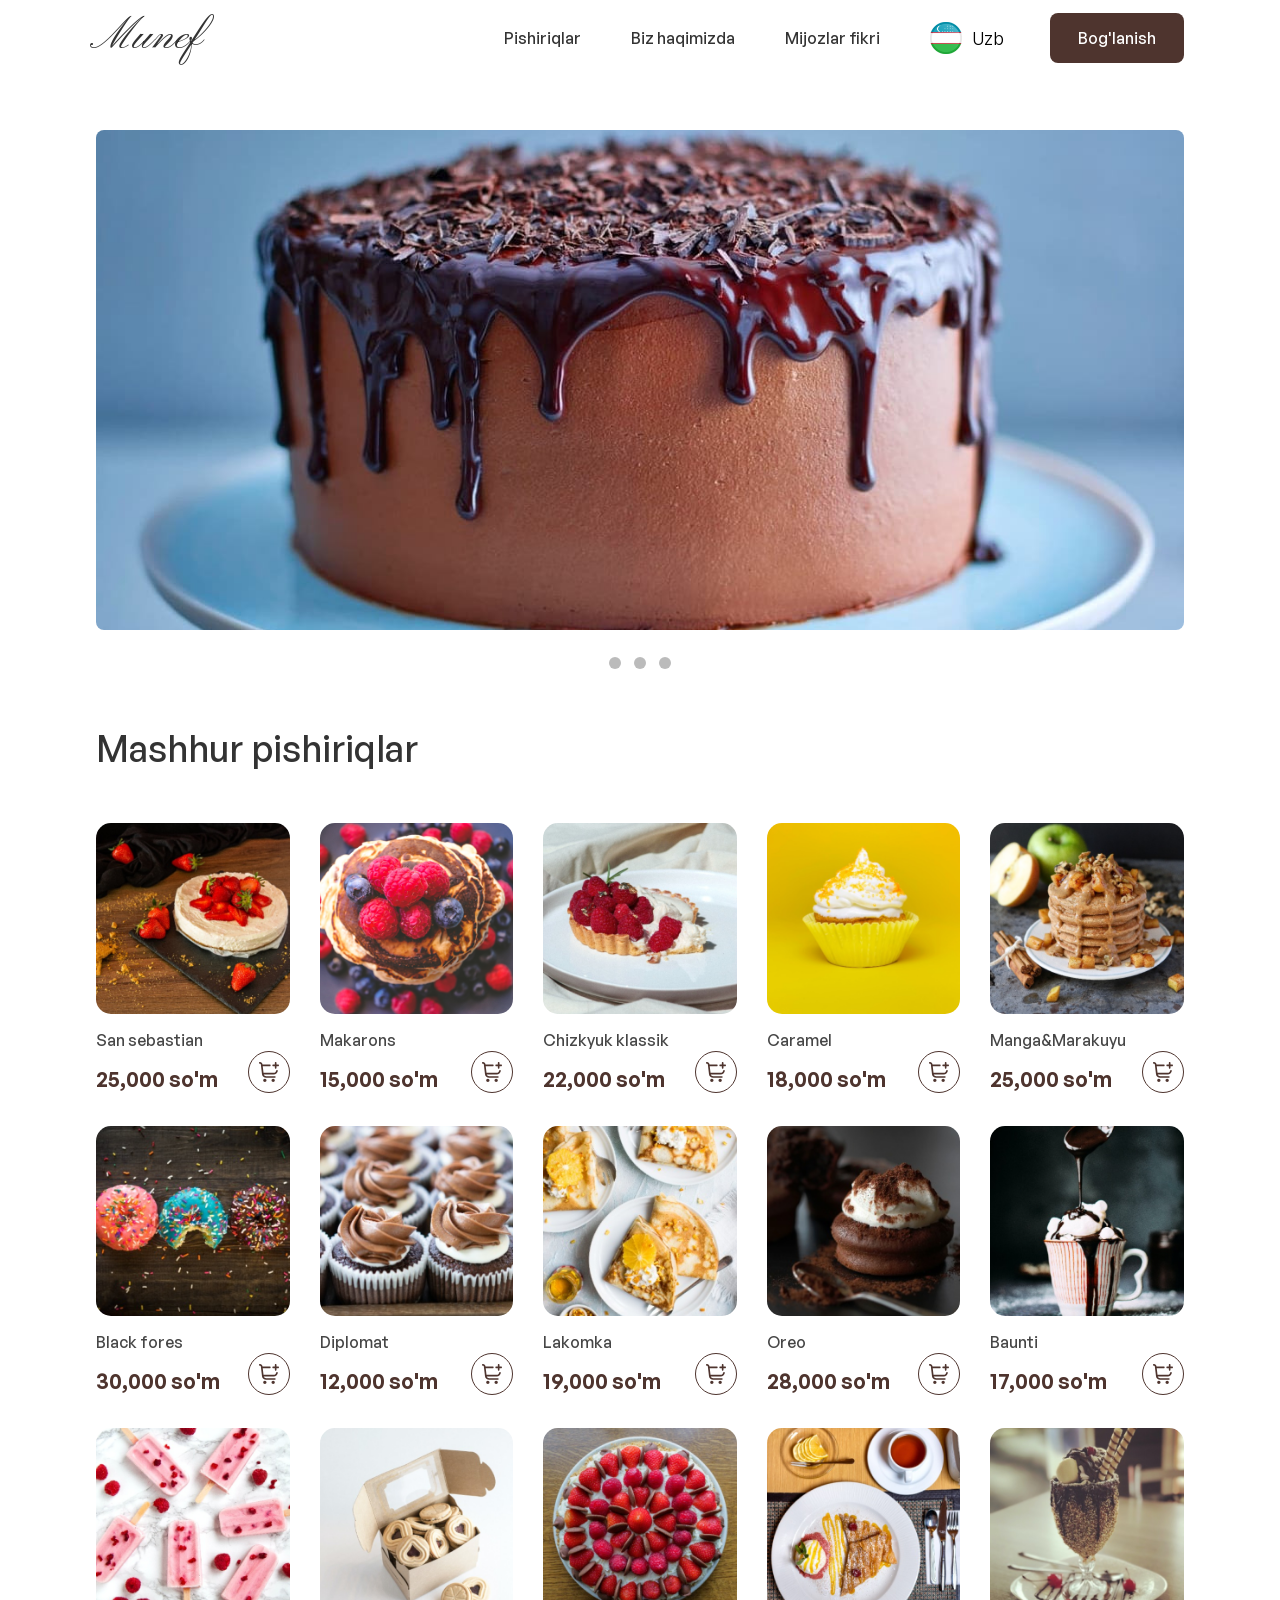
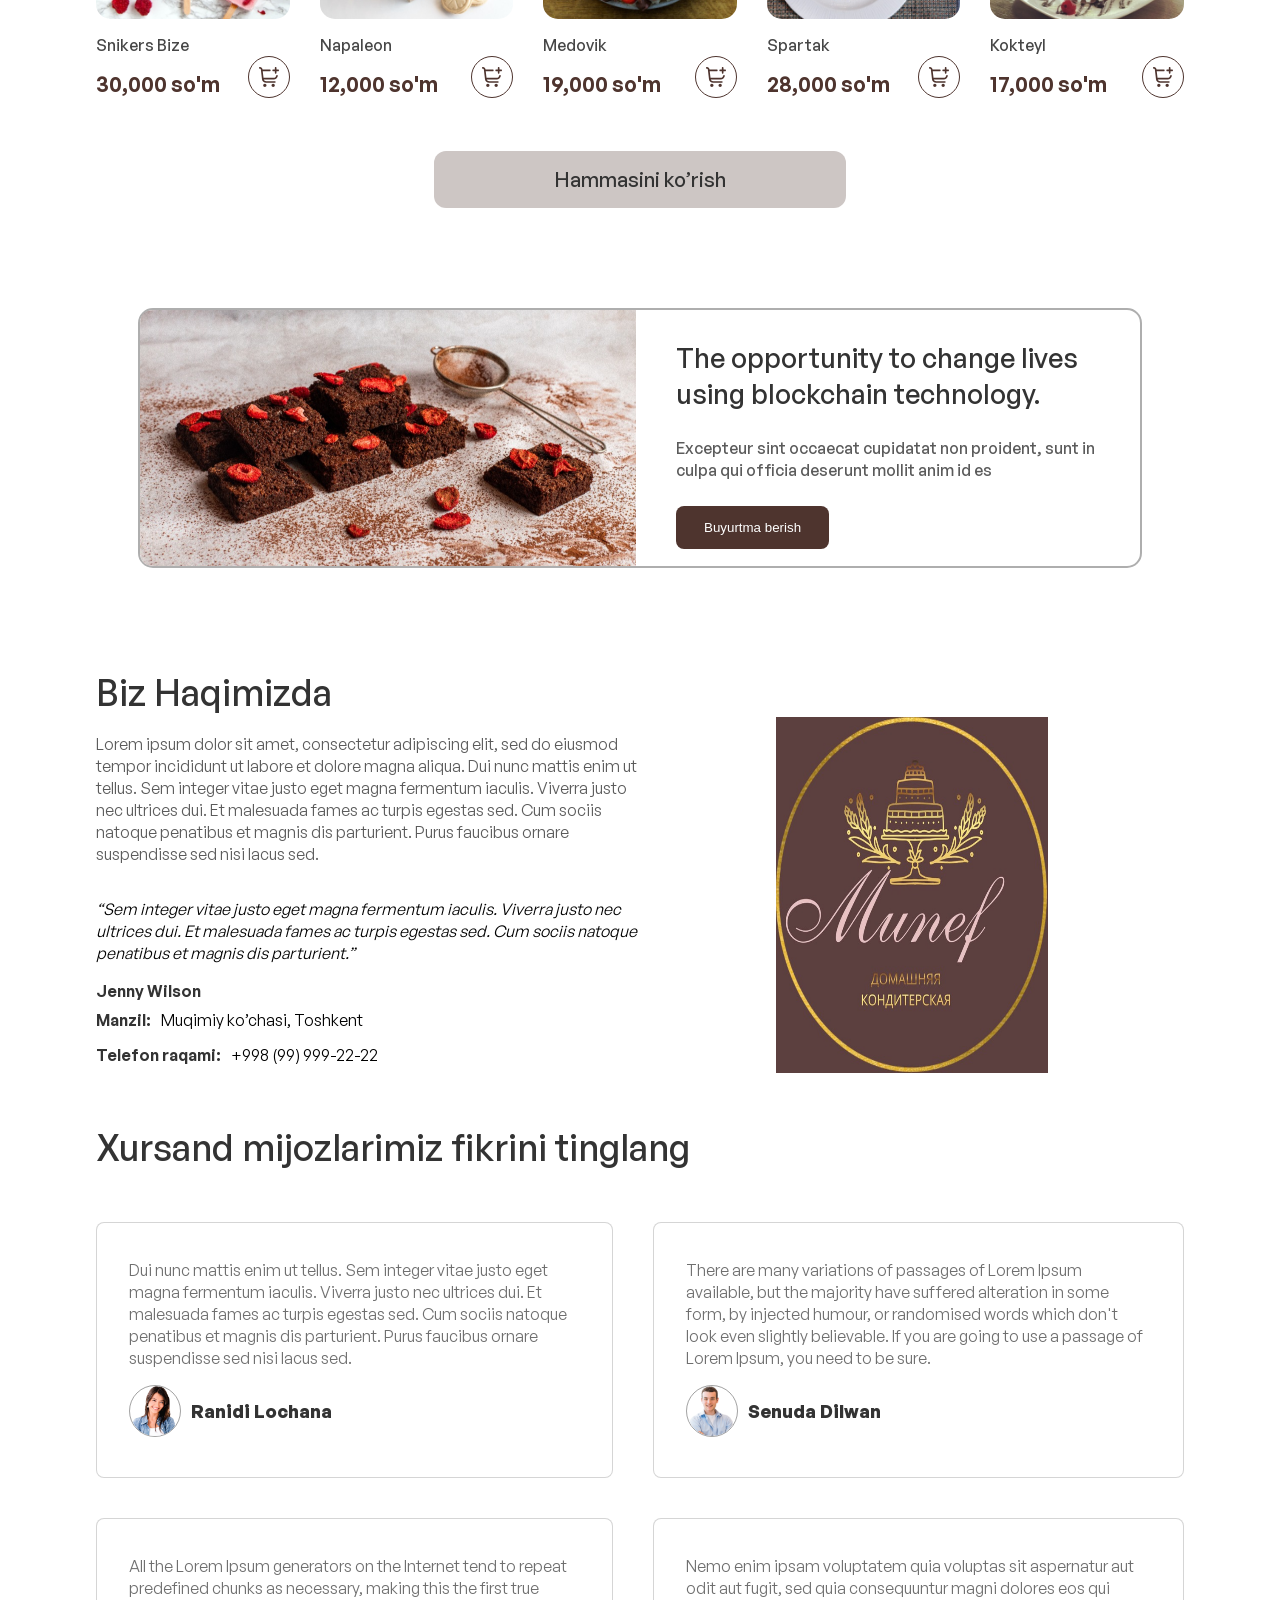
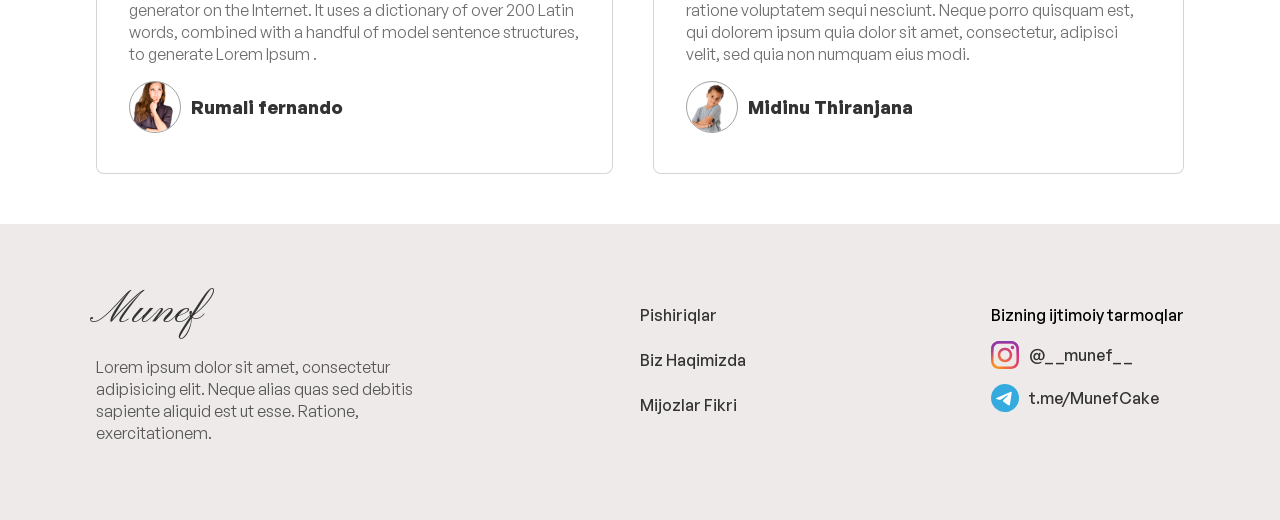
<file: index.html>
<!DOCTYPE html>
<html lang="en">

<head>
    <meta charset="UTF-8" />
    <meta name="viewport" content="width=device-width, initial-scale=1.0" />
    <title>Munef</title>
    <link rel="stylesheet" href="style.css">
    <link rel="stylesheet" href="https://cdnjs.cloudflare.com/ajax/libs/font-awesome/6.5.1/css/all.min.css"
        integrity="sha512-DTOQO9RWCH3ppGqcWaEA1BIZOC6xxalwEsw9c2QQeAIftl+Vegovlnee1c9QX4TctnWMn13TZye+giMm8e2LwA=="
        crossorigin="anonymous" referrerpolicy="no-referrer" />


</head>

<body>
    <div id="preloader"></div>

    <div class="header">
        <div class="nav">
            <input type="checkbox" id="nav-check" />
            <a href="index.html" class="nav-header">
                <div class="nav-title">
                    Munef
                </div>
            </a>
            <div class="nav-btn">
                <div class="switch_lang_mob">
                    <div class="switch_lang">
                        <div class="selected_lang" id="selectedLang2">
                            <img src="./img/uzbflag.png" alt="">Uzb
                        </div>
                        <div class="selection_lang" id="languageOptions2" style="display: none;">
                            <a href="index.html" class="sl1" id="uzbLang2"><img src="./img/uzbflag.png" alt="">Uzb</a>
                            <a href="./rus/index.html" class="sl2" id="rusLang2"><img src="./img/rusflag.png" alt="">Rus</a>
                        </div>
                    </div>
                </div>
                <label for="nav-check">
                    <span></span>
                    <span></span>
                    <span></span>
                </label>
            </div>
            <nav class="nav-links">
                <a href="index.html">
                    Pishiriqlar
                </a>
                <a href="#about">Biz haqimizda</a>
                <a href="#fikrlar">Mijozlar fikri</a>
                <div class="switch_lang_des">
                    <div class="switch_lang">
                        <div class="selected_lang" id="selectedLang">
                            <img src="./img/uzbflag.png" alt="">Uzb
                        </div>
                        <div class="selection_lang" id="languageOptions" style="display: none;">
                            <a href="index.html" class="sl1" id="uzbLang"><img src="./img/uzbflag.png" alt="">Uzb</a>
                            <a href="./rus/index.html" class="sl2" id="rusLang"><img src="./img/rusflag.png" alt="">Rus</a>
                        </div>
                    </div>
                </div>
                <a href="contact.html" class="contact-btn">Bog'lanish</a>
            </nav>
        </div>
    </div>
    <div class="body">

        <div class="slideshow-container">
            <div class="mySlides fade">
                <img src="./img/carousel2.jpg" style="width:100%">
            </div>
            <div class="mySlides fade">
                <img src="./img/carousel1.jpg" style="width:100%">
            </div>
            <div class="mySlides fade">
                <img src="./img/carousel3.jpg" style="width:100%">
            </div>
        </div>
        <br>

        <div style="text-align:center">
            <span class="dot" onclick="currentSlide(1)"></span>
            <span class="dot" onclick="currentSlide(2)"></span>
            <span class="dot" onclick="currentSlide(3)"></span>
        </div>

        <div class="products" id="products">
            <div class="products_heading">
                Mashhur pishiriqlar
            </div>
            <div class="cards">
                <div class="pcard">
                    <a href="product_detail.html" id="productLink">
                        <img src="./img/Rectangle 2.png" class="pcard-img" alt="">
                    </a>
                    <div class="pcard-title">
                        San sebastian
                    </div>
                    <div class="for-el">
                        <div class="pcard-price">25,000 so'm</div>
                        <a href="product_detail.html" class="pcard-cart">
                            <svg xmlns="http://www.w3.org/2000/svg" width="20" height="20" viewBox="0 0 20 20"
                                fill="none">
                                <g clip-path="url(#clip0_132_1609)">
                                    <path
                                        d="M5.83366 20C6.75413 20 7.50033 19.2538 7.50033 18.3333C7.50033 17.4128 6.75413 16.6666 5.83366 16.6666C4.91318 16.6666 4.16699 17.4128 4.16699 18.3333C4.16699 19.2538 4.91318 20 5.83366 20Z"
                                        fill="#4E342E" />
                                    <path
                                        d="M14.1667 20C15.0871 20 15.8333 19.2538 15.8333 18.3333C15.8333 17.4128 15.0871 16.6666 14.1667 16.6666C13.2462 16.6666 12.5 17.4128 12.5 18.3333C12.5 19.2538 13.2462 20 14.1667 20Z"
                                        fill="#4E342E" />
                                    <path
                                        d="M19.1663 2.5H17.4997V0.833333C17.4997 0.61232 17.4119 0.400358 17.2556 0.244078C17.0993 0.0877974 16.8874 0 16.6663 0C16.4453 0 16.2334 0.0877974 16.0771 0.244078C15.9208 0.400358 15.833 0.61232 15.833 0.833333V2.5H14.1663C13.9453 2.5 13.7334 2.5878 13.5771 2.74408C13.4208 2.90036 13.333 3.11232 13.333 3.33333C13.333 3.55435 13.4208 3.76631 13.5771 3.92259C13.7334 4.07887 13.9453 4.16667 14.1663 4.16667H15.833V5.83333C15.833 6.05435 15.9208 6.26631 16.0771 6.42259C16.2334 6.57887 16.4453 6.66667 16.6663 6.66667C16.8874 6.66667 17.0993 6.57887 17.2556 6.42259C17.4119 6.26631 17.4997 6.05435 17.4997 5.83333V4.16667H19.1663C19.3874 4.16667 19.5993 4.07887 19.7556 3.92259C19.9119 3.76631 19.9997 3.55435 19.9997 3.33333C19.9997 3.11232 19.9119 2.90036 19.7556 2.74408C19.5993 2.5878 19.3874 2.5 19.1663 2.5Z"
                                        fill="#4E342E" />
                                    <path
                                        d="M18.1425 8.105C18.0348 8.08484 17.9241 8.08626 17.8169 8.10919C17.7097 8.13212 17.6081 8.1761 17.518 8.23857C17.428 8.30105 17.3512 8.38078 17.2922 8.47315C17.2331 8.56552 17.193 8.66868 17.1742 8.77667C17.0702 9.35346 16.767 9.87541 16.3173 10.2513C15.8677 10.6272 15.3003 10.8332 14.7142 10.8333H4.515L3.73167 4.16667H10.8333C11.0543 4.16667 11.2663 4.07887 11.4226 3.92259C11.5789 3.76631 11.6667 3.55435 11.6667 3.33333C11.6667 3.11232 11.5789 2.90036 11.4226 2.74408C11.2663 2.5878 11.0543 2.5 10.8333 2.5H3.535L3.5 2.20667C3.42818 1.59883 3.13588 1.03846 2.67849 0.631753C2.2211 0.225045 1.6304 0.000260697 1.01833 0L0.833333 0C0.61232 0 0.400358 0.0877974 0.244078 0.244078C0.0877974 0.400358 0 0.61232 0 0.833333C0 1.05435 0.0877974 1.26631 0.244078 1.42259C0.400358 1.57887 0.61232 1.66667 0.833333 1.66667H1.01833C1.22244 1.66669 1.41945 1.74163 1.57198 1.87726C1.72451 2.0129 1.82195 2.19979 1.84583 2.4025L2.9925 12.1525C3.11154 13.1665 3.59873 14.1015 4.36159 14.78C5.12445 15.4585 6.10988 15.8334 7.13083 15.8333H15.8333C16.0543 15.8333 16.2663 15.7455 16.4226 15.5893C16.5789 15.433 16.6667 15.221 16.6667 15C16.6667 14.779 16.5789 14.567 16.4226 14.4107C16.2663 14.2545 16.0543 14.1667 15.8333 14.1667H7.13083C6.61377 14.1668 6.10939 14.0065 5.68718 13.708C5.26496 13.4096 4.94569 12.9875 4.77333 12.5H14.7142C15.691 12.5001 16.6367 12.157 17.3863 11.5307C18.1358 10.9044 18.6415 10.0346 18.815 9.07333C18.8345 8.96559 18.8325 8.85507 18.8092 8.74808C18.786 8.6411 18.7419 8.53974 18.6794 8.44981C18.6169 8.35989 18.5374 8.28315 18.4453 8.22398C18.3531 8.16482 18.2503 8.12439 18.1425 8.105Z"
                                        fill="#4E342E" />
                                </g>
                                <defs>
                                    <clipPath id="clip0_132_1609">
                                        <rect width="20" height="20" fill="white" />
                                    </clipPath>
                                </defs>
                            </svg>
                        </a>
                    </div>
                </div>

                <div class="pcard">
                    <a href="product_detail.html">
                        <img src="./img/Rectangle 3.png" class="pcard-img" alt="">
                    </a>
                    <div class="pcard-title">
                        Makarons
                    </div>
                    <div class="for-el">
                        <div class="pcard-price">15,000 so'm</div>
                        <a href="product_detail.html" class="pcard-cart">
                            <svg xmlns="http://www.w3.org/2000/svg" width="20" height="20" viewBox="0 0 20 20"
                                fill="none">
                                <g clip-path="url(#clip0_132_1609)">
                                    <path
                                        d="M5.83366 20C6.75413 20 7.50033 19.2538 7.50033 18.3333C7.50033 17.4128 6.75413 16.6666 5.83366 16.6666C4.91318 16.6666 4.16699 17.4128 4.16699 18.3333C4.16699 19.2538 4.91318 20 5.83366 20Z"
                                        fill="#4E342E" />
                                    <path
                                        d="M14.1667 20C15.0871 20 15.8333 19.2538 15.8333 18.3333C15.8333 17.4128 15.0871 16.6666 14.1667 16.6666C13.2462 16.6666 12.5 17.4128 12.5 18.3333C12.5 19.2538 13.2462 20 14.1667 20Z"
                                        fill="#4E342E" />
                                    <path
                                        d="M19.1663 2.5H17.4997V0.833333C17.4997 0.61232 17.4119 0.400358 17.2556 0.244078C17.0993 0.0877974 16.8874 0 16.6663 0C16.4453 0 16.2334 0.0877974 16.0771 0.244078C15.9208 0.400358 15.833 0.61232 15.833 0.833333V2.5H14.1663C13.9453 2.5 13.7334 2.5878 13.5771 2.74408C13.4208 2.90036 13.333 3.11232 13.333 3.33333C13.333 3.55435 13.4208 3.76631 13.5771 3.92259C13.7334 4.07887 13.9453 4.16667 14.1663 4.16667H15.833V5.83333C15.833 6.05435 15.9208 6.26631 16.0771 6.42259C16.2334 6.57887 16.4453 6.66667 16.6663 6.66667C16.8874 6.66667 17.0993 6.57887 17.2556 6.42259C17.4119 6.26631 17.4997 6.05435 17.4997 5.83333V4.16667H19.1663C19.3874 4.16667 19.5993 4.07887 19.7556 3.92259C19.9119 3.76631 19.9997 3.55435 19.9997 3.33333C19.9997 3.11232 19.9119 2.90036 19.7556 2.74408C19.5993 2.5878 19.3874 2.5 19.1663 2.5Z"
                                        fill="#4E342E" />
                                    <path
                                        d="M18.1425 8.105C18.0348 8.08484 17.9241 8.08626 17.8169 8.10919C17.7097 8.13212 17.6081 8.1761 17.518 8.23857C17.428 8.30105 17.3512 8.38078 17.2922 8.47315C17.2331 8.56552 17.193 8.66868 17.1742 8.77667C17.0702 9.35346 16.767 9.87541 16.3173 10.2513C15.8677 10.6272 15.3003 10.8332 14.7142 10.8333H4.515L3.73167 4.16667H10.8333C11.0543 4.16667 11.2663 4.07887 11.4226 3.92259C11.5789 3.76631 11.6667 3.55435 11.6667 3.33333C11.6667 3.11232 11.5789 2.90036 11.4226 2.74408C11.2663 2.5878 11.0543 2.5 10.8333 2.5H3.535L3.5 2.20667C3.42818 1.59883 3.13588 1.03846 2.67849 0.631753C2.2211 0.225045 1.6304 0.000260697 1.01833 0L0.833333 0C0.61232 0 0.400358 0.0877974 0.244078 0.244078C0.0877974 0.400358 0 0.61232 0 0.833333C0 1.05435 0.0877974 1.26631 0.244078 1.42259C0.400358 1.57887 0.61232 1.66667 0.833333 1.66667H1.01833C1.22244 1.66669 1.41945 1.74163 1.57198 1.87726C1.72451 2.0129 1.82195 2.19979 1.84583 2.4025L2.9925 12.1525C3.11154 13.1665 3.59873 14.1015 4.36159 14.78C5.12445 15.4585 6.10988 15.8334 7.13083 15.8333H15.8333C16.0543 15.8333 16.2663 15.7455 16.4226 15.5893C16.5789 15.433 16.6667 15.221 16.6667 15C16.6667 14.779 16.5789 14.567 16.4226 14.4107C16.2663 14.2545 16.0543 14.1667 15.8333 14.1667H7.13083C6.61377 14.1668 6.10939 14.0065 5.68718 13.708C5.26496 13.4096 4.94569 12.9875 4.77333 12.5H14.7142C15.691 12.5001 16.6367 12.157 17.3863 11.5307C18.1358 10.9044 18.6415 10.0346 18.815 9.07333C18.8345 8.96559 18.8325 8.85507 18.8092 8.74808C18.786 8.6411 18.7419 8.53974 18.6794 8.44981C18.6169 8.35989 18.5374 8.28315 18.4453 8.22398C18.3531 8.16482 18.2503 8.12439 18.1425 8.105Z"
                                        fill="#4E342E" />
                                </g>
                                <defs>
                                    <clipPath id="clip0_132_1609">
                                        <rect width="20" height="20" fill="white" />
                                    </clipPath>
                                </defs>
                            </svg>
                        </a>
                    </div>
                </div>

                <div class="pcard">
                    <a href="product_detail.html">
                        <img src="./img/Rectangle 4.png" class="pcard-img" alt="">
                    </a>
                    <div class="pcard-title">
                        Chizkyuk klassik
                    </div>
                    <div class="for-el">
                        <div class="pcard-price">22,000 so'm</div>
                        <a href="product_detail.html" class="pcard-cart">
                            <svg xmlns="http://www.w3.org/2000/svg" width="20" height="20" viewBox="0 0 20 20"
                                fill="none">
                                <g clip-path="url(#clip0_132_1609)">
                                    <path
                                        d="M5.83366 20C6.75413 20 7.50033 19.2538 7.50033 18.3333C7.50033 17.4128 6.75413 16.6666 5.83366 16.6666C4.91318 16.6666 4.16699 17.4128 4.16699 18.3333C4.16699 19.2538 4.91318 20 5.83366 20Z"
                                        fill="#4E342E" />
                                    <path
                                        d="M14.1667 20C15.0871 20 15.8333 19.2538 15.8333 18.3333C15.8333 17.4128 15.0871 16.6666 14.1667 16.6666C13.2462 16.6666 12.5 17.4128 12.5 18.3333C12.5 19.2538 13.2462 20 14.1667 20Z"
                                        fill="#4E342E" />
                                    <path
                                        d="M19.1663 2.5H17.4997V0.833333C17.4997 0.61232 17.4119 0.400358 17.2556 0.244078C17.0993 0.0877974 16.8874 0 16.6663 0C16.4453 0 16.2334 0.0877974 16.0771 0.244078C15.9208 0.400358 15.833 0.61232 15.833 0.833333V2.5H14.1663C13.9453 2.5 13.7334 2.5878 13.5771 2.74408C13.4208 2.90036 13.333 3.11232 13.333 3.33333C13.333 3.55435 13.4208 3.76631 13.5771 3.92259C13.7334 4.07887 13.9453 4.16667 14.1663 4.16667H15.833V5.83333C15.833 6.05435 15.9208 6.26631 16.0771 6.42259C16.2334 6.57887 16.4453 6.66667 16.6663 6.66667C16.8874 6.66667 17.0993 6.57887 17.2556 6.42259C17.4119 6.26631 17.4997 6.05435 17.4997 5.83333V4.16667H19.1663C19.3874 4.16667 19.5993 4.07887 19.7556 3.92259C19.9119 3.76631 19.9997 3.55435 19.9997 3.33333C19.9997 3.11232 19.9119 2.90036 19.7556 2.74408C19.5993 2.5878 19.3874 2.5 19.1663 2.5Z"
                                        fill="#4E342E" />
                                    <path
                                        d="M18.1425 8.105C18.0348 8.08484 17.9241 8.08626 17.8169 8.10919C17.7097 8.13212 17.6081 8.1761 17.518 8.23857C17.428 8.30105 17.3512 8.38078 17.2922 8.47315C17.2331 8.56552 17.193 8.66868 17.1742 8.77667C17.0702 9.35346 16.767 9.87541 16.3173 10.2513C15.8677 10.6272 15.3003 10.8332 14.7142 10.8333H4.515L3.73167 4.16667H10.8333C11.0543 4.16667 11.2663 4.07887 11.4226 3.92259C11.5789 3.76631 11.6667 3.55435 11.6667 3.33333C11.6667 3.11232 11.5789 2.90036 11.4226 2.74408C11.2663 2.5878 11.0543 2.5 10.8333 2.5H3.535L3.5 2.20667C3.42818 1.59883 3.13588 1.03846 2.67849 0.631753C2.2211 0.225045 1.6304 0.000260697 1.01833 0L0.833333 0C0.61232 0 0.400358 0.0877974 0.244078 0.244078C0.0877974 0.400358 0 0.61232 0 0.833333C0 1.05435 0.0877974 1.26631 0.244078 1.42259C0.400358 1.57887 0.61232 1.66667 0.833333 1.66667H1.01833C1.22244 1.66669 1.41945 1.74163 1.57198 1.87726C1.72451 2.0129 1.82195 2.19979 1.84583 2.4025L2.9925 12.1525C3.11154 13.1665 3.59873 14.1015 4.36159 14.78C5.12445 15.4585 6.10988 15.8334 7.13083 15.8333H15.8333C16.0543 15.8333 16.2663 15.7455 16.4226 15.5893C16.5789 15.433 16.6667 15.221 16.6667 15C16.6667 14.779 16.5789 14.567 16.4226 14.4107C16.2663 14.2545 16.0543 14.1667 15.8333 14.1667H7.13083C6.61377 14.1668 6.10939 14.0065 5.68718 13.708C5.26496 13.4096 4.94569 12.9875 4.77333 12.5H14.7142C15.691 12.5001 16.6367 12.157 17.3863 11.5307C18.1358 10.9044 18.6415 10.0346 18.815 9.07333C18.8345 8.96559 18.8325 8.85507 18.8092 8.74808C18.786 8.6411 18.7419 8.53974 18.6794 8.44981C18.6169 8.35989 18.5374 8.28315 18.4453 8.22398C18.3531 8.16482 18.2503 8.12439 18.1425 8.105Z"
                                        fill="#4E342E" />
                                </g>
                                <defs>
                                    <clipPath id="clip0_132_1609">
                                        <rect width="20" height="20" fill="white" />
                                    </clipPath>
                                </defs>
                            </svg>
                        </a>
                    </div>
                </div>

                <div class="pcard">
                    <a href="product_detail.html">
                        <img src="./img/Rectangle 5.png" class="pcard-img" alt="">
                    </a>
                    <div class="pcard-title">
                        Caramel
                    </div>
                    <div class="for-el">
                        <div class="pcard-price">18,000 so'm</div>
                        <a href="product_detail.html" class="pcard-cart">
                            <svg xmlns="http://www.w3.org/2000/svg" width="20" height="20" viewBox="0 0 20 20"
                                fill="none">
                                <g clip-path="url(#clip0_132_1609)">
                                    <path
                                        d="M5.83366 20C6.75413 20 7.50033 19.2538 7.50033 18.3333C7.50033 17.4128 6.75413 16.6666 5.83366 16.6666C4.91318 16.6666 4.16699 17.4128 4.16699 18.3333C4.16699 19.2538 4.91318 20 5.83366 20Z"
                                        fill="#4E342E" />
                                    <path
                                        d="M14.1667 20C15.0871 20 15.8333 19.2538 15.8333 18.3333C15.8333 17.4128 15.0871 16.6666 14.1667 16.6666C13.2462 16.6666 12.5 17.4128 12.5 18.3333C12.5 19.2538 13.2462 20 14.1667 20Z"
                                        fill="#4E342E" />
                                    <path
                                        d="M19.1663 2.5H17.4997V0.833333C17.4997 0.61232 17.4119 0.400358 17.2556 0.244078C17.0993 0.0877974 16.8874 0 16.6663 0C16.4453 0 16.2334 0.0877974 16.0771 0.244078C15.9208 0.400358 15.833 0.61232 15.833 0.833333V2.5H14.1663C13.9453 2.5 13.7334 2.5878 13.5771 2.74408C13.4208 2.90036 13.333 3.11232 13.333 3.33333C13.333 3.55435 13.4208 3.76631 13.5771 3.92259C13.7334 4.07887 13.9453 4.16667 14.1663 4.16667H15.833V5.83333C15.833 6.05435 15.9208 6.26631 16.0771 6.42259C16.2334 6.57887 16.4453 6.66667 16.6663 6.66667C16.8874 6.66667 17.0993 6.57887 17.2556 6.42259C17.4119 6.26631 17.4997 6.05435 17.4997 5.83333V4.16667H19.1663C19.3874 4.16667 19.5993 4.07887 19.7556 3.92259C19.9119 3.76631 19.9997 3.55435 19.9997 3.33333C19.9997 3.11232 19.9119 2.90036 19.7556 2.74408C19.5993 2.5878 19.3874 2.5 19.1663 2.5Z"
                                        fill="#4E342E" />
                                    <path
                                        d="M18.1425 8.105C18.0348 8.08484 17.9241 8.08626 17.8169 8.10919C17.7097 8.13212 17.6081 8.1761 17.518 8.23857C17.428 8.30105 17.3512 8.38078 17.2922 8.47315C17.2331 8.56552 17.193 8.66868 17.1742 8.77667C17.0702 9.35346 16.767 9.87541 16.3173 10.2513C15.8677 10.6272 15.3003 10.8332 14.7142 10.8333H4.515L3.73167 4.16667H10.8333C11.0543 4.16667 11.2663 4.07887 11.4226 3.92259C11.5789 3.76631 11.6667 3.55435 11.6667 3.33333C11.6667 3.11232 11.5789 2.90036 11.4226 2.74408C11.2663 2.5878 11.0543 2.5 10.8333 2.5H3.535L3.5 2.20667C3.42818 1.59883 3.13588 1.03846 2.67849 0.631753C2.2211 0.225045 1.6304 0.000260697 1.01833 0L0.833333 0C0.61232 0 0.400358 0.0877974 0.244078 0.244078C0.0877974 0.400358 0 0.61232 0 0.833333C0 1.05435 0.0877974 1.26631 0.244078 1.42259C0.400358 1.57887 0.61232 1.66667 0.833333 1.66667H1.01833C1.22244 1.66669 1.41945 1.74163 1.57198 1.87726C1.72451 2.0129 1.82195 2.19979 1.84583 2.4025L2.9925 12.1525C3.11154 13.1665 3.59873 14.1015 4.36159 14.78C5.12445 15.4585 6.10988 15.8334 7.13083 15.8333H15.8333C16.0543 15.8333 16.2663 15.7455 16.4226 15.5893C16.5789 15.433 16.6667 15.221 16.6667 15C16.6667 14.779 16.5789 14.567 16.4226 14.4107C16.2663 14.2545 16.0543 14.1667 15.8333 14.1667H7.13083C6.61377 14.1668 6.10939 14.0065 5.68718 13.708C5.26496 13.4096 4.94569 12.9875 4.77333 12.5H14.7142C15.691 12.5001 16.6367 12.157 17.3863 11.5307C18.1358 10.9044 18.6415 10.0346 18.815 9.07333C18.8345 8.96559 18.8325 8.85507 18.8092 8.74808C18.786 8.6411 18.7419 8.53974 18.6794 8.44981C18.6169 8.35989 18.5374 8.28315 18.4453 8.22398C18.3531 8.16482 18.2503 8.12439 18.1425 8.105Z"
                                        fill="#4E342E" />
                                </g>
                                <defs>
                                    <clipPath id="clip0_132_1609">
                                        <rect width="20" height="20" fill="white" />
                                    </clipPath>
                                </defs>
                            </svg>
                        </a>
                    </div>
                </div>

                <div class="pcard">
                    <a href="product_detail.html">
                        <img src="./img/Rectangle 6.png" class="pcard-img" alt="">
                    </a>
                    <div class="pcard-title">
                        Manga&Marakuyu
                    </div>
                    <div class="for-el">
                        <div class="pcard-price">25,000 so'm</div>
                        <a href="product_detail.html" class="pcard-cart">
                            <svg xmlns="http://www.w3.org/2000/svg" width="20" height="20" viewBox="0 0 20 20"
                                fill="none">
                                <g clip-path="url(#clip0_132_1609)">
                                    <path
                                        d="M5.83366 20C6.75413 20 7.50033 19.2538 7.50033 18.3333C7.50033 17.4128 6.75413 16.6666 5.83366 16.6666C4.91318 16.6666 4.16699 17.4128 4.16699 18.3333C4.16699 19.2538 4.91318 20 5.83366 20Z"
                                        fill="#4E342E" />
                                    <path
                                        d="M14.1667 20C15.0871 20 15.8333 19.2538 15.8333 18.3333C15.8333 17.4128 15.0871 16.6666 14.1667 16.6666C13.2462 16.6666 12.5 17.4128 12.5 18.3333C12.5 19.2538 13.2462 20 14.1667 20Z"
                                        fill="#4E342E" />
                                    <path
                                        d="M19.1663 2.5H17.4997V0.833333C17.4997 0.61232 17.4119 0.400358 17.2556 0.244078C17.0993 0.0877974 16.8874 0 16.6663 0C16.4453 0 16.2334 0.0877974 16.0771 0.244078C15.9208 0.400358 15.833 0.61232 15.833 0.833333V2.5H14.1663C13.9453 2.5 13.7334 2.5878 13.5771 2.74408C13.4208 2.90036 13.333 3.11232 13.333 3.33333C13.333 3.55435 13.4208 3.76631 13.5771 3.92259C13.7334 4.07887 13.9453 4.16667 14.1663 4.16667H15.833V5.83333C15.833 6.05435 15.9208 6.26631 16.0771 6.42259C16.2334 6.57887 16.4453 6.66667 16.6663 6.66667C16.8874 6.66667 17.0993 6.57887 17.2556 6.42259C17.4119 6.26631 17.4997 6.05435 17.4997 5.83333V4.16667H19.1663C19.3874 4.16667 19.5993 4.07887 19.7556 3.92259C19.9119 3.76631 19.9997 3.55435 19.9997 3.33333C19.9997 3.11232 19.9119 2.90036 19.7556 2.74408C19.5993 2.5878 19.3874 2.5 19.1663 2.5Z"
                                        fill="#4E342E" />
                                    <path
                                        d="M18.1425 8.105C18.0348 8.08484 17.9241 8.08626 17.8169 8.10919C17.7097 8.13212 17.6081 8.1761 17.518 8.23857C17.428 8.30105 17.3512 8.38078 17.2922 8.47315C17.2331 8.56552 17.193 8.66868 17.1742 8.77667C17.0702 9.35346 16.767 9.87541 16.3173 10.2513C15.8677 10.6272 15.3003 10.8332 14.7142 10.8333H4.515L3.73167 4.16667H10.8333C11.0543 4.16667 11.2663 4.07887 11.4226 3.92259C11.5789 3.76631 11.6667 3.55435 11.6667 3.33333C11.6667 3.11232 11.5789 2.90036 11.4226 2.74408C11.2663 2.5878 11.0543 2.5 10.8333 2.5H3.535L3.5 2.20667C3.42818 1.59883 3.13588 1.03846 2.67849 0.631753C2.2211 0.225045 1.6304 0.000260697 1.01833 0L0.833333 0C0.61232 0 0.400358 0.0877974 0.244078 0.244078C0.0877974 0.400358 0 0.61232 0 0.833333C0 1.05435 0.0877974 1.26631 0.244078 1.42259C0.400358 1.57887 0.61232 1.66667 0.833333 1.66667H1.01833C1.22244 1.66669 1.41945 1.74163 1.57198 1.87726C1.72451 2.0129 1.82195 2.19979 1.84583 2.4025L2.9925 12.1525C3.11154 13.1665 3.59873 14.1015 4.36159 14.78C5.12445 15.4585 6.10988 15.8334 7.13083 15.8333H15.8333C16.0543 15.8333 16.2663 15.7455 16.4226 15.5893C16.5789 15.433 16.6667 15.221 16.6667 15C16.6667 14.779 16.5789 14.567 16.4226 14.4107C16.2663 14.2545 16.0543 14.1667 15.8333 14.1667H7.13083C6.61377 14.1668 6.10939 14.0065 5.68718 13.708C5.26496 13.4096 4.94569 12.9875 4.77333 12.5H14.7142C15.691 12.5001 16.6367 12.157 17.3863 11.5307C18.1358 10.9044 18.6415 10.0346 18.815 9.07333C18.8345 8.96559 18.8325 8.85507 18.8092 8.74808C18.786 8.6411 18.7419 8.53974 18.6794 8.44981C18.6169 8.35989 18.5374 8.28315 18.4453 8.22398C18.3531 8.16482 18.2503 8.12439 18.1425 8.105Z"
                                        fill="#4E342E" />
                                </g>
                                <defs>
                                    <clipPath id="clip0_132_1609">
                                        <rect width="20" height="20" fill="white" />
                                    </clipPath>
                                </defs>
                            </svg>
                        </a>
                    </div>
                </div>


                <div class="pcard">
                    <a href="product_detail.html">
                        <img src="./img/Rectangle 7.png" class="pcard-img" alt="">
                    </a>
                    <div class="pcard-title">
                        Black fores
                    </div>
                    <div class="for-el">
                        <div class="pcard-price">30,000 so'm</div>
                        <a href="product_detail.html" class="pcard-cart">
                            <svg xmlns="http://www.w3.org/2000/svg" width="20" height="20" viewBox="0 0 20 20"
                                fill="none">
                                <g clip-path="url(#clip0_132_1609)">
                                    <path
                                        d="M5.83366 20C6.75413 20 7.50033 19.2538 7.50033 18.3333C7.50033 17.4128 6.75413 16.6666 5.83366 16.6666C4.91318 16.6666 4.16699 17.4128 4.16699 18.3333C4.16699 19.2538 4.91318 20 5.83366 20Z"
                                        fill="#4E342E" />
                                    <path
                                        d="M14.1667 20C15.0871 20 15.8333 19.2538 15.8333 18.3333C15.8333 17.4128 15.0871 16.6666 14.1667 16.6666C13.2462 16.6666 12.5 17.4128 12.5 18.3333C12.5 19.2538 13.2462 20 14.1667 20Z"
                                        fill="#4E342E" />
                                    <path
                                        d="M19.1663 2.5H17.4997V0.833333C17.4997 0.61232 17.4119 0.400358 17.2556 0.244078C17.0993 0.0877974 16.8874 0 16.6663 0C16.4453 0 16.2334 0.0877974 16.0771 0.244078C15.9208 0.400358 15.833 0.61232 15.833 0.833333V2.5H14.1663C13.9453 2.5 13.7334 2.5878 13.5771 2.74408C13.4208 2.90036 13.333 3.11232 13.333 3.33333C13.333 3.55435 13.4208 3.76631 13.5771 3.92259C13.7334 4.07887 13.9453 4.16667 14.1663 4.16667H15.833V5.83333C15.833 6.05435 15.9208 6.26631 16.0771 6.42259C16.2334 6.57887 16.4453 6.66667 16.6663 6.66667C16.8874 6.66667 17.0993 6.57887 17.2556 6.42259C17.4119 6.26631 17.4997 6.05435 17.4997 5.83333V4.16667H19.1663C19.3874 4.16667 19.5993 4.07887 19.7556 3.92259C19.9119 3.76631 19.9997 3.55435 19.9997 3.33333C19.9997 3.11232 19.9119 2.90036 19.7556 2.74408C19.5993 2.5878 19.3874 2.5 19.1663 2.5Z"
                                        fill="#4E342E" />
                                    <path
                                        d="M18.1425 8.105C18.0348 8.08484 17.9241 8.08626 17.8169 8.10919C17.7097 8.13212 17.6081 8.1761 17.518 8.23857C17.428 8.30105 17.3512 8.38078 17.2922 8.47315C17.2331 8.56552 17.193 8.66868 17.1742 8.77667C17.0702 9.35346 16.767 9.87541 16.3173 10.2513C15.8677 10.6272 15.3003 10.8332 14.7142 10.8333H4.515L3.73167 4.16667H10.8333C11.0543 4.16667 11.2663 4.07887 11.4226 3.92259C11.5789 3.76631 11.6667 3.55435 11.6667 3.33333C11.6667 3.11232 11.5789 2.90036 11.4226 2.74408C11.2663 2.5878 11.0543 2.5 10.8333 2.5H3.535L3.5 2.20667C3.42818 1.59883 3.13588 1.03846 2.67849 0.631753C2.2211 0.225045 1.6304 0.000260697 1.01833 0L0.833333 0C0.61232 0 0.400358 0.0877974 0.244078 0.244078C0.0877974 0.400358 0 0.61232 0 0.833333C0 1.05435 0.0877974 1.26631 0.244078 1.42259C0.400358 1.57887 0.61232 1.66667 0.833333 1.66667H1.01833C1.22244 1.66669 1.41945 1.74163 1.57198 1.87726C1.72451 2.0129 1.82195 2.19979 1.84583 2.4025L2.9925 12.1525C3.11154 13.1665 3.59873 14.1015 4.36159 14.78C5.12445 15.4585 6.10988 15.8334 7.13083 15.8333H15.8333C16.0543 15.8333 16.2663 15.7455 16.4226 15.5893C16.5789 15.433 16.6667 15.221 16.6667 15C16.6667 14.779 16.5789 14.567 16.4226 14.4107C16.2663 14.2545 16.0543 14.1667 15.8333 14.1667H7.13083C6.61377 14.1668 6.10939 14.0065 5.68718 13.708C5.26496 13.4096 4.94569 12.9875 4.77333 12.5H14.7142C15.691 12.5001 16.6367 12.157 17.3863 11.5307C18.1358 10.9044 18.6415 10.0346 18.815 9.07333C18.8345 8.96559 18.8325 8.85507 18.8092 8.74808C18.786 8.6411 18.7419 8.53974 18.6794 8.44981C18.6169 8.35989 18.5374 8.28315 18.4453 8.22398C18.3531 8.16482 18.2503 8.12439 18.1425 8.105Z"
                                        fill="#4E342E" />
                                </g>
                                <defs>
                                    <clipPath id="clip0_132_1609">
                                        <rect width="20" height="20" fill="white" />
                                    </clipPath>
                                </defs>
                            </svg>
                        </a>
                    </div>
                </div>

                <div class="pcard">
                    <a href="product_detail.html">
                        <img src="./img/Rectangle 8.png" class="pcard-img" alt="">
                    </a>
                    <div class="pcard-title">
                        Diplomat
                    </div>
                    <div class="for-el">
                        <div class="pcard-price">12,000 so'm</div>
                        <a href="product_detail.html" class="pcard-cart">
                            <svg xmlns="http://www.w3.org/2000/svg" width="20" height="20" viewBox="0 0 20 20"
                                fill="none">
                                <g clip-path="url(#clip0_132_1609)">
                                    <path
                                        d="M5.83366 20C6.75413 20 7.50033 19.2538 7.50033 18.3333C7.50033 17.4128 6.75413 16.6666 5.83366 16.6666C4.91318 16.6666 4.16699 17.4128 4.16699 18.3333C4.16699 19.2538 4.91318 20 5.83366 20Z"
                                        fill="#4E342E" />
                                    <path
                                        d="M14.1667 20C15.0871 20 15.8333 19.2538 15.8333 18.3333C15.8333 17.4128 15.0871 16.6666 14.1667 16.6666C13.2462 16.6666 12.5 17.4128 12.5 18.3333C12.5 19.2538 13.2462 20 14.1667 20Z"
                                        fill="#4E342E" />
                                    <path
                                        d="M19.1663 2.5H17.4997V0.833333C17.4997 0.61232 17.4119 0.400358 17.2556 0.244078C17.0993 0.0877974 16.8874 0 16.6663 0C16.4453 0 16.2334 0.0877974 16.0771 0.244078C15.9208 0.400358 15.833 0.61232 15.833 0.833333V2.5H14.1663C13.9453 2.5 13.7334 2.5878 13.5771 2.74408C13.4208 2.90036 13.333 3.11232 13.333 3.33333C13.333 3.55435 13.4208 3.76631 13.5771 3.92259C13.7334 4.07887 13.9453 4.16667 14.1663 4.16667H15.833V5.83333C15.833 6.05435 15.9208 6.26631 16.0771 6.42259C16.2334 6.57887 16.4453 6.66667 16.6663 6.66667C16.8874 6.66667 17.0993 6.57887 17.2556 6.42259C17.4119 6.26631 17.4997 6.05435 17.4997 5.83333V4.16667H19.1663C19.3874 4.16667 19.5993 4.07887 19.7556 3.92259C19.9119 3.76631 19.9997 3.55435 19.9997 3.33333C19.9997 3.11232 19.9119 2.90036 19.7556 2.74408C19.5993 2.5878 19.3874 2.5 19.1663 2.5Z"
                                        fill="#4E342E" />
                                    <path
                                        d="M18.1425 8.105C18.0348 8.08484 17.9241 8.08626 17.8169 8.10919C17.7097 8.13212 17.6081 8.1761 17.518 8.23857C17.428 8.30105 17.3512 8.38078 17.2922 8.47315C17.2331 8.56552 17.193 8.66868 17.1742 8.77667C17.0702 9.35346 16.767 9.87541 16.3173 10.2513C15.8677 10.6272 15.3003 10.8332 14.7142 10.8333H4.515L3.73167 4.16667H10.8333C11.0543 4.16667 11.2663 4.07887 11.4226 3.92259C11.5789 3.76631 11.6667 3.55435 11.6667 3.33333C11.6667 3.11232 11.5789 2.90036 11.4226 2.74408C11.2663 2.5878 11.0543 2.5 10.8333 2.5H3.535L3.5 2.20667C3.42818 1.59883 3.13588 1.03846 2.67849 0.631753C2.2211 0.225045 1.6304 0.000260697 1.01833 0L0.833333 0C0.61232 0 0.400358 0.0877974 0.244078 0.244078C0.0877974 0.400358 0 0.61232 0 0.833333C0 1.05435 0.0877974 1.26631 0.244078 1.42259C0.400358 1.57887 0.61232 1.66667 0.833333 1.66667H1.01833C1.22244 1.66669 1.41945 1.74163 1.57198 1.87726C1.72451 2.0129 1.82195 2.19979 1.84583 2.4025L2.9925 12.1525C3.11154 13.1665 3.59873 14.1015 4.36159 14.78C5.12445 15.4585 6.10988 15.8334 7.13083 15.8333H15.8333C16.0543 15.8333 16.2663 15.7455 16.4226 15.5893C16.5789 15.433 16.6667 15.221 16.6667 15C16.6667 14.779 16.5789 14.567 16.4226 14.4107C16.2663 14.2545 16.0543 14.1667 15.8333 14.1667H7.13083C6.61377 14.1668 6.10939 14.0065 5.68718 13.708C5.26496 13.4096 4.94569 12.9875 4.77333 12.5H14.7142C15.691 12.5001 16.6367 12.157 17.3863 11.5307C18.1358 10.9044 18.6415 10.0346 18.815 9.07333C18.8345 8.96559 18.8325 8.85507 18.8092 8.74808C18.786 8.6411 18.7419 8.53974 18.6794 8.44981C18.6169 8.35989 18.5374 8.28315 18.4453 8.22398C18.3531 8.16482 18.2503 8.12439 18.1425 8.105Z"
                                        fill="#4E342E" />
                                </g>
                                <defs>
                                    <clipPath id="clip0_132_1609">
                                        <rect width="20" height="20" fill="white" />
                                    </clipPath>
                                </defs>
                            </svg>
                        </a>
                    </div>
                </div>

                <div class="pcard">
                    <a href="product_detail.html">
                        <img src="./img/Rectangle 9.png" class="pcard-img" alt="">
                    </a>
                    <div class="pcard-title">
                        Lakomka
                    </div>
                    <div class="for-el">
                        <div class="pcard-price">19,000 so'm</div>
                        <a href="product_detail.html" class="pcard-cart">
                            <svg xmlns="http://www.w3.org/2000/svg" width="20" height="20" viewBox="0 0 20 20"
                                fill="none">
                                <g clip-path="url(#clip0_132_1609)">
                                    <path
                                        d="M5.83366 20C6.75413 20 7.50033 19.2538 7.50033 18.3333C7.50033 17.4128 6.75413 16.6666 5.83366 16.6666C4.91318 16.6666 4.16699 17.4128 4.16699 18.3333C4.16699 19.2538 4.91318 20 5.83366 20Z"
                                        fill="#4E342E" />
                                    <path
                                        d="M14.1667 20C15.0871 20 15.8333 19.2538 15.8333 18.3333C15.8333 17.4128 15.0871 16.6666 14.1667 16.6666C13.2462 16.6666 12.5 17.4128 12.5 18.3333C12.5 19.2538 13.2462 20 14.1667 20Z"
                                        fill="#4E342E" />
                                    <path
                                        d="M19.1663 2.5H17.4997V0.833333C17.4997 0.61232 17.4119 0.400358 17.2556 0.244078C17.0993 0.0877974 16.8874 0 16.6663 0C16.4453 0 16.2334 0.0877974 16.0771 0.244078C15.9208 0.400358 15.833 0.61232 15.833 0.833333V2.5H14.1663C13.9453 2.5 13.7334 2.5878 13.5771 2.74408C13.4208 2.90036 13.333 3.11232 13.333 3.33333C13.333 3.55435 13.4208 3.76631 13.5771 3.92259C13.7334 4.07887 13.9453 4.16667 14.1663 4.16667H15.833V5.83333C15.833 6.05435 15.9208 6.26631 16.0771 6.42259C16.2334 6.57887 16.4453 6.66667 16.6663 6.66667C16.8874 6.66667 17.0993 6.57887 17.2556 6.42259C17.4119 6.26631 17.4997 6.05435 17.4997 5.83333V4.16667H19.1663C19.3874 4.16667 19.5993 4.07887 19.7556 3.92259C19.9119 3.76631 19.9997 3.55435 19.9997 3.33333C19.9997 3.11232 19.9119 2.90036 19.7556 2.74408C19.5993 2.5878 19.3874 2.5 19.1663 2.5Z"
                                        fill="#4E342E" />
                                    <path
                                        d="M18.1425 8.105C18.0348 8.08484 17.9241 8.08626 17.8169 8.10919C17.7097 8.13212 17.6081 8.1761 17.518 8.23857C17.428 8.30105 17.3512 8.38078 17.2922 8.47315C17.2331 8.56552 17.193 8.66868 17.1742 8.77667C17.0702 9.35346 16.767 9.87541 16.3173 10.2513C15.8677 10.6272 15.3003 10.8332 14.7142 10.8333H4.515L3.73167 4.16667H10.8333C11.0543 4.16667 11.2663 4.07887 11.4226 3.92259C11.5789 3.76631 11.6667 3.55435 11.6667 3.33333C11.6667 3.11232 11.5789 2.90036 11.4226 2.74408C11.2663 2.5878 11.0543 2.5 10.8333 2.5H3.535L3.5 2.20667C3.42818 1.59883 3.13588 1.03846 2.67849 0.631753C2.2211 0.225045 1.6304 0.000260697 1.01833 0L0.833333 0C0.61232 0 0.400358 0.0877974 0.244078 0.244078C0.0877974 0.400358 0 0.61232 0 0.833333C0 1.05435 0.0877974 1.26631 0.244078 1.42259C0.400358 1.57887 0.61232 1.66667 0.833333 1.66667H1.01833C1.22244 1.66669 1.41945 1.74163 1.57198 1.87726C1.72451 2.0129 1.82195 2.19979 1.84583 2.4025L2.9925 12.1525C3.11154 13.1665 3.59873 14.1015 4.36159 14.78C5.12445 15.4585 6.10988 15.8334 7.13083 15.8333H15.8333C16.0543 15.8333 16.2663 15.7455 16.4226 15.5893C16.5789 15.433 16.6667 15.221 16.6667 15C16.6667 14.779 16.5789 14.567 16.4226 14.4107C16.2663 14.2545 16.0543 14.1667 15.8333 14.1667H7.13083C6.61377 14.1668 6.10939 14.0065 5.68718 13.708C5.26496 13.4096 4.94569 12.9875 4.77333 12.5H14.7142C15.691 12.5001 16.6367 12.157 17.3863 11.5307C18.1358 10.9044 18.6415 10.0346 18.815 9.07333C18.8345 8.96559 18.8325 8.85507 18.8092 8.74808C18.786 8.6411 18.7419 8.53974 18.6794 8.44981C18.6169 8.35989 18.5374 8.28315 18.4453 8.22398C18.3531 8.16482 18.2503 8.12439 18.1425 8.105Z"
                                        fill="#4E342E" />
                                </g>
                                <defs>
                                    <clipPath id="clip0_132_1609">
                                        <rect width="20" height="20" fill="white" />
                                    </clipPath>
                                </defs>
                            </svg>
                        </a>
                    </div>
                </div>

                <div class="pcard">
                    <a href="product_detail.html">
                        <img src="./img/Rectangle 10.png" class="pcard-img" alt="">
                    </a>
                    <div class="pcard-title">
                        Oreo
                    </div>
                    <div class="for-el">
                        <div class="pcard-price">28,000 so'm</div>
                        <a href="product_detail.html" class="pcard-cart">
                            <svg xmlns="http://www.w3.org/2000/svg" width="20" height="20" viewBox="0 0 20 20"
                                fill="none">
                                <g clip-path="url(#clip0_132_1609)">
                                    <path
                                        d="M5.83366 20C6.75413 20 7.50033 19.2538 7.50033 18.3333C7.50033 17.4128 6.75413 16.6666 5.83366 16.6666C4.91318 16.6666 4.16699 17.4128 4.16699 18.3333C4.16699 19.2538 4.91318 20 5.83366 20Z"
                                        fill="#4E342E" />
                                    <path
                                        d="M14.1667 20C15.0871 20 15.8333 19.2538 15.8333 18.3333C15.8333 17.4128 15.0871 16.6666 14.1667 16.6666C13.2462 16.6666 12.5 17.4128 12.5 18.3333C12.5 19.2538 13.2462 20 14.1667 20Z"
                                        fill="#4E342E" />
                                    <path
                                        d="M19.1663 2.5H17.4997V0.833333C17.4997 0.61232 17.4119 0.400358 17.2556 0.244078C17.0993 0.0877974 16.8874 0 16.6663 0C16.4453 0 16.2334 0.0877974 16.0771 0.244078C15.9208 0.400358 15.833 0.61232 15.833 0.833333V2.5H14.1663C13.9453 2.5 13.7334 2.5878 13.5771 2.74408C13.4208 2.90036 13.333 3.11232 13.333 3.33333C13.333 3.55435 13.4208 3.76631 13.5771 3.92259C13.7334 4.07887 13.9453 4.16667 14.1663 4.16667H15.833V5.83333C15.833 6.05435 15.9208 6.26631 16.0771 6.42259C16.2334 6.57887 16.4453 6.66667 16.6663 6.66667C16.8874 6.66667 17.0993 6.57887 17.2556 6.42259C17.4119 6.26631 17.4997 6.05435 17.4997 5.83333V4.16667H19.1663C19.3874 4.16667 19.5993 4.07887 19.7556 3.92259C19.9119 3.76631 19.9997 3.55435 19.9997 3.33333C19.9997 3.11232 19.9119 2.90036 19.7556 2.74408C19.5993 2.5878 19.3874 2.5 19.1663 2.5Z"
                                        fill="#4E342E" />
                                    <path
                                        d="M18.1425 8.105C18.0348 8.08484 17.9241 8.08626 17.8169 8.10919C17.7097 8.13212 17.6081 8.1761 17.518 8.23857C17.428 8.30105 17.3512 8.38078 17.2922 8.47315C17.2331 8.56552 17.193 8.66868 17.1742 8.77667C17.0702 9.35346 16.767 9.87541 16.3173 10.2513C15.8677 10.6272 15.3003 10.8332 14.7142 10.8333H4.515L3.73167 4.16667H10.8333C11.0543 4.16667 11.2663 4.07887 11.4226 3.92259C11.5789 3.76631 11.6667 3.55435 11.6667 3.33333C11.6667 3.11232 11.5789 2.90036 11.4226 2.74408C11.2663 2.5878 11.0543 2.5 10.8333 2.5H3.535L3.5 2.20667C3.42818 1.59883 3.13588 1.03846 2.67849 0.631753C2.2211 0.225045 1.6304 0.000260697 1.01833 0L0.833333 0C0.61232 0 0.400358 0.0877974 0.244078 0.244078C0.0877974 0.400358 0 0.61232 0 0.833333C0 1.05435 0.0877974 1.26631 0.244078 1.42259C0.400358 1.57887 0.61232 1.66667 0.833333 1.66667H1.01833C1.22244 1.66669 1.41945 1.74163 1.57198 1.87726C1.72451 2.0129 1.82195 2.19979 1.84583 2.4025L2.9925 12.1525C3.11154 13.1665 3.59873 14.1015 4.36159 14.78C5.12445 15.4585 6.10988 15.8334 7.13083 15.8333H15.8333C16.0543 15.8333 16.2663 15.7455 16.4226 15.5893C16.5789 15.433 16.6667 15.221 16.6667 15C16.6667 14.779 16.5789 14.567 16.4226 14.4107C16.2663 14.2545 16.0543 14.1667 15.8333 14.1667H7.13083C6.61377 14.1668 6.10939 14.0065 5.68718 13.708C5.26496 13.4096 4.94569 12.9875 4.77333 12.5H14.7142C15.691 12.5001 16.6367 12.157 17.3863 11.5307C18.1358 10.9044 18.6415 10.0346 18.815 9.07333C18.8345 8.96559 18.8325 8.85507 18.8092 8.74808C18.786 8.6411 18.7419 8.53974 18.6794 8.44981C18.6169 8.35989 18.5374 8.28315 18.4453 8.22398C18.3531 8.16482 18.2503 8.12439 18.1425 8.105Z"
                                        fill="#4E342E" />
                                </g>
                                <defs>
                                    <clipPath id="clip0_132_1609">
                                        <rect width="20" height="20" fill="white" />
                                    </clipPath>
                                </defs>
                            </svg>
                        </a>
                    </div>
                </div>
                <div class="pcard">
                    <a href="product_detail.html">
                        <img src="./img/Rectangle 11.png" class="pcard-img" alt="">
                    </a>
                    <div class="pcard-title">
                        Baunti
                    </div>
                    <div class="for-el">
                        <div class="pcard-price">17,000 so'm</div>
                        <a href="product_detail.html" class="pcard-cart">
                            <svg xmlns="http://www.w3.org/2000/svg" width="20" height="20" viewBox="0 0 20 20"
                                fill="none">
                                <g clip-path="url(#clip0_132_1609)">
                                    <path
                                        d="M5.83366 20C6.75413 20 7.50033 19.2538 7.50033 18.3333C7.50033 17.4128 6.75413 16.6666 5.83366 16.6666C4.91318 16.6666 4.16699 17.4128 4.16699 18.3333C4.16699 19.2538 4.91318 20 5.83366 20Z"
                                        fill="#4E342E" />
                                    <path
                                        d="M14.1667 20C15.0871 20 15.8333 19.2538 15.8333 18.3333C15.8333 17.4128 15.0871 16.6666 14.1667 16.6666C13.2462 16.6666 12.5 17.4128 12.5 18.3333C12.5 19.2538 13.2462 20 14.1667 20Z"
                                        fill="#4E342E" />
                                    <path
                                        d="M19.1663 2.5H17.4997V0.833333C17.4997 0.61232 17.4119 0.400358 17.2556 0.244078C17.0993 0.0877974 16.8874 0 16.6663 0C16.4453 0 16.2334 0.0877974 16.0771 0.244078C15.9208 0.400358 15.833 0.61232 15.833 0.833333V2.5H14.1663C13.9453 2.5 13.7334 2.5878 13.5771 2.74408C13.4208 2.90036 13.333 3.11232 13.333 3.33333C13.333 3.55435 13.4208 3.76631 13.5771 3.92259C13.7334 4.07887 13.9453 4.16667 14.1663 4.16667H15.833V5.83333C15.833 6.05435 15.9208 6.26631 16.0771 6.42259C16.2334 6.57887 16.4453 6.66667 16.6663 6.66667C16.8874 6.66667 17.0993 6.57887 17.2556 6.42259C17.4119 6.26631 17.4997 6.05435 17.4997 5.83333V4.16667H19.1663C19.3874 4.16667 19.5993 4.07887 19.7556 3.92259C19.9119 3.76631 19.9997 3.55435 19.9997 3.33333C19.9997 3.11232 19.9119 2.90036 19.7556 2.74408C19.5993 2.5878 19.3874 2.5 19.1663 2.5Z"
                                        fill="#4E342E" />
                                    <path
                                        d="M18.1425 8.105C18.0348 8.08484 17.9241 8.08626 17.8169 8.10919C17.7097 8.13212 17.6081 8.1761 17.518 8.23857C17.428 8.30105 17.3512 8.38078 17.2922 8.47315C17.2331 8.56552 17.193 8.66868 17.1742 8.77667C17.0702 9.35346 16.767 9.87541 16.3173 10.2513C15.8677 10.6272 15.3003 10.8332 14.7142 10.8333H4.515L3.73167 4.16667H10.8333C11.0543 4.16667 11.2663 4.07887 11.4226 3.92259C11.5789 3.76631 11.6667 3.55435 11.6667 3.33333C11.6667 3.11232 11.5789 2.90036 11.4226 2.74408C11.2663 2.5878 11.0543 2.5 10.8333 2.5H3.535L3.5 2.20667C3.42818 1.59883 3.13588 1.03846 2.67849 0.631753C2.2211 0.225045 1.6304 0.000260697 1.01833 0L0.833333 0C0.61232 0 0.400358 0.0877974 0.244078 0.244078C0.0877974 0.400358 0 0.61232 0 0.833333C0 1.05435 0.0877974 1.26631 0.244078 1.42259C0.400358 1.57887 0.61232 1.66667 0.833333 1.66667H1.01833C1.22244 1.66669 1.41945 1.74163 1.57198 1.87726C1.72451 2.0129 1.82195 2.19979 1.84583 2.4025L2.9925 12.1525C3.11154 13.1665 3.59873 14.1015 4.36159 14.78C5.12445 15.4585 6.10988 15.8334 7.13083 15.8333H15.8333C16.0543 15.8333 16.2663 15.7455 16.4226 15.5893C16.5789 15.433 16.6667 15.221 16.6667 15C16.6667 14.779 16.5789 14.567 16.4226 14.4107C16.2663 14.2545 16.0543 14.1667 15.8333 14.1667H7.13083C6.61377 14.1668 6.10939 14.0065 5.68718 13.708C5.26496 13.4096 4.94569 12.9875 4.77333 12.5H14.7142C15.691 12.5001 16.6367 12.157 17.3863 11.5307C18.1358 10.9044 18.6415 10.0346 18.815 9.07333C18.8345 8.96559 18.8325 8.85507 18.8092 8.74808C18.786 8.6411 18.7419 8.53974 18.6794 8.44981C18.6169 8.35989 18.5374 8.28315 18.4453 8.22398C18.3531 8.16482 18.2503 8.12439 18.1425 8.105Z"
                                        fill="#4E342E" />
                                </g>
                                <defs>
                                    <clipPath id="clip0_132_1609">
                                        <rect width="20" height="20" fill="white" />
                                    </clipPath>
                                </defs>
                            </svg>
                        </a>
                    </div>
                </div>

                <div class="pcard">
                    <a href="product_detail.html">
                        <img src="./img/Rectangle 12.png" class="pcard-img" alt="">
                    </a>
                    <div class="pcard-title">
                        Snikers Bize
                    </div>
                    <div class="for-el">
                        <div class="pcard-price">30,000 so'm</div>
                        <a href="product_detail.html" class="pcard-cart">
                            <svg xmlns="http://www.w3.org/2000/svg" width="20" height="20" viewBox="0 0 20 20"
                                fill="none">
                                <g clip-path="url(#clip0_132_1609)">
                                    <path
                                        d="M5.83366 20C6.75413 20 7.50033 19.2538 7.50033 18.3333C7.50033 17.4128 6.75413 16.6666 5.83366 16.6666C4.91318 16.6666 4.16699 17.4128 4.16699 18.3333C4.16699 19.2538 4.91318 20 5.83366 20Z"
                                        fill="#4E342E" />
                                    <path
                                        d="M14.1667 20C15.0871 20 15.8333 19.2538 15.8333 18.3333C15.8333 17.4128 15.0871 16.6666 14.1667 16.6666C13.2462 16.6666 12.5 17.4128 12.5 18.3333C12.5 19.2538 13.2462 20 14.1667 20Z"
                                        fill="#4E342E" />
                                    <path
                                        d="M19.1663 2.5H17.4997V0.833333C17.4997 0.61232 17.4119 0.400358 17.2556 0.244078C17.0993 0.0877974 16.8874 0 16.6663 0C16.4453 0 16.2334 0.0877974 16.0771 0.244078C15.9208 0.400358 15.833 0.61232 15.833 0.833333V2.5H14.1663C13.9453 2.5 13.7334 2.5878 13.5771 2.74408C13.4208 2.90036 13.333 3.11232 13.333 3.33333C13.333 3.55435 13.4208 3.76631 13.5771 3.92259C13.7334 4.07887 13.9453 4.16667 14.1663 4.16667H15.833V5.83333C15.833 6.05435 15.9208 6.26631 16.0771 6.42259C16.2334 6.57887 16.4453 6.66667 16.6663 6.66667C16.8874 6.66667 17.0993 6.57887 17.2556 6.42259C17.4119 6.26631 17.4997 6.05435 17.4997 5.83333V4.16667H19.1663C19.3874 4.16667 19.5993 4.07887 19.7556 3.92259C19.9119 3.76631 19.9997 3.55435 19.9997 3.33333C19.9997 3.11232 19.9119 2.90036 19.7556 2.74408C19.5993 2.5878 19.3874 2.5 19.1663 2.5Z"
                                        fill="#4E342E" />
                                    <path
                                        d="M18.1425 8.105C18.0348 8.08484 17.9241 8.08626 17.8169 8.10919C17.7097 8.13212 17.6081 8.1761 17.518 8.23857C17.428 8.30105 17.3512 8.38078 17.2922 8.47315C17.2331 8.56552 17.193 8.66868 17.1742 8.77667C17.0702 9.35346 16.767 9.87541 16.3173 10.2513C15.8677 10.6272 15.3003 10.8332 14.7142 10.8333H4.515L3.73167 4.16667H10.8333C11.0543 4.16667 11.2663 4.07887 11.4226 3.92259C11.5789 3.76631 11.6667 3.55435 11.6667 3.33333C11.6667 3.11232 11.5789 2.90036 11.4226 2.74408C11.2663 2.5878 11.0543 2.5 10.8333 2.5H3.535L3.5 2.20667C3.42818 1.59883 3.13588 1.03846 2.67849 0.631753C2.2211 0.225045 1.6304 0.000260697 1.01833 0L0.833333 0C0.61232 0 0.400358 0.0877974 0.244078 0.244078C0.0877974 0.400358 0 0.61232 0 0.833333C0 1.05435 0.0877974 1.26631 0.244078 1.42259C0.400358 1.57887 0.61232 1.66667 0.833333 1.66667H1.01833C1.22244 1.66669 1.41945 1.74163 1.57198 1.87726C1.72451 2.0129 1.82195 2.19979 1.84583 2.4025L2.9925 12.1525C3.11154 13.1665 3.59873 14.1015 4.36159 14.78C5.12445 15.4585 6.10988 15.8334 7.13083 15.8333H15.8333C16.0543 15.8333 16.2663 15.7455 16.4226 15.5893C16.5789 15.433 16.6667 15.221 16.6667 15C16.6667 14.779 16.5789 14.567 16.4226 14.4107C16.2663 14.2545 16.0543 14.1667 15.8333 14.1667H7.13083C6.61377 14.1668 6.10939 14.0065 5.68718 13.708C5.26496 13.4096 4.94569 12.9875 4.77333 12.5H14.7142C15.691 12.5001 16.6367 12.157 17.3863 11.5307C18.1358 10.9044 18.6415 10.0346 18.815 9.07333C18.8345 8.96559 18.8325 8.85507 18.8092 8.74808C18.786 8.6411 18.7419 8.53974 18.6794 8.44981C18.6169 8.35989 18.5374 8.28315 18.4453 8.22398C18.3531 8.16482 18.2503 8.12439 18.1425 8.105Z"
                                        fill="#4E342E" />
                                </g>
                                <defs>
                                    <clipPath id="clip0_132_1609">
                                        <rect width="20" height="20" fill="white" />
                                    </clipPath>
                                </defs>
                            </svg>
                        </a>
                    </div>
                </div>

                <div class="pcard">
                    <a href="product_detail.html">
                        <img src="./img/Rectangle 13.png" class="pcard-img" alt="">
                    </a>
                    <div class="pcard-title">
                        Napaleon
                    </div>
                    <div class="for-el">
                        <div class="pcard-price">12,000 so'm</div>
                        <a href="product_detail.html" class="pcard-cart">
                            <svg xmlns="http://www.w3.org/2000/svg" width="20" height="20" viewBox="0 0 20 20"
                                fill="none">
                                <g clip-path="url(#clip0_132_1609)">
                                    <path
                                        d="M5.83366 20C6.75413 20 7.50033 19.2538 7.50033 18.3333C7.50033 17.4128 6.75413 16.6666 5.83366 16.6666C4.91318 16.6666 4.16699 17.4128 4.16699 18.3333C4.16699 19.2538 4.91318 20 5.83366 20Z"
                                        fill="#4E342E" />
                                    <path
                                        d="M14.1667 20C15.0871 20 15.8333 19.2538 15.8333 18.3333C15.8333 17.4128 15.0871 16.6666 14.1667 16.6666C13.2462 16.6666 12.5 17.4128 12.5 18.3333C12.5 19.2538 13.2462 20 14.1667 20Z"
                                        fill="#4E342E" />
                                    <path
                                        d="M19.1663 2.5H17.4997V0.833333C17.4997 0.61232 17.4119 0.400358 17.2556 0.244078C17.0993 0.0877974 16.8874 0 16.6663 0C16.4453 0 16.2334 0.0877974 16.0771 0.244078C15.9208 0.400358 15.833 0.61232 15.833 0.833333V2.5H14.1663C13.9453 2.5 13.7334 2.5878 13.5771 2.74408C13.4208 2.90036 13.333 3.11232 13.333 3.33333C13.333 3.55435 13.4208 3.76631 13.5771 3.92259C13.7334 4.07887 13.9453 4.16667 14.1663 4.16667H15.833V5.83333C15.833 6.05435 15.9208 6.26631 16.0771 6.42259C16.2334 6.57887 16.4453 6.66667 16.6663 6.66667C16.8874 6.66667 17.0993 6.57887 17.2556 6.42259C17.4119 6.26631 17.4997 6.05435 17.4997 5.83333V4.16667H19.1663C19.3874 4.16667 19.5993 4.07887 19.7556 3.92259C19.9119 3.76631 19.9997 3.55435 19.9997 3.33333C19.9997 3.11232 19.9119 2.90036 19.7556 2.74408C19.5993 2.5878 19.3874 2.5 19.1663 2.5Z"
                                        fill="#4E342E" />
                                    <path
                                        d="M18.1425 8.105C18.0348 8.08484 17.9241 8.08626 17.8169 8.10919C17.7097 8.13212 17.6081 8.1761 17.518 8.23857C17.428 8.30105 17.3512 8.38078 17.2922 8.47315C17.2331 8.56552 17.193 8.66868 17.1742 8.77667C17.0702 9.35346 16.767 9.87541 16.3173 10.2513C15.8677 10.6272 15.3003 10.8332 14.7142 10.8333H4.515L3.73167 4.16667H10.8333C11.0543 4.16667 11.2663 4.07887 11.4226 3.92259C11.5789 3.76631 11.6667 3.55435 11.6667 3.33333C11.6667 3.11232 11.5789 2.90036 11.4226 2.74408C11.2663 2.5878 11.0543 2.5 10.8333 2.5H3.535L3.5 2.20667C3.42818 1.59883 3.13588 1.03846 2.67849 0.631753C2.2211 0.225045 1.6304 0.000260697 1.01833 0L0.833333 0C0.61232 0 0.400358 0.0877974 0.244078 0.244078C0.0877974 0.400358 0 0.61232 0 0.833333C0 1.05435 0.0877974 1.26631 0.244078 1.42259C0.400358 1.57887 0.61232 1.66667 0.833333 1.66667H1.01833C1.22244 1.66669 1.41945 1.74163 1.57198 1.87726C1.72451 2.0129 1.82195 2.19979 1.84583 2.4025L2.9925 12.1525C3.11154 13.1665 3.59873 14.1015 4.36159 14.78C5.12445 15.4585 6.10988 15.8334 7.13083 15.8333H15.8333C16.0543 15.8333 16.2663 15.7455 16.4226 15.5893C16.5789 15.433 16.6667 15.221 16.6667 15C16.6667 14.779 16.5789 14.567 16.4226 14.4107C16.2663 14.2545 16.0543 14.1667 15.8333 14.1667H7.13083C6.61377 14.1668 6.10939 14.0065 5.68718 13.708C5.26496 13.4096 4.94569 12.9875 4.77333 12.5H14.7142C15.691 12.5001 16.6367 12.157 17.3863 11.5307C18.1358 10.9044 18.6415 10.0346 18.815 9.07333C18.8345 8.96559 18.8325 8.85507 18.8092 8.74808C18.786 8.6411 18.7419 8.53974 18.6794 8.44981C18.6169 8.35989 18.5374 8.28315 18.4453 8.22398C18.3531 8.16482 18.2503 8.12439 18.1425 8.105Z"
                                        fill="#4E342E" />
                                </g>
                                <defs>
                                    <clipPath id="clip0_132_1609">
                                        <rect width="20" height="20" fill="white" />
                                    </clipPath>
                                </defs>
                            </svg>
                        </a>
                    </div>
                </div>
                <div class="pcard">
                    <a href="product_detail.html">
                        <img src="./img/Rectangle 14.png" class="pcard-img" alt="">
                    </a>
                    <div class="pcard-title">
                        Medovik
                    </div>
                    <div class="for-el">
                        <div class="pcard-price">19,000 so'm</div>
                        <a href="product_detail.html" class="pcard-cart">
                            <svg xmlns="http://www.w3.org/2000/svg" width="20" height="20" viewBox="0 0 20 20"
                                fill="none">
                                <g clip-path="url(#clip0_132_1609)">
                                    <path
                                        d="M5.83366 20C6.75413 20 7.50033 19.2538 7.50033 18.3333C7.50033 17.4128 6.75413 16.6666 5.83366 16.6666C4.91318 16.6666 4.16699 17.4128 4.16699 18.3333C4.16699 19.2538 4.91318 20 5.83366 20Z"
                                        fill="#4E342E" />
                                    <path
                                        d="M14.1667 20C15.0871 20 15.8333 19.2538 15.8333 18.3333C15.8333 17.4128 15.0871 16.6666 14.1667 16.6666C13.2462 16.6666 12.5 17.4128 12.5 18.3333C12.5 19.2538 13.2462 20 14.1667 20Z"
                                        fill="#4E342E" />
                                    <path
                                        d="M19.1663 2.5H17.4997V0.833333C17.4997 0.61232 17.4119 0.400358 17.2556 0.244078C17.0993 0.0877974 16.8874 0 16.6663 0C16.4453 0 16.2334 0.0877974 16.0771 0.244078C15.9208 0.400358 15.833 0.61232 15.833 0.833333V2.5H14.1663C13.9453 2.5 13.7334 2.5878 13.5771 2.74408C13.4208 2.90036 13.333 3.11232 13.333 3.33333C13.333 3.55435 13.4208 3.76631 13.5771 3.92259C13.7334 4.07887 13.9453 4.16667 14.1663 4.16667H15.833V5.83333C15.833 6.05435 15.9208 6.26631 16.0771 6.42259C16.2334 6.57887 16.4453 6.66667 16.6663 6.66667C16.8874 6.66667 17.0993 6.57887 17.2556 6.42259C17.4119 6.26631 17.4997 6.05435 17.4997 5.83333V4.16667H19.1663C19.3874 4.16667 19.5993 4.07887 19.7556 3.92259C19.9119 3.76631 19.9997 3.55435 19.9997 3.33333C19.9997 3.11232 19.9119 2.90036 19.7556 2.74408C19.5993 2.5878 19.3874 2.5 19.1663 2.5Z"
                                        fill="#4E342E" />
                                    <path
                                        d="M18.1425 8.105C18.0348 8.08484 17.9241 8.08626 17.8169 8.10919C17.7097 8.13212 17.6081 8.1761 17.518 8.23857C17.428 8.30105 17.3512 8.38078 17.2922 8.47315C17.2331 8.56552 17.193 8.66868 17.1742 8.77667C17.0702 9.35346 16.767 9.87541 16.3173 10.2513C15.8677 10.6272 15.3003 10.8332 14.7142 10.8333H4.515L3.73167 4.16667H10.8333C11.0543 4.16667 11.2663 4.07887 11.4226 3.92259C11.5789 3.76631 11.6667 3.55435 11.6667 3.33333C11.6667 3.11232 11.5789 2.90036 11.4226 2.74408C11.2663 2.5878 11.0543 2.5 10.8333 2.5H3.535L3.5 2.20667C3.42818 1.59883 3.13588 1.03846 2.67849 0.631753C2.2211 0.225045 1.6304 0.000260697 1.01833 0L0.833333 0C0.61232 0 0.400358 0.0877974 0.244078 0.244078C0.0877974 0.400358 0 0.61232 0 0.833333C0 1.05435 0.0877974 1.26631 0.244078 1.42259C0.400358 1.57887 0.61232 1.66667 0.833333 1.66667H1.01833C1.22244 1.66669 1.41945 1.74163 1.57198 1.87726C1.72451 2.0129 1.82195 2.19979 1.84583 2.4025L2.9925 12.1525C3.11154 13.1665 3.59873 14.1015 4.36159 14.78C5.12445 15.4585 6.10988 15.8334 7.13083 15.8333H15.8333C16.0543 15.8333 16.2663 15.7455 16.4226 15.5893C16.5789 15.433 16.6667 15.221 16.6667 15C16.6667 14.779 16.5789 14.567 16.4226 14.4107C16.2663 14.2545 16.0543 14.1667 15.8333 14.1667H7.13083C6.61377 14.1668 6.10939 14.0065 5.68718 13.708C5.26496 13.4096 4.94569 12.9875 4.77333 12.5H14.7142C15.691 12.5001 16.6367 12.157 17.3863 11.5307C18.1358 10.9044 18.6415 10.0346 18.815 9.07333C18.8345 8.96559 18.8325 8.85507 18.8092 8.74808C18.786 8.6411 18.7419 8.53974 18.6794 8.44981C18.6169 8.35989 18.5374 8.28315 18.4453 8.22398C18.3531 8.16482 18.2503 8.12439 18.1425 8.105Z"
                                        fill="#4E342E" />
                                </g>
                                <defs>
                                    <clipPath id="clip0_132_1609">
                                        <rect width="20" height="20" fill="white" />
                                    </clipPath>
                                </defs>
                            </svg>
                        </a>
                    </div>
                </div>

                <div class="pcard">
                    <a href="product_detail.html">
                        <img src="./img/Rectangle 15.png" class="pcard-img" alt="">
                    </a>
                    <div class="pcard-title">
                        Spartak
                    </div>
                    <div class="for-el">
                        <div class="pcard-price">28,000 so'm</div>
                        <a href="product_detail.html" class="pcard-cart">
                            <svg xmlns="http://www.w3.org/2000/svg" width="20" height="20" viewBox="0 0 20 20"
                                fill="none">
                                <g clip-path="url(#clip0_132_1609)">
                                    <path
                                        d="M5.83366 20C6.75413 20 7.50033 19.2538 7.50033 18.3333C7.50033 17.4128 6.75413 16.6666 5.83366 16.6666C4.91318 16.6666 4.16699 17.4128 4.16699 18.3333C4.16699 19.2538 4.91318 20 5.83366 20Z"
                                        fill="#4E342E" />
                                    <path
                                        d="M14.1667 20C15.0871 20 15.8333 19.2538 15.8333 18.3333C15.8333 17.4128 15.0871 16.6666 14.1667 16.6666C13.2462 16.6666 12.5 17.4128 12.5 18.3333C12.5 19.2538 13.2462 20 14.1667 20Z"
                                        fill="#4E342E" />
                                    <path
                                        d="M19.1663 2.5H17.4997V0.833333C17.4997 0.61232 17.4119 0.400358 17.2556 0.244078C17.0993 0.0877974 16.8874 0 16.6663 0C16.4453 0 16.2334 0.0877974 16.0771 0.244078C15.9208 0.400358 15.833 0.61232 15.833 0.833333V2.5H14.1663C13.9453 2.5 13.7334 2.5878 13.5771 2.74408C13.4208 2.90036 13.333 3.11232 13.333 3.33333C13.333 3.55435 13.4208 3.76631 13.5771 3.92259C13.7334 4.07887 13.9453 4.16667 14.1663 4.16667H15.833V5.83333C15.833 6.05435 15.9208 6.26631 16.0771 6.42259C16.2334 6.57887 16.4453 6.66667 16.6663 6.66667C16.8874 6.66667 17.0993 6.57887 17.2556 6.42259C17.4119 6.26631 17.4997 6.05435 17.4997 5.83333V4.16667H19.1663C19.3874 4.16667 19.5993 4.07887 19.7556 3.92259C19.9119 3.76631 19.9997 3.55435 19.9997 3.33333C19.9997 3.11232 19.9119 2.90036 19.7556 2.74408C19.5993 2.5878 19.3874 2.5 19.1663 2.5Z"
                                        fill="#4E342E" />
                                    <path
                                        d="M18.1425 8.105C18.0348 8.08484 17.9241 8.08626 17.8169 8.10919C17.7097 8.13212 17.6081 8.1761 17.518 8.23857C17.428 8.30105 17.3512 8.38078 17.2922 8.47315C17.2331 8.56552 17.193 8.66868 17.1742 8.77667C17.0702 9.35346 16.767 9.87541 16.3173 10.2513C15.8677 10.6272 15.3003 10.8332 14.7142 10.8333H4.515L3.73167 4.16667H10.8333C11.0543 4.16667 11.2663 4.07887 11.4226 3.92259C11.5789 3.76631 11.6667 3.55435 11.6667 3.33333C11.6667 3.11232 11.5789 2.90036 11.4226 2.74408C11.2663 2.5878 11.0543 2.5 10.8333 2.5H3.535L3.5 2.20667C3.42818 1.59883 3.13588 1.03846 2.67849 0.631753C2.2211 0.225045 1.6304 0.000260697 1.01833 0L0.833333 0C0.61232 0 0.400358 0.0877974 0.244078 0.244078C0.0877974 0.400358 0 0.61232 0 0.833333C0 1.05435 0.0877974 1.26631 0.244078 1.42259C0.400358 1.57887 0.61232 1.66667 0.833333 1.66667H1.01833C1.22244 1.66669 1.41945 1.74163 1.57198 1.87726C1.72451 2.0129 1.82195 2.19979 1.84583 2.4025L2.9925 12.1525C3.11154 13.1665 3.59873 14.1015 4.36159 14.78C5.12445 15.4585 6.10988 15.8334 7.13083 15.8333H15.8333C16.0543 15.8333 16.2663 15.7455 16.4226 15.5893C16.5789 15.433 16.6667 15.221 16.6667 15C16.6667 14.779 16.5789 14.567 16.4226 14.4107C16.2663 14.2545 16.0543 14.1667 15.8333 14.1667H7.13083C6.61377 14.1668 6.10939 14.0065 5.68718 13.708C5.26496 13.4096 4.94569 12.9875 4.77333 12.5H14.7142C15.691 12.5001 16.6367 12.157 17.3863 11.5307C18.1358 10.9044 18.6415 10.0346 18.815 9.07333C18.8345 8.96559 18.8325 8.85507 18.8092 8.74808C18.786 8.6411 18.7419 8.53974 18.6794 8.44981C18.6169 8.35989 18.5374 8.28315 18.4453 8.22398C18.3531 8.16482 18.2503 8.12439 18.1425 8.105Z"
                                        fill="#4E342E" />
                                </g>
                                <defs>
                                    <clipPath id="clip0_132_1609">
                                        <rect width="20" height="20" fill="white" />
                                    </clipPath>
                                </defs>
                            </svg>
                        </a>
                    </div>
                </div>

                <div class="pcard">
                    <a href="product_detail.html">
                        <img src="./img/Rectangle 16.png" class="pcard-img" alt="">
                    </a>
                    <div class="pcard-title">
                        Kokteyl
                    </div>
                    <div class="for-el">
                        <div class="pcard-price">17,000 so'm</div>
                        <a href="product_detail.html" class="pcard-cart">
                            <svg xmlns="http://www.w3.org/2000/svg" width="20" height="20" viewBox="0 0 20 20"
                                fill="none">
                                <g clip-path="url(#clip0_132_1609)">
                                    <path
                                        d="M5.83366 20C6.75413 20 7.50033 19.2538 7.50033 18.3333C7.50033 17.4128 6.75413 16.6666 5.83366 16.6666C4.91318 16.6666 4.16699 17.4128 4.16699 18.3333C4.16699 19.2538 4.91318 20 5.83366 20Z"
                                        fill="#4E342E" />
                                    <path
                                        d="M14.1667 20C15.0871 20 15.8333 19.2538 15.8333 18.3333C15.8333 17.4128 15.0871 16.6666 14.1667 16.6666C13.2462 16.6666 12.5 17.4128 12.5 18.3333C12.5 19.2538 13.2462 20 14.1667 20Z"
                                        fill="#4E342E" />
                                    <path
                                        d="M19.1663 2.5H17.4997V0.833333C17.4997 0.61232 17.4119 0.400358 17.2556 0.244078C17.0993 0.0877974 16.8874 0 16.6663 0C16.4453 0 16.2334 0.0877974 16.0771 0.244078C15.9208 0.400358 15.833 0.61232 15.833 0.833333V2.5H14.1663C13.9453 2.5 13.7334 2.5878 13.5771 2.74408C13.4208 2.90036 13.333 3.11232 13.333 3.33333C13.333 3.55435 13.4208 3.76631 13.5771 3.92259C13.7334 4.07887 13.9453 4.16667 14.1663 4.16667H15.833V5.83333C15.833 6.05435 15.9208 6.26631 16.0771 6.42259C16.2334 6.57887 16.4453 6.66667 16.6663 6.66667C16.8874 6.66667 17.0993 6.57887 17.2556 6.42259C17.4119 6.26631 17.4997 6.05435 17.4997 5.83333V4.16667H19.1663C19.3874 4.16667 19.5993 4.07887 19.7556 3.92259C19.9119 3.76631 19.9997 3.55435 19.9997 3.33333C19.9997 3.11232 19.9119 2.90036 19.7556 2.74408C19.5993 2.5878 19.3874 2.5 19.1663 2.5Z"
                                        fill="#4E342E" />
                                    <path
                                        d="M18.1425 8.105C18.0348 8.08484 17.9241 8.08626 17.8169 8.10919C17.7097 8.13212 17.6081 8.1761 17.518 8.23857C17.428 8.30105 17.3512 8.38078 17.2922 8.47315C17.2331 8.56552 17.193 8.66868 17.1742 8.77667C17.0702 9.35346 16.767 9.87541 16.3173 10.2513C15.8677 10.6272 15.3003 10.8332 14.7142 10.8333H4.515L3.73167 4.16667H10.8333C11.0543 4.16667 11.2663 4.07887 11.4226 3.92259C11.5789 3.76631 11.6667 3.55435 11.6667 3.33333C11.6667 3.11232 11.5789 2.90036 11.4226 2.74408C11.2663 2.5878 11.0543 2.5 10.8333 2.5H3.535L3.5 2.20667C3.42818 1.59883 3.13588 1.03846 2.67849 0.631753C2.2211 0.225045 1.6304 0.000260697 1.01833 0L0.833333 0C0.61232 0 0.400358 0.0877974 0.244078 0.244078C0.0877974 0.400358 0 0.61232 0 0.833333C0 1.05435 0.0877974 1.26631 0.244078 1.42259C0.400358 1.57887 0.61232 1.66667 0.833333 1.66667H1.01833C1.22244 1.66669 1.41945 1.74163 1.57198 1.87726C1.72451 2.0129 1.82195 2.19979 1.84583 2.4025L2.9925 12.1525C3.11154 13.1665 3.59873 14.1015 4.36159 14.78C5.12445 15.4585 6.10988 15.8334 7.13083 15.8333H15.8333C16.0543 15.8333 16.2663 15.7455 16.4226 15.5893C16.5789 15.433 16.6667 15.221 16.6667 15C16.6667 14.779 16.5789 14.567 16.4226 14.4107C16.2663 14.2545 16.0543 14.1667 15.8333 14.1667H7.13083C6.61377 14.1668 6.10939 14.0065 5.68718 13.708C5.26496 13.4096 4.94569 12.9875 4.77333 12.5H14.7142C15.691 12.5001 16.6367 12.157 17.3863 11.5307C18.1358 10.9044 18.6415 10.0346 18.815 9.07333C18.8345 8.96559 18.8325 8.85507 18.8092 8.74808C18.786 8.6411 18.7419 8.53974 18.6794 8.44981C18.6169 8.35989 18.5374 8.28315 18.4453 8.22398C18.3531 8.16482 18.2503 8.12439 18.1425 8.105Z"
                                        fill="#4E342E" />
                                </g>
                                <defs>
                                    <clipPath id="clip0_132_1609">
                                        <rect width="20" height="20" fill="white" />
                                    </clipPath>
                                </defs>
                            </svg>
                        </a>
                    </div>
                </div>

            </div>
            <div class="products_load">
                <a class="products-btn" href="card.html">
                    Hammasini ko’rish
                </a>
            </div>
        </div>

        <div class="single_content">
            <img class="sc_img" src="./img/single_cont.png" alt="">
            <div class="sc_detail">
                <div class="sc_title">
                    The opportunity to change lives using
                    blockchain technology.
                </div>
                <div class="sc_desc">
                    Excepteur sint occaecat cupidatat non proident, sunt in culpa
                    qui officia deserunt mollit anim id es
                </div>
                <div class="sc_btn">
                    <button>Buyurtma berish</button>
                </div>
            </div>
            <div class="sc_img_box">
                <img class="sc_img_m" src="./img/single_cont_m.png" alt="">
            </div>
        </div>

        <div class="about" id="about">
            <div class="about-heading" >Biz Haqimizda</div>
            <div class="about-main">
                <div class="about_des">
                    <p class="desc3">Lorem ipsum dolor sit amet, consectetur adipiscing elit, sed do eiusmod tempor
                        incididunt ut
                        labore et dolore magna aliqua. Dui nunc mattis enim ut tellus. Sem integer vitae justo eget
                        magna fermentum iaculis. Viverra justo nec ultrices dui. Et malesuada fames ac turpis egestas
                        sed. Cum sociis natoque penatibus et magnis dis parturient. Purus faucibus ornare suspendisse
                        sed nisi lacus sed.
                    </p>
                    <div class="owner">
                        <p class="desc2">“Sem integer vitae justo eget magna fermentum iaculis. Viverra justo nec
                            ultrices
                            dui. Et
                            malesuada fames ac turpis egestas sed. Cum sociis natoque penatibus et magnis dis
                            parturient.”
                        </p>
                        <div class="about-name" >Jenny Wilson</div>
                    </div>
                    <div class="cnt">
                        <div class="adress">
                            <div class="about-name">Manzil:</div>Muqimiy ko’chasi, Toshkent
                        </div>
                        <div class="phone">
                            <div class="about-name" >Telefon raqami:</div>+998 (99) 999-22-22
                        </div>
                    </div>
                </div>
                <div class="about_img">
                    <img src="./img/banner_munef.jpg" alt="About Img" />
                </div>
            </div>
        </div>

        <div class="fikrlar" id="fikrlar">
            <div class="about-heading">Xursand mijozlarimiz fikrini tinglang</div>
            <div class="full-boxer">
                <div class="comment-box">
                    <div class="comment">
                        <p>
                            Dui nunc mattis enim ut tellus. Sem integer vitae justo eget magna fermentum iaculis.
                            Viverra justo nec ultrices dui. Et malesuada fames ac turpis egestas sed. Cum sociis natoque
                            penatibus et magnis dis parturient. Purus faucibus ornare suspendisse sed nisi lacus sed.
                        </p>
                    </div>
                    <div class="box-top">
                        <div class="Profile">
                            <div class="profile-image">
                                <img src="./img/1.png">
                            </div>
                            <div class="Name">
                                <strong>Ranidi Lochana</strong>
                            </div>
                        </div>
                    </div>
                </div>

                <div class="comment-box">

                    <div class="comment">
                        <p>
                            There are many variations of passages of Lorem Ipsum available, but the majority have
                            suffered alteration in some form, by injected humour, or randomised words which don't look
                            even slightly believable. If you are going to use a passage of Lorem Ipsum, you need to be
                            sure.
                        </p>
                    </div>
                    <div class="box-top">
                        <div class="Profile">
                            <div class="profile-image">
                                <img src="./img/2.png">
                            </div>
                            <div class="Name">
                                <strong>Senuda Dilwan</strong>

                            </div>
                        </div>
                    </div>
                </div>

                <div class="comment-box">

                    <div class="comment">
                        <p>
                            All the Lorem Ipsum generators on the Internet tend to repeat predefined chunks as
                            necessary, making this the first true generator on the Internet. It uses a dictionary of
                            over 200 Latin words, combined with a handful of model sentence structures, to generate
                            Lorem Ipsum .
                        </p>
                    </div>
                    <div class="box-top">
                        <div class="Profile">
                            <div class="profile-image">
                                <img src="./img/3.png">
                            </div>
                            <div class="Name">
                                <strong>Rumali fernando</strong>

                            </div>
                        </div>
                    </div>
                </div>

                <div class="comment-box">

                    <div class="comment">
                        <p>
                            Nemo enim ipsam voluptatem quia voluptas sit aspernatur aut odit aut fugit, sed quia
                            consequuntur magni dolores eos qui ratione voluptatem sequi nesciunt. Neque porro quisquam
                            est, qui dolorem ipsum quia dolor sit amet, consectetur, adipisci velit, sed quia non
                            numquam eius modi.
                        </p>
                    </div>
                    <div class="box-top">
                        <div class="Profile">
                            <div class="profile-image">
                                <img src="/img/4.png">
                            </div>
                            <div class="Name">
                                <strong>Midinu Thiranjana</strong>

                            </div>
                        </div>
                    </div>
                </div>
            </div>
        </div>


    </div>

    <div class="footer">
        <div class="footerel">
            <div class="nav-title">
                Munef
            </div>
            <p class="desc3">Lorem ipsum dolor sit amet, consectetur adipisicing elit. Neque alias quas sed debitis
                sapiente aliquid est ut esse. Ratione, exercitationem.</p>
        </div>
        <div class="mobile-res">
            <div class="footer-item">
                <div>
                    <a href="#products"> Pishiriqlar</a>
                </div>
                <div>
                    <a href="#about"> Biz Haqimizda</a>
                </div>
                <div>
                    <a href="#fikrlar"> Mijozlar Fikri</a>
                </div>
            </div>

            <div class="footer-item">
                <div> Bizning ijtimoiy tarmoqlar</div>
                <div class="social-ins">
                    <svg xmlns="http://www.w3.org/2000/svg" width="28" height="28" viewBox="0 0 28 28" fill="none">
                        <path
                            d="M9.33445 14C9.33445 11.4228 11.4232 9.33296 14.0006 9.33296C16.5779 9.33296 18.6678 11.4228 18.6678 14C18.6678 16.5772 16.5779 18.667 14.0006 18.667C11.4232 18.667 9.33445 16.5772 9.33445 14ZM6.81144 14C6.81144 17.9704 10.03 21.1888 14.0006 21.1888C17.9711 21.1888 21.1897 17.9704 21.1897 14C21.1897 10.0296 17.9711 6.81117 14.0006 6.81117C10.03 6.81117 6.81144 10.0296 6.81144 14ZM19.7942 6.52613C19.7941 6.8584 19.8925 7.18325 20.077 7.4596C20.2615 7.73595 20.5238 7.95138 20.8307 8.07866C21.1377 8.20594 21.4755 8.23934 21.8014 8.17465C22.1273 8.10996 22.4267 7.95007 22.6618 7.71521C22.8969 7.48036 23.057 7.18107 23.1219 6.85521C23.1869 6.52935 23.1538 6.19154 23.0267 5.88451C22.8997 5.57748 22.6845 5.31502 22.4082 5.1303C22.132 4.94559 21.8072 4.84693 21.475 4.8468H21.4743C21.0289 4.84701 20.6018 5.02398 20.2868 5.33885C19.9718 5.65372 19.7946 6.08074 19.7942 6.52613ZM8.34433 25.3957C6.97934 25.3335 6.23742 25.1061 5.74437 24.9141C5.09072 24.6596 4.62433 24.3565 4.13397 23.8669C3.64362 23.3772 3.34009 22.9113 3.08673 22.2576C2.89453 21.7648 2.66716 21.0227 2.60511 19.6578C2.53724 18.1821 2.52369 17.7388 2.52369 14.0001C2.52369 10.2614 2.53836 9.81938 2.60511 8.34243C2.66727 6.97749 2.89632 6.23683 3.08673 5.74258C3.34121 5.08894 3.64429 4.62258 4.13397 4.13224C4.62366 3.6419 5.0896 3.33838 5.74437 3.08504C6.23719 2.89285 6.97934 2.66549 8.34433 2.60344C9.82011 2.53557 10.2634 2.52202 14.0006 2.52202C17.7377 2.52202 18.1815 2.53669 19.6585 2.60344C21.0235 2.6656 21.7642 2.89464 22.2584 3.08504C22.9121 3.33838 23.3785 3.64258 23.8688 4.13224C24.3592 4.6219 24.6616 5.08894 24.9161 5.74258C25.1083 6.23538 25.3356 6.97749 25.3977 8.34243C25.4656 9.81938 25.4791 10.2614 25.4791 14.0001C25.4791 17.7388 25.4656 18.1808 25.3977 19.6578C25.3355 21.0227 25.107 21.7646 24.9161 22.2576C24.6616 22.9113 24.3585 23.3776 23.8688 23.8669C23.3791 24.3561 22.9121 24.6596 22.2584 24.9141C21.7656 25.1063 21.0235 25.3336 19.6585 25.3957C18.1827 25.4635 17.7394 25.4771 14.0006 25.4771C10.2617 25.4771 9.81966 25.4635 8.34433 25.3957ZM8.22841 0.084784C6.73797 0.152656 5.71951 0.388976 4.83008 0.735056C3.90896 1.09245 3.12918 1.57192 2.34997 2.34987C1.57075 3.12782 1.09249 3.9088 0.735085 4.82989C0.388992 5.71984 0.152662 6.7377 0.0847874 8.22808C0.0157926 9.72082 0 10.198 0 14C0 17.802 0.0157926 18.2792 0.0847874 19.7719C0.152662 21.2624 0.388992 22.2802 0.735085 23.1701C1.09249 24.0906 1.57086 24.8725 2.34997 25.6501C3.12907 26.4277 3.90896 26.9065 4.83008 27.2649C5.72119 27.611 6.73797 27.8473 8.22841 27.9152C9.72199 27.9831 10.1985 28 14.0006 28C17.8027 28 18.2799 27.9842 19.7727 27.9152C21.2633 27.8473 22.2811 27.611 23.171 27.2649C24.0916 26.9065 24.8719 26.4281 25.6512 25.6501C26.4304 24.8722 26.9076 24.0906 27.266 23.1701C27.6121 22.2802 27.8496 21.2623 27.9163 19.7719C27.9842 18.2781 28 17.802 28 14C28 10.198 27.9842 9.72082 27.9163 8.22808C27.8485 6.73758 27.6121 5.71928 27.266 4.82989C26.9076 3.90936 26.4291 3.12906 25.6512 2.34987C24.8732 1.57069 24.0916 1.09245 23.1722 0.735056C22.2811 0.388976 21.2632 0.151536 19.7738 0.084784C18.281 0.016912 17.8038 0 14.0017 0C10.1996 0 9.72199 0.015792 8.22841 0.084784Z"
                            fill="url(#paint0_radial_101_26)" />
                        <path
                            d="M9.33445 14C9.33445 11.4228 11.4232 9.33296 14.0006 9.33296C16.5779 9.33296 18.6678 11.4228 18.6678 14C18.6678 16.5772 16.5779 18.667 14.0006 18.667C11.4232 18.667 9.33445 16.5772 9.33445 14ZM6.81144 14C6.81144 17.9704 10.03 21.1888 14.0006 21.1888C17.9711 21.1888 21.1897 17.9704 21.1897 14C21.1897 10.0296 17.9711 6.81117 14.0006 6.81117C10.03 6.81117 6.81144 10.0296 6.81144 14ZM19.7942 6.52613C19.7941 6.8584 19.8925 7.18325 20.077 7.4596C20.2615 7.73595 20.5238 7.95138 20.8307 8.07866C21.1377 8.20594 21.4755 8.23934 21.8014 8.17465C22.1273 8.10996 22.4267 7.95007 22.6618 7.71521C22.8969 7.48036 23.057 7.18107 23.1219 6.85521C23.1869 6.52935 23.1538 6.19154 23.0267 5.88451C22.8997 5.57748 22.6845 5.31502 22.4082 5.1303C22.132 4.94559 21.8072 4.84693 21.475 4.8468H21.4743C21.0289 4.84701 20.6018 5.02398 20.2868 5.33885C19.9718 5.65372 19.7946 6.08074 19.7942 6.52613ZM8.34433 25.3957C6.97934 25.3335 6.23742 25.1061 5.74437 24.9141C5.09072 24.6596 4.62433 24.3565 4.13397 23.8669C3.64362 23.3772 3.34009 22.9113 3.08673 22.2576C2.89453 21.7648 2.66716 21.0227 2.60511 19.6578C2.53724 18.1821 2.52369 17.7388 2.52369 14.0001C2.52369 10.2614 2.53836 9.81938 2.60511 8.34243C2.66727 6.97749 2.89632 6.23683 3.08673 5.74258C3.34121 5.08894 3.64429 4.62258 4.13397 4.13224C4.62366 3.6419 5.0896 3.33838 5.74437 3.08504C6.23719 2.89285 6.97934 2.66549 8.34433 2.60344C9.82011 2.53557 10.2634 2.52202 14.0006 2.52202C17.7377 2.52202 18.1815 2.53669 19.6585 2.60344C21.0235 2.6656 21.7642 2.89464 22.2584 3.08504C22.9121 3.33838 23.3785 3.64258 23.8688 4.13224C24.3592 4.6219 24.6616 5.08894 24.9161 5.74258C25.1083 6.23538 25.3356 6.97749 25.3977 8.34243C25.4656 9.81938 25.4791 10.2614 25.4791 14.0001C25.4791 17.7388 25.4656 18.1808 25.3977 19.6578C25.3355 21.0227 25.107 21.7646 24.9161 22.2576C24.6616 22.9113 24.3585 23.3776 23.8688 23.8669C23.3791 24.3561 22.9121 24.6596 22.2584 24.9141C21.7656 25.1063 21.0235 25.3336 19.6585 25.3957C18.1827 25.4635 17.7394 25.4771 14.0006 25.4771C10.2617 25.4771 9.81966 25.4635 8.34433 25.3957ZM8.22841 0.084784C6.73797 0.152656 5.71951 0.388976 4.83008 0.735056C3.90896 1.09245 3.12918 1.57192 2.34997 2.34987C1.57075 3.12782 1.09249 3.9088 0.735085 4.82989C0.388992 5.71984 0.152662 6.7377 0.0847874 8.22808C0.0157926 9.72082 0 10.198 0 14C0 17.802 0.0157926 18.2792 0.0847874 19.7719C0.152662 21.2624 0.388992 22.2802 0.735085 23.1701C1.09249 24.0906 1.57086 24.8725 2.34997 25.6501C3.12907 26.4277 3.90896 26.9065 4.83008 27.2649C5.72119 27.611 6.73797 27.8473 8.22841 27.9152C9.72199 27.9831 10.1985 28 14.0006 28C17.8027 28 18.2799 27.9842 19.7727 27.9152C21.2633 27.8473 22.2811 27.611 23.171 27.2649C24.0916 26.9065 24.8719 26.4281 25.6512 25.6501C26.4304 24.8722 26.9076 24.0906 27.266 23.1701C27.6121 22.2802 27.8496 21.2623 27.9163 19.7719C27.9842 18.2781 28 17.802 28 14C28 10.198 27.9842 9.72082 27.9163 8.22808C27.8485 6.73758 27.6121 5.71928 27.266 4.82989C26.9076 3.90936 26.4291 3.12906 25.6512 2.34987C24.8732 1.57069 24.0916 1.09245 23.1722 0.735056C22.2811 0.388976 21.2632 0.151536 19.7738 0.084784C18.281 0.016912 17.8038 0 14.0017 0C10.1996 0 9.72199 0.015792 8.22841 0.084784Z"
                            fill="url(#paint1_radial_101_26)" />
                        <defs>
                            <radialGradient id="paint0_radial_101_26" cx="0" cy="0" r="1" gradientUnits="userSpaceOnUse"
                                gradientTransform="translate(3.72012 28.1323) scale(36.5531 36.5516)">
                                <stop offset="0.09" stop-color="#FA8F21" />
                                <stop offset="0.78" stop-color="#D82D7E" />
                            </radialGradient>
                            <radialGradient id="paint1_radial_101_26" cx="0" cy="0" r="1" gradientUnits="userSpaceOnUse"
                                gradientTransform="translate(16.9814 29.3867) scale(28.8089 28.8077)">
                                <stop offset="0.64" stop-color="#8C3AAA" stop-opacity="0" />
                                <stop offset="1" stop-color="#8C3AAA" />
                            </radialGradient>
                        </defs>
                    </svg>
                    <a href="https://www.instagram.com/__munef__/" target="_blank"> @_ _munef_ _</a>
                </div>
                <div class="social-tg">
                    <svg xmlns="http://www.w3.org/2000/svg" width="28" height="28" viewBox="0 0 28 28" fill="none">
                        <path
                            d="M14 28C21.732 28 28 21.732 28 14C28 6.26802 21.732 0 14 0C6.26802 0 0 6.26802 0 14C0 21.732 6.26802 28 14 28Z"
                            fill="#34AADF" />
                        <path
                            d="M6.00157 13.6935C6.00157 13.6935 12.9365 10.7432 15.3416 9.70427C16.2636 9.28875 19.3903 7.95897 19.3903 7.95897C19.3903 7.95897 20.8334 7.37725 20.7131 8.79007C20.673 9.37185 20.3524 11.408 20.0317 13.6104C19.5506 16.727 19.0295 20.1344 19.0295 20.1344C19.0295 20.1344 18.9493 21.0902 18.2679 21.2564C17.5864 21.4226 16.464 20.6747 16.2636 20.5084C16.1032 20.3838 13.2571 18.5138 12.2149 17.5996C11.9343 17.3503 11.6136 16.8517 12.255 16.2699C13.6981 14.8986 15.4218 13.1949 16.464 12.1145C16.945 11.6158 17.426 10.4523 15.4218 11.8651C12.5757 13.9013 9.76965 15.8128 9.76965 15.8128C9.76965 15.8128 9.12826 16.2283 7.92569 15.8543C6.72307 15.4804 5.32006 14.9817 5.32006 14.9817C5.32006 14.9817 4.35805 14.3584 6.00157 13.6935Z"
                            fill="white" />
                    </svg> <a href="https://t.me/MunefCake" target="_blank"> t.me/MunefCake </a>
                </div>
            </div>
        </div>
    </div>
    <script>
        var loader = document.getElementById("preloader");
        window.addEventListener("load", function () {
            loader.style.display = "none";
        });

        // languageSwitcher.js

document.addEventListener('DOMContentLoaded', function() {

document.getElementById('selectedLang').addEventListener('click', function() {
  var languageOptions = document.getElementById('languageOptions');
  if (languageOptions.style.display === 'none') {
      languageOptions.style.display = 'block';
  } else {
      languageOptions.style.display = 'none';
  }
});

document.getElementById('uzbLang').addEventListener('click', function() {
  changeLanguage('uzbflag.png', 'Uzb');
});

document.getElementById('rusLang').addEventListener('click', function() {
  changeLanguage('rusflag.png', 'Rus');
});

document.getElementById('engLang').addEventListener('click', function() {
  changeLanguage('engflag.png', 'Eng');
});

function changeLanguage(flagImage, languageText) {
  document.getElementById('selectedLang').innerHTML = '<img src="./img/' + flagImage + '" alt="">' + languageText;
  document.getElementById('languageOptions').style.display = 'none';
}
});


//language switcher2

document.getElementById('selectedLang2').addEventListener('click', function() {
var languageOptions2 = document.getElementById('languageOptions2');
if (languageOptions2.style.display === 'none') {
    languageOptions2.style.display = 'block';
} else {
    languageOptions2.style.display = 'none';
}
});

document.getElementById('uzbLang2').addEventListener('click', function() {
changeLanguage2('uzbflag.png', 'Uzb');
});

document.getElementById('rusLang2').addEventListener('click', function() {
changeLanguage2('rusflag.png', 'Rus');
});

document.getElementById('engLang2').addEventListener('click', function() {
changeLanguage2('engflag.png', 'Eng');
});

function changeLanguage2(flagImage2, languageText2) {
document.getElementById('selectedLang2').innerHTML = '<img src="./img/' + flagImage2 + '" alt="">' + languageText2;
document.getElementById('languageOptions2').style.display = 'none';
}
    </script>
    <script src="main.js"></script>
</body>

</html>
</file>
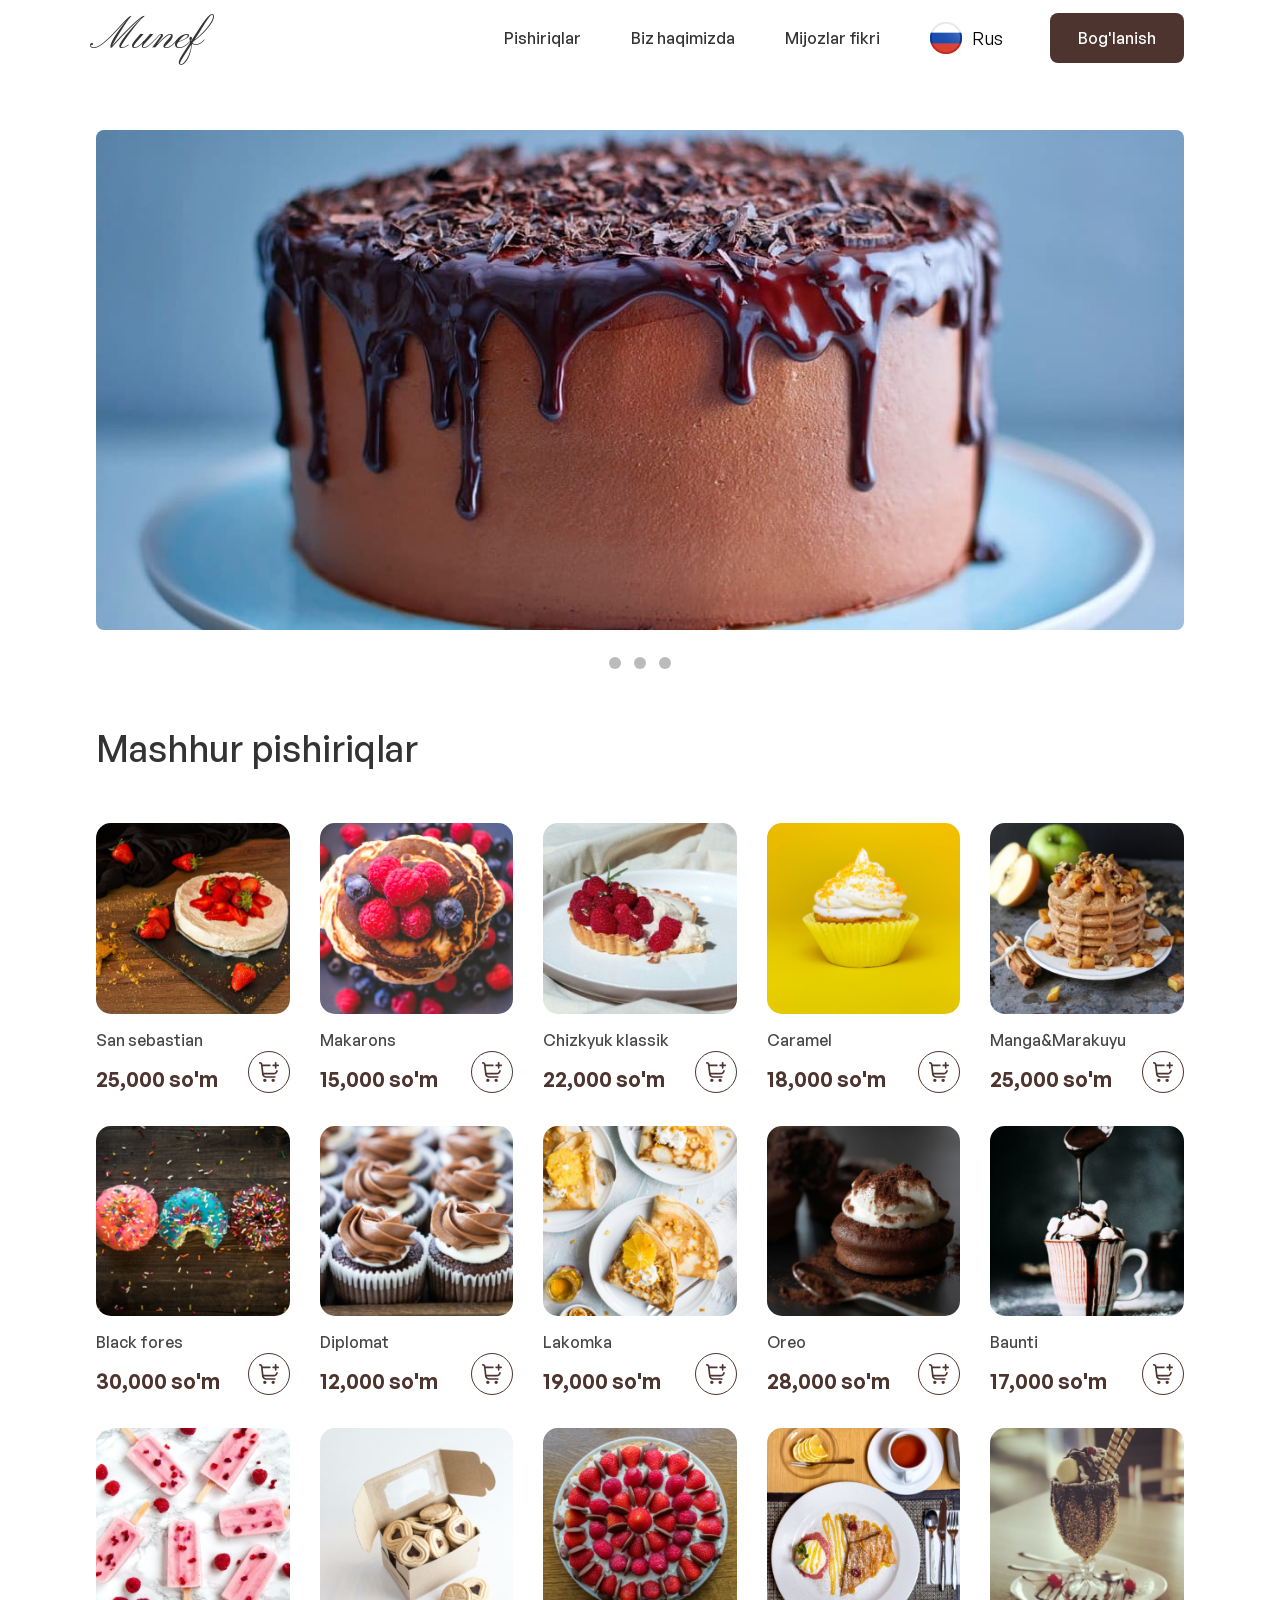
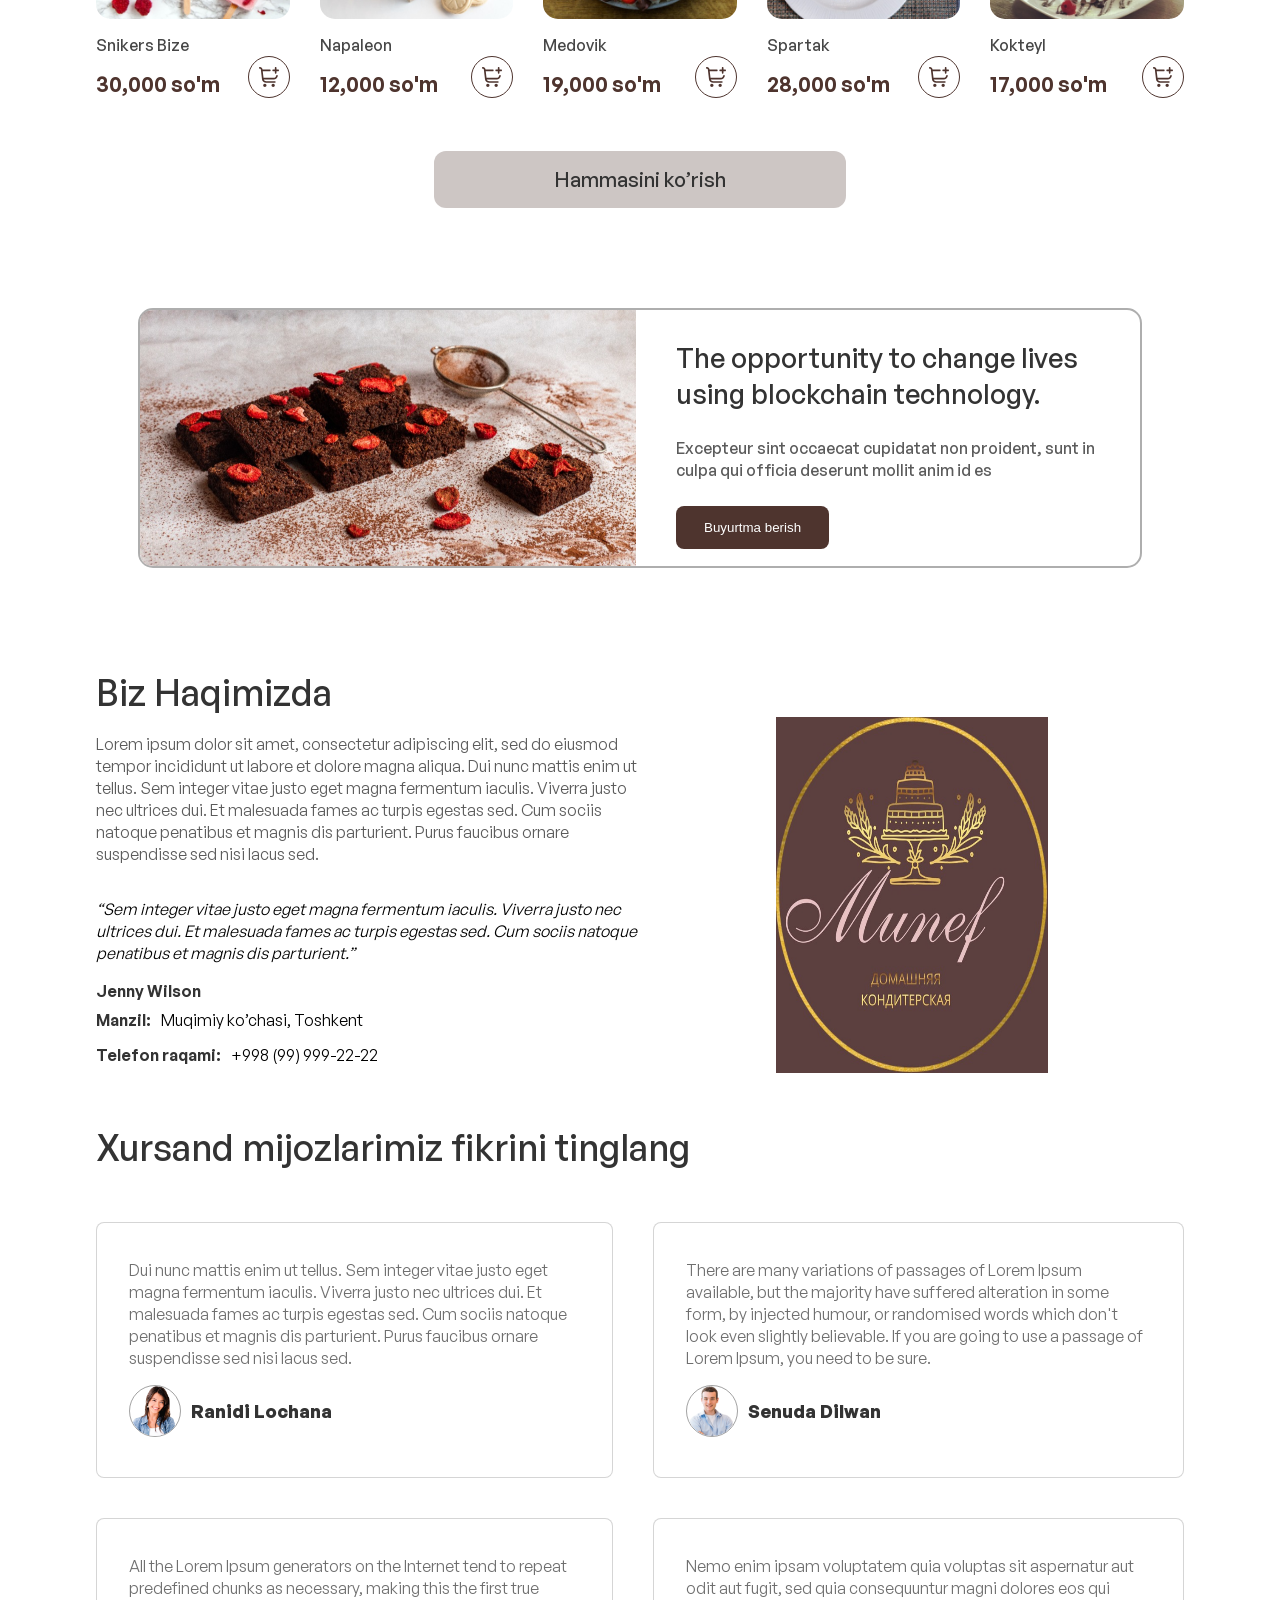
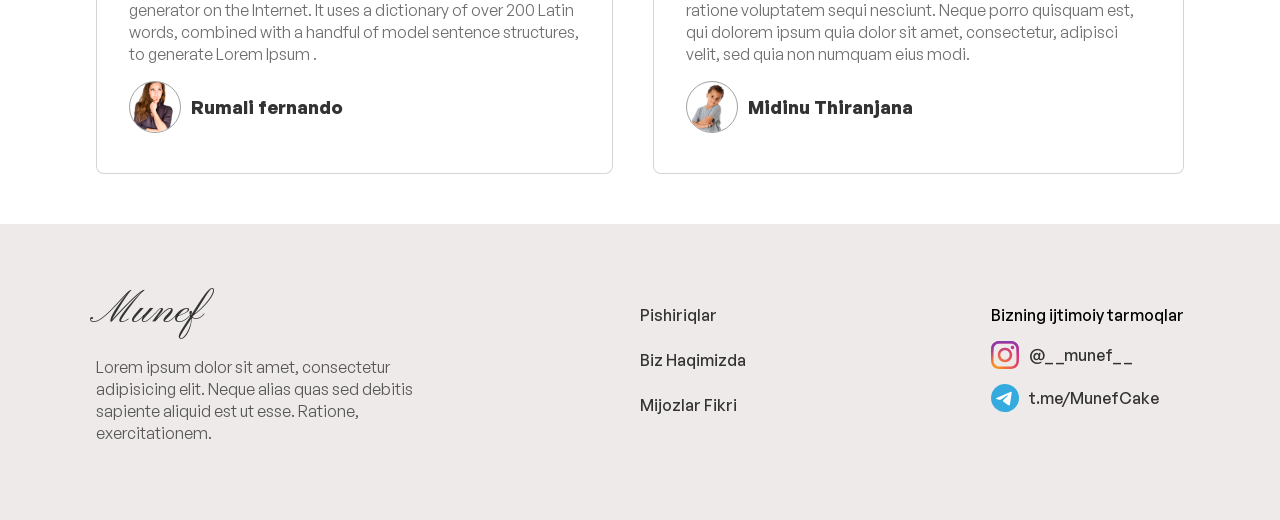
<file: rus/index.html>
<!DOCTYPE html>
<html lang="en">

<head>
    <meta charset="UTF-8" />
    <meta name="viewport" content="width=device-width, initial-scale=1.0" />
    <title>Munef</title>
    <link rel="stylesheet" href="../style.css">
    <link rel="stylesheet" href="https://cdnjs.cloudflare.com/ajax/libs/font-awesome/6.5.1/css/all.min.css"
        integrity="sha512-DTOQO9RWCH3ppGqcWaEA1BIZOC6xxalwEsw9c2QQeAIftl+Vegovlnee1c9QX4TctnWMn13TZye+giMm8e2LwA=="
        crossorigin="anonymous" referrerpolicy="no-referrer" />


</head>

<body>
    <div id="preloader"></div>

    <div class="header">
        <div class="nav">
            <input type="checkbox" id="nav-check" />
            <a href="index.html" class="nav-header">
                <div class="nav-title">
                    Munef
                </div>
            </a>
            <div class="nav-btn">
                <div class="switch_lang_mob">
                    <div class="switch_lang">
                        <div class="selected_lang" id="selectedLang2">
                            <img src="../img/rusflag.png" alt="">Rus
                        </div>
                        <div class="selection_lang" id="languageOptions2" style="display: none;">
                            <a href="../index.html" class="sl1" id="uzbLang2"><img src="../img/uzbflag.png" alt="">Uzb</a>
                            <a href="index.html" class="sl2" id="rusLang2"><img src="../img/rusflag.png" alt="">Rus</a>
                        </div>
                    </div>
                </div>
                <label for="nav-check">
                    <span></span>
                    <span></span>
                    <span></span>
                </label>
            </div>
            <nav class="nav-links">
                <a href="index.html">
                    Pishiriqlar
                </a>
                <a href="#about">Biz haqimizda</a>
                <a href="#fikrlar">Mijozlar fikri</a>
                <div class="switch_lang_des">
                    <div class="switch_lang">
                        <div class="selected_lang" id="selectedLang">
                            <img src="../img/rusflag.png" alt="">Rus
                        </div>
                        <div class="selection_lang" id="languageOptions" style="display: none;">
                            <a href="../index.html" class="sl1" id="uzbLang"><img src="../img/uzbflag.png" alt="">Uzb</a>
                            <a href="index.html" class="sl2" id="rusLang"><img src="../img/rusflag.png" alt="">Rus</a>
                        </div>
                    </div>
                </div>
                <a href="contact.html" class="contact-btn">Bog'lanish</a>
            </nav>
        </div>
    </div>
    <div class="body">

        <div class="slideshow-container">
            <div class="mySlides fade">
                <img src="../img/carousel2.jpg" style="width:100%">
            </div>
            <div class="mySlides fade">
                <img src="../img/carousel1.jpg" style="width:100%">
            </div>
            <div class="mySlides fade">
                <img src="../img/carousel3.jpg" style="width:100%">
            </div>
        </div>
        <br>

        <div style="text-align:center">
            <span class="dot" onclick="currentSlide(1)"></span>
            <span class="dot" onclick="currentSlide(2)"></span>
            <span class="dot" onclick="currentSlide(3)"></span>
        </div>

        <div class="products" id="products">
            <div class="products_heading">
                Mashhur pishiriqlar
            </div>
            <div class="cards">
                <div class="pcard">
                    <a href="product_detail.html" id="productLink">
                        <img src="../img/Rectangle 2.png" class="pcard-img" alt="">
                    </a>
                    <div class="pcard-title">
                        San sebastian
                    </div>
                    <div class="for-el">
                        <div class="pcard-price">25,000 so'm</div>
                        <a href="product_detail.html" class="pcard-cart">
                            <svg xmlns="http://www.w3.org/2000/svg" width="20" height="20" viewBox="0 0 20 20"
                                fill="none">
                                <g clip-path="url(#clip0_132_1609)">
                                    <path
                                        d="M5.83366 20C6.75413 20 7.50033 19.2538 7.50033 18.3333C7.50033 17.4128 6.75413 16.6666 5.83366 16.6666C4.91318 16.6666 4.16699 17.4128 4.16699 18.3333C4.16699 19.2538 4.91318 20 5.83366 20Z"
                                        fill="#4E342E" />
                                    <path
                                        d="M14.1667 20C15.0871 20 15.8333 19.2538 15.8333 18.3333C15.8333 17.4128 15.0871 16.6666 14.1667 16.6666C13.2462 16.6666 12.5 17.4128 12.5 18.3333C12.5 19.2538 13.2462 20 14.1667 20Z"
                                        fill="#4E342E" />
                                    <path
                                        d="M19.1663 2.5H17.4997V0.833333C17.4997 0.61232 17.4119 0.400358 17.2556 0.244078C17.0993 0.0877974 16.8874 0 16.6663 0C16.4453 0 16.2334 0.0877974 16.0771 0.244078C15.9208 0.400358 15.833 0.61232 15.833 0.833333V2.5H14.1663C13.9453 2.5 13.7334 2.5878 13.5771 2.74408C13.4208 2.90036 13.333 3.11232 13.333 3.33333C13.333 3.55435 13.4208 3.76631 13.5771 3.92259C13.7334 4.07887 13.9453 4.16667 14.1663 4.16667H15.833V5.83333C15.833 6.05435 15.9208 6.26631 16.0771 6.42259C16.2334 6.57887 16.4453 6.66667 16.6663 6.66667C16.8874 6.66667 17.0993 6.57887 17.2556 6.42259C17.4119 6.26631 17.4997 6.05435 17.4997 5.83333V4.16667H19.1663C19.3874 4.16667 19.5993 4.07887 19.7556 3.92259C19.9119 3.76631 19.9997 3.55435 19.9997 3.33333C19.9997 3.11232 19.9119 2.90036 19.7556 2.74408C19.5993 2.5878 19.3874 2.5 19.1663 2.5Z"
                                        fill="#4E342E" />
                                    <path
                                        d="M18.1425 8.105C18.0348 8.08484 17.9241 8.08626 17.8169 8.10919C17.7097 8.13212 17.6081 8.1761 17.518 8.23857C17.428 8.30105 17.3512 8.38078 17.2922 8.47315C17.2331 8.56552 17.193 8.66868 17.1742 8.77667C17.0702 9.35346 16.767 9.87541 16.3173 10.2513C15.8677 10.6272 15.3003 10.8332 14.7142 10.8333H4.515L3.73167 4.16667H10.8333C11.0543 4.16667 11.2663 4.07887 11.4226 3.92259C11.5789 3.76631 11.6667 3.55435 11.6667 3.33333C11.6667 3.11232 11.5789 2.90036 11.4226 2.74408C11.2663 2.5878 11.0543 2.5 10.8333 2.5H3.535L3.5 2.20667C3.42818 1.59883 3.13588 1.03846 2.67849 0.631753C2.2211 0.225045 1.6304 0.000260697 1.01833 0L0.833333 0C0.61232 0 0.400358 0.0877974 0.244078 0.244078C0.0877974 0.400358 0 0.61232 0 0.833333C0 1.05435 0.0877974 1.26631 0.244078 1.42259C0.400358 1.57887 0.61232 1.66667 0.833333 1.66667H1.01833C1.22244 1.66669 1.41945 1.74163 1.57198 1.87726C1.72451 2.0129 1.82195 2.19979 1.84583 2.4025L2.9925 12.1525C3.11154 13.1665 3.59873 14.1015 4.36159 14.78C5.12445 15.4585 6.10988 15.8334 7.13083 15.8333H15.8333C16.0543 15.8333 16.2663 15.7455 16.4226 15.5893C16.5789 15.433 16.6667 15.221 16.6667 15C16.6667 14.779 16.5789 14.567 16.4226 14.4107C16.2663 14.2545 16.0543 14.1667 15.8333 14.1667H7.13083C6.61377 14.1668 6.10939 14.0065 5.68718 13.708C5.26496 13.4096 4.94569 12.9875 4.77333 12.5H14.7142C15.691 12.5001 16.6367 12.157 17.3863 11.5307C18.1358 10.9044 18.6415 10.0346 18.815 9.07333C18.8345 8.96559 18.8325 8.85507 18.8092 8.74808C18.786 8.6411 18.7419 8.53974 18.6794 8.44981C18.6169 8.35989 18.5374 8.28315 18.4453 8.22398C18.3531 8.16482 18.2503 8.12439 18.1425 8.105Z"
                                        fill="#4E342E" />
                                </g>
                                <defs>
                                    <clipPath id="clip0_132_1609">
                                        <rect width="20" height="20" fill="white" />
                                    </clipPath>
                                </defs>
                            </svg>
                        </a>
                    </div>
                </div>

                <div class="pcard">
                    <a href="product_detail.html">
                        <img src="../img/Rectangle 3.png" class="pcard-img" alt="">
                    </a>
                    <div class="pcard-title">
                        Makarons
                    </div>
                    <div class="for-el">
                        <div class="pcard-price">15,000 so'm</div>
                        <a href="product_detail.html" class="pcard-cart">
                            <svg xmlns="http://www.w3.org/2000/svg" width="20" height="20" viewBox="0 0 20 20"
                                fill="none">
                                <g clip-path="url(#clip0_132_1609)">
                                    <path
                                        d="M5.83366 20C6.75413 20 7.50033 19.2538 7.50033 18.3333C7.50033 17.4128 6.75413 16.6666 5.83366 16.6666C4.91318 16.6666 4.16699 17.4128 4.16699 18.3333C4.16699 19.2538 4.91318 20 5.83366 20Z"
                                        fill="#4E342E" />
                                    <path
                                        d="M14.1667 20C15.0871 20 15.8333 19.2538 15.8333 18.3333C15.8333 17.4128 15.0871 16.6666 14.1667 16.6666C13.2462 16.6666 12.5 17.4128 12.5 18.3333C12.5 19.2538 13.2462 20 14.1667 20Z"
                                        fill="#4E342E" />
                                    <path
                                        d="M19.1663 2.5H17.4997V0.833333C17.4997 0.61232 17.4119 0.400358 17.2556 0.244078C17.0993 0.0877974 16.8874 0 16.6663 0C16.4453 0 16.2334 0.0877974 16.0771 0.244078C15.9208 0.400358 15.833 0.61232 15.833 0.833333V2.5H14.1663C13.9453 2.5 13.7334 2.5878 13.5771 2.74408C13.4208 2.90036 13.333 3.11232 13.333 3.33333C13.333 3.55435 13.4208 3.76631 13.5771 3.92259C13.7334 4.07887 13.9453 4.16667 14.1663 4.16667H15.833V5.83333C15.833 6.05435 15.9208 6.26631 16.0771 6.42259C16.2334 6.57887 16.4453 6.66667 16.6663 6.66667C16.8874 6.66667 17.0993 6.57887 17.2556 6.42259C17.4119 6.26631 17.4997 6.05435 17.4997 5.83333V4.16667H19.1663C19.3874 4.16667 19.5993 4.07887 19.7556 3.92259C19.9119 3.76631 19.9997 3.55435 19.9997 3.33333C19.9997 3.11232 19.9119 2.90036 19.7556 2.74408C19.5993 2.5878 19.3874 2.5 19.1663 2.5Z"
                                        fill="#4E342E" />
                                    <path
                                        d="M18.1425 8.105C18.0348 8.08484 17.9241 8.08626 17.8169 8.10919C17.7097 8.13212 17.6081 8.1761 17.518 8.23857C17.428 8.30105 17.3512 8.38078 17.2922 8.47315C17.2331 8.56552 17.193 8.66868 17.1742 8.77667C17.0702 9.35346 16.767 9.87541 16.3173 10.2513C15.8677 10.6272 15.3003 10.8332 14.7142 10.8333H4.515L3.73167 4.16667H10.8333C11.0543 4.16667 11.2663 4.07887 11.4226 3.92259C11.5789 3.76631 11.6667 3.55435 11.6667 3.33333C11.6667 3.11232 11.5789 2.90036 11.4226 2.74408C11.2663 2.5878 11.0543 2.5 10.8333 2.5H3.535L3.5 2.20667C3.42818 1.59883 3.13588 1.03846 2.67849 0.631753C2.2211 0.225045 1.6304 0.000260697 1.01833 0L0.833333 0C0.61232 0 0.400358 0.0877974 0.244078 0.244078C0.0877974 0.400358 0 0.61232 0 0.833333C0 1.05435 0.0877974 1.26631 0.244078 1.42259C0.400358 1.57887 0.61232 1.66667 0.833333 1.66667H1.01833C1.22244 1.66669 1.41945 1.74163 1.57198 1.87726C1.72451 2.0129 1.82195 2.19979 1.84583 2.4025L2.9925 12.1525C3.11154 13.1665 3.59873 14.1015 4.36159 14.78C5.12445 15.4585 6.10988 15.8334 7.13083 15.8333H15.8333C16.0543 15.8333 16.2663 15.7455 16.4226 15.5893C16.5789 15.433 16.6667 15.221 16.6667 15C16.6667 14.779 16.5789 14.567 16.4226 14.4107C16.2663 14.2545 16.0543 14.1667 15.8333 14.1667H7.13083C6.61377 14.1668 6.10939 14.0065 5.68718 13.708C5.26496 13.4096 4.94569 12.9875 4.77333 12.5H14.7142C15.691 12.5001 16.6367 12.157 17.3863 11.5307C18.1358 10.9044 18.6415 10.0346 18.815 9.07333C18.8345 8.96559 18.8325 8.85507 18.8092 8.74808C18.786 8.6411 18.7419 8.53974 18.6794 8.44981C18.6169 8.35989 18.5374 8.28315 18.4453 8.22398C18.3531 8.16482 18.2503 8.12439 18.1425 8.105Z"
                                        fill="#4E342E" />
                                </g>
                                <defs>
                                    <clipPath id="clip0_132_1609">
                                        <rect width="20" height="20" fill="white" />
                                    </clipPath>
                                </defs>
                            </svg>
                        </a>
                    </div>
                </div>

                <div class="pcard">
                    <a href="product_detail.html">
                        <img src="../img/Rectangle 4.png" class="pcard-img" alt="">
                    </a>
                    <div class="pcard-title">
                        Chizkyuk klassik
                    </div>
                    <div class="for-el">
                        <div class="pcard-price">22,000 so'm</div>
                        <a href="product_detail.html" class="pcard-cart">
                            <svg xmlns="http://www.w3.org/2000/svg" width="20" height="20" viewBox="0 0 20 20"
                                fill="none">
                                <g clip-path="url(#clip0_132_1609)">
                                    <path
                                        d="M5.83366 20C6.75413 20 7.50033 19.2538 7.50033 18.3333C7.50033 17.4128 6.75413 16.6666 5.83366 16.6666C4.91318 16.6666 4.16699 17.4128 4.16699 18.3333C4.16699 19.2538 4.91318 20 5.83366 20Z"
                                        fill="#4E342E" />
                                    <path
                                        d="M14.1667 20C15.0871 20 15.8333 19.2538 15.8333 18.3333C15.8333 17.4128 15.0871 16.6666 14.1667 16.6666C13.2462 16.6666 12.5 17.4128 12.5 18.3333C12.5 19.2538 13.2462 20 14.1667 20Z"
                                        fill="#4E342E" />
                                    <path
                                        d="M19.1663 2.5H17.4997V0.833333C17.4997 0.61232 17.4119 0.400358 17.2556 0.244078C17.0993 0.0877974 16.8874 0 16.6663 0C16.4453 0 16.2334 0.0877974 16.0771 0.244078C15.9208 0.400358 15.833 0.61232 15.833 0.833333V2.5H14.1663C13.9453 2.5 13.7334 2.5878 13.5771 2.74408C13.4208 2.90036 13.333 3.11232 13.333 3.33333C13.333 3.55435 13.4208 3.76631 13.5771 3.92259C13.7334 4.07887 13.9453 4.16667 14.1663 4.16667H15.833V5.83333C15.833 6.05435 15.9208 6.26631 16.0771 6.42259C16.2334 6.57887 16.4453 6.66667 16.6663 6.66667C16.8874 6.66667 17.0993 6.57887 17.2556 6.42259C17.4119 6.26631 17.4997 6.05435 17.4997 5.83333V4.16667H19.1663C19.3874 4.16667 19.5993 4.07887 19.7556 3.92259C19.9119 3.76631 19.9997 3.55435 19.9997 3.33333C19.9997 3.11232 19.9119 2.90036 19.7556 2.74408C19.5993 2.5878 19.3874 2.5 19.1663 2.5Z"
                                        fill="#4E342E" />
                                    <path
                                        d="M18.1425 8.105C18.0348 8.08484 17.9241 8.08626 17.8169 8.10919C17.7097 8.13212 17.6081 8.1761 17.518 8.23857C17.428 8.30105 17.3512 8.38078 17.2922 8.47315C17.2331 8.56552 17.193 8.66868 17.1742 8.77667C17.0702 9.35346 16.767 9.87541 16.3173 10.2513C15.8677 10.6272 15.3003 10.8332 14.7142 10.8333H4.515L3.73167 4.16667H10.8333C11.0543 4.16667 11.2663 4.07887 11.4226 3.92259C11.5789 3.76631 11.6667 3.55435 11.6667 3.33333C11.6667 3.11232 11.5789 2.90036 11.4226 2.74408C11.2663 2.5878 11.0543 2.5 10.8333 2.5H3.535L3.5 2.20667C3.42818 1.59883 3.13588 1.03846 2.67849 0.631753C2.2211 0.225045 1.6304 0.000260697 1.01833 0L0.833333 0C0.61232 0 0.400358 0.0877974 0.244078 0.244078C0.0877974 0.400358 0 0.61232 0 0.833333C0 1.05435 0.0877974 1.26631 0.244078 1.42259C0.400358 1.57887 0.61232 1.66667 0.833333 1.66667H1.01833C1.22244 1.66669 1.41945 1.74163 1.57198 1.87726C1.72451 2.0129 1.82195 2.19979 1.84583 2.4025L2.9925 12.1525C3.11154 13.1665 3.59873 14.1015 4.36159 14.78C5.12445 15.4585 6.10988 15.8334 7.13083 15.8333H15.8333C16.0543 15.8333 16.2663 15.7455 16.4226 15.5893C16.5789 15.433 16.6667 15.221 16.6667 15C16.6667 14.779 16.5789 14.567 16.4226 14.4107C16.2663 14.2545 16.0543 14.1667 15.8333 14.1667H7.13083C6.61377 14.1668 6.10939 14.0065 5.68718 13.708C5.26496 13.4096 4.94569 12.9875 4.77333 12.5H14.7142C15.691 12.5001 16.6367 12.157 17.3863 11.5307C18.1358 10.9044 18.6415 10.0346 18.815 9.07333C18.8345 8.96559 18.8325 8.85507 18.8092 8.74808C18.786 8.6411 18.7419 8.53974 18.6794 8.44981C18.6169 8.35989 18.5374 8.28315 18.4453 8.22398C18.3531 8.16482 18.2503 8.12439 18.1425 8.105Z"
                                        fill="#4E342E" />
                                </g>
                                <defs>
                                    <clipPath id="clip0_132_1609">
                                        <rect width="20" height="20" fill="white" />
                                    </clipPath>
                                </defs>
                            </svg>
                        </a>
                    </div>
                </div>

                <div class="pcard">
                    <a href="product_detail.html">
                        <img src="../img/Rectangle 5.png" class="pcard-img" alt="">
                    </a>
                    <div class="pcard-title">
                        Caramel
                    </div>
                    <div class="for-el">
                        <div class="pcard-price">18,000 so'm</div>
                        <a href="product_detail.html" class="pcard-cart">
                            <svg xmlns="http://www.w3.org/2000/svg" width="20" height="20" viewBox="0 0 20 20"
                                fill="none">
                                <g clip-path="url(#clip0_132_1609)">
                                    <path
                                        d="M5.83366 20C6.75413 20 7.50033 19.2538 7.50033 18.3333C7.50033 17.4128 6.75413 16.6666 5.83366 16.6666C4.91318 16.6666 4.16699 17.4128 4.16699 18.3333C4.16699 19.2538 4.91318 20 5.83366 20Z"
                                        fill="#4E342E" />
                                    <path
                                        d="M14.1667 20C15.0871 20 15.8333 19.2538 15.8333 18.3333C15.8333 17.4128 15.0871 16.6666 14.1667 16.6666C13.2462 16.6666 12.5 17.4128 12.5 18.3333C12.5 19.2538 13.2462 20 14.1667 20Z"
                                        fill="#4E342E" />
                                    <path
                                        d="M19.1663 2.5H17.4997V0.833333C17.4997 0.61232 17.4119 0.400358 17.2556 0.244078C17.0993 0.0877974 16.8874 0 16.6663 0C16.4453 0 16.2334 0.0877974 16.0771 0.244078C15.9208 0.400358 15.833 0.61232 15.833 0.833333V2.5H14.1663C13.9453 2.5 13.7334 2.5878 13.5771 2.74408C13.4208 2.90036 13.333 3.11232 13.333 3.33333C13.333 3.55435 13.4208 3.76631 13.5771 3.92259C13.7334 4.07887 13.9453 4.16667 14.1663 4.16667H15.833V5.83333C15.833 6.05435 15.9208 6.26631 16.0771 6.42259C16.2334 6.57887 16.4453 6.66667 16.6663 6.66667C16.8874 6.66667 17.0993 6.57887 17.2556 6.42259C17.4119 6.26631 17.4997 6.05435 17.4997 5.83333V4.16667H19.1663C19.3874 4.16667 19.5993 4.07887 19.7556 3.92259C19.9119 3.76631 19.9997 3.55435 19.9997 3.33333C19.9997 3.11232 19.9119 2.90036 19.7556 2.74408C19.5993 2.5878 19.3874 2.5 19.1663 2.5Z"
                                        fill="#4E342E" />
                                    <path
                                        d="M18.1425 8.105C18.0348 8.08484 17.9241 8.08626 17.8169 8.10919C17.7097 8.13212 17.6081 8.1761 17.518 8.23857C17.428 8.30105 17.3512 8.38078 17.2922 8.47315C17.2331 8.56552 17.193 8.66868 17.1742 8.77667C17.0702 9.35346 16.767 9.87541 16.3173 10.2513C15.8677 10.6272 15.3003 10.8332 14.7142 10.8333H4.515L3.73167 4.16667H10.8333C11.0543 4.16667 11.2663 4.07887 11.4226 3.92259C11.5789 3.76631 11.6667 3.55435 11.6667 3.33333C11.6667 3.11232 11.5789 2.90036 11.4226 2.74408C11.2663 2.5878 11.0543 2.5 10.8333 2.5H3.535L3.5 2.20667C3.42818 1.59883 3.13588 1.03846 2.67849 0.631753C2.2211 0.225045 1.6304 0.000260697 1.01833 0L0.833333 0C0.61232 0 0.400358 0.0877974 0.244078 0.244078C0.0877974 0.400358 0 0.61232 0 0.833333C0 1.05435 0.0877974 1.26631 0.244078 1.42259C0.400358 1.57887 0.61232 1.66667 0.833333 1.66667H1.01833C1.22244 1.66669 1.41945 1.74163 1.57198 1.87726C1.72451 2.0129 1.82195 2.19979 1.84583 2.4025L2.9925 12.1525C3.11154 13.1665 3.59873 14.1015 4.36159 14.78C5.12445 15.4585 6.10988 15.8334 7.13083 15.8333H15.8333C16.0543 15.8333 16.2663 15.7455 16.4226 15.5893C16.5789 15.433 16.6667 15.221 16.6667 15C16.6667 14.779 16.5789 14.567 16.4226 14.4107C16.2663 14.2545 16.0543 14.1667 15.8333 14.1667H7.13083C6.61377 14.1668 6.10939 14.0065 5.68718 13.708C5.26496 13.4096 4.94569 12.9875 4.77333 12.5H14.7142C15.691 12.5001 16.6367 12.157 17.3863 11.5307C18.1358 10.9044 18.6415 10.0346 18.815 9.07333C18.8345 8.96559 18.8325 8.85507 18.8092 8.74808C18.786 8.6411 18.7419 8.53974 18.6794 8.44981C18.6169 8.35989 18.5374 8.28315 18.4453 8.22398C18.3531 8.16482 18.2503 8.12439 18.1425 8.105Z"
                                        fill="#4E342E" />
                                </g>
                                <defs>
                                    <clipPath id="clip0_132_1609">
                                        <rect width="20" height="20" fill="white" />
                                    </clipPath>
                                </defs>
                            </svg>
                        </a>
                    </div>
                </div>

                <div class="pcard">
                    <a href="product_detail.html">
                        <img src="../img/Rectangle 6.png" class="pcard-img" alt="">
                    </a>
                    <div class="pcard-title">
                        Manga&Marakuyu
                    </div>
                    <div class="for-el">
                        <div class="pcard-price">25,000 so'm</div>
                        <a href="product_detail.html" class="pcard-cart">
                            <svg xmlns="http://www.w3.org/2000/svg" width="20" height="20" viewBox="0 0 20 20"
                                fill="none">
                                <g clip-path="url(#clip0_132_1609)">
                                    <path
                                        d="M5.83366 20C6.75413 20 7.50033 19.2538 7.50033 18.3333C7.50033 17.4128 6.75413 16.6666 5.83366 16.6666C4.91318 16.6666 4.16699 17.4128 4.16699 18.3333C4.16699 19.2538 4.91318 20 5.83366 20Z"
                                        fill="#4E342E" />
                                    <path
                                        d="M14.1667 20C15.0871 20 15.8333 19.2538 15.8333 18.3333C15.8333 17.4128 15.0871 16.6666 14.1667 16.6666C13.2462 16.6666 12.5 17.4128 12.5 18.3333C12.5 19.2538 13.2462 20 14.1667 20Z"
                                        fill="#4E342E" />
                                    <path
                                        d="M19.1663 2.5H17.4997V0.833333C17.4997 0.61232 17.4119 0.400358 17.2556 0.244078C17.0993 0.0877974 16.8874 0 16.6663 0C16.4453 0 16.2334 0.0877974 16.0771 0.244078C15.9208 0.400358 15.833 0.61232 15.833 0.833333V2.5H14.1663C13.9453 2.5 13.7334 2.5878 13.5771 2.74408C13.4208 2.90036 13.333 3.11232 13.333 3.33333C13.333 3.55435 13.4208 3.76631 13.5771 3.92259C13.7334 4.07887 13.9453 4.16667 14.1663 4.16667H15.833V5.83333C15.833 6.05435 15.9208 6.26631 16.0771 6.42259C16.2334 6.57887 16.4453 6.66667 16.6663 6.66667C16.8874 6.66667 17.0993 6.57887 17.2556 6.42259C17.4119 6.26631 17.4997 6.05435 17.4997 5.83333V4.16667H19.1663C19.3874 4.16667 19.5993 4.07887 19.7556 3.92259C19.9119 3.76631 19.9997 3.55435 19.9997 3.33333C19.9997 3.11232 19.9119 2.90036 19.7556 2.74408C19.5993 2.5878 19.3874 2.5 19.1663 2.5Z"
                                        fill="#4E342E" />
                                    <path
                                        d="M18.1425 8.105C18.0348 8.08484 17.9241 8.08626 17.8169 8.10919C17.7097 8.13212 17.6081 8.1761 17.518 8.23857C17.428 8.30105 17.3512 8.38078 17.2922 8.47315C17.2331 8.56552 17.193 8.66868 17.1742 8.77667C17.0702 9.35346 16.767 9.87541 16.3173 10.2513C15.8677 10.6272 15.3003 10.8332 14.7142 10.8333H4.515L3.73167 4.16667H10.8333C11.0543 4.16667 11.2663 4.07887 11.4226 3.92259C11.5789 3.76631 11.6667 3.55435 11.6667 3.33333C11.6667 3.11232 11.5789 2.90036 11.4226 2.74408C11.2663 2.5878 11.0543 2.5 10.8333 2.5H3.535L3.5 2.20667C3.42818 1.59883 3.13588 1.03846 2.67849 0.631753C2.2211 0.225045 1.6304 0.000260697 1.01833 0L0.833333 0C0.61232 0 0.400358 0.0877974 0.244078 0.244078C0.0877974 0.400358 0 0.61232 0 0.833333C0 1.05435 0.0877974 1.26631 0.244078 1.42259C0.400358 1.57887 0.61232 1.66667 0.833333 1.66667H1.01833C1.22244 1.66669 1.41945 1.74163 1.57198 1.87726C1.72451 2.0129 1.82195 2.19979 1.84583 2.4025L2.9925 12.1525C3.11154 13.1665 3.59873 14.1015 4.36159 14.78C5.12445 15.4585 6.10988 15.8334 7.13083 15.8333H15.8333C16.0543 15.8333 16.2663 15.7455 16.4226 15.5893C16.5789 15.433 16.6667 15.221 16.6667 15C16.6667 14.779 16.5789 14.567 16.4226 14.4107C16.2663 14.2545 16.0543 14.1667 15.8333 14.1667H7.13083C6.61377 14.1668 6.10939 14.0065 5.68718 13.708C5.26496 13.4096 4.94569 12.9875 4.77333 12.5H14.7142C15.691 12.5001 16.6367 12.157 17.3863 11.5307C18.1358 10.9044 18.6415 10.0346 18.815 9.07333C18.8345 8.96559 18.8325 8.85507 18.8092 8.74808C18.786 8.6411 18.7419 8.53974 18.6794 8.44981C18.6169 8.35989 18.5374 8.28315 18.4453 8.22398C18.3531 8.16482 18.2503 8.12439 18.1425 8.105Z"
                                        fill="#4E342E" />
                                </g>
                                <defs>
                                    <clipPath id="clip0_132_1609">
                                        <rect width="20" height="20" fill="white" />
                                    </clipPath>
                                </defs>
                            </svg>
                        </a>
                    </div>
                </div>


                <div class="pcard">
                    <a href="product_detail.html">
                        <img src="../img/Rectangle 7.png" class="pcard-img" alt="">
                    </a>
                    <div class="pcard-title">
                        Black fores
                    </div>
                    <div class="for-el">
                        <div class="pcard-price">30,000 so'm</div>
                        <a href="product_detail.html" class="pcard-cart">
                            <svg xmlns="http://www.w3.org/2000/svg" width="20" height="20" viewBox="0 0 20 20"
                                fill="none">
                                <g clip-path="url(#clip0_132_1609)">
                                    <path
                                        d="M5.83366 20C6.75413 20 7.50033 19.2538 7.50033 18.3333C7.50033 17.4128 6.75413 16.6666 5.83366 16.6666C4.91318 16.6666 4.16699 17.4128 4.16699 18.3333C4.16699 19.2538 4.91318 20 5.83366 20Z"
                                        fill="#4E342E" />
                                    <path
                                        d="M14.1667 20C15.0871 20 15.8333 19.2538 15.8333 18.3333C15.8333 17.4128 15.0871 16.6666 14.1667 16.6666C13.2462 16.6666 12.5 17.4128 12.5 18.3333C12.5 19.2538 13.2462 20 14.1667 20Z"
                                        fill="#4E342E" />
                                    <path
                                        d="M19.1663 2.5H17.4997V0.833333C17.4997 0.61232 17.4119 0.400358 17.2556 0.244078C17.0993 0.0877974 16.8874 0 16.6663 0C16.4453 0 16.2334 0.0877974 16.0771 0.244078C15.9208 0.400358 15.833 0.61232 15.833 0.833333V2.5H14.1663C13.9453 2.5 13.7334 2.5878 13.5771 2.74408C13.4208 2.90036 13.333 3.11232 13.333 3.33333C13.333 3.55435 13.4208 3.76631 13.5771 3.92259C13.7334 4.07887 13.9453 4.16667 14.1663 4.16667H15.833V5.83333C15.833 6.05435 15.9208 6.26631 16.0771 6.42259C16.2334 6.57887 16.4453 6.66667 16.6663 6.66667C16.8874 6.66667 17.0993 6.57887 17.2556 6.42259C17.4119 6.26631 17.4997 6.05435 17.4997 5.83333V4.16667H19.1663C19.3874 4.16667 19.5993 4.07887 19.7556 3.92259C19.9119 3.76631 19.9997 3.55435 19.9997 3.33333C19.9997 3.11232 19.9119 2.90036 19.7556 2.74408C19.5993 2.5878 19.3874 2.5 19.1663 2.5Z"
                                        fill="#4E342E" />
                                    <path
                                        d="M18.1425 8.105C18.0348 8.08484 17.9241 8.08626 17.8169 8.10919C17.7097 8.13212 17.6081 8.1761 17.518 8.23857C17.428 8.30105 17.3512 8.38078 17.2922 8.47315C17.2331 8.56552 17.193 8.66868 17.1742 8.77667C17.0702 9.35346 16.767 9.87541 16.3173 10.2513C15.8677 10.6272 15.3003 10.8332 14.7142 10.8333H4.515L3.73167 4.16667H10.8333C11.0543 4.16667 11.2663 4.07887 11.4226 3.92259C11.5789 3.76631 11.6667 3.55435 11.6667 3.33333C11.6667 3.11232 11.5789 2.90036 11.4226 2.74408C11.2663 2.5878 11.0543 2.5 10.8333 2.5H3.535L3.5 2.20667C3.42818 1.59883 3.13588 1.03846 2.67849 0.631753C2.2211 0.225045 1.6304 0.000260697 1.01833 0L0.833333 0C0.61232 0 0.400358 0.0877974 0.244078 0.244078C0.0877974 0.400358 0 0.61232 0 0.833333C0 1.05435 0.0877974 1.26631 0.244078 1.42259C0.400358 1.57887 0.61232 1.66667 0.833333 1.66667H1.01833C1.22244 1.66669 1.41945 1.74163 1.57198 1.87726C1.72451 2.0129 1.82195 2.19979 1.84583 2.4025L2.9925 12.1525C3.11154 13.1665 3.59873 14.1015 4.36159 14.78C5.12445 15.4585 6.10988 15.8334 7.13083 15.8333H15.8333C16.0543 15.8333 16.2663 15.7455 16.4226 15.5893C16.5789 15.433 16.6667 15.221 16.6667 15C16.6667 14.779 16.5789 14.567 16.4226 14.4107C16.2663 14.2545 16.0543 14.1667 15.8333 14.1667H7.13083C6.61377 14.1668 6.10939 14.0065 5.68718 13.708C5.26496 13.4096 4.94569 12.9875 4.77333 12.5H14.7142C15.691 12.5001 16.6367 12.157 17.3863 11.5307C18.1358 10.9044 18.6415 10.0346 18.815 9.07333C18.8345 8.96559 18.8325 8.85507 18.8092 8.74808C18.786 8.6411 18.7419 8.53974 18.6794 8.44981C18.6169 8.35989 18.5374 8.28315 18.4453 8.22398C18.3531 8.16482 18.2503 8.12439 18.1425 8.105Z"
                                        fill="#4E342E" />
                                </g>
                                <defs>
                                    <clipPath id="clip0_132_1609">
                                        <rect width="20" height="20" fill="white" />
                                    </clipPath>
                                </defs>
                            </svg>
                        </a>
                    </div>
                </div>

                <div class="pcard">
                    <a href="product_detail.html">
                        <img src="../img/Rectangle 8.png" class="pcard-img" alt="">
                    </a>
                    <div class="pcard-title">
                        Diplomat
                    </div>
                    <div class="for-el">
                        <div class="pcard-price">12,000 so'm</div>
                        <a href="product_detail.html" class="pcard-cart">
                            <svg xmlns="http://www.w3.org/2000/svg" width="20" height="20" viewBox="0 0 20 20"
                                fill="none">
                                <g clip-path="url(#clip0_132_1609)">
                                    <path
                                        d="M5.83366 20C6.75413 20 7.50033 19.2538 7.50033 18.3333C7.50033 17.4128 6.75413 16.6666 5.83366 16.6666C4.91318 16.6666 4.16699 17.4128 4.16699 18.3333C4.16699 19.2538 4.91318 20 5.83366 20Z"
                                        fill="#4E342E" />
                                    <path
                                        d="M14.1667 20C15.0871 20 15.8333 19.2538 15.8333 18.3333C15.8333 17.4128 15.0871 16.6666 14.1667 16.6666C13.2462 16.6666 12.5 17.4128 12.5 18.3333C12.5 19.2538 13.2462 20 14.1667 20Z"
                                        fill="#4E342E" />
                                    <path
                                        d="M19.1663 2.5H17.4997V0.833333C17.4997 0.61232 17.4119 0.400358 17.2556 0.244078C17.0993 0.0877974 16.8874 0 16.6663 0C16.4453 0 16.2334 0.0877974 16.0771 0.244078C15.9208 0.400358 15.833 0.61232 15.833 0.833333V2.5H14.1663C13.9453 2.5 13.7334 2.5878 13.5771 2.74408C13.4208 2.90036 13.333 3.11232 13.333 3.33333C13.333 3.55435 13.4208 3.76631 13.5771 3.92259C13.7334 4.07887 13.9453 4.16667 14.1663 4.16667H15.833V5.83333C15.833 6.05435 15.9208 6.26631 16.0771 6.42259C16.2334 6.57887 16.4453 6.66667 16.6663 6.66667C16.8874 6.66667 17.0993 6.57887 17.2556 6.42259C17.4119 6.26631 17.4997 6.05435 17.4997 5.83333V4.16667H19.1663C19.3874 4.16667 19.5993 4.07887 19.7556 3.92259C19.9119 3.76631 19.9997 3.55435 19.9997 3.33333C19.9997 3.11232 19.9119 2.90036 19.7556 2.74408C19.5993 2.5878 19.3874 2.5 19.1663 2.5Z"
                                        fill="#4E342E" />
                                    <path
                                        d="M18.1425 8.105C18.0348 8.08484 17.9241 8.08626 17.8169 8.10919C17.7097 8.13212 17.6081 8.1761 17.518 8.23857C17.428 8.30105 17.3512 8.38078 17.2922 8.47315C17.2331 8.56552 17.193 8.66868 17.1742 8.77667C17.0702 9.35346 16.767 9.87541 16.3173 10.2513C15.8677 10.6272 15.3003 10.8332 14.7142 10.8333H4.515L3.73167 4.16667H10.8333C11.0543 4.16667 11.2663 4.07887 11.4226 3.92259C11.5789 3.76631 11.6667 3.55435 11.6667 3.33333C11.6667 3.11232 11.5789 2.90036 11.4226 2.74408C11.2663 2.5878 11.0543 2.5 10.8333 2.5H3.535L3.5 2.20667C3.42818 1.59883 3.13588 1.03846 2.67849 0.631753C2.2211 0.225045 1.6304 0.000260697 1.01833 0L0.833333 0C0.61232 0 0.400358 0.0877974 0.244078 0.244078C0.0877974 0.400358 0 0.61232 0 0.833333C0 1.05435 0.0877974 1.26631 0.244078 1.42259C0.400358 1.57887 0.61232 1.66667 0.833333 1.66667H1.01833C1.22244 1.66669 1.41945 1.74163 1.57198 1.87726C1.72451 2.0129 1.82195 2.19979 1.84583 2.4025L2.9925 12.1525C3.11154 13.1665 3.59873 14.1015 4.36159 14.78C5.12445 15.4585 6.10988 15.8334 7.13083 15.8333H15.8333C16.0543 15.8333 16.2663 15.7455 16.4226 15.5893C16.5789 15.433 16.6667 15.221 16.6667 15C16.6667 14.779 16.5789 14.567 16.4226 14.4107C16.2663 14.2545 16.0543 14.1667 15.8333 14.1667H7.13083C6.61377 14.1668 6.10939 14.0065 5.68718 13.708C5.26496 13.4096 4.94569 12.9875 4.77333 12.5H14.7142C15.691 12.5001 16.6367 12.157 17.3863 11.5307C18.1358 10.9044 18.6415 10.0346 18.815 9.07333C18.8345 8.96559 18.8325 8.85507 18.8092 8.74808C18.786 8.6411 18.7419 8.53974 18.6794 8.44981C18.6169 8.35989 18.5374 8.28315 18.4453 8.22398C18.3531 8.16482 18.2503 8.12439 18.1425 8.105Z"
                                        fill="#4E342E" />
                                </g>
                                <defs>
                                    <clipPath id="clip0_132_1609">
                                        <rect width="20" height="20" fill="white" />
                                    </clipPath>
                                </defs>
                            </svg>
                        </a>
                    </div>
                </div>

                <div class="pcard">
                    <a href="product_detail.html">
                        <img src="../img/Rectangle 9.png" class="pcard-img" alt="">
                    </a>
                    <div class="pcard-title">
                        Lakomka
                    </div>
                    <div class="for-el">
                        <div class="pcard-price">19,000 so'm</div>
                        <a href="product_detail.html" class="pcard-cart">
                            <svg xmlns="http://www.w3.org/2000/svg" width="20" height="20" viewBox="0 0 20 20"
                                fill="none">
                                <g clip-path="url(#clip0_132_1609)">
                                    <path
                                        d="M5.83366 20C6.75413 20 7.50033 19.2538 7.50033 18.3333C7.50033 17.4128 6.75413 16.6666 5.83366 16.6666C4.91318 16.6666 4.16699 17.4128 4.16699 18.3333C4.16699 19.2538 4.91318 20 5.83366 20Z"
                                        fill="#4E342E" />
                                    <path
                                        d="M14.1667 20C15.0871 20 15.8333 19.2538 15.8333 18.3333C15.8333 17.4128 15.0871 16.6666 14.1667 16.6666C13.2462 16.6666 12.5 17.4128 12.5 18.3333C12.5 19.2538 13.2462 20 14.1667 20Z"
                                        fill="#4E342E" />
                                    <path
                                        d="M19.1663 2.5H17.4997V0.833333C17.4997 0.61232 17.4119 0.400358 17.2556 0.244078C17.0993 0.0877974 16.8874 0 16.6663 0C16.4453 0 16.2334 0.0877974 16.0771 0.244078C15.9208 0.400358 15.833 0.61232 15.833 0.833333V2.5H14.1663C13.9453 2.5 13.7334 2.5878 13.5771 2.74408C13.4208 2.90036 13.333 3.11232 13.333 3.33333C13.333 3.55435 13.4208 3.76631 13.5771 3.92259C13.7334 4.07887 13.9453 4.16667 14.1663 4.16667H15.833V5.83333C15.833 6.05435 15.9208 6.26631 16.0771 6.42259C16.2334 6.57887 16.4453 6.66667 16.6663 6.66667C16.8874 6.66667 17.0993 6.57887 17.2556 6.42259C17.4119 6.26631 17.4997 6.05435 17.4997 5.83333V4.16667H19.1663C19.3874 4.16667 19.5993 4.07887 19.7556 3.92259C19.9119 3.76631 19.9997 3.55435 19.9997 3.33333C19.9997 3.11232 19.9119 2.90036 19.7556 2.74408C19.5993 2.5878 19.3874 2.5 19.1663 2.5Z"
                                        fill="#4E342E" />
                                    <path
                                        d="M18.1425 8.105C18.0348 8.08484 17.9241 8.08626 17.8169 8.10919C17.7097 8.13212 17.6081 8.1761 17.518 8.23857C17.428 8.30105 17.3512 8.38078 17.2922 8.47315C17.2331 8.56552 17.193 8.66868 17.1742 8.77667C17.0702 9.35346 16.767 9.87541 16.3173 10.2513C15.8677 10.6272 15.3003 10.8332 14.7142 10.8333H4.515L3.73167 4.16667H10.8333C11.0543 4.16667 11.2663 4.07887 11.4226 3.92259C11.5789 3.76631 11.6667 3.55435 11.6667 3.33333C11.6667 3.11232 11.5789 2.90036 11.4226 2.74408C11.2663 2.5878 11.0543 2.5 10.8333 2.5H3.535L3.5 2.20667C3.42818 1.59883 3.13588 1.03846 2.67849 0.631753C2.2211 0.225045 1.6304 0.000260697 1.01833 0L0.833333 0C0.61232 0 0.400358 0.0877974 0.244078 0.244078C0.0877974 0.400358 0 0.61232 0 0.833333C0 1.05435 0.0877974 1.26631 0.244078 1.42259C0.400358 1.57887 0.61232 1.66667 0.833333 1.66667H1.01833C1.22244 1.66669 1.41945 1.74163 1.57198 1.87726C1.72451 2.0129 1.82195 2.19979 1.84583 2.4025L2.9925 12.1525C3.11154 13.1665 3.59873 14.1015 4.36159 14.78C5.12445 15.4585 6.10988 15.8334 7.13083 15.8333H15.8333C16.0543 15.8333 16.2663 15.7455 16.4226 15.5893C16.5789 15.433 16.6667 15.221 16.6667 15C16.6667 14.779 16.5789 14.567 16.4226 14.4107C16.2663 14.2545 16.0543 14.1667 15.8333 14.1667H7.13083C6.61377 14.1668 6.10939 14.0065 5.68718 13.708C5.26496 13.4096 4.94569 12.9875 4.77333 12.5H14.7142C15.691 12.5001 16.6367 12.157 17.3863 11.5307C18.1358 10.9044 18.6415 10.0346 18.815 9.07333C18.8345 8.96559 18.8325 8.85507 18.8092 8.74808C18.786 8.6411 18.7419 8.53974 18.6794 8.44981C18.6169 8.35989 18.5374 8.28315 18.4453 8.22398C18.3531 8.16482 18.2503 8.12439 18.1425 8.105Z"
                                        fill="#4E342E" />
                                </g>
                                <defs>
                                    <clipPath id="clip0_132_1609">
                                        <rect width="20" height="20" fill="white" />
                                    </clipPath>
                                </defs>
                            </svg>
                        </a>
                    </div>
                </div>

                <div class="pcard">
                    <a href="product_detail.html">
                        <img src="../img/Rectangle 10.png" class="pcard-img" alt="">
                    </a>
                    <div class="pcard-title">
                        Oreo
                    </div>
                    <div class="for-el">
                        <div class="pcard-price">28,000 so'm</div>
                        <a href="product_detail.html" class="pcard-cart">
                            <svg xmlns="http://www.w3.org/2000/svg" width="20" height="20" viewBox="0 0 20 20"
                                fill="none">
                                <g clip-path="url(#clip0_132_1609)">
                                    <path
                                        d="M5.83366 20C6.75413 20 7.50033 19.2538 7.50033 18.3333C7.50033 17.4128 6.75413 16.6666 5.83366 16.6666C4.91318 16.6666 4.16699 17.4128 4.16699 18.3333C4.16699 19.2538 4.91318 20 5.83366 20Z"
                                        fill="#4E342E" />
                                    <path
                                        d="M14.1667 20C15.0871 20 15.8333 19.2538 15.8333 18.3333C15.8333 17.4128 15.0871 16.6666 14.1667 16.6666C13.2462 16.6666 12.5 17.4128 12.5 18.3333C12.5 19.2538 13.2462 20 14.1667 20Z"
                                        fill="#4E342E" />
                                    <path
                                        d="M19.1663 2.5H17.4997V0.833333C17.4997 0.61232 17.4119 0.400358 17.2556 0.244078C17.0993 0.0877974 16.8874 0 16.6663 0C16.4453 0 16.2334 0.0877974 16.0771 0.244078C15.9208 0.400358 15.833 0.61232 15.833 0.833333V2.5H14.1663C13.9453 2.5 13.7334 2.5878 13.5771 2.74408C13.4208 2.90036 13.333 3.11232 13.333 3.33333C13.333 3.55435 13.4208 3.76631 13.5771 3.92259C13.7334 4.07887 13.9453 4.16667 14.1663 4.16667H15.833V5.83333C15.833 6.05435 15.9208 6.26631 16.0771 6.42259C16.2334 6.57887 16.4453 6.66667 16.6663 6.66667C16.8874 6.66667 17.0993 6.57887 17.2556 6.42259C17.4119 6.26631 17.4997 6.05435 17.4997 5.83333V4.16667H19.1663C19.3874 4.16667 19.5993 4.07887 19.7556 3.92259C19.9119 3.76631 19.9997 3.55435 19.9997 3.33333C19.9997 3.11232 19.9119 2.90036 19.7556 2.74408C19.5993 2.5878 19.3874 2.5 19.1663 2.5Z"
                                        fill="#4E342E" />
                                    <path
                                        d="M18.1425 8.105C18.0348 8.08484 17.9241 8.08626 17.8169 8.10919C17.7097 8.13212 17.6081 8.1761 17.518 8.23857C17.428 8.30105 17.3512 8.38078 17.2922 8.47315C17.2331 8.56552 17.193 8.66868 17.1742 8.77667C17.0702 9.35346 16.767 9.87541 16.3173 10.2513C15.8677 10.6272 15.3003 10.8332 14.7142 10.8333H4.515L3.73167 4.16667H10.8333C11.0543 4.16667 11.2663 4.07887 11.4226 3.92259C11.5789 3.76631 11.6667 3.55435 11.6667 3.33333C11.6667 3.11232 11.5789 2.90036 11.4226 2.74408C11.2663 2.5878 11.0543 2.5 10.8333 2.5H3.535L3.5 2.20667C3.42818 1.59883 3.13588 1.03846 2.67849 0.631753C2.2211 0.225045 1.6304 0.000260697 1.01833 0L0.833333 0C0.61232 0 0.400358 0.0877974 0.244078 0.244078C0.0877974 0.400358 0 0.61232 0 0.833333C0 1.05435 0.0877974 1.26631 0.244078 1.42259C0.400358 1.57887 0.61232 1.66667 0.833333 1.66667H1.01833C1.22244 1.66669 1.41945 1.74163 1.57198 1.87726C1.72451 2.0129 1.82195 2.19979 1.84583 2.4025L2.9925 12.1525C3.11154 13.1665 3.59873 14.1015 4.36159 14.78C5.12445 15.4585 6.10988 15.8334 7.13083 15.8333H15.8333C16.0543 15.8333 16.2663 15.7455 16.4226 15.5893C16.5789 15.433 16.6667 15.221 16.6667 15C16.6667 14.779 16.5789 14.567 16.4226 14.4107C16.2663 14.2545 16.0543 14.1667 15.8333 14.1667H7.13083C6.61377 14.1668 6.10939 14.0065 5.68718 13.708C5.26496 13.4096 4.94569 12.9875 4.77333 12.5H14.7142C15.691 12.5001 16.6367 12.157 17.3863 11.5307C18.1358 10.9044 18.6415 10.0346 18.815 9.07333C18.8345 8.96559 18.8325 8.85507 18.8092 8.74808C18.786 8.6411 18.7419 8.53974 18.6794 8.44981C18.6169 8.35989 18.5374 8.28315 18.4453 8.22398C18.3531 8.16482 18.2503 8.12439 18.1425 8.105Z"
                                        fill="#4E342E" />
                                </g>
                                <defs>
                                    <clipPath id="clip0_132_1609">
                                        <rect width="20" height="20" fill="white" />
                                    </clipPath>
                                </defs>
                            </svg>
                        </a>
                    </div>
                </div>
                <div class="pcard">
                    <a href="product_detail.html">
                        <img src="../img/Rectangle 11.png" class="pcard-img" alt="">
                    </a>
                    <div class="pcard-title">
                        Baunti
                    </div>
                    <div class="for-el">
                        <div class="pcard-price">17,000 so'm</div>
                        <a href="product_detail.html" class="pcard-cart">
                            <svg xmlns="http://www.w3.org/2000/svg" width="20" height="20" viewBox="0 0 20 20"
                                fill="none">
                                <g clip-path="url(#clip0_132_1609)">
                                    <path
                                        d="M5.83366 20C6.75413 20 7.50033 19.2538 7.50033 18.3333C7.50033 17.4128 6.75413 16.6666 5.83366 16.6666C4.91318 16.6666 4.16699 17.4128 4.16699 18.3333C4.16699 19.2538 4.91318 20 5.83366 20Z"
                                        fill="#4E342E" />
                                    <path
                                        d="M14.1667 20C15.0871 20 15.8333 19.2538 15.8333 18.3333C15.8333 17.4128 15.0871 16.6666 14.1667 16.6666C13.2462 16.6666 12.5 17.4128 12.5 18.3333C12.5 19.2538 13.2462 20 14.1667 20Z"
                                        fill="#4E342E" />
                                    <path
                                        d="M19.1663 2.5H17.4997V0.833333C17.4997 0.61232 17.4119 0.400358 17.2556 0.244078C17.0993 0.0877974 16.8874 0 16.6663 0C16.4453 0 16.2334 0.0877974 16.0771 0.244078C15.9208 0.400358 15.833 0.61232 15.833 0.833333V2.5H14.1663C13.9453 2.5 13.7334 2.5878 13.5771 2.74408C13.4208 2.90036 13.333 3.11232 13.333 3.33333C13.333 3.55435 13.4208 3.76631 13.5771 3.92259C13.7334 4.07887 13.9453 4.16667 14.1663 4.16667H15.833V5.83333C15.833 6.05435 15.9208 6.26631 16.0771 6.42259C16.2334 6.57887 16.4453 6.66667 16.6663 6.66667C16.8874 6.66667 17.0993 6.57887 17.2556 6.42259C17.4119 6.26631 17.4997 6.05435 17.4997 5.83333V4.16667H19.1663C19.3874 4.16667 19.5993 4.07887 19.7556 3.92259C19.9119 3.76631 19.9997 3.55435 19.9997 3.33333C19.9997 3.11232 19.9119 2.90036 19.7556 2.74408C19.5993 2.5878 19.3874 2.5 19.1663 2.5Z"
                                        fill="#4E342E" />
                                    <path
                                        d="M18.1425 8.105C18.0348 8.08484 17.9241 8.08626 17.8169 8.10919C17.7097 8.13212 17.6081 8.1761 17.518 8.23857C17.428 8.30105 17.3512 8.38078 17.2922 8.47315C17.2331 8.56552 17.193 8.66868 17.1742 8.77667C17.0702 9.35346 16.767 9.87541 16.3173 10.2513C15.8677 10.6272 15.3003 10.8332 14.7142 10.8333H4.515L3.73167 4.16667H10.8333C11.0543 4.16667 11.2663 4.07887 11.4226 3.92259C11.5789 3.76631 11.6667 3.55435 11.6667 3.33333C11.6667 3.11232 11.5789 2.90036 11.4226 2.74408C11.2663 2.5878 11.0543 2.5 10.8333 2.5H3.535L3.5 2.20667C3.42818 1.59883 3.13588 1.03846 2.67849 0.631753C2.2211 0.225045 1.6304 0.000260697 1.01833 0L0.833333 0C0.61232 0 0.400358 0.0877974 0.244078 0.244078C0.0877974 0.400358 0 0.61232 0 0.833333C0 1.05435 0.0877974 1.26631 0.244078 1.42259C0.400358 1.57887 0.61232 1.66667 0.833333 1.66667H1.01833C1.22244 1.66669 1.41945 1.74163 1.57198 1.87726C1.72451 2.0129 1.82195 2.19979 1.84583 2.4025L2.9925 12.1525C3.11154 13.1665 3.59873 14.1015 4.36159 14.78C5.12445 15.4585 6.10988 15.8334 7.13083 15.8333H15.8333C16.0543 15.8333 16.2663 15.7455 16.4226 15.5893C16.5789 15.433 16.6667 15.221 16.6667 15C16.6667 14.779 16.5789 14.567 16.4226 14.4107C16.2663 14.2545 16.0543 14.1667 15.8333 14.1667H7.13083C6.61377 14.1668 6.10939 14.0065 5.68718 13.708C5.26496 13.4096 4.94569 12.9875 4.77333 12.5H14.7142C15.691 12.5001 16.6367 12.157 17.3863 11.5307C18.1358 10.9044 18.6415 10.0346 18.815 9.07333C18.8345 8.96559 18.8325 8.85507 18.8092 8.74808C18.786 8.6411 18.7419 8.53974 18.6794 8.44981C18.6169 8.35989 18.5374 8.28315 18.4453 8.22398C18.3531 8.16482 18.2503 8.12439 18.1425 8.105Z"
                                        fill="#4E342E" />
                                </g>
                                <defs>
                                    <clipPath id="clip0_132_1609">
                                        <rect width="20" height="20" fill="white" />
                                    </clipPath>
                                </defs>
                            </svg>
                        </a>
                    </div>
                </div>

                <div class="pcard">
                    <a href="product_detail.html">
                        <img src="../img/Rectangle 12.png" class="pcard-img" alt="">
                    </a>
                    <div class="pcard-title">
                        Snikers Bize
                    </div>
                    <div class="for-el">
                        <div class="pcard-price">30,000 so'm</div>
                        <a href="product_detail.html" class="pcard-cart">
                            <svg xmlns="http://www.w3.org/2000/svg" width="20" height="20" viewBox="0 0 20 20"
                                fill="none">
                                <g clip-path="url(#clip0_132_1609)">
                                    <path
                                        d="M5.83366 20C6.75413 20 7.50033 19.2538 7.50033 18.3333C7.50033 17.4128 6.75413 16.6666 5.83366 16.6666C4.91318 16.6666 4.16699 17.4128 4.16699 18.3333C4.16699 19.2538 4.91318 20 5.83366 20Z"
                                        fill="#4E342E" />
                                    <path
                                        d="M14.1667 20C15.0871 20 15.8333 19.2538 15.8333 18.3333C15.8333 17.4128 15.0871 16.6666 14.1667 16.6666C13.2462 16.6666 12.5 17.4128 12.5 18.3333C12.5 19.2538 13.2462 20 14.1667 20Z"
                                        fill="#4E342E" />
                                    <path
                                        d="M19.1663 2.5H17.4997V0.833333C17.4997 0.61232 17.4119 0.400358 17.2556 0.244078C17.0993 0.0877974 16.8874 0 16.6663 0C16.4453 0 16.2334 0.0877974 16.0771 0.244078C15.9208 0.400358 15.833 0.61232 15.833 0.833333V2.5H14.1663C13.9453 2.5 13.7334 2.5878 13.5771 2.74408C13.4208 2.90036 13.333 3.11232 13.333 3.33333C13.333 3.55435 13.4208 3.76631 13.5771 3.92259C13.7334 4.07887 13.9453 4.16667 14.1663 4.16667H15.833V5.83333C15.833 6.05435 15.9208 6.26631 16.0771 6.42259C16.2334 6.57887 16.4453 6.66667 16.6663 6.66667C16.8874 6.66667 17.0993 6.57887 17.2556 6.42259C17.4119 6.26631 17.4997 6.05435 17.4997 5.83333V4.16667H19.1663C19.3874 4.16667 19.5993 4.07887 19.7556 3.92259C19.9119 3.76631 19.9997 3.55435 19.9997 3.33333C19.9997 3.11232 19.9119 2.90036 19.7556 2.74408C19.5993 2.5878 19.3874 2.5 19.1663 2.5Z"
                                        fill="#4E342E" />
                                    <path
                                        d="M18.1425 8.105C18.0348 8.08484 17.9241 8.08626 17.8169 8.10919C17.7097 8.13212 17.6081 8.1761 17.518 8.23857C17.428 8.30105 17.3512 8.38078 17.2922 8.47315C17.2331 8.56552 17.193 8.66868 17.1742 8.77667C17.0702 9.35346 16.767 9.87541 16.3173 10.2513C15.8677 10.6272 15.3003 10.8332 14.7142 10.8333H4.515L3.73167 4.16667H10.8333C11.0543 4.16667 11.2663 4.07887 11.4226 3.92259C11.5789 3.76631 11.6667 3.55435 11.6667 3.33333C11.6667 3.11232 11.5789 2.90036 11.4226 2.74408C11.2663 2.5878 11.0543 2.5 10.8333 2.5H3.535L3.5 2.20667C3.42818 1.59883 3.13588 1.03846 2.67849 0.631753C2.2211 0.225045 1.6304 0.000260697 1.01833 0L0.833333 0C0.61232 0 0.400358 0.0877974 0.244078 0.244078C0.0877974 0.400358 0 0.61232 0 0.833333C0 1.05435 0.0877974 1.26631 0.244078 1.42259C0.400358 1.57887 0.61232 1.66667 0.833333 1.66667H1.01833C1.22244 1.66669 1.41945 1.74163 1.57198 1.87726C1.72451 2.0129 1.82195 2.19979 1.84583 2.4025L2.9925 12.1525C3.11154 13.1665 3.59873 14.1015 4.36159 14.78C5.12445 15.4585 6.10988 15.8334 7.13083 15.8333H15.8333C16.0543 15.8333 16.2663 15.7455 16.4226 15.5893C16.5789 15.433 16.6667 15.221 16.6667 15C16.6667 14.779 16.5789 14.567 16.4226 14.4107C16.2663 14.2545 16.0543 14.1667 15.8333 14.1667H7.13083C6.61377 14.1668 6.10939 14.0065 5.68718 13.708C5.26496 13.4096 4.94569 12.9875 4.77333 12.5H14.7142C15.691 12.5001 16.6367 12.157 17.3863 11.5307C18.1358 10.9044 18.6415 10.0346 18.815 9.07333C18.8345 8.96559 18.8325 8.85507 18.8092 8.74808C18.786 8.6411 18.7419 8.53974 18.6794 8.44981C18.6169 8.35989 18.5374 8.28315 18.4453 8.22398C18.3531 8.16482 18.2503 8.12439 18.1425 8.105Z"
                                        fill="#4E342E" />
                                </g>
                                <defs>
                                    <clipPath id="clip0_132_1609">
                                        <rect width="20" height="20" fill="white" />
                                    </clipPath>
                                </defs>
                            </svg>
                        </a>
                    </div>
                </div>

                <div class="pcard">
                    <a href="product_detail.html">
                        <img src="../img/Rectangle 13.png" class="pcard-img" alt="">
                    </a>
                    <div class="pcard-title">
                        Napaleon
                    </div>
                    <div class="for-el">
                        <div class="pcard-price">12,000 so'm</div>
                        <a href="product_detail.html" class="pcard-cart">
                            <svg xmlns="http://www.w3.org/2000/svg" width="20" height="20" viewBox="0 0 20 20"
                                fill="none">
                                <g clip-path="url(#clip0_132_1609)">
                                    <path
                                        d="M5.83366 20C6.75413 20 7.50033 19.2538 7.50033 18.3333C7.50033 17.4128 6.75413 16.6666 5.83366 16.6666C4.91318 16.6666 4.16699 17.4128 4.16699 18.3333C4.16699 19.2538 4.91318 20 5.83366 20Z"
                                        fill="#4E342E" />
                                    <path
                                        d="M14.1667 20C15.0871 20 15.8333 19.2538 15.8333 18.3333C15.8333 17.4128 15.0871 16.6666 14.1667 16.6666C13.2462 16.6666 12.5 17.4128 12.5 18.3333C12.5 19.2538 13.2462 20 14.1667 20Z"
                                        fill="#4E342E" />
                                    <path
                                        d="M19.1663 2.5H17.4997V0.833333C17.4997 0.61232 17.4119 0.400358 17.2556 0.244078C17.0993 0.0877974 16.8874 0 16.6663 0C16.4453 0 16.2334 0.0877974 16.0771 0.244078C15.9208 0.400358 15.833 0.61232 15.833 0.833333V2.5H14.1663C13.9453 2.5 13.7334 2.5878 13.5771 2.74408C13.4208 2.90036 13.333 3.11232 13.333 3.33333C13.333 3.55435 13.4208 3.76631 13.5771 3.92259C13.7334 4.07887 13.9453 4.16667 14.1663 4.16667H15.833V5.83333C15.833 6.05435 15.9208 6.26631 16.0771 6.42259C16.2334 6.57887 16.4453 6.66667 16.6663 6.66667C16.8874 6.66667 17.0993 6.57887 17.2556 6.42259C17.4119 6.26631 17.4997 6.05435 17.4997 5.83333V4.16667H19.1663C19.3874 4.16667 19.5993 4.07887 19.7556 3.92259C19.9119 3.76631 19.9997 3.55435 19.9997 3.33333C19.9997 3.11232 19.9119 2.90036 19.7556 2.74408C19.5993 2.5878 19.3874 2.5 19.1663 2.5Z"
                                        fill="#4E342E" />
                                    <path
                                        d="M18.1425 8.105C18.0348 8.08484 17.9241 8.08626 17.8169 8.10919C17.7097 8.13212 17.6081 8.1761 17.518 8.23857C17.428 8.30105 17.3512 8.38078 17.2922 8.47315C17.2331 8.56552 17.193 8.66868 17.1742 8.77667C17.0702 9.35346 16.767 9.87541 16.3173 10.2513C15.8677 10.6272 15.3003 10.8332 14.7142 10.8333H4.515L3.73167 4.16667H10.8333C11.0543 4.16667 11.2663 4.07887 11.4226 3.92259C11.5789 3.76631 11.6667 3.55435 11.6667 3.33333C11.6667 3.11232 11.5789 2.90036 11.4226 2.74408C11.2663 2.5878 11.0543 2.5 10.8333 2.5H3.535L3.5 2.20667C3.42818 1.59883 3.13588 1.03846 2.67849 0.631753C2.2211 0.225045 1.6304 0.000260697 1.01833 0L0.833333 0C0.61232 0 0.400358 0.0877974 0.244078 0.244078C0.0877974 0.400358 0 0.61232 0 0.833333C0 1.05435 0.0877974 1.26631 0.244078 1.42259C0.400358 1.57887 0.61232 1.66667 0.833333 1.66667H1.01833C1.22244 1.66669 1.41945 1.74163 1.57198 1.87726C1.72451 2.0129 1.82195 2.19979 1.84583 2.4025L2.9925 12.1525C3.11154 13.1665 3.59873 14.1015 4.36159 14.78C5.12445 15.4585 6.10988 15.8334 7.13083 15.8333H15.8333C16.0543 15.8333 16.2663 15.7455 16.4226 15.5893C16.5789 15.433 16.6667 15.221 16.6667 15C16.6667 14.779 16.5789 14.567 16.4226 14.4107C16.2663 14.2545 16.0543 14.1667 15.8333 14.1667H7.13083C6.61377 14.1668 6.10939 14.0065 5.68718 13.708C5.26496 13.4096 4.94569 12.9875 4.77333 12.5H14.7142C15.691 12.5001 16.6367 12.157 17.3863 11.5307C18.1358 10.9044 18.6415 10.0346 18.815 9.07333C18.8345 8.96559 18.8325 8.85507 18.8092 8.74808C18.786 8.6411 18.7419 8.53974 18.6794 8.44981C18.6169 8.35989 18.5374 8.28315 18.4453 8.22398C18.3531 8.16482 18.2503 8.12439 18.1425 8.105Z"
                                        fill="#4E342E" />
                                </g>
                                <defs>
                                    <clipPath id="clip0_132_1609">
                                        <rect width="20" height="20" fill="white" />
                                    </clipPath>
                                </defs>
                            </svg>
                        </a>
                    </div>
                </div>
                <div class="pcard">
                    <a href="product_detail.html">
                        <img src="../img/Rectangle 14.png" class="pcard-img" alt="">
                    </a>
                    <div class="pcard-title">
                        Medovik
                    </div>
                    <div class="for-el">
                        <div class="pcard-price">19,000 so'm</div>
                        <a href="product_detail.html" class="pcard-cart">
                            <svg xmlns="http://www.w3.org/2000/svg" width="20" height="20" viewBox="0 0 20 20"
                                fill="none">
                                <g clip-path="url(#clip0_132_1609)">
                                    <path
                                        d="M5.83366 20C6.75413 20 7.50033 19.2538 7.50033 18.3333C7.50033 17.4128 6.75413 16.6666 5.83366 16.6666C4.91318 16.6666 4.16699 17.4128 4.16699 18.3333C4.16699 19.2538 4.91318 20 5.83366 20Z"
                                        fill="#4E342E" />
                                    <path
                                        d="M14.1667 20C15.0871 20 15.8333 19.2538 15.8333 18.3333C15.8333 17.4128 15.0871 16.6666 14.1667 16.6666C13.2462 16.6666 12.5 17.4128 12.5 18.3333C12.5 19.2538 13.2462 20 14.1667 20Z"
                                        fill="#4E342E" />
                                    <path
                                        d="M19.1663 2.5H17.4997V0.833333C17.4997 0.61232 17.4119 0.400358 17.2556 0.244078C17.0993 0.0877974 16.8874 0 16.6663 0C16.4453 0 16.2334 0.0877974 16.0771 0.244078C15.9208 0.400358 15.833 0.61232 15.833 0.833333V2.5H14.1663C13.9453 2.5 13.7334 2.5878 13.5771 2.74408C13.4208 2.90036 13.333 3.11232 13.333 3.33333C13.333 3.55435 13.4208 3.76631 13.5771 3.92259C13.7334 4.07887 13.9453 4.16667 14.1663 4.16667H15.833V5.83333C15.833 6.05435 15.9208 6.26631 16.0771 6.42259C16.2334 6.57887 16.4453 6.66667 16.6663 6.66667C16.8874 6.66667 17.0993 6.57887 17.2556 6.42259C17.4119 6.26631 17.4997 6.05435 17.4997 5.83333V4.16667H19.1663C19.3874 4.16667 19.5993 4.07887 19.7556 3.92259C19.9119 3.76631 19.9997 3.55435 19.9997 3.33333C19.9997 3.11232 19.9119 2.90036 19.7556 2.74408C19.5993 2.5878 19.3874 2.5 19.1663 2.5Z"
                                        fill="#4E342E" />
                                    <path
                                        d="M18.1425 8.105C18.0348 8.08484 17.9241 8.08626 17.8169 8.10919C17.7097 8.13212 17.6081 8.1761 17.518 8.23857C17.428 8.30105 17.3512 8.38078 17.2922 8.47315C17.2331 8.56552 17.193 8.66868 17.1742 8.77667C17.0702 9.35346 16.767 9.87541 16.3173 10.2513C15.8677 10.6272 15.3003 10.8332 14.7142 10.8333H4.515L3.73167 4.16667H10.8333C11.0543 4.16667 11.2663 4.07887 11.4226 3.92259C11.5789 3.76631 11.6667 3.55435 11.6667 3.33333C11.6667 3.11232 11.5789 2.90036 11.4226 2.74408C11.2663 2.5878 11.0543 2.5 10.8333 2.5H3.535L3.5 2.20667C3.42818 1.59883 3.13588 1.03846 2.67849 0.631753C2.2211 0.225045 1.6304 0.000260697 1.01833 0L0.833333 0C0.61232 0 0.400358 0.0877974 0.244078 0.244078C0.0877974 0.400358 0 0.61232 0 0.833333C0 1.05435 0.0877974 1.26631 0.244078 1.42259C0.400358 1.57887 0.61232 1.66667 0.833333 1.66667H1.01833C1.22244 1.66669 1.41945 1.74163 1.57198 1.87726C1.72451 2.0129 1.82195 2.19979 1.84583 2.4025L2.9925 12.1525C3.11154 13.1665 3.59873 14.1015 4.36159 14.78C5.12445 15.4585 6.10988 15.8334 7.13083 15.8333H15.8333C16.0543 15.8333 16.2663 15.7455 16.4226 15.5893C16.5789 15.433 16.6667 15.221 16.6667 15C16.6667 14.779 16.5789 14.567 16.4226 14.4107C16.2663 14.2545 16.0543 14.1667 15.8333 14.1667H7.13083C6.61377 14.1668 6.10939 14.0065 5.68718 13.708C5.26496 13.4096 4.94569 12.9875 4.77333 12.5H14.7142C15.691 12.5001 16.6367 12.157 17.3863 11.5307C18.1358 10.9044 18.6415 10.0346 18.815 9.07333C18.8345 8.96559 18.8325 8.85507 18.8092 8.74808C18.786 8.6411 18.7419 8.53974 18.6794 8.44981C18.6169 8.35989 18.5374 8.28315 18.4453 8.22398C18.3531 8.16482 18.2503 8.12439 18.1425 8.105Z"
                                        fill="#4E342E" />
                                </g>
                                <defs>
                                    <clipPath id="clip0_132_1609">
                                        <rect width="20" height="20" fill="white" />
                                    </clipPath>
                                </defs>
                            </svg>
                        </a>
                    </div>
                </div>

                <div class="pcard">
                    <a href="product_detail.html">
                        <img src="../img/Rectangle 15.png" class="pcard-img" alt="">
                    </a>
                    <div class="pcard-title">
                        Spartak
                    </div>
                    <div class="for-el">
                        <div class="pcard-price">28,000 so'm</div>
                        <a href="product_detail.html" class="pcard-cart">
                            <svg xmlns="http://www.w3.org/2000/svg" width="20" height="20" viewBox="0 0 20 20"
                                fill="none">
                                <g clip-path="url(#clip0_132_1609)">
                                    <path
                                        d="M5.83366 20C6.75413 20 7.50033 19.2538 7.50033 18.3333C7.50033 17.4128 6.75413 16.6666 5.83366 16.6666C4.91318 16.6666 4.16699 17.4128 4.16699 18.3333C4.16699 19.2538 4.91318 20 5.83366 20Z"
                                        fill="#4E342E" />
                                    <path
                                        d="M14.1667 20C15.0871 20 15.8333 19.2538 15.8333 18.3333C15.8333 17.4128 15.0871 16.6666 14.1667 16.6666C13.2462 16.6666 12.5 17.4128 12.5 18.3333C12.5 19.2538 13.2462 20 14.1667 20Z"
                                        fill="#4E342E" />
                                    <path
                                        d="M19.1663 2.5H17.4997V0.833333C17.4997 0.61232 17.4119 0.400358 17.2556 0.244078C17.0993 0.0877974 16.8874 0 16.6663 0C16.4453 0 16.2334 0.0877974 16.0771 0.244078C15.9208 0.400358 15.833 0.61232 15.833 0.833333V2.5H14.1663C13.9453 2.5 13.7334 2.5878 13.5771 2.74408C13.4208 2.90036 13.333 3.11232 13.333 3.33333C13.333 3.55435 13.4208 3.76631 13.5771 3.92259C13.7334 4.07887 13.9453 4.16667 14.1663 4.16667H15.833V5.83333C15.833 6.05435 15.9208 6.26631 16.0771 6.42259C16.2334 6.57887 16.4453 6.66667 16.6663 6.66667C16.8874 6.66667 17.0993 6.57887 17.2556 6.42259C17.4119 6.26631 17.4997 6.05435 17.4997 5.83333V4.16667H19.1663C19.3874 4.16667 19.5993 4.07887 19.7556 3.92259C19.9119 3.76631 19.9997 3.55435 19.9997 3.33333C19.9997 3.11232 19.9119 2.90036 19.7556 2.74408C19.5993 2.5878 19.3874 2.5 19.1663 2.5Z"
                                        fill="#4E342E" />
                                    <path
                                        d="M18.1425 8.105C18.0348 8.08484 17.9241 8.08626 17.8169 8.10919C17.7097 8.13212 17.6081 8.1761 17.518 8.23857C17.428 8.30105 17.3512 8.38078 17.2922 8.47315C17.2331 8.56552 17.193 8.66868 17.1742 8.77667C17.0702 9.35346 16.767 9.87541 16.3173 10.2513C15.8677 10.6272 15.3003 10.8332 14.7142 10.8333H4.515L3.73167 4.16667H10.8333C11.0543 4.16667 11.2663 4.07887 11.4226 3.92259C11.5789 3.76631 11.6667 3.55435 11.6667 3.33333C11.6667 3.11232 11.5789 2.90036 11.4226 2.74408C11.2663 2.5878 11.0543 2.5 10.8333 2.5H3.535L3.5 2.20667C3.42818 1.59883 3.13588 1.03846 2.67849 0.631753C2.2211 0.225045 1.6304 0.000260697 1.01833 0L0.833333 0C0.61232 0 0.400358 0.0877974 0.244078 0.244078C0.0877974 0.400358 0 0.61232 0 0.833333C0 1.05435 0.0877974 1.26631 0.244078 1.42259C0.400358 1.57887 0.61232 1.66667 0.833333 1.66667H1.01833C1.22244 1.66669 1.41945 1.74163 1.57198 1.87726C1.72451 2.0129 1.82195 2.19979 1.84583 2.4025L2.9925 12.1525C3.11154 13.1665 3.59873 14.1015 4.36159 14.78C5.12445 15.4585 6.10988 15.8334 7.13083 15.8333H15.8333C16.0543 15.8333 16.2663 15.7455 16.4226 15.5893C16.5789 15.433 16.6667 15.221 16.6667 15C16.6667 14.779 16.5789 14.567 16.4226 14.4107C16.2663 14.2545 16.0543 14.1667 15.8333 14.1667H7.13083C6.61377 14.1668 6.10939 14.0065 5.68718 13.708C5.26496 13.4096 4.94569 12.9875 4.77333 12.5H14.7142C15.691 12.5001 16.6367 12.157 17.3863 11.5307C18.1358 10.9044 18.6415 10.0346 18.815 9.07333C18.8345 8.96559 18.8325 8.85507 18.8092 8.74808C18.786 8.6411 18.7419 8.53974 18.6794 8.44981C18.6169 8.35989 18.5374 8.28315 18.4453 8.22398C18.3531 8.16482 18.2503 8.12439 18.1425 8.105Z"
                                        fill="#4E342E" />
                                </g>
                                <defs>
                                    <clipPath id="clip0_132_1609">
                                        <rect width="20" height="20" fill="white" />
                                    </clipPath>
                                </defs>
                            </svg>
                        </a>
                    </div>
                </div>

                <div class="pcard">
                    <a href="product_detail.html">
                        <img src="../img/Rectangle 16.png" class="pcard-img" alt="">
                    </a>
                    <div class="pcard-title">
                        Kokteyl
                    </div>
                    <div class="for-el">
                        <div class="pcard-price">17,000 so'm</div>
                        <a href="product_detail.html" class="pcard-cart">
                            <svg xmlns="http://www.w3.org/2000/svg" width="20" height="20" viewBox="0 0 20 20"
                                fill="none">
                                <g clip-path="url(#clip0_132_1609)">
                                    <path
                                        d="M5.83366 20C6.75413 20 7.50033 19.2538 7.50033 18.3333C7.50033 17.4128 6.75413 16.6666 5.83366 16.6666C4.91318 16.6666 4.16699 17.4128 4.16699 18.3333C4.16699 19.2538 4.91318 20 5.83366 20Z"
                                        fill="#4E342E" />
                                    <path
                                        d="M14.1667 20C15.0871 20 15.8333 19.2538 15.8333 18.3333C15.8333 17.4128 15.0871 16.6666 14.1667 16.6666C13.2462 16.6666 12.5 17.4128 12.5 18.3333C12.5 19.2538 13.2462 20 14.1667 20Z"
                                        fill="#4E342E" />
                                    <path
                                        d="M19.1663 2.5H17.4997V0.833333C17.4997 0.61232 17.4119 0.400358 17.2556 0.244078C17.0993 0.0877974 16.8874 0 16.6663 0C16.4453 0 16.2334 0.0877974 16.0771 0.244078C15.9208 0.400358 15.833 0.61232 15.833 0.833333V2.5H14.1663C13.9453 2.5 13.7334 2.5878 13.5771 2.74408C13.4208 2.90036 13.333 3.11232 13.333 3.33333C13.333 3.55435 13.4208 3.76631 13.5771 3.92259C13.7334 4.07887 13.9453 4.16667 14.1663 4.16667H15.833V5.83333C15.833 6.05435 15.9208 6.26631 16.0771 6.42259C16.2334 6.57887 16.4453 6.66667 16.6663 6.66667C16.8874 6.66667 17.0993 6.57887 17.2556 6.42259C17.4119 6.26631 17.4997 6.05435 17.4997 5.83333V4.16667H19.1663C19.3874 4.16667 19.5993 4.07887 19.7556 3.92259C19.9119 3.76631 19.9997 3.55435 19.9997 3.33333C19.9997 3.11232 19.9119 2.90036 19.7556 2.74408C19.5993 2.5878 19.3874 2.5 19.1663 2.5Z"
                                        fill="#4E342E" />
                                    <path
                                        d="M18.1425 8.105C18.0348 8.08484 17.9241 8.08626 17.8169 8.10919C17.7097 8.13212 17.6081 8.1761 17.518 8.23857C17.428 8.30105 17.3512 8.38078 17.2922 8.47315C17.2331 8.56552 17.193 8.66868 17.1742 8.77667C17.0702 9.35346 16.767 9.87541 16.3173 10.2513C15.8677 10.6272 15.3003 10.8332 14.7142 10.8333H4.515L3.73167 4.16667H10.8333C11.0543 4.16667 11.2663 4.07887 11.4226 3.92259C11.5789 3.76631 11.6667 3.55435 11.6667 3.33333C11.6667 3.11232 11.5789 2.90036 11.4226 2.74408C11.2663 2.5878 11.0543 2.5 10.8333 2.5H3.535L3.5 2.20667C3.42818 1.59883 3.13588 1.03846 2.67849 0.631753C2.2211 0.225045 1.6304 0.000260697 1.01833 0L0.833333 0C0.61232 0 0.400358 0.0877974 0.244078 0.244078C0.0877974 0.400358 0 0.61232 0 0.833333C0 1.05435 0.0877974 1.26631 0.244078 1.42259C0.400358 1.57887 0.61232 1.66667 0.833333 1.66667H1.01833C1.22244 1.66669 1.41945 1.74163 1.57198 1.87726C1.72451 2.0129 1.82195 2.19979 1.84583 2.4025L2.9925 12.1525C3.11154 13.1665 3.59873 14.1015 4.36159 14.78C5.12445 15.4585 6.10988 15.8334 7.13083 15.8333H15.8333C16.0543 15.8333 16.2663 15.7455 16.4226 15.5893C16.5789 15.433 16.6667 15.221 16.6667 15C16.6667 14.779 16.5789 14.567 16.4226 14.4107C16.2663 14.2545 16.0543 14.1667 15.8333 14.1667H7.13083C6.61377 14.1668 6.10939 14.0065 5.68718 13.708C5.26496 13.4096 4.94569 12.9875 4.77333 12.5H14.7142C15.691 12.5001 16.6367 12.157 17.3863 11.5307C18.1358 10.9044 18.6415 10.0346 18.815 9.07333C18.8345 8.96559 18.8325 8.85507 18.8092 8.74808C18.786 8.6411 18.7419 8.53974 18.6794 8.44981C18.6169 8.35989 18.5374 8.28315 18.4453 8.22398C18.3531 8.16482 18.2503 8.12439 18.1425 8.105Z"
                                        fill="#4E342E" />
                                </g>
                                <defs>
                                    <clipPath id="clip0_132_1609">
                                        <rect width="20" height="20" fill="white" />
                                    </clipPath>
                                </defs>
                            </svg>
                        </a>
                    </div>
                </div>

            </div>
            <div class="products_load">
                <a class="products-btn" href="card.html">
                    Hammasini ko’rish
                </a>
            </div>
        </div>

        <div class="single_content">
            <img class="sc_img" src="../img/single_cont.png" alt="">
            <div class="sc_detail">
                <div class="sc_title">
                    The opportunity to change lives using
                    blockchain technology.
                </div>
                <div class="sc_desc">
                    Excepteur sint occaecat cupidatat non proident, sunt in culpa
                    qui officia deserunt mollit anim id es
                </div>
                <div class="sc_btn">
                    <button>Buyurtma berish</button>
                </div>
            </div>
            <div class="sc_img_box">
                <img class="sc_img_m" src="../img/single_cont_m.png" alt="">
            </div>
        </div>

        <div class="about" id="about">
            <div class="about-heading">Biz Haqimizda</div>
            <div class="about-main">
                <div class="about_des">
                    <p class="desc3">Lorem ipsum dolor sit amet, consectetur adipiscing elit, sed do eiusmod tempor
                        incididunt ut
                        labore et dolore magna aliqua. Dui nunc mattis enim ut tellus. Sem integer vitae justo eget
                        magna fermentum iaculis. Viverra justo nec ultrices dui. Et malesuada fames ac turpis egestas
                        sed. Cum sociis natoque penatibus et magnis dis parturient. Purus faucibus ornare suspendisse
                        sed nisi lacus sed.
                    </p>
                    <div class="owner">
                        <p class="desc2">“Sem integer vitae justo eget magna fermentum iaculis. Viverra justo nec
                            ultrices
                            dui. Et
                            malesuada fames ac turpis egestas sed. Cum sociis natoque penatibus et magnis dis
                            parturient.”
                        </p>
                        <div class="about-name">Jenny Wilson</div>
                    </div>
                    <div class="cnt">
                        <div class="adress">
                            <div class="about-name">Manzil:</div>Muqimiy ko’chasi, Toshkent
                        </div>
                        <div class="phone">
                            <div class="about-name">Telefon raqami:</div>+998 (99) 999-22-22
                        </div>
                    </div>
                </div>
                <div class="about_img">
                    <img src="../img/banner_munef.jpg" alt="About Img" />
                </div>
            </div>
        </div>

        <div class="fikrlar" id="fikrlar">
            <div class="about-heading">Xursand mijozlarimiz fikrini tinglang</div>
            <div class="full-boxer">
                <div class="comment-box">
                    <div class="comment">
                        <p>
                            Dui nunc mattis enim ut tellus. Sem integer vitae justo eget magna fermentum iaculis.
                            Viverra justo nec ultrices dui. Et malesuada fames ac turpis egestas sed. Cum sociis natoque
                            penatibus et magnis dis parturient. Purus faucibus ornare suspendisse sed nisi lacus sed.
                        </p>
                    </div>
                    <div class="box-top">
                        <div class="Profile">
                            <div class="profile-image">
                                <img src="../img/1.png">
                            </div>
                            <div class="Name">
                                <strong>Ranidi Lochana</strong>
                            </div>
                        </div>
                    </div>
                </div>

                <div class="comment-box">

                    <div class="comment">
                        <p>
                            There are many variations of passages of Lorem Ipsum available, but the majority have
                            suffered alteration in some form, by injected humour, or randomised words which don't look
                            even slightly believable. If you are going to use a passage of Lorem Ipsum, you need to be
                            sure.
                        </p>
                    </div>
                    <div class="box-top">
                        <div class="Profile">
                            <div class="profile-image">
                                <img src="../img/2.png">
                            </div>
                            <div class="Name">
                                <strong>Senuda Dilwan</strong>

                            </div>
                        </div>
                    </div>
                </div>

                <div class="comment-box">

                    <div class="comment">
                        <p>
                            All the Lorem Ipsum generators on the Internet tend to repeat predefined chunks as
                            necessary, making this the first true generator on the Internet. It uses a dictionary of
                            over 200 Latin words, combined with a handful of model sentence structures, to generate
                            Lorem Ipsum .
                        </p>
                    </div>
                    <div class="box-top">
                        <div class="Profile">
                            <div class="profile-image">
                                <img src="../img/3.png">
                            </div>
                            <div class="Name">
                                <strong>Rumali fernando</strong>

                            </div>
                        </div>
                    </div>
                </div>

                <div class="comment-box">

                    <div class="comment">
                        <p>
                            Nemo enim ipsam voluptatem quia voluptas sit aspernatur aut odit aut fugit, sed quia
                            consequuntur magni dolores eos qui ratione voluptatem sequi nesciunt. Neque porro quisquam
                            est, qui dolorem ipsum quia dolor sit amet, consectetur, adipisci velit, sed quia non
                            numquam eius modi.
                        </p>
                    </div>
                    <div class="box-top">
                        <div class="Profile">
                            <div class="profile-image">
                                <img src="../img/4.png">
                            </div>
                            <div class="Name">
                                <strong>Midinu Thiranjana</strong>

                            </div>
                        </div>
                    </div>
                </div>
            </div>
        </div>


    </div>

    <div class="footer">
        <div class="footerel">
            <div class="nav-title">
                Munef
            </div>
            <p class="desc3">Lorem ipsum dolor sit amet, consectetur adipisicing elit. Neque alias quas sed debitis
                sapiente aliquid est ut esse. Ratione, exercitationem.</p>
        </div>
        <div class="mobile-res">
            <div class="footer-item">
                <div>
                    <a href="#products"> Pishiriqlar</a>
                </div>
                <div>
                    <a href="#about"> Biz Haqimizda</a>
                </div>
                <div>
                    <a href="#fikrlar"> Mijozlar Fikri</a>
                </div>
            </div>

            <div class="footer-item">
                <div> Bizning ijtimoiy tarmoqlar</div>
                <div class="social-ins">
                    <svg xmlns="http://www.w3.org/2000/svg" width="28" height="28" viewBox="0 0 28 28" fill="none">
                        <path
                            d="M9.33445 14C9.33445 11.4228 11.4232 9.33296 14.0006 9.33296C16.5779 9.33296 18.6678 11.4228 18.6678 14C18.6678 16.5772 16.5779 18.667 14.0006 18.667C11.4232 18.667 9.33445 16.5772 9.33445 14ZM6.81144 14C6.81144 17.9704 10.03 21.1888 14.0006 21.1888C17.9711 21.1888 21.1897 17.9704 21.1897 14C21.1897 10.0296 17.9711 6.81117 14.0006 6.81117C10.03 6.81117 6.81144 10.0296 6.81144 14ZM19.7942 6.52613C19.7941 6.8584 19.8925 7.18325 20.077 7.4596C20.2615 7.73595 20.5238 7.95138 20.8307 8.07866C21.1377 8.20594 21.4755 8.23934 21.8014 8.17465C22.1273 8.10996 22.4267 7.95007 22.6618 7.71521C22.8969 7.48036 23.057 7.18107 23.1219 6.85521C23.1869 6.52935 23.1538 6.19154 23.0267 5.88451C22.8997 5.57748 22.6845 5.31502 22.4082 5.1303C22.132 4.94559 21.8072 4.84693 21.475 4.8468H21.4743C21.0289 4.84701 20.6018 5.02398 20.2868 5.33885C19.9718 5.65372 19.7946 6.08074 19.7942 6.52613ZM8.34433 25.3957C6.97934 25.3335 6.23742 25.1061 5.74437 24.9141C5.09072 24.6596 4.62433 24.3565 4.13397 23.8669C3.64362 23.3772 3.34009 22.9113 3.08673 22.2576C2.89453 21.7648 2.66716 21.0227 2.60511 19.6578C2.53724 18.1821 2.52369 17.7388 2.52369 14.0001C2.52369 10.2614 2.53836 9.81938 2.60511 8.34243C2.66727 6.97749 2.89632 6.23683 3.08673 5.74258C3.34121 5.08894 3.64429 4.62258 4.13397 4.13224C4.62366 3.6419 5.0896 3.33838 5.74437 3.08504C6.23719 2.89285 6.97934 2.66549 8.34433 2.60344C9.82011 2.53557 10.2634 2.52202 14.0006 2.52202C17.7377 2.52202 18.1815 2.53669 19.6585 2.60344C21.0235 2.6656 21.7642 2.89464 22.2584 3.08504C22.9121 3.33838 23.3785 3.64258 23.8688 4.13224C24.3592 4.6219 24.6616 5.08894 24.9161 5.74258C25.1083 6.23538 25.3356 6.97749 25.3977 8.34243C25.4656 9.81938 25.4791 10.2614 25.4791 14.0001C25.4791 17.7388 25.4656 18.1808 25.3977 19.6578C25.3355 21.0227 25.107 21.7646 24.9161 22.2576C24.6616 22.9113 24.3585 23.3776 23.8688 23.8669C23.3791 24.3561 22.9121 24.6596 22.2584 24.9141C21.7656 25.1063 21.0235 25.3336 19.6585 25.3957C18.1827 25.4635 17.7394 25.4771 14.0006 25.4771C10.2617 25.4771 9.81966 25.4635 8.34433 25.3957ZM8.22841 0.084784C6.73797 0.152656 5.71951 0.388976 4.83008 0.735056C3.90896 1.09245 3.12918 1.57192 2.34997 2.34987C1.57075 3.12782 1.09249 3.9088 0.735085 4.82989C0.388992 5.71984 0.152662 6.7377 0.0847874 8.22808C0.0157926 9.72082 0 10.198 0 14C0 17.802 0.0157926 18.2792 0.0847874 19.7719C0.152662 21.2624 0.388992 22.2802 0.735085 23.1701C1.09249 24.0906 1.57086 24.8725 2.34997 25.6501C3.12907 26.4277 3.90896 26.9065 4.83008 27.2649C5.72119 27.611 6.73797 27.8473 8.22841 27.9152C9.72199 27.9831 10.1985 28 14.0006 28C17.8027 28 18.2799 27.9842 19.7727 27.9152C21.2633 27.8473 22.2811 27.611 23.171 27.2649C24.0916 26.9065 24.8719 26.4281 25.6512 25.6501C26.4304 24.8722 26.9076 24.0906 27.266 23.1701C27.6121 22.2802 27.8496 21.2623 27.9163 19.7719C27.9842 18.2781 28 17.802 28 14C28 10.198 27.9842 9.72082 27.9163 8.22808C27.8485 6.73758 27.6121 5.71928 27.266 4.82989C26.9076 3.90936 26.4291 3.12906 25.6512 2.34987C24.8732 1.57069 24.0916 1.09245 23.1722 0.735056C22.2811 0.388976 21.2632 0.151536 19.7738 0.084784C18.281 0.016912 17.8038 0 14.0017 0C10.1996 0 9.72199 0.015792 8.22841 0.084784Z"
                            fill="url(#paint0_radial_101_26)" />
                        <path
                            d="M9.33445 14C9.33445 11.4228 11.4232 9.33296 14.0006 9.33296C16.5779 9.33296 18.6678 11.4228 18.6678 14C18.6678 16.5772 16.5779 18.667 14.0006 18.667C11.4232 18.667 9.33445 16.5772 9.33445 14ZM6.81144 14C6.81144 17.9704 10.03 21.1888 14.0006 21.1888C17.9711 21.1888 21.1897 17.9704 21.1897 14C21.1897 10.0296 17.9711 6.81117 14.0006 6.81117C10.03 6.81117 6.81144 10.0296 6.81144 14ZM19.7942 6.52613C19.7941 6.8584 19.8925 7.18325 20.077 7.4596C20.2615 7.73595 20.5238 7.95138 20.8307 8.07866C21.1377 8.20594 21.4755 8.23934 21.8014 8.17465C22.1273 8.10996 22.4267 7.95007 22.6618 7.71521C22.8969 7.48036 23.057 7.18107 23.1219 6.85521C23.1869 6.52935 23.1538 6.19154 23.0267 5.88451C22.8997 5.57748 22.6845 5.31502 22.4082 5.1303C22.132 4.94559 21.8072 4.84693 21.475 4.8468H21.4743C21.0289 4.84701 20.6018 5.02398 20.2868 5.33885C19.9718 5.65372 19.7946 6.08074 19.7942 6.52613ZM8.34433 25.3957C6.97934 25.3335 6.23742 25.1061 5.74437 24.9141C5.09072 24.6596 4.62433 24.3565 4.13397 23.8669C3.64362 23.3772 3.34009 22.9113 3.08673 22.2576C2.89453 21.7648 2.66716 21.0227 2.60511 19.6578C2.53724 18.1821 2.52369 17.7388 2.52369 14.0001C2.52369 10.2614 2.53836 9.81938 2.60511 8.34243C2.66727 6.97749 2.89632 6.23683 3.08673 5.74258C3.34121 5.08894 3.64429 4.62258 4.13397 4.13224C4.62366 3.6419 5.0896 3.33838 5.74437 3.08504C6.23719 2.89285 6.97934 2.66549 8.34433 2.60344C9.82011 2.53557 10.2634 2.52202 14.0006 2.52202C17.7377 2.52202 18.1815 2.53669 19.6585 2.60344C21.0235 2.6656 21.7642 2.89464 22.2584 3.08504C22.9121 3.33838 23.3785 3.64258 23.8688 4.13224C24.3592 4.6219 24.6616 5.08894 24.9161 5.74258C25.1083 6.23538 25.3356 6.97749 25.3977 8.34243C25.4656 9.81938 25.4791 10.2614 25.4791 14.0001C25.4791 17.7388 25.4656 18.1808 25.3977 19.6578C25.3355 21.0227 25.107 21.7646 24.9161 22.2576C24.6616 22.9113 24.3585 23.3776 23.8688 23.8669C23.3791 24.3561 22.9121 24.6596 22.2584 24.9141C21.7656 25.1063 21.0235 25.3336 19.6585 25.3957C18.1827 25.4635 17.7394 25.4771 14.0006 25.4771C10.2617 25.4771 9.81966 25.4635 8.34433 25.3957ZM8.22841 0.084784C6.73797 0.152656 5.71951 0.388976 4.83008 0.735056C3.90896 1.09245 3.12918 1.57192 2.34997 2.34987C1.57075 3.12782 1.09249 3.9088 0.735085 4.82989C0.388992 5.71984 0.152662 6.7377 0.0847874 8.22808C0.0157926 9.72082 0 10.198 0 14C0 17.802 0.0157926 18.2792 0.0847874 19.7719C0.152662 21.2624 0.388992 22.2802 0.735085 23.1701C1.09249 24.0906 1.57086 24.8725 2.34997 25.6501C3.12907 26.4277 3.90896 26.9065 4.83008 27.2649C5.72119 27.611 6.73797 27.8473 8.22841 27.9152C9.72199 27.9831 10.1985 28 14.0006 28C17.8027 28 18.2799 27.9842 19.7727 27.9152C21.2633 27.8473 22.2811 27.611 23.171 27.2649C24.0916 26.9065 24.8719 26.4281 25.6512 25.6501C26.4304 24.8722 26.9076 24.0906 27.266 23.1701C27.6121 22.2802 27.8496 21.2623 27.9163 19.7719C27.9842 18.2781 28 17.802 28 14C28 10.198 27.9842 9.72082 27.9163 8.22808C27.8485 6.73758 27.6121 5.71928 27.266 4.82989C26.9076 3.90936 26.4291 3.12906 25.6512 2.34987C24.8732 1.57069 24.0916 1.09245 23.1722 0.735056C22.2811 0.388976 21.2632 0.151536 19.7738 0.084784C18.281 0.016912 17.8038 0 14.0017 0C10.1996 0 9.72199 0.015792 8.22841 0.084784Z"
                            fill="url(#paint1_radial_101_26)" />
                        <defs>
                            <radialGradient id="paint0_radial_101_26" cx="0" cy="0" r="1" gradientUnits="userSpaceOnUse"
                                gradientTransform="translate(3.72012 28.1323) scale(36.5531 36.5516)">
                                <stop offset="0.09" stop-color="#FA8F21" />
                                <stop offset="0.78" stop-color="#D82D7E" />
                            </radialGradient>
                            <radialGradient id="paint1_radial_101_26" cx="0" cy="0" r="1" gradientUnits="userSpaceOnUse"
                                gradientTransform="translate(16.9814 29.3867) scale(28.8089 28.8077)">
                                <stop offset="0.64" stop-color="#8C3AAA" stop-opacity="0" />
                                <stop offset="1" stop-color="#8C3AAA" />
                            </radialGradient>
                        </defs>
                    </svg>
                    <a href="https://www.instagram.com/__munef__/" target="_blank"> @_ _munef_ _</a>
                </div>
                <div class="social-tg">
                    <svg xmlns="http://www.w3.org/2000/svg" width="28" height="28" viewBox="0 0 28 28" fill="none">
                        <path
                            d="M14 28C21.732 28 28 21.732 28 14C28 6.26802 21.732 0 14 0C6.26802 0 0 6.26802 0 14C0 21.732 6.26802 28 14 28Z"
                            fill="#34AADF" />
                        <path
                            d="M6.00157 13.6935C6.00157 13.6935 12.9365 10.7432 15.3416 9.70427C16.2636 9.28875 19.3903 7.95897 19.3903 7.95897C19.3903 7.95897 20.8334 7.37725 20.7131 8.79007C20.673 9.37185 20.3524 11.408 20.0317 13.6104C19.5506 16.727 19.0295 20.1344 19.0295 20.1344C19.0295 20.1344 18.9493 21.0902 18.2679 21.2564C17.5864 21.4226 16.464 20.6747 16.2636 20.5084C16.1032 20.3838 13.2571 18.5138 12.2149 17.5996C11.9343 17.3503 11.6136 16.8517 12.255 16.2699C13.6981 14.8986 15.4218 13.1949 16.464 12.1145C16.945 11.6158 17.426 10.4523 15.4218 11.8651C12.5757 13.9013 9.76965 15.8128 9.76965 15.8128C9.76965 15.8128 9.12826 16.2283 7.92569 15.8543C6.72307 15.4804 5.32006 14.9817 5.32006 14.9817C5.32006 14.9817 4.35805 14.3584 6.00157 13.6935Z"
                            fill="white" />
                    </svg> <a href="https://t.me/MunefCake" target="_blank"> t.me/MunefCake </a>
                </div>
            </div>
        </div>
    </div>
    <script>
        var loader = document.getElementById("preloader");
        window.addEventListener("load", function () {
            loader.style.display = "none";
        });

        // languageSwitcher.js

        document.addEventListener('DOMContentLoaded', function () {

            document.getElementById('selectedLang').addEventListener('click', function () {
                var languageOptions = document.getElementById('languageOptions');
                if (languageOptions.style.display === 'none') {
                    languageOptions.style.display = 'block';
                } else {
                    languageOptions.style.display = 'none';
                }
            });

            document.getElementById('rusLang').addEventListener('click', function () {
                changeLanguage('rusflag.png', 'Rus');
            });

            document.getElementById('uzbLang').addEventListener('click', function () {
                changeLanguage('uzbflag.png', 'Uzb');
            });


            function changeLanguage(flagImage, languageText) {
                document.getElementById('selectedLang').innerHTML = '<img src="../img/' + flagImage + '" alt="">' + languageText;
                document.getElementById('languageOptions').style.display = 'none';
            }
        });


        //language switcher2

        document.getElementById('selectedLang2').addEventListener('click', function () {
            var languageOptions2 = document.getElementById('languageOptions2');
            if (languageOptions2.style.display === 'none') {
                languageOptions2.style.display = 'block';
            } else {
                languageOptions2.style.display = 'none';
            }
        });

        document.getElementById('uzbLang2').addEventListener('click', function () {
            changeLanguage2('uzbflag.png', 'Uzb');
        });

        document.getElementById('rusLang2').addEventListener('click', function () {
            changeLanguage2('rusflag.png', 'Rus');
        });

        function changeLanguage2(flagImage2, languageText2) {
            document.getElementById('selectedLang2').innerHTML = '<img src="../img/' + flagImage2 + '" alt="">' + languageText2;
            document.getElementById('languageOptions2').style.display = 'none';
        }
    </script>
    <script src="../main.js"></script>
</body>

</html>
</file>
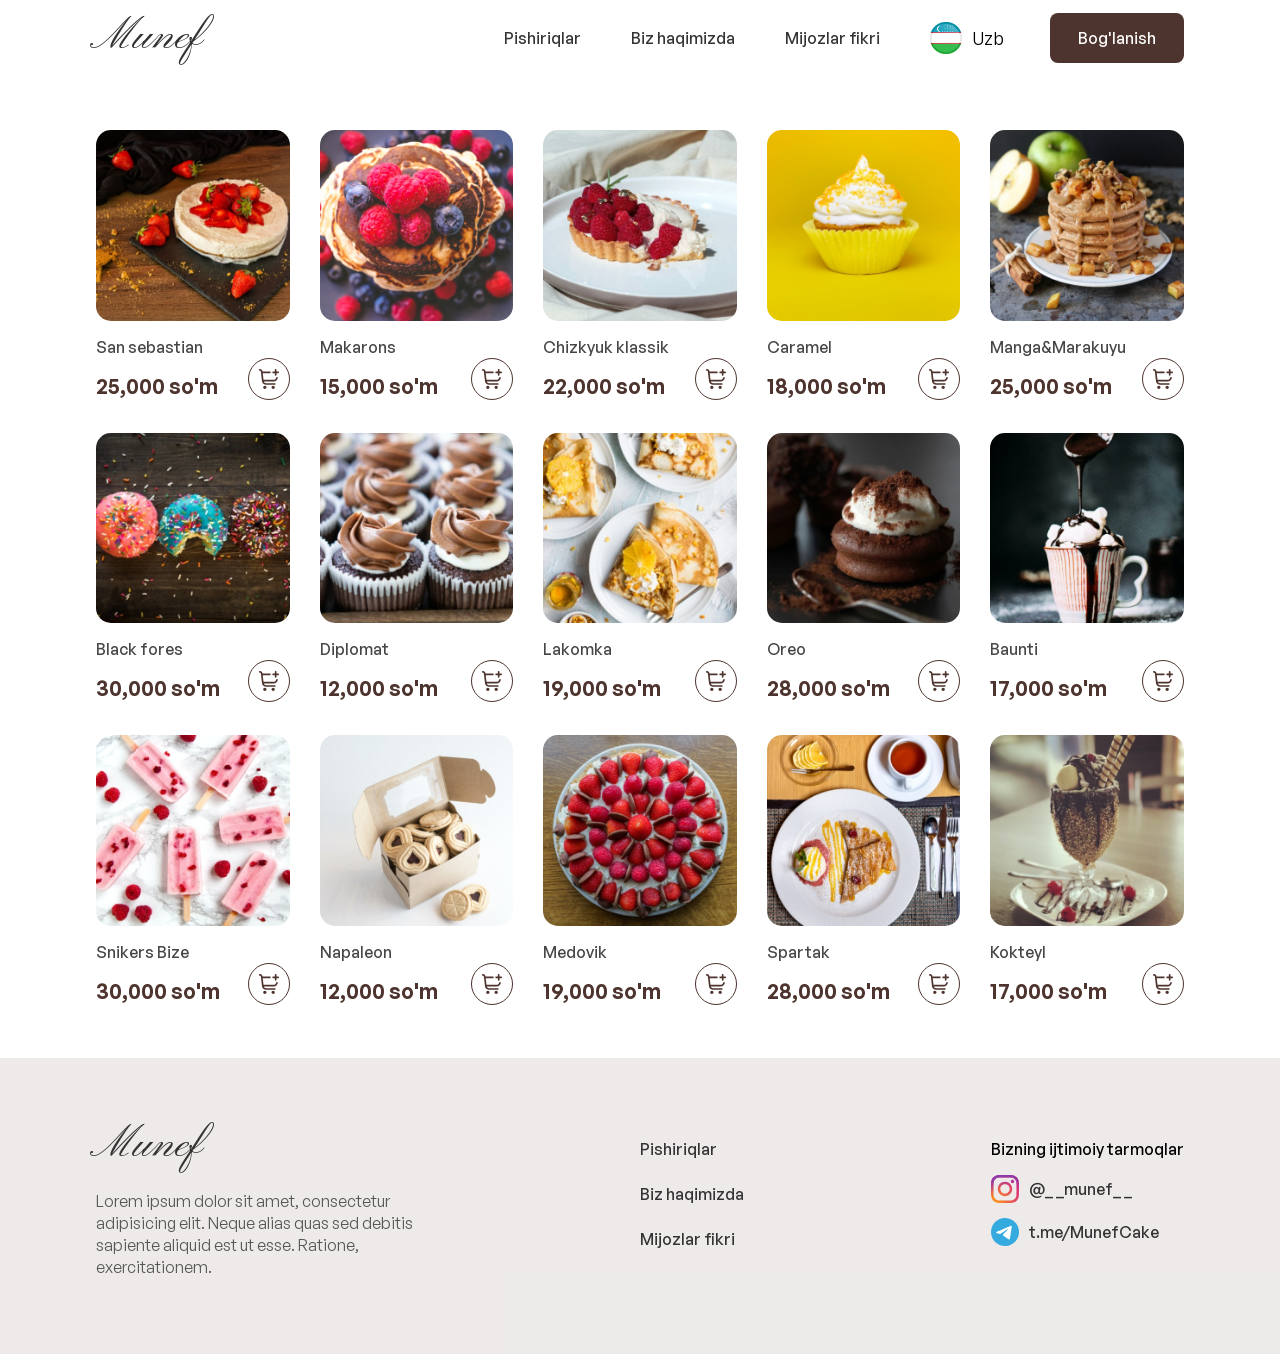
<file: card.html>
<!DOCTYPE html>
<html lang="en">

<head>
    <meta charset="UTF-8" />
    <meta name="viewport" content="width=device-width, initial-scale=1.0" />
    <title>Munef</title>
    <link rel="stylesheet" href="style.css">
    <link rel="stylesheet" href="https://cdnjs.cloudflare.com/ajax/libs/font-awesome/6.5.1/css/all.min.css"
        integrity="sha512-DTOQO9RWCH3ppGqcWaEA1BIZOC6xxalwEsw9c2QQeAIftl+Vegovlnee1c9QX4TctnWMn13TZye+giMm8e2LwA=="
        crossorigin="anonymous" referrerpolicy="no-referrer" />


</head>

<body>
    <div id="preloader"></div>


    <div class="header">
        <div class="nav">
            <input type="checkbox" id="nav-check" />
            <a href="index.html" class="nav-header">
                <div class="nav-title">
                    Munef
                </div>
            </a>
            <div class="nav-btn">
                <div class="switch_lang_mob">
                    <div class="switch_lang">
                        <div class="selected_lang" id="selectedLang2">
                            <img src="./img/uzbflag.png" alt="">Uzb
                        </div>
                        <div class="selection_lang" id="languageOptions2" style="display: none;">
                            <a href="card.html" class="sl1" id="uzbLang2"><img src="./img/uzbflag.png" alt="">Uzb</a>
                            <a href="./rus/card.html" class="sl2" id="rusLang2"><img src="./img/rusflag.png" alt="">Rus</a>
                        </div>
                    </div>
                </div>
                <label for="nav-check">
                    <span></span>
                    <span></span>
                    <span></span>
                </label>
            </div>
            <nav class="nav-links">
                <a href="index.html">
                    Pishiriqlar
                </a>
                <a href="index.html#about">Biz haqimizda</a>
                <a href="index.html#fikrlar">Mijozlar fikri</a>
                <div class="switch_lang_des">
                    <div class="switch_lang">
                        <div class="selected_lang" id="selectedLang">
                            <img src="./img/uzbflag.png" alt="">Uzb
                        </div>
                        <div class="selection_lang" id="languageOptions" style="display: none;">
                            <a href="card.html" class="sl1" id="uzbLang"><img src="./img/uzbflag.png" alt="">Uzb</a>
                            <a href="./rus/card.html" class="sl2" id="rusLang"><img src="./img/rusflag.png" alt="">Rus</a>
                        </div>
                    </div>
                </div>
                <a href="contact.html" class="contact-btn">Bog'lanish</a>
            </nav>
        </div>
    </div>

    <div class="body">
        <div class="products" id="products">
            <!-- <div class="products_heading">
                Mashhur pishiriqlar
            </div> -->
            <div class="cards">
                <div class="pcard">
                    <a href="product_detail.html" id="productLink">
                        <img src="./img/Rectangle 2.png" class="pcard-img" alt="">
                    </a>
                    <div class="pcard-title">
                        San sebastian
                    </div>
                    <div class="for-el">
                        <div class="pcard-price">25,000 so'm</div>
                        <a href="product_detail.html" class="pcard-cart">
                            <svg xmlns="http://www.w3.org/2000/svg" width="20" height="20" viewBox="0 0 20 20"
                                fill="none">
                                <g clip-path="url(#clip0_132_1609)">
                                    <path
                                        d="M5.83366 20C6.75413 20 7.50033 19.2538 7.50033 18.3333C7.50033 17.4128 6.75413 16.6666 5.83366 16.6666C4.91318 16.6666 4.16699 17.4128 4.16699 18.3333C4.16699 19.2538 4.91318 20 5.83366 20Z"
                                        fill="#4E342E" />
                                    <path
                                        d="M14.1667 20C15.0871 20 15.8333 19.2538 15.8333 18.3333C15.8333 17.4128 15.0871 16.6666 14.1667 16.6666C13.2462 16.6666 12.5 17.4128 12.5 18.3333C12.5 19.2538 13.2462 20 14.1667 20Z"
                                        fill="#4E342E" />
                                    <path
                                        d="M19.1663 2.5H17.4997V0.833333C17.4997 0.61232 17.4119 0.400358 17.2556 0.244078C17.0993 0.0877974 16.8874 0 16.6663 0C16.4453 0 16.2334 0.0877974 16.0771 0.244078C15.9208 0.400358 15.833 0.61232 15.833 0.833333V2.5H14.1663C13.9453 2.5 13.7334 2.5878 13.5771 2.74408C13.4208 2.90036 13.333 3.11232 13.333 3.33333C13.333 3.55435 13.4208 3.76631 13.5771 3.92259C13.7334 4.07887 13.9453 4.16667 14.1663 4.16667H15.833V5.83333C15.833 6.05435 15.9208 6.26631 16.0771 6.42259C16.2334 6.57887 16.4453 6.66667 16.6663 6.66667C16.8874 6.66667 17.0993 6.57887 17.2556 6.42259C17.4119 6.26631 17.4997 6.05435 17.4997 5.83333V4.16667H19.1663C19.3874 4.16667 19.5993 4.07887 19.7556 3.92259C19.9119 3.76631 19.9997 3.55435 19.9997 3.33333C19.9997 3.11232 19.9119 2.90036 19.7556 2.74408C19.5993 2.5878 19.3874 2.5 19.1663 2.5Z"
                                        fill="#4E342E" />
                                    <path
                                        d="M18.1425 8.105C18.0348 8.08484 17.9241 8.08626 17.8169 8.10919C17.7097 8.13212 17.6081 8.1761 17.518 8.23857C17.428 8.30105 17.3512 8.38078 17.2922 8.47315C17.2331 8.56552 17.193 8.66868 17.1742 8.77667C17.0702 9.35346 16.767 9.87541 16.3173 10.2513C15.8677 10.6272 15.3003 10.8332 14.7142 10.8333H4.515L3.73167 4.16667H10.8333C11.0543 4.16667 11.2663 4.07887 11.4226 3.92259C11.5789 3.76631 11.6667 3.55435 11.6667 3.33333C11.6667 3.11232 11.5789 2.90036 11.4226 2.74408C11.2663 2.5878 11.0543 2.5 10.8333 2.5H3.535L3.5 2.20667C3.42818 1.59883 3.13588 1.03846 2.67849 0.631753C2.2211 0.225045 1.6304 0.000260697 1.01833 0L0.833333 0C0.61232 0 0.400358 0.0877974 0.244078 0.244078C0.0877974 0.400358 0 0.61232 0 0.833333C0 1.05435 0.0877974 1.26631 0.244078 1.42259C0.400358 1.57887 0.61232 1.66667 0.833333 1.66667H1.01833C1.22244 1.66669 1.41945 1.74163 1.57198 1.87726C1.72451 2.0129 1.82195 2.19979 1.84583 2.4025L2.9925 12.1525C3.11154 13.1665 3.59873 14.1015 4.36159 14.78C5.12445 15.4585 6.10988 15.8334 7.13083 15.8333H15.8333C16.0543 15.8333 16.2663 15.7455 16.4226 15.5893C16.5789 15.433 16.6667 15.221 16.6667 15C16.6667 14.779 16.5789 14.567 16.4226 14.4107C16.2663 14.2545 16.0543 14.1667 15.8333 14.1667H7.13083C6.61377 14.1668 6.10939 14.0065 5.68718 13.708C5.26496 13.4096 4.94569 12.9875 4.77333 12.5H14.7142C15.691 12.5001 16.6367 12.157 17.3863 11.5307C18.1358 10.9044 18.6415 10.0346 18.815 9.07333C18.8345 8.96559 18.8325 8.85507 18.8092 8.74808C18.786 8.6411 18.7419 8.53974 18.6794 8.44981C18.6169 8.35989 18.5374 8.28315 18.4453 8.22398C18.3531 8.16482 18.2503 8.12439 18.1425 8.105Z"
                                        fill="#4E342E" />
                                </g>
                                <defs>
                                    <clipPath id="clip0_132_1609">
                                        <rect width="20" height="20" fill="white" />
                                    </clipPath>
                                </defs>
                            </svg>
                        </a>
                    </div>
                </div>

                <div class="pcard">
                    <a href="product_detail.html">
                        <img src="./img/Rectangle 3.png" class="pcard-img" alt="">
                    </a>
                    <div class="pcard-title">
                        Makarons
                    </div>
                    <div class="for-el">
                        <div class="pcard-price">15,000 so'm</div>
                        <a href="product_detail.html" class="pcard-cart">
                            <svg xmlns="http://www.w3.org/2000/svg" width="20" height="20" viewBox="0 0 20 20"
                                fill="none">
                                <g clip-path="url(#clip0_132_1609)">
                                    <path
                                        d="M5.83366 20C6.75413 20 7.50033 19.2538 7.50033 18.3333C7.50033 17.4128 6.75413 16.6666 5.83366 16.6666C4.91318 16.6666 4.16699 17.4128 4.16699 18.3333C4.16699 19.2538 4.91318 20 5.83366 20Z"
                                        fill="#4E342E" />
                                    <path
                                        d="M14.1667 20C15.0871 20 15.8333 19.2538 15.8333 18.3333C15.8333 17.4128 15.0871 16.6666 14.1667 16.6666C13.2462 16.6666 12.5 17.4128 12.5 18.3333C12.5 19.2538 13.2462 20 14.1667 20Z"
                                        fill="#4E342E" />
                                    <path
                                        d="M19.1663 2.5H17.4997V0.833333C17.4997 0.61232 17.4119 0.400358 17.2556 0.244078C17.0993 0.0877974 16.8874 0 16.6663 0C16.4453 0 16.2334 0.0877974 16.0771 0.244078C15.9208 0.400358 15.833 0.61232 15.833 0.833333V2.5H14.1663C13.9453 2.5 13.7334 2.5878 13.5771 2.74408C13.4208 2.90036 13.333 3.11232 13.333 3.33333C13.333 3.55435 13.4208 3.76631 13.5771 3.92259C13.7334 4.07887 13.9453 4.16667 14.1663 4.16667H15.833V5.83333C15.833 6.05435 15.9208 6.26631 16.0771 6.42259C16.2334 6.57887 16.4453 6.66667 16.6663 6.66667C16.8874 6.66667 17.0993 6.57887 17.2556 6.42259C17.4119 6.26631 17.4997 6.05435 17.4997 5.83333V4.16667H19.1663C19.3874 4.16667 19.5993 4.07887 19.7556 3.92259C19.9119 3.76631 19.9997 3.55435 19.9997 3.33333C19.9997 3.11232 19.9119 2.90036 19.7556 2.74408C19.5993 2.5878 19.3874 2.5 19.1663 2.5Z"
                                        fill="#4E342E" />
                                    <path
                                        d="M18.1425 8.105C18.0348 8.08484 17.9241 8.08626 17.8169 8.10919C17.7097 8.13212 17.6081 8.1761 17.518 8.23857C17.428 8.30105 17.3512 8.38078 17.2922 8.47315C17.2331 8.56552 17.193 8.66868 17.1742 8.77667C17.0702 9.35346 16.767 9.87541 16.3173 10.2513C15.8677 10.6272 15.3003 10.8332 14.7142 10.8333H4.515L3.73167 4.16667H10.8333C11.0543 4.16667 11.2663 4.07887 11.4226 3.92259C11.5789 3.76631 11.6667 3.55435 11.6667 3.33333C11.6667 3.11232 11.5789 2.90036 11.4226 2.74408C11.2663 2.5878 11.0543 2.5 10.8333 2.5H3.535L3.5 2.20667C3.42818 1.59883 3.13588 1.03846 2.67849 0.631753C2.2211 0.225045 1.6304 0.000260697 1.01833 0L0.833333 0C0.61232 0 0.400358 0.0877974 0.244078 0.244078C0.0877974 0.400358 0 0.61232 0 0.833333C0 1.05435 0.0877974 1.26631 0.244078 1.42259C0.400358 1.57887 0.61232 1.66667 0.833333 1.66667H1.01833C1.22244 1.66669 1.41945 1.74163 1.57198 1.87726C1.72451 2.0129 1.82195 2.19979 1.84583 2.4025L2.9925 12.1525C3.11154 13.1665 3.59873 14.1015 4.36159 14.78C5.12445 15.4585 6.10988 15.8334 7.13083 15.8333H15.8333C16.0543 15.8333 16.2663 15.7455 16.4226 15.5893C16.5789 15.433 16.6667 15.221 16.6667 15C16.6667 14.779 16.5789 14.567 16.4226 14.4107C16.2663 14.2545 16.0543 14.1667 15.8333 14.1667H7.13083C6.61377 14.1668 6.10939 14.0065 5.68718 13.708C5.26496 13.4096 4.94569 12.9875 4.77333 12.5H14.7142C15.691 12.5001 16.6367 12.157 17.3863 11.5307C18.1358 10.9044 18.6415 10.0346 18.815 9.07333C18.8345 8.96559 18.8325 8.85507 18.8092 8.74808C18.786 8.6411 18.7419 8.53974 18.6794 8.44981C18.6169 8.35989 18.5374 8.28315 18.4453 8.22398C18.3531 8.16482 18.2503 8.12439 18.1425 8.105Z"
                                        fill="#4E342E" />
                                </g>
                                <defs>
                                    <clipPath id="clip0_132_1609">
                                        <rect width="20" height="20" fill="white" />
                                    </clipPath>
                                </defs>
                            </svg>
                        </a>
                    </div>
                </div>

                <div class="pcard">
                    <a href="product_detail.html">
                        <img src="./img/Rectangle 4.png" class="pcard-img" alt="">
                    </a>
                    <div class="pcard-title">
                        Chizkyuk klassik
                    </div>
                    <div class="for-el">
                        <div class="pcard-price">22,000 so'm</div>
                        <a href="product_detail.html" class="pcard-cart">
                            <svg xmlns="http://www.w3.org/2000/svg" width="20" height="20" viewBox="0 0 20 20"
                                fill="none">
                                <g clip-path="url(#clip0_132_1609)">
                                    <path
                                        d="M5.83366 20C6.75413 20 7.50033 19.2538 7.50033 18.3333C7.50033 17.4128 6.75413 16.6666 5.83366 16.6666C4.91318 16.6666 4.16699 17.4128 4.16699 18.3333C4.16699 19.2538 4.91318 20 5.83366 20Z"
                                        fill="#4E342E" />
                                    <path
                                        d="M14.1667 20C15.0871 20 15.8333 19.2538 15.8333 18.3333C15.8333 17.4128 15.0871 16.6666 14.1667 16.6666C13.2462 16.6666 12.5 17.4128 12.5 18.3333C12.5 19.2538 13.2462 20 14.1667 20Z"
                                        fill="#4E342E" />
                                    <path
                                        d="M19.1663 2.5H17.4997V0.833333C17.4997 0.61232 17.4119 0.400358 17.2556 0.244078C17.0993 0.0877974 16.8874 0 16.6663 0C16.4453 0 16.2334 0.0877974 16.0771 0.244078C15.9208 0.400358 15.833 0.61232 15.833 0.833333V2.5H14.1663C13.9453 2.5 13.7334 2.5878 13.5771 2.74408C13.4208 2.90036 13.333 3.11232 13.333 3.33333C13.333 3.55435 13.4208 3.76631 13.5771 3.92259C13.7334 4.07887 13.9453 4.16667 14.1663 4.16667H15.833V5.83333C15.833 6.05435 15.9208 6.26631 16.0771 6.42259C16.2334 6.57887 16.4453 6.66667 16.6663 6.66667C16.8874 6.66667 17.0993 6.57887 17.2556 6.42259C17.4119 6.26631 17.4997 6.05435 17.4997 5.83333V4.16667H19.1663C19.3874 4.16667 19.5993 4.07887 19.7556 3.92259C19.9119 3.76631 19.9997 3.55435 19.9997 3.33333C19.9997 3.11232 19.9119 2.90036 19.7556 2.74408C19.5993 2.5878 19.3874 2.5 19.1663 2.5Z"
                                        fill="#4E342E" />
                                    <path
                                        d="M18.1425 8.105C18.0348 8.08484 17.9241 8.08626 17.8169 8.10919C17.7097 8.13212 17.6081 8.1761 17.518 8.23857C17.428 8.30105 17.3512 8.38078 17.2922 8.47315C17.2331 8.56552 17.193 8.66868 17.1742 8.77667C17.0702 9.35346 16.767 9.87541 16.3173 10.2513C15.8677 10.6272 15.3003 10.8332 14.7142 10.8333H4.515L3.73167 4.16667H10.8333C11.0543 4.16667 11.2663 4.07887 11.4226 3.92259C11.5789 3.76631 11.6667 3.55435 11.6667 3.33333C11.6667 3.11232 11.5789 2.90036 11.4226 2.74408C11.2663 2.5878 11.0543 2.5 10.8333 2.5H3.535L3.5 2.20667C3.42818 1.59883 3.13588 1.03846 2.67849 0.631753C2.2211 0.225045 1.6304 0.000260697 1.01833 0L0.833333 0C0.61232 0 0.400358 0.0877974 0.244078 0.244078C0.0877974 0.400358 0 0.61232 0 0.833333C0 1.05435 0.0877974 1.26631 0.244078 1.42259C0.400358 1.57887 0.61232 1.66667 0.833333 1.66667H1.01833C1.22244 1.66669 1.41945 1.74163 1.57198 1.87726C1.72451 2.0129 1.82195 2.19979 1.84583 2.4025L2.9925 12.1525C3.11154 13.1665 3.59873 14.1015 4.36159 14.78C5.12445 15.4585 6.10988 15.8334 7.13083 15.8333H15.8333C16.0543 15.8333 16.2663 15.7455 16.4226 15.5893C16.5789 15.433 16.6667 15.221 16.6667 15C16.6667 14.779 16.5789 14.567 16.4226 14.4107C16.2663 14.2545 16.0543 14.1667 15.8333 14.1667H7.13083C6.61377 14.1668 6.10939 14.0065 5.68718 13.708C5.26496 13.4096 4.94569 12.9875 4.77333 12.5H14.7142C15.691 12.5001 16.6367 12.157 17.3863 11.5307C18.1358 10.9044 18.6415 10.0346 18.815 9.07333C18.8345 8.96559 18.8325 8.85507 18.8092 8.74808C18.786 8.6411 18.7419 8.53974 18.6794 8.44981C18.6169 8.35989 18.5374 8.28315 18.4453 8.22398C18.3531 8.16482 18.2503 8.12439 18.1425 8.105Z"
                                        fill="#4E342E" />
                                </g>
                                <defs>
                                    <clipPath id="clip0_132_1609">
                                        <rect width="20" height="20" fill="white" />
                                    </clipPath>
                                </defs>
                            </svg>
                        </a>
                    </div>
                </div>

                <div class="pcard">
                    <a href="product_detail.html">
                        <img src="./img/Rectangle 5.png" class="pcard-img" alt="">
                    </a>
                    <div class="pcard-title">
                        Caramel
                    </div>
                    <div class="for-el">
                        <div class="pcard-price">18,000 so'm</div>
                        <a href="product_detail.html" class="pcard-cart">
                            <svg xmlns="http://www.w3.org/2000/svg" width="20" height="20" viewBox="0 0 20 20"
                                fill="none">
                                <g clip-path="url(#clip0_132_1609)">
                                    <path
                                        d="M5.83366 20C6.75413 20 7.50033 19.2538 7.50033 18.3333C7.50033 17.4128 6.75413 16.6666 5.83366 16.6666C4.91318 16.6666 4.16699 17.4128 4.16699 18.3333C4.16699 19.2538 4.91318 20 5.83366 20Z"
                                        fill="#4E342E" />
                                    <path
                                        d="M14.1667 20C15.0871 20 15.8333 19.2538 15.8333 18.3333C15.8333 17.4128 15.0871 16.6666 14.1667 16.6666C13.2462 16.6666 12.5 17.4128 12.5 18.3333C12.5 19.2538 13.2462 20 14.1667 20Z"
                                        fill="#4E342E" />
                                    <path
                                        d="M19.1663 2.5H17.4997V0.833333C17.4997 0.61232 17.4119 0.400358 17.2556 0.244078C17.0993 0.0877974 16.8874 0 16.6663 0C16.4453 0 16.2334 0.0877974 16.0771 0.244078C15.9208 0.400358 15.833 0.61232 15.833 0.833333V2.5H14.1663C13.9453 2.5 13.7334 2.5878 13.5771 2.74408C13.4208 2.90036 13.333 3.11232 13.333 3.33333C13.333 3.55435 13.4208 3.76631 13.5771 3.92259C13.7334 4.07887 13.9453 4.16667 14.1663 4.16667H15.833V5.83333C15.833 6.05435 15.9208 6.26631 16.0771 6.42259C16.2334 6.57887 16.4453 6.66667 16.6663 6.66667C16.8874 6.66667 17.0993 6.57887 17.2556 6.42259C17.4119 6.26631 17.4997 6.05435 17.4997 5.83333V4.16667H19.1663C19.3874 4.16667 19.5993 4.07887 19.7556 3.92259C19.9119 3.76631 19.9997 3.55435 19.9997 3.33333C19.9997 3.11232 19.9119 2.90036 19.7556 2.74408C19.5993 2.5878 19.3874 2.5 19.1663 2.5Z"
                                        fill="#4E342E" />
                                    <path
                                        d="M18.1425 8.105C18.0348 8.08484 17.9241 8.08626 17.8169 8.10919C17.7097 8.13212 17.6081 8.1761 17.518 8.23857C17.428 8.30105 17.3512 8.38078 17.2922 8.47315C17.2331 8.56552 17.193 8.66868 17.1742 8.77667C17.0702 9.35346 16.767 9.87541 16.3173 10.2513C15.8677 10.6272 15.3003 10.8332 14.7142 10.8333H4.515L3.73167 4.16667H10.8333C11.0543 4.16667 11.2663 4.07887 11.4226 3.92259C11.5789 3.76631 11.6667 3.55435 11.6667 3.33333C11.6667 3.11232 11.5789 2.90036 11.4226 2.74408C11.2663 2.5878 11.0543 2.5 10.8333 2.5H3.535L3.5 2.20667C3.42818 1.59883 3.13588 1.03846 2.67849 0.631753C2.2211 0.225045 1.6304 0.000260697 1.01833 0L0.833333 0C0.61232 0 0.400358 0.0877974 0.244078 0.244078C0.0877974 0.400358 0 0.61232 0 0.833333C0 1.05435 0.0877974 1.26631 0.244078 1.42259C0.400358 1.57887 0.61232 1.66667 0.833333 1.66667H1.01833C1.22244 1.66669 1.41945 1.74163 1.57198 1.87726C1.72451 2.0129 1.82195 2.19979 1.84583 2.4025L2.9925 12.1525C3.11154 13.1665 3.59873 14.1015 4.36159 14.78C5.12445 15.4585 6.10988 15.8334 7.13083 15.8333H15.8333C16.0543 15.8333 16.2663 15.7455 16.4226 15.5893C16.5789 15.433 16.6667 15.221 16.6667 15C16.6667 14.779 16.5789 14.567 16.4226 14.4107C16.2663 14.2545 16.0543 14.1667 15.8333 14.1667H7.13083C6.61377 14.1668 6.10939 14.0065 5.68718 13.708C5.26496 13.4096 4.94569 12.9875 4.77333 12.5H14.7142C15.691 12.5001 16.6367 12.157 17.3863 11.5307C18.1358 10.9044 18.6415 10.0346 18.815 9.07333C18.8345 8.96559 18.8325 8.85507 18.8092 8.74808C18.786 8.6411 18.7419 8.53974 18.6794 8.44981C18.6169 8.35989 18.5374 8.28315 18.4453 8.22398C18.3531 8.16482 18.2503 8.12439 18.1425 8.105Z"
                                        fill="#4E342E" />
                                </g>
                                <defs>
                                    <clipPath id="clip0_132_1609">
                                        <rect width="20" height="20" fill="white" />
                                    </clipPath>
                                </defs>
                            </svg>
                        </a>
                    </div>
                </div>

                <div class="pcard">
                    <a href="product_detail.html">
                        <img src="./img/Rectangle 6.png" class="pcard-img" alt="">
                    </a>
                    <div class="pcard-title">
                        Manga&Marakuyu
                    </div>
                    <div class="for-el">
                        <div class="pcard-price">25,000 so'm</div>
                        <a href="product_detail.html" class="pcard-cart">
                            <svg xmlns="http://www.w3.org/2000/svg" width="20" height="20" viewBox="0 0 20 20"
                                fill="none">
                                <g clip-path="url(#clip0_132_1609)">
                                    <path
                                        d="M5.83366 20C6.75413 20 7.50033 19.2538 7.50033 18.3333C7.50033 17.4128 6.75413 16.6666 5.83366 16.6666C4.91318 16.6666 4.16699 17.4128 4.16699 18.3333C4.16699 19.2538 4.91318 20 5.83366 20Z"
                                        fill="#4E342E" />
                                    <path
                                        d="M14.1667 20C15.0871 20 15.8333 19.2538 15.8333 18.3333C15.8333 17.4128 15.0871 16.6666 14.1667 16.6666C13.2462 16.6666 12.5 17.4128 12.5 18.3333C12.5 19.2538 13.2462 20 14.1667 20Z"
                                        fill="#4E342E" />
                                    <path
                                        d="M19.1663 2.5H17.4997V0.833333C17.4997 0.61232 17.4119 0.400358 17.2556 0.244078C17.0993 0.0877974 16.8874 0 16.6663 0C16.4453 0 16.2334 0.0877974 16.0771 0.244078C15.9208 0.400358 15.833 0.61232 15.833 0.833333V2.5H14.1663C13.9453 2.5 13.7334 2.5878 13.5771 2.74408C13.4208 2.90036 13.333 3.11232 13.333 3.33333C13.333 3.55435 13.4208 3.76631 13.5771 3.92259C13.7334 4.07887 13.9453 4.16667 14.1663 4.16667H15.833V5.83333C15.833 6.05435 15.9208 6.26631 16.0771 6.42259C16.2334 6.57887 16.4453 6.66667 16.6663 6.66667C16.8874 6.66667 17.0993 6.57887 17.2556 6.42259C17.4119 6.26631 17.4997 6.05435 17.4997 5.83333V4.16667H19.1663C19.3874 4.16667 19.5993 4.07887 19.7556 3.92259C19.9119 3.76631 19.9997 3.55435 19.9997 3.33333C19.9997 3.11232 19.9119 2.90036 19.7556 2.74408C19.5993 2.5878 19.3874 2.5 19.1663 2.5Z"
                                        fill="#4E342E" />
                                    <path
                                        d="M18.1425 8.105C18.0348 8.08484 17.9241 8.08626 17.8169 8.10919C17.7097 8.13212 17.6081 8.1761 17.518 8.23857C17.428 8.30105 17.3512 8.38078 17.2922 8.47315C17.2331 8.56552 17.193 8.66868 17.1742 8.77667C17.0702 9.35346 16.767 9.87541 16.3173 10.2513C15.8677 10.6272 15.3003 10.8332 14.7142 10.8333H4.515L3.73167 4.16667H10.8333C11.0543 4.16667 11.2663 4.07887 11.4226 3.92259C11.5789 3.76631 11.6667 3.55435 11.6667 3.33333C11.6667 3.11232 11.5789 2.90036 11.4226 2.74408C11.2663 2.5878 11.0543 2.5 10.8333 2.5H3.535L3.5 2.20667C3.42818 1.59883 3.13588 1.03846 2.67849 0.631753C2.2211 0.225045 1.6304 0.000260697 1.01833 0L0.833333 0C0.61232 0 0.400358 0.0877974 0.244078 0.244078C0.0877974 0.400358 0 0.61232 0 0.833333C0 1.05435 0.0877974 1.26631 0.244078 1.42259C0.400358 1.57887 0.61232 1.66667 0.833333 1.66667H1.01833C1.22244 1.66669 1.41945 1.74163 1.57198 1.87726C1.72451 2.0129 1.82195 2.19979 1.84583 2.4025L2.9925 12.1525C3.11154 13.1665 3.59873 14.1015 4.36159 14.78C5.12445 15.4585 6.10988 15.8334 7.13083 15.8333H15.8333C16.0543 15.8333 16.2663 15.7455 16.4226 15.5893C16.5789 15.433 16.6667 15.221 16.6667 15C16.6667 14.779 16.5789 14.567 16.4226 14.4107C16.2663 14.2545 16.0543 14.1667 15.8333 14.1667H7.13083C6.61377 14.1668 6.10939 14.0065 5.68718 13.708C5.26496 13.4096 4.94569 12.9875 4.77333 12.5H14.7142C15.691 12.5001 16.6367 12.157 17.3863 11.5307C18.1358 10.9044 18.6415 10.0346 18.815 9.07333C18.8345 8.96559 18.8325 8.85507 18.8092 8.74808C18.786 8.6411 18.7419 8.53974 18.6794 8.44981C18.6169 8.35989 18.5374 8.28315 18.4453 8.22398C18.3531 8.16482 18.2503 8.12439 18.1425 8.105Z"
                                        fill="#4E342E" />
                                </g>
                                <defs>
                                    <clipPath id="clip0_132_1609">
                                        <rect width="20" height="20" fill="white" />
                                    </clipPath>
                                </defs>
                            </svg>
                        </a>
                    </div>
                </div>


                <div class="pcard">
                    <a href="product_detail.html">
                        <img src="./img/Rectangle 7.png" class="pcard-img" alt="">
                    </a>
                    <div class="pcard-title">
                        Black fores
                    </div>
                    <div class="for-el">
                        <div class="pcard-price">30,000 so'm</div>
                        <a href="product_detail.html" class="pcard-cart">
                            <svg xmlns="http://www.w3.org/2000/svg" width="20" height="20" viewBox="0 0 20 20"
                                fill="none">
                                <g clip-path="url(#clip0_132_1609)">
                                    <path
                                        d="M5.83366 20C6.75413 20 7.50033 19.2538 7.50033 18.3333C7.50033 17.4128 6.75413 16.6666 5.83366 16.6666C4.91318 16.6666 4.16699 17.4128 4.16699 18.3333C4.16699 19.2538 4.91318 20 5.83366 20Z"
                                        fill="#4E342E" />
                                    <path
                                        d="M14.1667 20C15.0871 20 15.8333 19.2538 15.8333 18.3333C15.8333 17.4128 15.0871 16.6666 14.1667 16.6666C13.2462 16.6666 12.5 17.4128 12.5 18.3333C12.5 19.2538 13.2462 20 14.1667 20Z"
                                        fill="#4E342E" />
                                    <path
                                        d="M19.1663 2.5H17.4997V0.833333C17.4997 0.61232 17.4119 0.400358 17.2556 0.244078C17.0993 0.0877974 16.8874 0 16.6663 0C16.4453 0 16.2334 0.0877974 16.0771 0.244078C15.9208 0.400358 15.833 0.61232 15.833 0.833333V2.5H14.1663C13.9453 2.5 13.7334 2.5878 13.5771 2.74408C13.4208 2.90036 13.333 3.11232 13.333 3.33333C13.333 3.55435 13.4208 3.76631 13.5771 3.92259C13.7334 4.07887 13.9453 4.16667 14.1663 4.16667H15.833V5.83333C15.833 6.05435 15.9208 6.26631 16.0771 6.42259C16.2334 6.57887 16.4453 6.66667 16.6663 6.66667C16.8874 6.66667 17.0993 6.57887 17.2556 6.42259C17.4119 6.26631 17.4997 6.05435 17.4997 5.83333V4.16667H19.1663C19.3874 4.16667 19.5993 4.07887 19.7556 3.92259C19.9119 3.76631 19.9997 3.55435 19.9997 3.33333C19.9997 3.11232 19.9119 2.90036 19.7556 2.74408C19.5993 2.5878 19.3874 2.5 19.1663 2.5Z"
                                        fill="#4E342E" />
                                    <path
                                        d="M18.1425 8.105C18.0348 8.08484 17.9241 8.08626 17.8169 8.10919C17.7097 8.13212 17.6081 8.1761 17.518 8.23857C17.428 8.30105 17.3512 8.38078 17.2922 8.47315C17.2331 8.56552 17.193 8.66868 17.1742 8.77667C17.0702 9.35346 16.767 9.87541 16.3173 10.2513C15.8677 10.6272 15.3003 10.8332 14.7142 10.8333H4.515L3.73167 4.16667H10.8333C11.0543 4.16667 11.2663 4.07887 11.4226 3.92259C11.5789 3.76631 11.6667 3.55435 11.6667 3.33333C11.6667 3.11232 11.5789 2.90036 11.4226 2.74408C11.2663 2.5878 11.0543 2.5 10.8333 2.5H3.535L3.5 2.20667C3.42818 1.59883 3.13588 1.03846 2.67849 0.631753C2.2211 0.225045 1.6304 0.000260697 1.01833 0L0.833333 0C0.61232 0 0.400358 0.0877974 0.244078 0.244078C0.0877974 0.400358 0 0.61232 0 0.833333C0 1.05435 0.0877974 1.26631 0.244078 1.42259C0.400358 1.57887 0.61232 1.66667 0.833333 1.66667H1.01833C1.22244 1.66669 1.41945 1.74163 1.57198 1.87726C1.72451 2.0129 1.82195 2.19979 1.84583 2.4025L2.9925 12.1525C3.11154 13.1665 3.59873 14.1015 4.36159 14.78C5.12445 15.4585 6.10988 15.8334 7.13083 15.8333H15.8333C16.0543 15.8333 16.2663 15.7455 16.4226 15.5893C16.5789 15.433 16.6667 15.221 16.6667 15C16.6667 14.779 16.5789 14.567 16.4226 14.4107C16.2663 14.2545 16.0543 14.1667 15.8333 14.1667H7.13083C6.61377 14.1668 6.10939 14.0065 5.68718 13.708C5.26496 13.4096 4.94569 12.9875 4.77333 12.5H14.7142C15.691 12.5001 16.6367 12.157 17.3863 11.5307C18.1358 10.9044 18.6415 10.0346 18.815 9.07333C18.8345 8.96559 18.8325 8.85507 18.8092 8.74808C18.786 8.6411 18.7419 8.53974 18.6794 8.44981C18.6169 8.35989 18.5374 8.28315 18.4453 8.22398C18.3531 8.16482 18.2503 8.12439 18.1425 8.105Z"
                                        fill="#4E342E" />
                                </g>
                                <defs>
                                    <clipPath id="clip0_132_1609">
                                        <rect width="20" height="20" fill="white" />
                                    </clipPath>
                                </defs>
                            </svg>
                        </a>
                    </div>
                </div>

                <div class="pcard">
                    <a href="product_detail.html">
                        <img src="./img/Rectangle 8.png" class="pcard-img" alt="">
                    </a>
                    <div class="pcard-title">
                        Diplomat
                    </div>
                    <div class="for-el">
                        <div class="pcard-price">12,000 so'm</div>
                        <a href="product_detail.html" class="pcard-cart">
                            <svg xmlns="http://www.w3.org/2000/svg" width="20" height="20" viewBox="0 0 20 20"
                                fill="none">
                                <g clip-path="url(#clip0_132_1609)">
                                    <path
                                        d="M5.83366 20C6.75413 20 7.50033 19.2538 7.50033 18.3333C7.50033 17.4128 6.75413 16.6666 5.83366 16.6666C4.91318 16.6666 4.16699 17.4128 4.16699 18.3333C4.16699 19.2538 4.91318 20 5.83366 20Z"
                                        fill="#4E342E" />
                                    <path
                                        d="M14.1667 20C15.0871 20 15.8333 19.2538 15.8333 18.3333C15.8333 17.4128 15.0871 16.6666 14.1667 16.6666C13.2462 16.6666 12.5 17.4128 12.5 18.3333C12.5 19.2538 13.2462 20 14.1667 20Z"
                                        fill="#4E342E" />
                                    <path
                                        d="M19.1663 2.5H17.4997V0.833333C17.4997 0.61232 17.4119 0.400358 17.2556 0.244078C17.0993 0.0877974 16.8874 0 16.6663 0C16.4453 0 16.2334 0.0877974 16.0771 0.244078C15.9208 0.400358 15.833 0.61232 15.833 0.833333V2.5H14.1663C13.9453 2.5 13.7334 2.5878 13.5771 2.74408C13.4208 2.90036 13.333 3.11232 13.333 3.33333C13.333 3.55435 13.4208 3.76631 13.5771 3.92259C13.7334 4.07887 13.9453 4.16667 14.1663 4.16667H15.833V5.83333C15.833 6.05435 15.9208 6.26631 16.0771 6.42259C16.2334 6.57887 16.4453 6.66667 16.6663 6.66667C16.8874 6.66667 17.0993 6.57887 17.2556 6.42259C17.4119 6.26631 17.4997 6.05435 17.4997 5.83333V4.16667H19.1663C19.3874 4.16667 19.5993 4.07887 19.7556 3.92259C19.9119 3.76631 19.9997 3.55435 19.9997 3.33333C19.9997 3.11232 19.9119 2.90036 19.7556 2.74408C19.5993 2.5878 19.3874 2.5 19.1663 2.5Z"
                                        fill="#4E342E" />
                                    <path
                                        d="M18.1425 8.105C18.0348 8.08484 17.9241 8.08626 17.8169 8.10919C17.7097 8.13212 17.6081 8.1761 17.518 8.23857C17.428 8.30105 17.3512 8.38078 17.2922 8.47315C17.2331 8.56552 17.193 8.66868 17.1742 8.77667C17.0702 9.35346 16.767 9.87541 16.3173 10.2513C15.8677 10.6272 15.3003 10.8332 14.7142 10.8333H4.515L3.73167 4.16667H10.8333C11.0543 4.16667 11.2663 4.07887 11.4226 3.92259C11.5789 3.76631 11.6667 3.55435 11.6667 3.33333C11.6667 3.11232 11.5789 2.90036 11.4226 2.74408C11.2663 2.5878 11.0543 2.5 10.8333 2.5H3.535L3.5 2.20667C3.42818 1.59883 3.13588 1.03846 2.67849 0.631753C2.2211 0.225045 1.6304 0.000260697 1.01833 0L0.833333 0C0.61232 0 0.400358 0.0877974 0.244078 0.244078C0.0877974 0.400358 0 0.61232 0 0.833333C0 1.05435 0.0877974 1.26631 0.244078 1.42259C0.400358 1.57887 0.61232 1.66667 0.833333 1.66667H1.01833C1.22244 1.66669 1.41945 1.74163 1.57198 1.87726C1.72451 2.0129 1.82195 2.19979 1.84583 2.4025L2.9925 12.1525C3.11154 13.1665 3.59873 14.1015 4.36159 14.78C5.12445 15.4585 6.10988 15.8334 7.13083 15.8333H15.8333C16.0543 15.8333 16.2663 15.7455 16.4226 15.5893C16.5789 15.433 16.6667 15.221 16.6667 15C16.6667 14.779 16.5789 14.567 16.4226 14.4107C16.2663 14.2545 16.0543 14.1667 15.8333 14.1667H7.13083C6.61377 14.1668 6.10939 14.0065 5.68718 13.708C5.26496 13.4096 4.94569 12.9875 4.77333 12.5H14.7142C15.691 12.5001 16.6367 12.157 17.3863 11.5307C18.1358 10.9044 18.6415 10.0346 18.815 9.07333C18.8345 8.96559 18.8325 8.85507 18.8092 8.74808C18.786 8.6411 18.7419 8.53974 18.6794 8.44981C18.6169 8.35989 18.5374 8.28315 18.4453 8.22398C18.3531 8.16482 18.2503 8.12439 18.1425 8.105Z"
                                        fill="#4E342E" />
                                </g>
                                <defs>
                                    <clipPath id="clip0_132_1609">
                                        <rect width="20" height="20" fill="white" />
                                    </clipPath>
                                </defs>
                            </svg>
                        </a>
                    </div>
                </div>

                <div class="pcard">
                    <a href="product_detail.html">
                        <img src="./img/Rectangle 9.png" class="pcard-img" alt="">
                    </a>
                    <div class="pcard-title">
                        Lakomka
                    </div>
                    <div class="for-el">
                        <div class="pcard-price">19,000 so'm</div>
                        <a href="product_detail.html" class="pcard-cart">
                            <svg xmlns="http://www.w3.org/2000/svg" width="20" height="20" viewBox="0 0 20 20"
                                fill="none">
                                <g clip-path="url(#clip0_132_1609)">
                                    <path
                                        d="M5.83366 20C6.75413 20 7.50033 19.2538 7.50033 18.3333C7.50033 17.4128 6.75413 16.6666 5.83366 16.6666C4.91318 16.6666 4.16699 17.4128 4.16699 18.3333C4.16699 19.2538 4.91318 20 5.83366 20Z"
                                        fill="#4E342E" />
                                    <path
                                        d="M14.1667 20C15.0871 20 15.8333 19.2538 15.8333 18.3333C15.8333 17.4128 15.0871 16.6666 14.1667 16.6666C13.2462 16.6666 12.5 17.4128 12.5 18.3333C12.5 19.2538 13.2462 20 14.1667 20Z"
                                        fill="#4E342E" />
                                    <path
                                        d="M19.1663 2.5H17.4997V0.833333C17.4997 0.61232 17.4119 0.400358 17.2556 0.244078C17.0993 0.0877974 16.8874 0 16.6663 0C16.4453 0 16.2334 0.0877974 16.0771 0.244078C15.9208 0.400358 15.833 0.61232 15.833 0.833333V2.5H14.1663C13.9453 2.5 13.7334 2.5878 13.5771 2.74408C13.4208 2.90036 13.333 3.11232 13.333 3.33333C13.333 3.55435 13.4208 3.76631 13.5771 3.92259C13.7334 4.07887 13.9453 4.16667 14.1663 4.16667H15.833V5.83333C15.833 6.05435 15.9208 6.26631 16.0771 6.42259C16.2334 6.57887 16.4453 6.66667 16.6663 6.66667C16.8874 6.66667 17.0993 6.57887 17.2556 6.42259C17.4119 6.26631 17.4997 6.05435 17.4997 5.83333V4.16667H19.1663C19.3874 4.16667 19.5993 4.07887 19.7556 3.92259C19.9119 3.76631 19.9997 3.55435 19.9997 3.33333C19.9997 3.11232 19.9119 2.90036 19.7556 2.74408C19.5993 2.5878 19.3874 2.5 19.1663 2.5Z"
                                        fill="#4E342E" />
                                    <path
                                        d="M18.1425 8.105C18.0348 8.08484 17.9241 8.08626 17.8169 8.10919C17.7097 8.13212 17.6081 8.1761 17.518 8.23857C17.428 8.30105 17.3512 8.38078 17.2922 8.47315C17.2331 8.56552 17.193 8.66868 17.1742 8.77667C17.0702 9.35346 16.767 9.87541 16.3173 10.2513C15.8677 10.6272 15.3003 10.8332 14.7142 10.8333H4.515L3.73167 4.16667H10.8333C11.0543 4.16667 11.2663 4.07887 11.4226 3.92259C11.5789 3.76631 11.6667 3.55435 11.6667 3.33333C11.6667 3.11232 11.5789 2.90036 11.4226 2.74408C11.2663 2.5878 11.0543 2.5 10.8333 2.5H3.535L3.5 2.20667C3.42818 1.59883 3.13588 1.03846 2.67849 0.631753C2.2211 0.225045 1.6304 0.000260697 1.01833 0L0.833333 0C0.61232 0 0.400358 0.0877974 0.244078 0.244078C0.0877974 0.400358 0 0.61232 0 0.833333C0 1.05435 0.0877974 1.26631 0.244078 1.42259C0.400358 1.57887 0.61232 1.66667 0.833333 1.66667H1.01833C1.22244 1.66669 1.41945 1.74163 1.57198 1.87726C1.72451 2.0129 1.82195 2.19979 1.84583 2.4025L2.9925 12.1525C3.11154 13.1665 3.59873 14.1015 4.36159 14.78C5.12445 15.4585 6.10988 15.8334 7.13083 15.8333H15.8333C16.0543 15.8333 16.2663 15.7455 16.4226 15.5893C16.5789 15.433 16.6667 15.221 16.6667 15C16.6667 14.779 16.5789 14.567 16.4226 14.4107C16.2663 14.2545 16.0543 14.1667 15.8333 14.1667H7.13083C6.61377 14.1668 6.10939 14.0065 5.68718 13.708C5.26496 13.4096 4.94569 12.9875 4.77333 12.5H14.7142C15.691 12.5001 16.6367 12.157 17.3863 11.5307C18.1358 10.9044 18.6415 10.0346 18.815 9.07333C18.8345 8.96559 18.8325 8.85507 18.8092 8.74808C18.786 8.6411 18.7419 8.53974 18.6794 8.44981C18.6169 8.35989 18.5374 8.28315 18.4453 8.22398C18.3531 8.16482 18.2503 8.12439 18.1425 8.105Z"
                                        fill="#4E342E" />
                                </g>
                                <defs>
                                    <clipPath id="clip0_132_1609">
                                        <rect width="20" height="20" fill="white" />
                                    </clipPath>
                                </defs>
                            </svg>
                        </a>
                    </div>
                </div>

                <div class="pcard">
                    <a href="product_detail.html">
                        <img src="./img/Rectangle 10.png" class="pcard-img" alt="">
                    </a>
                    <div class="pcard-title">
                        Oreo
                    </div>
                    <div class="for-el">
                        <div class="pcard-price">28,000 so'm</div>
                        <a href="product_detail.html" class="pcard-cart">
                            <svg xmlns="http://www.w3.org/2000/svg" width="20" height="20" viewBox="0 0 20 20"
                                fill="none">
                                <g clip-path="url(#clip0_132_1609)">
                                    <path
                                        d="M5.83366 20C6.75413 20 7.50033 19.2538 7.50033 18.3333C7.50033 17.4128 6.75413 16.6666 5.83366 16.6666C4.91318 16.6666 4.16699 17.4128 4.16699 18.3333C4.16699 19.2538 4.91318 20 5.83366 20Z"
                                        fill="#4E342E" />
                                    <path
                                        d="M14.1667 20C15.0871 20 15.8333 19.2538 15.8333 18.3333C15.8333 17.4128 15.0871 16.6666 14.1667 16.6666C13.2462 16.6666 12.5 17.4128 12.5 18.3333C12.5 19.2538 13.2462 20 14.1667 20Z"
                                        fill="#4E342E" />
                                    <path
                                        d="M19.1663 2.5H17.4997V0.833333C17.4997 0.61232 17.4119 0.400358 17.2556 0.244078C17.0993 0.0877974 16.8874 0 16.6663 0C16.4453 0 16.2334 0.0877974 16.0771 0.244078C15.9208 0.400358 15.833 0.61232 15.833 0.833333V2.5H14.1663C13.9453 2.5 13.7334 2.5878 13.5771 2.74408C13.4208 2.90036 13.333 3.11232 13.333 3.33333C13.333 3.55435 13.4208 3.76631 13.5771 3.92259C13.7334 4.07887 13.9453 4.16667 14.1663 4.16667H15.833V5.83333C15.833 6.05435 15.9208 6.26631 16.0771 6.42259C16.2334 6.57887 16.4453 6.66667 16.6663 6.66667C16.8874 6.66667 17.0993 6.57887 17.2556 6.42259C17.4119 6.26631 17.4997 6.05435 17.4997 5.83333V4.16667H19.1663C19.3874 4.16667 19.5993 4.07887 19.7556 3.92259C19.9119 3.76631 19.9997 3.55435 19.9997 3.33333C19.9997 3.11232 19.9119 2.90036 19.7556 2.74408C19.5993 2.5878 19.3874 2.5 19.1663 2.5Z"
                                        fill="#4E342E" />
                                    <path
                                        d="M18.1425 8.105C18.0348 8.08484 17.9241 8.08626 17.8169 8.10919C17.7097 8.13212 17.6081 8.1761 17.518 8.23857C17.428 8.30105 17.3512 8.38078 17.2922 8.47315C17.2331 8.56552 17.193 8.66868 17.1742 8.77667C17.0702 9.35346 16.767 9.87541 16.3173 10.2513C15.8677 10.6272 15.3003 10.8332 14.7142 10.8333H4.515L3.73167 4.16667H10.8333C11.0543 4.16667 11.2663 4.07887 11.4226 3.92259C11.5789 3.76631 11.6667 3.55435 11.6667 3.33333C11.6667 3.11232 11.5789 2.90036 11.4226 2.74408C11.2663 2.5878 11.0543 2.5 10.8333 2.5H3.535L3.5 2.20667C3.42818 1.59883 3.13588 1.03846 2.67849 0.631753C2.2211 0.225045 1.6304 0.000260697 1.01833 0L0.833333 0C0.61232 0 0.400358 0.0877974 0.244078 0.244078C0.0877974 0.400358 0 0.61232 0 0.833333C0 1.05435 0.0877974 1.26631 0.244078 1.42259C0.400358 1.57887 0.61232 1.66667 0.833333 1.66667H1.01833C1.22244 1.66669 1.41945 1.74163 1.57198 1.87726C1.72451 2.0129 1.82195 2.19979 1.84583 2.4025L2.9925 12.1525C3.11154 13.1665 3.59873 14.1015 4.36159 14.78C5.12445 15.4585 6.10988 15.8334 7.13083 15.8333H15.8333C16.0543 15.8333 16.2663 15.7455 16.4226 15.5893C16.5789 15.433 16.6667 15.221 16.6667 15C16.6667 14.779 16.5789 14.567 16.4226 14.4107C16.2663 14.2545 16.0543 14.1667 15.8333 14.1667H7.13083C6.61377 14.1668 6.10939 14.0065 5.68718 13.708C5.26496 13.4096 4.94569 12.9875 4.77333 12.5H14.7142C15.691 12.5001 16.6367 12.157 17.3863 11.5307C18.1358 10.9044 18.6415 10.0346 18.815 9.07333C18.8345 8.96559 18.8325 8.85507 18.8092 8.74808C18.786 8.6411 18.7419 8.53974 18.6794 8.44981C18.6169 8.35989 18.5374 8.28315 18.4453 8.22398C18.3531 8.16482 18.2503 8.12439 18.1425 8.105Z"
                                        fill="#4E342E" />
                                </g>
                                <defs>
                                    <clipPath id="clip0_132_1609">
                                        <rect width="20" height="20" fill="white" />
                                    </clipPath>
                                </defs>
                            </svg>
                        </a>
                    </div>
                </div>
                <div class="pcard">
                    <a href="product_detail.html">
                        <img src="./img/Rectangle 11.png" class="pcard-img" alt="">
                    </a>
                    <div class="pcard-title">
                        Baunti
                    </div>
                    <div class="for-el">
                        <div class="pcard-price">17,000 so'm</div>
                        <a href="product_detail.html" class="pcard-cart">
                            <svg xmlns="http://www.w3.org/2000/svg" width="20" height="20" viewBox="0 0 20 20"
                                fill="none">
                                <g clip-path="url(#clip0_132_1609)">
                                    <path
                                        d="M5.83366 20C6.75413 20 7.50033 19.2538 7.50033 18.3333C7.50033 17.4128 6.75413 16.6666 5.83366 16.6666C4.91318 16.6666 4.16699 17.4128 4.16699 18.3333C4.16699 19.2538 4.91318 20 5.83366 20Z"
                                        fill="#4E342E" />
                                    <path
                                        d="M14.1667 20C15.0871 20 15.8333 19.2538 15.8333 18.3333C15.8333 17.4128 15.0871 16.6666 14.1667 16.6666C13.2462 16.6666 12.5 17.4128 12.5 18.3333C12.5 19.2538 13.2462 20 14.1667 20Z"
                                        fill="#4E342E" />
                                    <path
                                        d="M19.1663 2.5H17.4997V0.833333C17.4997 0.61232 17.4119 0.400358 17.2556 0.244078C17.0993 0.0877974 16.8874 0 16.6663 0C16.4453 0 16.2334 0.0877974 16.0771 0.244078C15.9208 0.400358 15.833 0.61232 15.833 0.833333V2.5H14.1663C13.9453 2.5 13.7334 2.5878 13.5771 2.74408C13.4208 2.90036 13.333 3.11232 13.333 3.33333C13.333 3.55435 13.4208 3.76631 13.5771 3.92259C13.7334 4.07887 13.9453 4.16667 14.1663 4.16667H15.833V5.83333C15.833 6.05435 15.9208 6.26631 16.0771 6.42259C16.2334 6.57887 16.4453 6.66667 16.6663 6.66667C16.8874 6.66667 17.0993 6.57887 17.2556 6.42259C17.4119 6.26631 17.4997 6.05435 17.4997 5.83333V4.16667H19.1663C19.3874 4.16667 19.5993 4.07887 19.7556 3.92259C19.9119 3.76631 19.9997 3.55435 19.9997 3.33333C19.9997 3.11232 19.9119 2.90036 19.7556 2.74408C19.5993 2.5878 19.3874 2.5 19.1663 2.5Z"
                                        fill="#4E342E" />
                                    <path
                                        d="M18.1425 8.105C18.0348 8.08484 17.9241 8.08626 17.8169 8.10919C17.7097 8.13212 17.6081 8.1761 17.518 8.23857C17.428 8.30105 17.3512 8.38078 17.2922 8.47315C17.2331 8.56552 17.193 8.66868 17.1742 8.77667C17.0702 9.35346 16.767 9.87541 16.3173 10.2513C15.8677 10.6272 15.3003 10.8332 14.7142 10.8333H4.515L3.73167 4.16667H10.8333C11.0543 4.16667 11.2663 4.07887 11.4226 3.92259C11.5789 3.76631 11.6667 3.55435 11.6667 3.33333C11.6667 3.11232 11.5789 2.90036 11.4226 2.74408C11.2663 2.5878 11.0543 2.5 10.8333 2.5H3.535L3.5 2.20667C3.42818 1.59883 3.13588 1.03846 2.67849 0.631753C2.2211 0.225045 1.6304 0.000260697 1.01833 0L0.833333 0C0.61232 0 0.400358 0.0877974 0.244078 0.244078C0.0877974 0.400358 0 0.61232 0 0.833333C0 1.05435 0.0877974 1.26631 0.244078 1.42259C0.400358 1.57887 0.61232 1.66667 0.833333 1.66667H1.01833C1.22244 1.66669 1.41945 1.74163 1.57198 1.87726C1.72451 2.0129 1.82195 2.19979 1.84583 2.4025L2.9925 12.1525C3.11154 13.1665 3.59873 14.1015 4.36159 14.78C5.12445 15.4585 6.10988 15.8334 7.13083 15.8333H15.8333C16.0543 15.8333 16.2663 15.7455 16.4226 15.5893C16.5789 15.433 16.6667 15.221 16.6667 15C16.6667 14.779 16.5789 14.567 16.4226 14.4107C16.2663 14.2545 16.0543 14.1667 15.8333 14.1667H7.13083C6.61377 14.1668 6.10939 14.0065 5.68718 13.708C5.26496 13.4096 4.94569 12.9875 4.77333 12.5H14.7142C15.691 12.5001 16.6367 12.157 17.3863 11.5307C18.1358 10.9044 18.6415 10.0346 18.815 9.07333C18.8345 8.96559 18.8325 8.85507 18.8092 8.74808C18.786 8.6411 18.7419 8.53974 18.6794 8.44981C18.6169 8.35989 18.5374 8.28315 18.4453 8.22398C18.3531 8.16482 18.2503 8.12439 18.1425 8.105Z"
                                        fill="#4E342E" />
                                </g>
                                <defs>
                                    <clipPath id="clip0_132_1609">
                                        <rect width="20" height="20" fill="white" />
                                    </clipPath>
                                </defs>
                            </svg>
                        </a>
                    </div>
                </div>

                <div class="pcard">
                    <a href="product_detail.html">
                        <img src="./img/Rectangle 12.png" class="pcard-img" alt="">
                    </a>
                    <div class="pcard-title">
                        Snikers Bize
                    </div>
                    <div class="for-el">
                        <div class="pcard-price">30,000 so'm</div>
                        <a href="product_detail.html" class="pcard-cart">
                            <svg xmlns="http://www.w3.org/2000/svg" width="20" height="20" viewBox="0 0 20 20"
                                fill="none">
                                <g clip-path="url(#clip0_132_1609)">
                                    <path
                                        d="M5.83366 20C6.75413 20 7.50033 19.2538 7.50033 18.3333C7.50033 17.4128 6.75413 16.6666 5.83366 16.6666C4.91318 16.6666 4.16699 17.4128 4.16699 18.3333C4.16699 19.2538 4.91318 20 5.83366 20Z"
                                        fill="#4E342E" />
                                    <path
                                        d="M14.1667 20C15.0871 20 15.8333 19.2538 15.8333 18.3333C15.8333 17.4128 15.0871 16.6666 14.1667 16.6666C13.2462 16.6666 12.5 17.4128 12.5 18.3333C12.5 19.2538 13.2462 20 14.1667 20Z"
                                        fill="#4E342E" />
                                    <path
                                        d="M19.1663 2.5H17.4997V0.833333C17.4997 0.61232 17.4119 0.400358 17.2556 0.244078C17.0993 0.0877974 16.8874 0 16.6663 0C16.4453 0 16.2334 0.0877974 16.0771 0.244078C15.9208 0.400358 15.833 0.61232 15.833 0.833333V2.5H14.1663C13.9453 2.5 13.7334 2.5878 13.5771 2.74408C13.4208 2.90036 13.333 3.11232 13.333 3.33333C13.333 3.55435 13.4208 3.76631 13.5771 3.92259C13.7334 4.07887 13.9453 4.16667 14.1663 4.16667H15.833V5.83333C15.833 6.05435 15.9208 6.26631 16.0771 6.42259C16.2334 6.57887 16.4453 6.66667 16.6663 6.66667C16.8874 6.66667 17.0993 6.57887 17.2556 6.42259C17.4119 6.26631 17.4997 6.05435 17.4997 5.83333V4.16667H19.1663C19.3874 4.16667 19.5993 4.07887 19.7556 3.92259C19.9119 3.76631 19.9997 3.55435 19.9997 3.33333C19.9997 3.11232 19.9119 2.90036 19.7556 2.74408C19.5993 2.5878 19.3874 2.5 19.1663 2.5Z"
                                        fill="#4E342E" />
                                    <path
                                        d="M18.1425 8.105C18.0348 8.08484 17.9241 8.08626 17.8169 8.10919C17.7097 8.13212 17.6081 8.1761 17.518 8.23857C17.428 8.30105 17.3512 8.38078 17.2922 8.47315C17.2331 8.56552 17.193 8.66868 17.1742 8.77667C17.0702 9.35346 16.767 9.87541 16.3173 10.2513C15.8677 10.6272 15.3003 10.8332 14.7142 10.8333H4.515L3.73167 4.16667H10.8333C11.0543 4.16667 11.2663 4.07887 11.4226 3.92259C11.5789 3.76631 11.6667 3.55435 11.6667 3.33333C11.6667 3.11232 11.5789 2.90036 11.4226 2.74408C11.2663 2.5878 11.0543 2.5 10.8333 2.5H3.535L3.5 2.20667C3.42818 1.59883 3.13588 1.03846 2.67849 0.631753C2.2211 0.225045 1.6304 0.000260697 1.01833 0L0.833333 0C0.61232 0 0.400358 0.0877974 0.244078 0.244078C0.0877974 0.400358 0 0.61232 0 0.833333C0 1.05435 0.0877974 1.26631 0.244078 1.42259C0.400358 1.57887 0.61232 1.66667 0.833333 1.66667H1.01833C1.22244 1.66669 1.41945 1.74163 1.57198 1.87726C1.72451 2.0129 1.82195 2.19979 1.84583 2.4025L2.9925 12.1525C3.11154 13.1665 3.59873 14.1015 4.36159 14.78C5.12445 15.4585 6.10988 15.8334 7.13083 15.8333H15.8333C16.0543 15.8333 16.2663 15.7455 16.4226 15.5893C16.5789 15.433 16.6667 15.221 16.6667 15C16.6667 14.779 16.5789 14.567 16.4226 14.4107C16.2663 14.2545 16.0543 14.1667 15.8333 14.1667H7.13083C6.61377 14.1668 6.10939 14.0065 5.68718 13.708C5.26496 13.4096 4.94569 12.9875 4.77333 12.5H14.7142C15.691 12.5001 16.6367 12.157 17.3863 11.5307C18.1358 10.9044 18.6415 10.0346 18.815 9.07333C18.8345 8.96559 18.8325 8.85507 18.8092 8.74808C18.786 8.6411 18.7419 8.53974 18.6794 8.44981C18.6169 8.35989 18.5374 8.28315 18.4453 8.22398C18.3531 8.16482 18.2503 8.12439 18.1425 8.105Z"
                                        fill="#4E342E" />
                                </g>
                                <defs>
                                    <clipPath id="clip0_132_1609">
                                        <rect width="20" height="20" fill="white" />
                                    </clipPath>
                                </defs>
                            </svg>
                        </a>
                    </div>
                </div>

                <div class="pcard">
                    <a href="product_detail.html">
                        <img src="./img/Rectangle 13.png" class="pcard-img" alt="">
                    </a>
                    <div class="pcard-title">
                        Napaleon
                    </div>
                    <div class="for-el">
                        <div class="pcard-price">12,000 so'm</div>
                        <a href="product_detail.html" class="pcard-cart">
                            <svg xmlns="http://www.w3.org/2000/svg" width="20" height="20" viewBox="0 0 20 20"
                                fill="none">
                                <g clip-path="url(#clip0_132_1609)">
                                    <path
                                        d="M5.83366 20C6.75413 20 7.50033 19.2538 7.50033 18.3333C7.50033 17.4128 6.75413 16.6666 5.83366 16.6666C4.91318 16.6666 4.16699 17.4128 4.16699 18.3333C4.16699 19.2538 4.91318 20 5.83366 20Z"
                                        fill="#4E342E" />
                                    <path
                                        d="M14.1667 20C15.0871 20 15.8333 19.2538 15.8333 18.3333C15.8333 17.4128 15.0871 16.6666 14.1667 16.6666C13.2462 16.6666 12.5 17.4128 12.5 18.3333C12.5 19.2538 13.2462 20 14.1667 20Z"
                                        fill="#4E342E" />
                                    <path
                                        d="M19.1663 2.5H17.4997V0.833333C17.4997 0.61232 17.4119 0.400358 17.2556 0.244078C17.0993 0.0877974 16.8874 0 16.6663 0C16.4453 0 16.2334 0.0877974 16.0771 0.244078C15.9208 0.400358 15.833 0.61232 15.833 0.833333V2.5H14.1663C13.9453 2.5 13.7334 2.5878 13.5771 2.74408C13.4208 2.90036 13.333 3.11232 13.333 3.33333C13.333 3.55435 13.4208 3.76631 13.5771 3.92259C13.7334 4.07887 13.9453 4.16667 14.1663 4.16667H15.833V5.83333C15.833 6.05435 15.9208 6.26631 16.0771 6.42259C16.2334 6.57887 16.4453 6.66667 16.6663 6.66667C16.8874 6.66667 17.0993 6.57887 17.2556 6.42259C17.4119 6.26631 17.4997 6.05435 17.4997 5.83333V4.16667H19.1663C19.3874 4.16667 19.5993 4.07887 19.7556 3.92259C19.9119 3.76631 19.9997 3.55435 19.9997 3.33333C19.9997 3.11232 19.9119 2.90036 19.7556 2.74408C19.5993 2.5878 19.3874 2.5 19.1663 2.5Z"
                                        fill="#4E342E" />
                                    <path
                                        d="M18.1425 8.105C18.0348 8.08484 17.9241 8.08626 17.8169 8.10919C17.7097 8.13212 17.6081 8.1761 17.518 8.23857C17.428 8.30105 17.3512 8.38078 17.2922 8.47315C17.2331 8.56552 17.193 8.66868 17.1742 8.77667C17.0702 9.35346 16.767 9.87541 16.3173 10.2513C15.8677 10.6272 15.3003 10.8332 14.7142 10.8333H4.515L3.73167 4.16667H10.8333C11.0543 4.16667 11.2663 4.07887 11.4226 3.92259C11.5789 3.76631 11.6667 3.55435 11.6667 3.33333C11.6667 3.11232 11.5789 2.90036 11.4226 2.74408C11.2663 2.5878 11.0543 2.5 10.8333 2.5H3.535L3.5 2.20667C3.42818 1.59883 3.13588 1.03846 2.67849 0.631753C2.2211 0.225045 1.6304 0.000260697 1.01833 0L0.833333 0C0.61232 0 0.400358 0.0877974 0.244078 0.244078C0.0877974 0.400358 0 0.61232 0 0.833333C0 1.05435 0.0877974 1.26631 0.244078 1.42259C0.400358 1.57887 0.61232 1.66667 0.833333 1.66667H1.01833C1.22244 1.66669 1.41945 1.74163 1.57198 1.87726C1.72451 2.0129 1.82195 2.19979 1.84583 2.4025L2.9925 12.1525C3.11154 13.1665 3.59873 14.1015 4.36159 14.78C5.12445 15.4585 6.10988 15.8334 7.13083 15.8333H15.8333C16.0543 15.8333 16.2663 15.7455 16.4226 15.5893C16.5789 15.433 16.6667 15.221 16.6667 15C16.6667 14.779 16.5789 14.567 16.4226 14.4107C16.2663 14.2545 16.0543 14.1667 15.8333 14.1667H7.13083C6.61377 14.1668 6.10939 14.0065 5.68718 13.708C5.26496 13.4096 4.94569 12.9875 4.77333 12.5H14.7142C15.691 12.5001 16.6367 12.157 17.3863 11.5307C18.1358 10.9044 18.6415 10.0346 18.815 9.07333C18.8345 8.96559 18.8325 8.85507 18.8092 8.74808C18.786 8.6411 18.7419 8.53974 18.6794 8.44981C18.6169 8.35989 18.5374 8.28315 18.4453 8.22398C18.3531 8.16482 18.2503 8.12439 18.1425 8.105Z"
                                        fill="#4E342E" />
                                </g>
                                <defs>
                                    <clipPath id="clip0_132_1609">
                                        <rect width="20" height="20" fill="white" />
                                    </clipPath>
                                </defs>
                            </svg>
                        </a>
                    </div>
                </div>
                <div class="pcard">
                    <a href="product_detail.html">
                        <img src="./img/Rectangle 14.png" class="pcard-img" alt="">
                    </a>
                    <div class="pcard-title">
                        Medovik
                    </div>
                    <div class="for-el">
                        <div class="pcard-price">19,000 so'm</div>
                        <a href="product_detail.html" class="pcard-cart">
                            <svg xmlns="http://www.w3.org/2000/svg" width="20" height="20" viewBox="0 0 20 20"
                                fill="none">
                                <g clip-path="url(#clip0_132_1609)">
                                    <path
                                        d="M5.83366 20C6.75413 20 7.50033 19.2538 7.50033 18.3333C7.50033 17.4128 6.75413 16.6666 5.83366 16.6666C4.91318 16.6666 4.16699 17.4128 4.16699 18.3333C4.16699 19.2538 4.91318 20 5.83366 20Z"
                                        fill="#4E342E" />
                                    <path
                                        d="M14.1667 20C15.0871 20 15.8333 19.2538 15.8333 18.3333C15.8333 17.4128 15.0871 16.6666 14.1667 16.6666C13.2462 16.6666 12.5 17.4128 12.5 18.3333C12.5 19.2538 13.2462 20 14.1667 20Z"
                                        fill="#4E342E" />
                                    <path
                                        d="M19.1663 2.5H17.4997V0.833333C17.4997 0.61232 17.4119 0.400358 17.2556 0.244078C17.0993 0.0877974 16.8874 0 16.6663 0C16.4453 0 16.2334 0.0877974 16.0771 0.244078C15.9208 0.400358 15.833 0.61232 15.833 0.833333V2.5H14.1663C13.9453 2.5 13.7334 2.5878 13.5771 2.74408C13.4208 2.90036 13.333 3.11232 13.333 3.33333C13.333 3.55435 13.4208 3.76631 13.5771 3.92259C13.7334 4.07887 13.9453 4.16667 14.1663 4.16667H15.833V5.83333C15.833 6.05435 15.9208 6.26631 16.0771 6.42259C16.2334 6.57887 16.4453 6.66667 16.6663 6.66667C16.8874 6.66667 17.0993 6.57887 17.2556 6.42259C17.4119 6.26631 17.4997 6.05435 17.4997 5.83333V4.16667H19.1663C19.3874 4.16667 19.5993 4.07887 19.7556 3.92259C19.9119 3.76631 19.9997 3.55435 19.9997 3.33333C19.9997 3.11232 19.9119 2.90036 19.7556 2.74408C19.5993 2.5878 19.3874 2.5 19.1663 2.5Z"
                                        fill="#4E342E" />
                                    <path
                                        d="M18.1425 8.105C18.0348 8.08484 17.9241 8.08626 17.8169 8.10919C17.7097 8.13212 17.6081 8.1761 17.518 8.23857C17.428 8.30105 17.3512 8.38078 17.2922 8.47315C17.2331 8.56552 17.193 8.66868 17.1742 8.77667C17.0702 9.35346 16.767 9.87541 16.3173 10.2513C15.8677 10.6272 15.3003 10.8332 14.7142 10.8333H4.515L3.73167 4.16667H10.8333C11.0543 4.16667 11.2663 4.07887 11.4226 3.92259C11.5789 3.76631 11.6667 3.55435 11.6667 3.33333C11.6667 3.11232 11.5789 2.90036 11.4226 2.74408C11.2663 2.5878 11.0543 2.5 10.8333 2.5H3.535L3.5 2.20667C3.42818 1.59883 3.13588 1.03846 2.67849 0.631753C2.2211 0.225045 1.6304 0.000260697 1.01833 0L0.833333 0C0.61232 0 0.400358 0.0877974 0.244078 0.244078C0.0877974 0.400358 0 0.61232 0 0.833333C0 1.05435 0.0877974 1.26631 0.244078 1.42259C0.400358 1.57887 0.61232 1.66667 0.833333 1.66667H1.01833C1.22244 1.66669 1.41945 1.74163 1.57198 1.87726C1.72451 2.0129 1.82195 2.19979 1.84583 2.4025L2.9925 12.1525C3.11154 13.1665 3.59873 14.1015 4.36159 14.78C5.12445 15.4585 6.10988 15.8334 7.13083 15.8333H15.8333C16.0543 15.8333 16.2663 15.7455 16.4226 15.5893C16.5789 15.433 16.6667 15.221 16.6667 15C16.6667 14.779 16.5789 14.567 16.4226 14.4107C16.2663 14.2545 16.0543 14.1667 15.8333 14.1667H7.13083C6.61377 14.1668 6.10939 14.0065 5.68718 13.708C5.26496 13.4096 4.94569 12.9875 4.77333 12.5H14.7142C15.691 12.5001 16.6367 12.157 17.3863 11.5307C18.1358 10.9044 18.6415 10.0346 18.815 9.07333C18.8345 8.96559 18.8325 8.85507 18.8092 8.74808C18.786 8.6411 18.7419 8.53974 18.6794 8.44981C18.6169 8.35989 18.5374 8.28315 18.4453 8.22398C18.3531 8.16482 18.2503 8.12439 18.1425 8.105Z"
                                        fill="#4E342E" />
                                </g>
                                <defs>
                                    <clipPath id="clip0_132_1609">
                                        <rect width="20" height="20" fill="white" />
                                    </clipPath>
                                </defs>
                            </svg>
                        </a>
                    </div>
                </div>

                <div class="pcard">
                    <a href="product_detail.html">
                        <img src="./img/Rectangle 15.png" class="pcard-img" alt="">
                    </a>
                    <div class="pcard-title">
                        Spartak
                    </div>
                    <div class="for-el">
                        <div class="pcard-price">28,000 so'm</div>
                        <a href="product_detail.html" class="pcard-cart">
                            <svg xmlns="http://www.w3.org/2000/svg" width="20" height="20" viewBox="0 0 20 20"
                                fill="none">
                                <g clip-path="url(#clip0_132_1609)">
                                    <path
                                        d="M5.83366 20C6.75413 20 7.50033 19.2538 7.50033 18.3333C7.50033 17.4128 6.75413 16.6666 5.83366 16.6666C4.91318 16.6666 4.16699 17.4128 4.16699 18.3333C4.16699 19.2538 4.91318 20 5.83366 20Z"
                                        fill="#4E342E" />
                                    <path
                                        d="M14.1667 20C15.0871 20 15.8333 19.2538 15.8333 18.3333C15.8333 17.4128 15.0871 16.6666 14.1667 16.6666C13.2462 16.6666 12.5 17.4128 12.5 18.3333C12.5 19.2538 13.2462 20 14.1667 20Z"
                                        fill="#4E342E" />
                                    <path
                                        d="M19.1663 2.5H17.4997V0.833333C17.4997 0.61232 17.4119 0.400358 17.2556 0.244078C17.0993 0.0877974 16.8874 0 16.6663 0C16.4453 0 16.2334 0.0877974 16.0771 0.244078C15.9208 0.400358 15.833 0.61232 15.833 0.833333V2.5H14.1663C13.9453 2.5 13.7334 2.5878 13.5771 2.74408C13.4208 2.90036 13.333 3.11232 13.333 3.33333C13.333 3.55435 13.4208 3.76631 13.5771 3.92259C13.7334 4.07887 13.9453 4.16667 14.1663 4.16667H15.833V5.83333C15.833 6.05435 15.9208 6.26631 16.0771 6.42259C16.2334 6.57887 16.4453 6.66667 16.6663 6.66667C16.8874 6.66667 17.0993 6.57887 17.2556 6.42259C17.4119 6.26631 17.4997 6.05435 17.4997 5.83333V4.16667H19.1663C19.3874 4.16667 19.5993 4.07887 19.7556 3.92259C19.9119 3.76631 19.9997 3.55435 19.9997 3.33333C19.9997 3.11232 19.9119 2.90036 19.7556 2.74408C19.5993 2.5878 19.3874 2.5 19.1663 2.5Z"
                                        fill="#4E342E" />
                                    <path
                                        d="M18.1425 8.105C18.0348 8.08484 17.9241 8.08626 17.8169 8.10919C17.7097 8.13212 17.6081 8.1761 17.518 8.23857C17.428 8.30105 17.3512 8.38078 17.2922 8.47315C17.2331 8.56552 17.193 8.66868 17.1742 8.77667C17.0702 9.35346 16.767 9.87541 16.3173 10.2513C15.8677 10.6272 15.3003 10.8332 14.7142 10.8333H4.515L3.73167 4.16667H10.8333C11.0543 4.16667 11.2663 4.07887 11.4226 3.92259C11.5789 3.76631 11.6667 3.55435 11.6667 3.33333C11.6667 3.11232 11.5789 2.90036 11.4226 2.74408C11.2663 2.5878 11.0543 2.5 10.8333 2.5H3.535L3.5 2.20667C3.42818 1.59883 3.13588 1.03846 2.67849 0.631753C2.2211 0.225045 1.6304 0.000260697 1.01833 0L0.833333 0C0.61232 0 0.400358 0.0877974 0.244078 0.244078C0.0877974 0.400358 0 0.61232 0 0.833333C0 1.05435 0.0877974 1.26631 0.244078 1.42259C0.400358 1.57887 0.61232 1.66667 0.833333 1.66667H1.01833C1.22244 1.66669 1.41945 1.74163 1.57198 1.87726C1.72451 2.0129 1.82195 2.19979 1.84583 2.4025L2.9925 12.1525C3.11154 13.1665 3.59873 14.1015 4.36159 14.78C5.12445 15.4585 6.10988 15.8334 7.13083 15.8333H15.8333C16.0543 15.8333 16.2663 15.7455 16.4226 15.5893C16.5789 15.433 16.6667 15.221 16.6667 15C16.6667 14.779 16.5789 14.567 16.4226 14.4107C16.2663 14.2545 16.0543 14.1667 15.8333 14.1667H7.13083C6.61377 14.1668 6.10939 14.0065 5.68718 13.708C5.26496 13.4096 4.94569 12.9875 4.77333 12.5H14.7142C15.691 12.5001 16.6367 12.157 17.3863 11.5307C18.1358 10.9044 18.6415 10.0346 18.815 9.07333C18.8345 8.96559 18.8325 8.85507 18.8092 8.74808C18.786 8.6411 18.7419 8.53974 18.6794 8.44981C18.6169 8.35989 18.5374 8.28315 18.4453 8.22398C18.3531 8.16482 18.2503 8.12439 18.1425 8.105Z"
                                        fill="#4E342E" />
                                </g>
                                <defs>
                                    <clipPath id="clip0_132_1609">
                                        <rect width="20" height="20" fill="white" />
                                    </clipPath>
                                </defs>
                            </svg>
                        </a>
                    </div>
                </div>

                <div class="pcard">
                    <a href="product_detail.html">
                        <img src="./img/Rectangle 16.png" class="pcard-img" alt="">
                    </a>
                    <div class="pcard-title">
                        Kokteyl
                    </div>
                    <div class="for-el">
                        <div class="pcard-price">17,000 so'm</div>
                        <a href="product_detail.html" class="pcard-cart">
                            <svg xmlns="http://www.w3.org/2000/svg" width="20" height="20" viewBox="0 0 20 20"
                                fill="none">
                                <g clip-path="url(#clip0_132_1609)">
                                    <path
                                        d="M5.83366 20C6.75413 20 7.50033 19.2538 7.50033 18.3333C7.50033 17.4128 6.75413 16.6666 5.83366 16.6666C4.91318 16.6666 4.16699 17.4128 4.16699 18.3333C4.16699 19.2538 4.91318 20 5.83366 20Z"
                                        fill="#4E342E" />
                                    <path
                                        d="M14.1667 20C15.0871 20 15.8333 19.2538 15.8333 18.3333C15.8333 17.4128 15.0871 16.6666 14.1667 16.6666C13.2462 16.6666 12.5 17.4128 12.5 18.3333C12.5 19.2538 13.2462 20 14.1667 20Z"
                                        fill="#4E342E" />
                                    <path
                                        d="M19.1663 2.5H17.4997V0.833333C17.4997 0.61232 17.4119 0.400358 17.2556 0.244078C17.0993 0.0877974 16.8874 0 16.6663 0C16.4453 0 16.2334 0.0877974 16.0771 0.244078C15.9208 0.400358 15.833 0.61232 15.833 0.833333V2.5H14.1663C13.9453 2.5 13.7334 2.5878 13.5771 2.74408C13.4208 2.90036 13.333 3.11232 13.333 3.33333C13.333 3.55435 13.4208 3.76631 13.5771 3.92259C13.7334 4.07887 13.9453 4.16667 14.1663 4.16667H15.833V5.83333C15.833 6.05435 15.9208 6.26631 16.0771 6.42259C16.2334 6.57887 16.4453 6.66667 16.6663 6.66667C16.8874 6.66667 17.0993 6.57887 17.2556 6.42259C17.4119 6.26631 17.4997 6.05435 17.4997 5.83333V4.16667H19.1663C19.3874 4.16667 19.5993 4.07887 19.7556 3.92259C19.9119 3.76631 19.9997 3.55435 19.9997 3.33333C19.9997 3.11232 19.9119 2.90036 19.7556 2.74408C19.5993 2.5878 19.3874 2.5 19.1663 2.5Z"
                                        fill="#4E342E" />
                                    <path
                                        d="M18.1425 8.105C18.0348 8.08484 17.9241 8.08626 17.8169 8.10919C17.7097 8.13212 17.6081 8.1761 17.518 8.23857C17.428 8.30105 17.3512 8.38078 17.2922 8.47315C17.2331 8.56552 17.193 8.66868 17.1742 8.77667C17.0702 9.35346 16.767 9.87541 16.3173 10.2513C15.8677 10.6272 15.3003 10.8332 14.7142 10.8333H4.515L3.73167 4.16667H10.8333C11.0543 4.16667 11.2663 4.07887 11.4226 3.92259C11.5789 3.76631 11.6667 3.55435 11.6667 3.33333C11.6667 3.11232 11.5789 2.90036 11.4226 2.74408C11.2663 2.5878 11.0543 2.5 10.8333 2.5H3.535L3.5 2.20667C3.42818 1.59883 3.13588 1.03846 2.67849 0.631753C2.2211 0.225045 1.6304 0.000260697 1.01833 0L0.833333 0C0.61232 0 0.400358 0.0877974 0.244078 0.244078C0.0877974 0.400358 0 0.61232 0 0.833333C0 1.05435 0.0877974 1.26631 0.244078 1.42259C0.400358 1.57887 0.61232 1.66667 0.833333 1.66667H1.01833C1.22244 1.66669 1.41945 1.74163 1.57198 1.87726C1.72451 2.0129 1.82195 2.19979 1.84583 2.4025L2.9925 12.1525C3.11154 13.1665 3.59873 14.1015 4.36159 14.78C5.12445 15.4585 6.10988 15.8334 7.13083 15.8333H15.8333C16.0543 15.8333 16.2663 15.7455 16.4226 15.5893C16.5789 15.433 16.6667 15.221 16.6667 15C16.6667 14.779 16.5789 14.567 16.4226 14.4107C16.2663 14.2545 16.0543 14.1667 15.8333 14.1667H7.13083C6.61377 14.1668 6.10939 14.0065 5.68718 13.708C5.26496 13.4096 4.94569 12.9875 4.77333 12.5H14.7142C15.691 12.5001 16.6367 12.157 17.3863 11.5307C18.1358 10.9044 18.6415 10.0346 18.815 9.07333C18.8345 8.96559 18.8325 8.85507 18.8092 8.74808C18.786 8.6411 18.7419 8.53974 18.6794 8.44981C18.6169 8.35989 18.5374 8.28315 18.4453 8.22398C18.3531 8.16482 18.2503 8.12439 18.1425 8.105Z"
                                        fill="#4E342E" />
                                </g>
                                <defs>
                                    <clipPath id="clip0_132_1609">
                                        <rect width="20" height="20" fill="white" />
                                    </clipPath>
                                </defs>
                            </svg>
                        </a>
                    </div>
                </div>

            </div>
            <!-- <div class="products_load">
                <button>
                    Hammasini ko’rish
                </button>
            </div> -->
        </div>
    </div>


    <div class="footer">
        <div class="footerel">
            <div class="nav-title">
                Munef
            </div>
            <p class="desc3">Lorem ipsum dolor sit amet, consectetur adipisicing elit. Neque alias quas sed debitis
                sapiente aliquid est ut esse. Ratione, exercitationem.</p>
        </div>
        <div class="mobile-res">
            <div class="footer-item">
                <div>
                    <a href="index.html#products">
                        Pishiriqlar
                    </a>


                </div>
                <div>
                    <a href="index.html#about">Biz haqimizda</a>
                </div>
                <div>
                    <a href="index.html#fikrlar">Mijozlar fikri</a>
                </div>
            </div>

            <div class="footer-item">
                <div> Bizning ijtimoiy tarmoqlar</div>
                <div class="social-ins">
                    <svg xmlns="http://www.w3.org/2000/svg" width="28" height="28" viewBox="0 0 28 28" fill="none">
                        <path
                            d="M9.33445 14C9.33445 11.4228 11.4232 9.33296 14.0006 9.33296C16.5779 9.33296 18.6678 11.4228 18.6678 14C18.6678 16.5772 16.5779 18.667 14.0006 18.667C11.4232 18.667 9.33445 16.5772 9.33445 14ZM6.81144 14C6.81144 17.9704 10.03 21.1888 14.0006 21.1888C17.9711 21.1888 21.1897 17.9704 21.1897 14C21.1897 10.0296 17.9711 6.81117 14.0006 6.81117C10.03 6.81117 6.81144 10.0296 6.81144 14ZM19.7942 6.52613C19.7941 6.8584 19.8925 7.18325 20.077 7.4596C20.2615 7.73595 20.5238 7.95138 20.8307 8.07866C21.1377 8.20594 21.4755 8.23934 21.8014 8.17465C22.1273 8.10996 22.4267 7.95007 22.6618 7.71521C22.8969 7.48036 23.057 7.18107 23.1219 6.85521C23.1869 6.52935 23.1538 6.19154 23.0267 5.88451C22.8997 5.57748 22.6845 5.31502 22.4082 5.1303C22.132 4.94559 21.8072 4.84693 21.475 4.8468H21.4743C21.0289 4.84701 20.6018 5.02398 20.2868 5.33885C19.9718 5.65372 19.7946 6.08074 19.7942 6.52613ZM8.34433 25.3957C6.97934 25.3335 6.23742 25.1061 5.74437 24.9141C5.09072 24.6596 4.62433 24.3565 4.13397 23.8669C3.64362 23.3772 3.34009 22.9113 3.08673 22.2576C2.89453 21.7648 2.66716 21.0227 2.60511 19.6578C2.53724 18.1821 2.52369 17.7388 2.52369 14.0001C2.52369 10.2614 2.53836 9.81938 2.60511 8.34243C2.66727 6.97749 2.89632 6.23683 3.08673 5.74258C3.34121 5.08894 3.64429 4.62258 4.13397 4.13224C4.62366 3.6419 5.0896 3.33838 5.74437 3.08504C6.23719 2.89285 6.97934 2.66549 8.34433 2.60344C9.82011 2.53557 10.2634 2.52202 14.0006 2.52202C17.7377 2.52202 18.1815 2.53669 19.6585 2.60344C21.0235 2.6656 21.7642 2.89464 22.2584 3.08504C22.9121 3.33838 23.3785 3.64258 23.8688 4.13224C24.3592 4.6219 24.6616 5.08894 24.9161 5.74258C25.1083 6.23538 25.3356 6.97749 25.3977 8.34243C25.4656 9.81938 25.4791 10.2614 25.4791 14.0001C25.4791 17.7388 25.4656 18.1808 25.3977 19.6578C25.3355 21.0227 25.107 21.7646 24.9161 22.2576C24.6616 22.9113 24.3585 23.3776 23.8688 23.8669C23.3791 24.3561 22.9121 24.6596 22.2584 24.9141C21.7656 25.1063 21.0235 25.3336 19.6585 25.3957C18.1827 25.4635 17.7394 25.4771 14.0006 25.4771C10.2617 25.4771 9.81966 25.4635 8.34433 25.3957ZM8.22841 0.084784C6.73797 0.152656 5.71951 0.388976 4.83008 0.735056C3.90896 1.09245 3.12918 1.57192 2.34997 2.34987C1.57075 3.12782 1.09249 3.9088 0.735085 4.82989C0.388992 5.71984 0.152662 6.7377 0.0847874 8.22808C0.0157926 9.72082 0 10.198 0 14C0 17.802 0.0157926 18.2792 0.0847874 19.7719C0.152662 21.2624 0.388992 22.2802 0.735085 23.1701C1.09249 24.0906 1.57086 24.8725 2.34997 25.6501C3.12907 26.4277 3.90896 26.9065 4.83008 27.2649C5.72119 27.611 6.73797 27.8473 8.22841 27.9152C9.72199 27.9831 10.1985 28 14.0006 28C17.8027 28 18.2799 27.9842 19.7727 27.9152C21.2633 27.8473 22.2811 27.611 23.171 27.2649C24.0916 26.9065 24.8719 26.4281 25.6512 25.6501C26.4304 24.8722 26.9076 24.0906 27.266 23.1701C27.6121 22.2802 27.8496 21.2623 27.9163 19.7719C27.9842 18.2781 28 17.802 28 14C28 10.198 27.9842 9.72082 27.9163 8.22808C27.8485 6.73758 27.6121 5.71928 27.266 4.82989C26.9076 3.90936 26.4291 3.12906 25.6512 2.34987C24.8732 1.57069 24.0916 1.09245 23.1722 0.735056C22.2811 0.388976 21.2632 0.151536 19.7738 0.084784C18.281 0.016912 17.8038 0 14.0017 0C10.1996 0 9.72199 0.015792 8.22841 0.084784Z"
                            fill="url(#paint0_radial_101_26)" />
                        <path
                            d="M9.33445 14C9.33445 11.4228 11.4232 9.33296 14.0006 9.33296C16.5779 9.33296 18.6678 11.4228 18.6678 14C18.6678 16.5772 16.5779 18.667 14.0006 18.667C11.4232 18.667 9.33445 16.5772 9.33445 14ZM6.81144 14C6.81144 17.9704 10.03 21.1888 14.0006 21.1888C17.9711 21.1888 21.1897 17.9704 21.1897 14C21.1897 10.0296 17.9711 6.81117 14.0006 6.81117C10.03 6.81117 6.81144 10.0296 6.81144 14ZM19.7942 6.52613C19.7941 6.8584 19.8925 7.18325 20.077 7.4596C20.2615 7.73595 20.5238 7.95138 20.8307 8.07866C21.1377 8.20594 21.4755 8.23934 21.8014 8.17465C22.1273 8.10996 22.4267 7.95007 22.6618 7.71521C22.8969 7.48036 23.057 7.18107 23.1219 6.85521C23.1869 6.52935 23.1538 6.19154 23.0267 5.88451C22.8997 5.57748 22.6845 5.31502 22.4082 5.1303C22.132 4.94559 21.8072 4.84693 21.475 4.8468H21.4743C21.0289 4.84701 20.6018 5.02398 20.2868 5.33885C19.9718 5.65372 19.7946 6.08074 19.7942 6.52613ZM8.34433 25.3957C6.97934 25.3335 6.23742 25.1061 5.74437 24.9141C5.09072 24.6596 4.62433 24.3565 4.13397 23.8669C3.64362 23.3772 3.34009 22.9113 3.08673 22.2576C2.89453 21.7648 2.66716 21.0227 2.60511 19.6578C2.53724 18.1821 2.52369 17.7388 2.52369 14.0001C2.52369 10.2614 2.53836 9.81938 2.60511 8.34243C2.66727 6.97749 2.89632 6.23683 3.08673 5.74258C3.34121 5.08894 3.64429 4.62258 4.13397 4.13224C4.62366 3.6419 5.0896 3.33838 5.74437 3.08504C6.23719 2.89285 6.97934 2.66549 8.34433 2.60344C9.82011 2.53557 10.2634 2.52202 14.0006 2.52202C17.7377 2.52202 18.1815 2.53669 19.6585 2.60344C21.0235 2.6656 21.7642 2.89464 22.2584 3.08504C22.9121 3.33838 23.3785 3.64258 23.8688 4.13224C24.3592 4.6219 24.6616 5.08894 24.9161 5.74258C25.1083 6.23538 25.3356 6.97749 25.3977 8.34243C25.4656 9.81938 25.4791 10.2614 25.4791 14.0001C25.4791 17.7388 25.4656 18.1808 25.3977 19.6578C25.3355 21.0227 25.107 21.7646 24.9161 22.2576C24.6616 22.9113 24.3585 23.3776 23.8688 23.8669C23.3791 24.3561 22.9121 24.6596 22.2584 24.9141C21.7656 25.1063 21.0235 25.3336 19.6585 25.3957C18.1827 25.4635 17.7394 25.4771 14.0006 25.4771C10.2617 25.4771 9.81966 25.4635 8.34433 25.3957ZM8.22841 0.084784C6.73797 0.152656 5.71951 0.388976 4.83008 0.735056C3.90896 1.09245 3.12918 1.57192 2.34997 2.34987C1.57075 3.12782 1.09249 3.9088 0.735085 4.82989C0.388992 5.71984 0.152662 6.7377 0.0847874 8.22808C0.0157926 9.72082 0 10.198 0 14C0 17.802 0.0157926 18.2792 0.0847874 19.7719C0.152662 21.2624 0.388992 22.2802 0.735085 23.1701C1.09249 24.0906 1.57086 24.8725 2.34997 25.6501C3.12907 26.4277 3.90896 26.9065 4.83008 27.2649C5.72119 27.611 6.73797 27.8473 8.22841 27.9152C9.72199 27.9831 10.1985 28 14.0006 28C17.8027 28 18.2799 27.9842 19.7727 27.9152C21.2633 27.8473 22.2811 27.611 23.171 27.2649C24.0916 26.9065 24.8719 26.4281 25.6512 25.6501C26.4304 24.8722 26.9076 24.0906 27.266 23.1701C27.6121 22.2802 27.8496 21.2623 27.9163 19.7719C27.9842 18.2781 28 17.802 28 14C28 10.198 27.9842 9.72082 27.9163 8.22808C27.8485 6.73758 27.6121 5.71928 27.266 4.82989C26.9076 3.90936 26.4291 3.12906 25.6512 2.34987C24.8732 1.57069 24.0916 1.09245 23.1722 0.735056C22.2811 0.388976 21.2632 0.151536 19.7738 0.084784C18.281 0.016912 17.8038 0 14.0017 0C10.1996 0 9.72199 0.015792 8.22841 0.084784Z"
                            fill="url(#paint1_radial_101_26)" />
                        <defs>
                            <radialGradient id="paint0_radial_101_26" cx="0" cy="0" r="1" gradientUnits="userSpaceOnUse"
                                gradientTransform="translate(3.72012 28.1323) scale(36.5531 36.5516)">
                                <stop offset="0.09" stop-color="#FA8F21" />
                                <stop offset="0.78" stop-color="#D82D7E" />
                            </radialGradient>
                            <radialGradient id="paint1_radial_101_26" cx="0" cy="0" r="1" gradientUnits="userSpaceOnUse"
                                gradientTransform="translate(16.9814 29.3867) scale(28.8089 28.8077)">
                                <stop offset="0.64" stop-color="#8C3AAA" stop-opacity="0" />
                                <stop offset="1" stop-color="#8C3AAA" />
                            </radialGradient>
                        </defs>
                    </svg>
                    <a href="https://www.instagram.com/__munef__/" target="_blank"> @_ _munef_ _</a>
                </div>
                <div class="social-tg">
                    <svg xmlns="http://www.w3.org/2000/svg" width="28" height="28" viewBox="0 0 28 28" fill="none">
                        <path
                            d="M14 28C21.732 28 28 21.732 28 14C28 6.26802 21.732 0 14 0C6.26802 0 0 6.26802 0 14C0 21.732 6.26802 28 14 28Z"
                            fill="#34AADF" />
                        <path
                            d="M6.00157 13.6935C6.00157 13.6935 12.9365 10.7432 15.3416 9.70427C16.2636 9.28875 19.3903 7.95897 19.3903 7.95897C19.3903 7.95897 20.8334 7.37725 20.7131 8.79007C20.673 9.37185 20.3524 11.408 20.0317 13.6104C19.5506 16.727 19.0295 20.1344 19.0295 20.1344C19.0295 20.1344 18.9493 21.0902 18.2679 21.2564C17.5864 21.4226 16.464 20.6747 16.2636 20.5084C16.1032 20.3838 13.2571 18.5138 12.2149 17.5996C11.9343 17.3503 11.6136 16.8517 12.255 16.2699C13.6981 14.8986 15.4218 13.1949 16.464 12.1145C16.945 11.6158 17.426 10.4523 15.4218 11.8651C12.5757 13.9013 9.76965 15.8128 9.76965 15.8128C9.76965 15.8128 9.12826 16.2283 7.92569 15.8543C6.72307 15.4804 5.32006 14.9817 5.32006 14.9817C5.32006 14.9817 4.35805 14.3584 6.00157 13.6935Z"
                            fill="white" />
                    </svg> <a href="https://t.me/MunefCake" target="_blank"> t.me/MunefCake </a>
                </div>
            </div>
        </div>
    </div>
    <script>

        var loader = document.getElementById("preloader");
        window.addEventListener("load", function () {
            loader.style.display = "none";
        });

        // languageSwitcher.js

        document.addEventListener('DOMContentLoaded', function () {

            document.getElementById('selectedLang').addEventListener('click', function () {
                var languageOptions = document.getElementById('languageOptions');
                if (languageOptions.style.display === 'none') {
                    languageOptions.style.display = 'block';
                } else {
                    languageOptions.style.display = 'none';
                }
            });

            document.getElementById('uzbLang').addEventListener('click', function () {
                changeLanguage('uzbflag.png', 'Uzb');
            });

            document.getElementById('rusLang').addEventListener('click', function () {
                changeLanguage('rusflag.png', 'Rus');
            });

            document.getElementById('engLang').addEventListener('click', function () {
                changeLanguage('engflag.png', 'Eng');
            });

            function changeLanguage(flagImage, languageText) {
                document.getElementById('selectedLang').innerHTML = '<img src="./img/' + flagImage + '" alt="">' + languageText;
                document.getElementById('languageOptions').style.display = 'none';
            }
        });


        //language switcher2

        document.getElementById('selectedLang2').addEventListener('click', function () {
            var languageOptions2 = document.getElementById('languageOptions2');
            if (languageOptions2.style.display === 'none') {
                languageOptions2.style.display = 'block';
            } else {
                languageOptions2.style.display = 'none';
            }
        });

        document.getElementById('uzbLang2').addEventListener('click', function () {
            changeLanguage2('uzbflag.png', 'Uzb');
        });

        document.getElementById('rusLang2').addEventListener('click', function () {
            changeLanguage2('rusflag.png', 'Rus');
        });

        document.getElementById('engLang2').addEventListener('click', function () {
            changeLanguage2('engflag.png', 'Eng');
        });

        function changeLanguage2(flagImage2, languageText2) {
            document.getElementById('selectedLang2').innerHTML = '<img src="./img/' + flagImage2 + '" alt="">' + languageText2;
            document.getElementById('languageOptions2').style.display = 'none';
        }
    </script>
    <script src="main.js"></script>
</body>

</html>
</file>
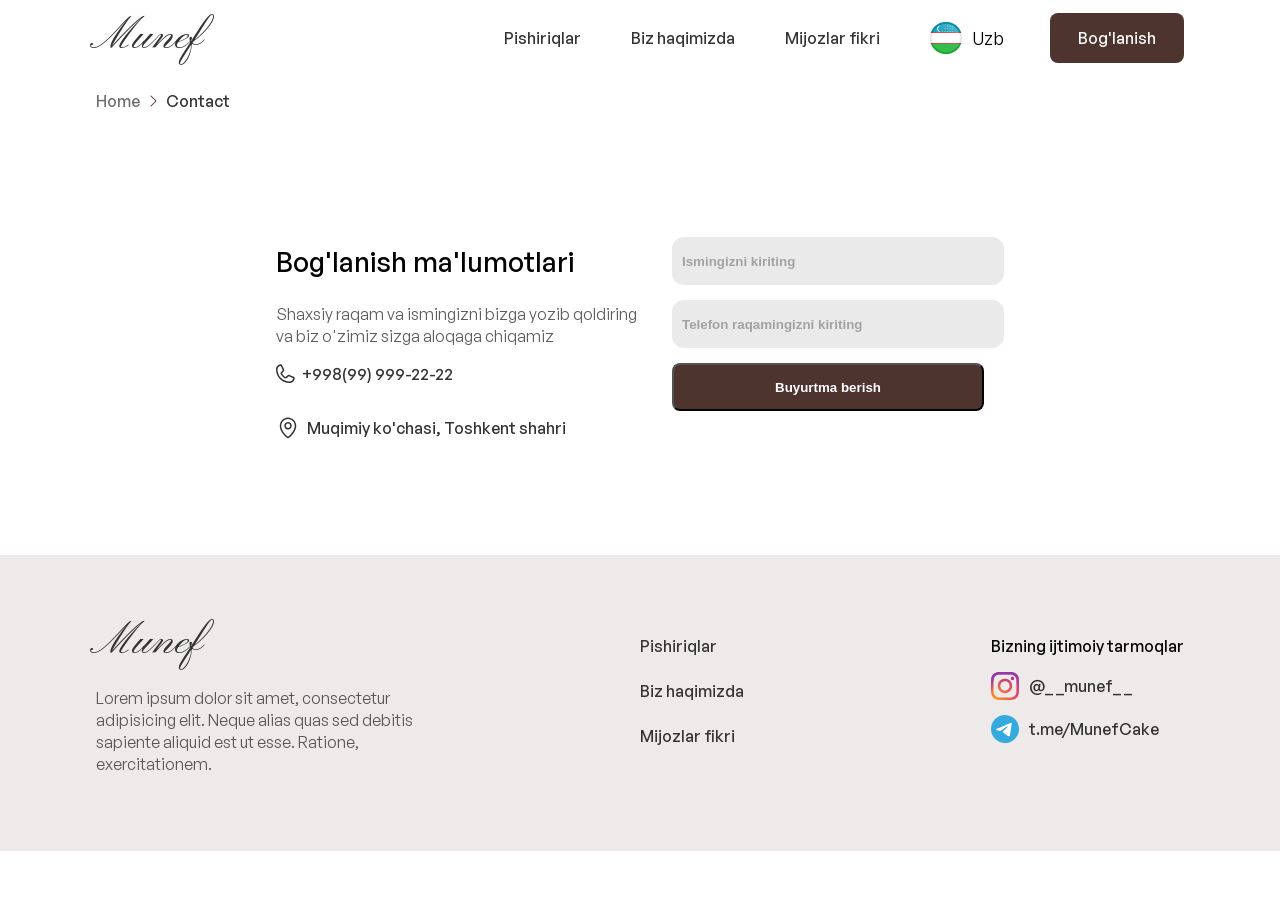
<file: contact.html>
<!DOCTYPE html>
<html lang="en">

<head>
    <meta charset="UTF-8">
    <meta name="viewport" content="width=device-width, initial-scale=1.0">
    <link rel="stylesheet" href="style.css">
    <link rel="stylesheet" href="https://cdnjs.cloudflare.com/ajax/libs/font-awesome/6.5.1/css/all.min.css"
        integrity="sha512-DTOQO9RWCH3ppGqcWaEA1BIZOC6xxalwEsw9c2QQeAIftl+Vegovlnee1c9QX4TctnWMn13TZye+giMm8e2LwA=="
        crossorigin="anonymous" referrerpolicy="no-referrer" />
    <title>Munef</title>
</head>

<body>
    <div id="preloader"></div>
    <div class="header">
        <div class="nav">
            <input type="checkbox" id="nav-check" />
            <a href="index.html" class="nav-header">
                <div class="nav-title">
                    Munef
                </div>
            </a>
            <div class="nav-btn">
                <div class="switch_lang_mob">
                    <div class="switch_lang">
                        <div class="selected_lang" id="selectedLang2">
                            <img src="./img/uzbflag.png" alt="">Uzb
                        </div>
                        <div class="selection_lang" id="languageOptions2" style="display: none;">
                            <a href="contact.html" class="sl1" id="uzbLang2"><img src="./img/uzbflag.png" alt="">Uzb</a>
                            <a href="./rus/contact.html" class="sl2" id="rusLang2"><img src="./img/rusflag.png" alt="">Rus</a>
                        </div>
                    </div>
                </div>
                <label for="nav-check">
                    <span></span>
                    <span></span>
                    <span></span>
                </label>
            </div>
            <nav class="nav-links">
                <a href="index.html">
                    Pishiriqlar
                </a>
                <a href="index.html#about">Biz haqimizda</a>
                <a href="index.html#fikrlar">Mijozlar fikri</a>
                <div class="switch_lang_des">
                    <div class="switch_lang">
                        <div class="selected_lang" id="selectedLang">
                            <img src="./img/uzbflag.png" alt="">Uzb
                        </div>
                        <div class="selection_lang" id="languageOptions" style="display: none;">
                            <a href="contact.html" class="sl1" id="uzbLang"><img src="./img/uzbflag.png" alt="">Uzb</a>
                            <a href="./rus/contact.html" class="sl2" id="rusLang"><img src="./img/rusflag.png" alt="">Rus</a>
                        </div>
                    </div>
                </div>
                <a href="contact.html" class="contact-btn">Bog'lanish</a>
            </nav>
        </div>
    </div>
    <div class="body">
        <div class="breadcrumbs">
            <div class="bc_item1">Home</div>
            <img class="bc_item2" src="./img/slash.png" alt="">
            <div class="bc_item3">Contact</div>
        </div>
        <div class="contact">
            <div class="boglanish">
                <h2 class="contact-name">Bog'lanish ma'lumotlari</h2>
                <div class="desc3">Shaxsiy raqam va ismingizni bizga yozib qoldiring va biz o'zimiz sizga aloqaga
                    chiqamiz</div>
                <div class="call">
                    <svg xmlns="http://www.w3.org/2000/svg" width="19" height="19" viewBox="0 0 19 19" fill="none">
                        <path
                            d="M17.8472 12.8556L13.4306 10.8766L13.4184 10.8709C13.1892 10.7729 12.939 10.7335 12.6907 10.7564C12.4424 10.7793 12.2037 10.8638 11.9963 11.0022C11.9718 11.0183 11.9484 11.0358 11.9259 11.0547L9.64407 13C8.19845 12.2978 6.70595 10.8166 6.00376 9.38968L7.95188 7.07312C7.97063 7.04968 7.98845 7.02624 8.00532 7.00093C8.14072 6.79403 8.22287 6.55686 8.24446 6.31053C8.26605 6.0642 8.22641 5.81636 8.12907 5.58906V5.57781L6.14438 1.15374C6.0157 0.856804 5.79444 0.609445 5.51362 0.448592C5.2328 0.287739 4.9075 0.222019 4.58626 0.261243C3.31592 0.428406 2.14986 1.05228 1.30588 2.01633C0.461903 2.98039 -0.00228837 4.2187 8.4831e-06 5.49999C8.4831e-06 12.9437 6.05626 19 13.5 19C14.7813 19.0023 16.0196 18.5381 16.9837 17.6941C17.9477 16.8501 18.5716 15.6841 18.7388 14.4137C18.7781 14.0926 18.7125 13.7674 18.5518 13.4866C18.3911 13.2058 18.144 12.9845 17.8472 12.8556ZM13.5 17.5C10.3185 17.4965 7.26825 16.2311 5.01856 13.9814C2.76888 11.7318 1.50348 8.68152 1.50001 5.49999C1.49648 4.58451 1.82631 3.69905 2.42789 3.00897C3.02947 2.31888 3.86167 1.87137 4.76907 1.74999C4.7687 1.75373 4.7687 1.7575 4.76907 1.76124L6.73782 6.16749L4.80001 8.48687C4.78034 8.5095 4.76247 8.53364 4.74657 8.55906C4.60549 8.77554 4.52273 9.0248 4.5063 9.28268C4.48988 9.54055 4.54035 9.7983 4.65282 10.0309C5.5022 11.7681 7.25251 13.5053 9.00845 14.3537C9.24279 14.4652 9.50203 14.5139 9.76083 14.4952C10.0196 14.4764 10.2692 14.3909 10.485 14.2469C10.5091 14.2307 10.5322 14.2131 10.5544 14.1944L12.8334 12.25L17.2397 14.2234C17.2397 14.2234 17.2472 14.2234 17.25 14.2234C17.1301 15.1321 16.6833 15.966 15.9931 16.5691C15.3028 17.1721 14.4166 17.5031 13.5 17.5Z"
                            fill="#333333" />
                    </svg>
                    <p class="contact-item">+998(99) 999-22-22</p>
                </div>
                <div class="loc">
                    <svg xmlns="http://www.w3.org/2000/svg" width="24" height="24" viewBox="0 0 24 24" fill="none">
                        <path
                            d="M12 6C11.2583 6 10.5333 6.21993 9.91661 6.63199C9.29993 7.04404 8.81928 7.62971 8.53545 8.31494C8.25162 9.00016 8.17736 9.75416 8.32205 10.4816C8.46675 11.209 8.8239 11.8772 9.34835 12.4017C9.8728 12.9261 10.541 13.2833 11.2684 13.4279C11.9958 13.5726 12.7498 13.4984 13.4351 13.2145C14.1203 12.9307 14.706 12.4501 15.118 11.8334C15.5301 11.2167 15.75 10.4917 15.75 9.75C15.75 8.75544 15.3549 7.80161 14.6517 7.09835C13.9484 6.39509 12.9946 6 12 6ZM12 12C11.555 12 11.12 11.868 10.75 11.6208C10.38 11.3736 10.0916 11.0222 9.92127 10.611C9.75097 10.1999 9.70642 9.7475 9.79323 9.31105C9.88005 8.87459 10.0943 8.47368 10.409 8.15901C10.7237 7.84434 11.1246 7.63005 11.561 7.54323C11.9975 7.45642 12.4499 7.50097 12.861 7.67127C13.2722 7.84157 13.6236 8.12996 13.8708 8.49997C14.118 8.86998 14.25 9.30499 14.25 9.75C14.25 10.3467 14.0129 10.919 13.591 11.341C13.169 11.7629 12.5967 12 12 12ZM12 1.5C9.81273 1.50248 7.71575 2.37247 6.16911 3.91911C4.62247 5.46575 3.75248 7.56273 3.75 9.75C3.75 12.6938 5.11031 15.8138 7.6875 18.7734C8.84552 20.1108 10.1489 21.3151 11.5734 22.3641C11.6995 22.4524 11.8498 22.4998 12.0037 22.4998C12.1577 22.4998 12.308 22.4524 12.4341 22.3641C13.856 21.3147 15.1568 20.1104 16.3125 18.7734C18.8859 15.8138 20.25 12.6938 20.25 9.75C20.2475 7.56273 19.3775 5.46575 17.8309 3.91911C16.2843 2.37247 14.1873 1.50248 12 1.5ZM12 20.8125C10.4503 19.5938 5.25 15.1172 5.25 9.75C5.25 7.95979 5.96116 6.2429 7.22703 4.97703C8.4929 3.71116 10.2098 3 12 3C13.7902 3 15.5071 3.71116 16.773 4.97703C18.0388 6.2429 18.75 7.95979 18.75 9.75C18.75 15.1153 13.5497 19.5938 12 20.8125Z"
                            fill="#333333" />
                    </svg>
                    <p class="contact-item">Muqimiy ko'chasi, Toshkent shahri </p>
                </div>

            </div>
            <div class="aloqa">
                <input type="text" placeholder="Ismingizni kiriting">
                <input class="raqam" type="text" placeholder="Telefon raqamingizni kiriting">
                <button>Buyurtma berish</button>
            </div>
        </div>
    </div>
    <div class="footer">
        <div class="footerel">
            <div class="nav-title">
                Munef
            </div>
            <p class="desc3">Lorem ipsum dolor sit amet, consectetur adipisicing elit. Neque alias quas sed debitis
                sapiente aliquid est ut esse. Ratione, exercitationem.</p>
        </div>
        <div class="mobile-res">
            <div class="footer-item">
                <div>
                    <a href="index.html#products">
                        Pishiriqlar
                    </a>


                </div>
                <div>
                    <a href="index.html#about">Biz haqimizda</a>
                </div>
                <div>
                    <a href="index.html#fikrlar">Mijozlar fikri</a>
                </div>
            </div>

            <div class="footer-item">
                <div> Bizning ijtimoiy tarmoqlar</div>
                <div class="social-ins">
                    <svg xmlns="http://www.w3.org/2000/svg" width="28" height="28" viewBox="0 0 28 28" fill="none">
                        <path
                            d="M9.33445 14C9.33445 11.4228 11.4232 9.33296 14.0006 9.33296C16.5779 9.33296 18.6678 11.4228 18.6678 14C18.6678 16.5772 16.5779 18.667 14.0006 18.667C11.4232 18.667 9.33445 16.5772 9.33445 14ZM6.81144 14C6.81144 17.9704 10.03 21.1888 14.0006 21.1888C17.9711 21.1888 21.1897 17.9704 21.1897 14C21.1897 10.0296 17.9711 6.81117 14.0006 6.81117C10.03 6.81117 6.81144 10.0296 6.81144 14ZM19.7942 6.52613C19.7941 6.8584 19.8925 7.18325 20.077 7.4596C20.2615 7.73595 20.5238 7.95138 20.8307 8.07866C21.1377 8.20594 21.4755 8.23934 21.8014 8.17465C22.1273 8.10996 22.4267 7.95007 22.6618 7.71521C22.8969 7.48036 23.057 7.18107 23.1219 6.85521C23.1869 6.52935 23.1538 6.19154 23.0267 5.88451C22.8997 5.57748 22.6845 5.31502 22.4082 5.1303C22.132 4.94559 21.8072 4.84693 21.475 4.8468H21.4743C21.0289 4.84701 20.6018 5.02398 20.2868 5.33885C19.9718 5.65372 19.7946 6.08074 19.7942 6.52613ZM8.34433 25.3957C6.97934 25.3335 6.23742 25.1061 5.74437 24.9141C5.09072 24.6596 4.62433 24.3565 4.13397 23.8669C3.64362 23.3772 3.34009 22.9113 3.08673 22.2576C2.89453 21.7648 2.66716 21.0227 2.60511 19.6578C2.53724 18.1821 2.52369 17.7388 2.52369 14.0001C2.52369 10.2614 2.53836 9.81938 2.60511 8.34243C2.66727 6.97749 2.89632 6.23683 3.08673 5.74258C3.34121 5.08894 3.64429 4.62258 4.13397 4.13224C4.62366 3.6419 5.0896 3.33838 5.74437 3.08504C6.23719 2.89285 6.97934 2.66549 8.34433 2.60344C9.82011 2.53557 10.2634 2.52202 14.0006 2.52202C17.7377 2.52202 18.1815 2.53669 19.6585 2.60344C21.0235 2.6656 21.7642 2.89464 22.2584 3.08504C22.9121 3.33838 23.3785 3.64258 23.8688 4.13224C24.3592 4.6219 24.6616 5.08894 24.9161 5.74258C25.1083 6.23538 25.3356 6.97749 25.3977 8.34243C25.4656 9.81938 25.4791 10.2614 25.4791 14.0001C25.4791 17.7388 25.4656 18.1808 25.3977 19.6578C25.3355 21.0227 25.107 21.7646 24.9161 22.2576C24.6616 22.9113 24.3585 23.3776 23.8688 23.8669C23.3791 24.3561 22.9121 24.6596 22.2584 24.9141C21.7656 25.1063 21.0235 25.3336 19.6585 25.3957C18.1827 25.4635 17.7394 25.4771 14.0006 25.4771C10.2617 25.4771 9.81966 25.4635 8.34433 25.3957ZM8.22841 0.084784C6.73797 0.152656 5.71951 0.388976 4.83008 0.735056C3.90896 1.09245 3.12918 1.57192 2.34997 2.34987C1.57075 3.12782 1.09249 3.9088 0.735085 4.82989C0.388992 5.71984 0.152662 6.7377 0.0847874 8.22808C0.0157926 9.72082 0 10.198 0 14C0 17.802 0.0157926 18.2792 0.0847874 19.7719C0.152662 21.2624 0.388992 22.2802 0.735085 23.1701C1.09249 24.0906 1.57086 24.8725 2.34997 25.6501C3.12907 26.4277 3.90896 26.9065 4.83008 27.2649C5.72119 27.611 6.73797 27.8473 8.22841 27.9152C9.72199 27.9831 10.1985 28 14.0006 28C17.8027 28 18.2799 27.9842 19.7727 27.9152C21.2633 27.8473 22.2811 27.611 23.171 27.2649C24.0916 26.9065 24.8719 26.4281 25.6512 25.6501C26.4304 24.8722 26.9076 24.0906 27.266 23.1701C27.6121 22.2802 27.8496 21.2623 27.9163 19.7719C27.9842 18.2781 28 17.802 28 14C28 10.198 27.9842 9.72082 27.9163 8.22808C27.8485 6.73758 27.6121 5.71928 27.266 4.82989C26.9076 3.90936 26.4291 3.12906 25.6512 2.34987C24.8732 1.57069 24.0916 1.09245 23.1722 0.735056C22.2811 0.388976 21.2632 0.151536 19.7738 0.084784C18.281 0.016912 17.8038 0 14.0017 0C10.1996 0 9.72199 0.015792 8.22841 0.084784Z"
                            fill="url(#paint0_radial_101_26)" />
                        <path
                            d="M9.33445 14C9.33445 11.4228 11.4232 9.33296 14.0006 9.33296C16.5779 9.33296 18.6678 11.4228 18.6678 14C18.6678 16.5772 16.5779 18.667 14.0006 18.667C11.4232 18.667 9.33445 16.5772 9.33445 14ZM6.81144 14C6.81144 17.9704 10.03 21.1888 14.0006 21.1888C17.9711 21.1888 21.1897 17.9704 21.1897 14C21.1897 10.0296 17.9711 6.81117 14.0006 6.81117C10.03 6.81117 6.81144 10.0296 6.81144 14ZM19.7942 6.52613C19.7941 6.8584 19.8925 7.18325 20.077 7.4596C20.2615 7.73595 20.5238 7.95138 20.8307 8.07866C21.1377 8.20594 21.4755 8.23934 21.8014 8.17465C22.1273 8.10996 22.4267 7.95007 22.6618 7.71521C22.8969 7.48036 23.057 7.18107 23.1219 6.85521C23.1869 6.52935 23.1538 6.19154 23.0267 5.88451C22.8997 5.57748 22.6845 5.31502 22.4082 5.1303C22.132 4.94559 21.8072 4.84693 21.475 4.8468H21.4743C21.0289 4.84701 20.6018 5.02398 20.2868 5.33885C19.9718 5.65372 19.7946 6.08074 19.7942 6.52613ZM8.34433 25.3957C6.97934 25.3335 6.23742 25.1061 5.74437 24.9141C5.09072 24.6596 4.62433 24.3565 4.13397 23.8669C3.64362 23.3772 3.34009 22.9113 3.08673 22.2576C2.89453 21.7648 2.66716 21.0227 2.60511 19.6578C2.53724 18.1821 2.52369 17.7388 2.52369 14.0001C2.52369 10.2614 2.53836 9.81938 2.60511 8.34243C2.66727 6.97749 2.89632 6.23683 3.08673 5.74258C3.34121 5.08894 3.64429 4.62258 4.13397 4.13224C4.62366 3.6419 5.0896 3.33838 5.74437 3.08504C6.23719 2.89285 6.97934 2.66549 8.34433 2.60344C9.82011 2.53557 10.2634 2.52202 14.0006 2.52202C17.7377 2.52202 18.1815 2.53669 19.6585 2.60344C21.0235 2.6656 21.7642 2.89464 22.2584 3.08504C22.9121 3.33838 23.3785 3.64258 23.8688 4.13224C24.3592 4.6219 24.6616 5.08894 24.9161 5.74258C25.1083 6.23538 25.3356 6.97749 25.3977 8.34243C25.4656 9.81938 25.4791 10.2614 25.4791 14.0001C25.4791 17.7388 25.4656 18.1808 25.3977 19.6578C25.3355 21.0227 25.107 21.7646 24.9161 22.2576C24.6616 22.9113 24.3585 23.3776 23.8688 23.8669C23.3791 24.3561 22.9121 24.6596 22.2584 24.9141C21.7656 25.1063 21.0235 25.3336 19.6585 25.3957C18.1827 25.4635 17.7394 25.4771 14.0006 25.4771C10.2617 25.4771 9.81966 25.4635 8.34433 25.3957ZM8.22841 0.084784C6.73797 0.152656 5.71951 0.388976 4.83008 0.735056C3.90896 1.09245 3.12918 1.57192 2.34997 2.34987C1.57075 3.12782 1.09249 3.9088 0.735085 4.82989C0.388992 5.71984 0.152662 6.7377 0.0847874 8.22808C0.0157926 9.72082 0 10.198 0 14C0 17.802 0.0157926 18.2792 0.0847874 19.7719C0.152662 21.2624 0.388992 22.2802 0.735085 23.1701C1.09249 24.0906 1.57086 24.8725 2.34997 25.6501C3.12907 26.4277 3.90896 26.9065 4.83008 27.2649C5.72119 27.611 6.73797 27.8473 8.22841 27.9152C9.72199 27.9831 10.1985 28 14.0006 28C17.8027 28 18.2799 27.9842 19.7727 27.9152C21.2633 27.8473 22.2811 27.611 23.171 27.2649C24.0916 26.9065 24.8719 26.4281 25.6512 25.6501C26.4304 24.8722 26.9076 24.0906 27.266 23.1701C27.6121 22.2802 27.8496 21.2623 27.9163 19.7719C27.9842 18.2781 28 17.802 28 14C28 10.198 27.9842 9.72082 27.9163 8.22808C27.8485 6.73758 27.6121 5.71928 27.266 4.82989C26.9076 3.90936 26.4291 3.12906 25.6512 2.34987C24.8732 1.57069 24.0916 1.09245 23.1722 0.735056C22.2811 0.388976 21.2632 0.151536 19.7738 0.084784C18.281 0.016912 17.8038 0 14.0017 0C10.1996 0 9.72199 0.015792 8.22841 0.084784Z"
                            fill="url(#paint1_radial_101_26)" />
                        <defs>
                            <radialGradient id="paint0_radial_101_26" cx="0" cy="0" r="1" gradientUnits="userSpaceOnUse"
                                gradientTransform="translate(3.72012 28.1323) scale(36.5531 36.5516)">
                                <stop offset="0.09" stop-color="#FA8F21" />
                                <stop offset="0.78" stop-color="#D82D7E" />
                            </radialGradient>
                            <radialGradient id="paint1_radial_101_26" cx="0" cy="0" r="1" gradientUnits="userSpaceOnUse"
                                gradientTransform="translate(16.9814 29.3867) scale(28.8089 28.8077)">
                                <stop offset="0.64" stop-color="#8C3AAA" stop-opacity="0" />
                                <stop offset="1" stop-color="#8C3AAA" />
                            </radialGradient>
                        </defs>
                    </svg>
                    <a href="https://www.instagram.com/__munef__/" target="_blank"> @_ _munef_ _</a>
                </div>
                <div class="social-tg">
                    <svg xmlns="http://www.w3.org/2000/svg" width="28" height="28" viewBox="0 0 28 28" fill="none">
                        <path
                            d="M14 28C21.732 28 28 21.732 28 14C28 6.26802 21.732 0 14 0C6.26802 0 0 6.26802 0 14C0 21.732 6.26802 28 14 28Z"
                            fill="#34AADF" />
                        <path
                            d="M6.00157 13.6935C6.00157 13.6935 12.9365 10.7432 15.3416 9.70427C16.2636 9.28875 19.3903 7.95897 19.3903 7.95897C19.3903 7.95897 20.8334 7.37725 20.7131 8.79007C20.673 9.37185 20.3524 11.408 20.0317 13.6104C19.5506 16.727 19.0295 20.1344 19.0295 20.1344C19.0295 20.1344 18.9493 21.0902 18.2679 21.2564C17.5864 21.4226 16.464 20.6747 16.2636 20.5084C16.1032 20.3838 13.2571 18.5138 12.2149 17.5996C11.9343 17.3503 11.6136 16.8517 12.255 16.2699C13.6981 14.8986 15.4218 13.1949 16.464 12.1145C16.945 11.6158 17.426 10.4523 15.4218 11.8651C12.5757 13.9013 9.76965 15.8128 9.76965 15.8128C9.76965 15.8128 9.12826 16.2283 7.92569 15.8543C6.72307 15.4804 5.32006 14.9817 5.32006 14.9817C5.32006 14.9817 4.35805 14.3584 6.00157 13.6935Z"
                            fill="white" />
                    </svg> <a href="https://t.me/MunefCake" target="_blank"> t.me/MunefCake </a>
                </div>
            </div>
        </div>
    </div>
    <script>
        //loader

        var loader = document.getElementById("preloader");
        window.addEventListener("load", function () {
            loader.style.display = "none";
        });

        // languageSwitcher.js

        document.addEventListener('DOMContentLoaded', function () {

            document.getElementById('selectedLang').addEventListener('click', function () {
                var languageOptions = document.getElementById('languageOptions');
                if (languageOptions.style.display === 'none') {
                    languageOptions.style.display = 'block';
                } else {
                    languageOptions.style.display = 'none';
                }
            });

            document.getElementById('uzbLang').addEventListener('click', function () {
                changeLanguage('uzbflag.png', 'Uzb');
            });

            document.getElementById('rusLang').addEventListener('click', function () {
                changeLanguage('rusflag.png', 'Rus');
            });

            document.getElementById('engLang').addEventListener('click', function () {
                changeLanguage('engflag.png', 'Eng');
            });

            function changeLanguage(flagImage, languageText) {
                document.getElementById('selectedLang').innerHTML = '<img src="./img/' + flagImage + '" alt="">' + languageText;
                document.getElementById('languageOptions').style.display = 'none';
            }
        });


        //language switcher2

        document.getElementById('selectedLang2').addEventListener('click', function () {
            var languageOptions2 = document.getElementById('languageOptions2');
            if (languageOptions2.style.display === 'none') {
                languageOptions2.style.display = 'block';
            } else {
                languageOptions2.style.display = 'none';
            }
        });

        document.getElementById('uzbLang2').addEventListener('click', function () {
            changeLanguage2('uzbflag.png', 'Uzb');
        });

        document.getElementById('rusLang2').addEventListener('click', function () {
            changeLanguage2('rusflag.png', 'Rus');
        });

        document.getElementById('engLang2').addEventListener('click', function () {
            changeLanguage2('engflag.png', 'Eng');
        });

        function changeLanguage2(flagImage2, languageText2) {
            document.getElementById('selectedLang2').innerHTML = '<img src="./img/' + flagImage2 + '" alt="">' + languageText2;
            document.getElementById('languageOptions2').style.display = 'none';
        }
    </script>
    <script src="main.js"></script>
</body>

</html>
</file>
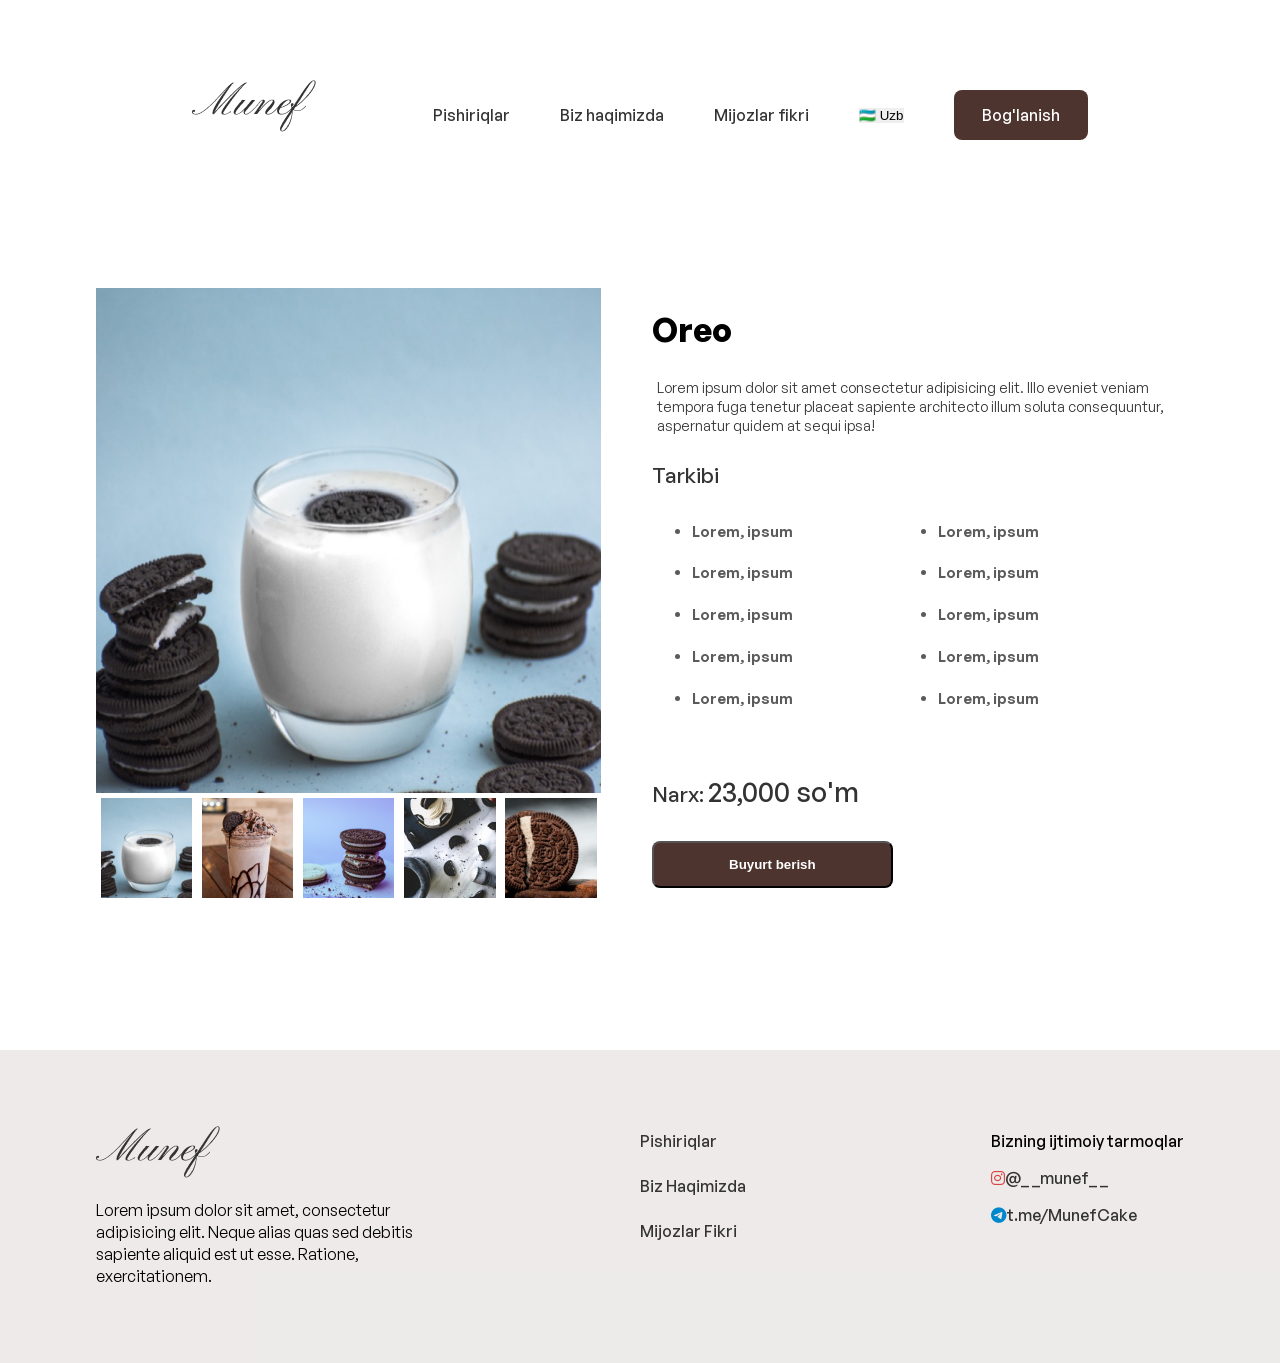
<file: order.html>
<!DOCTYPE html>
<html lang="en">

<head>
    <meta charset="UTF-8">
    <meta name="viewport" content="width=device-width, initial-scale=1.0">
    <link rel="stylesheet" href="style.css">
    <link rel="stylesheet" href="https://cdnjs.cloudflare.com/ajax/libs/font-awesome/6.5.1/css/all.min.css"
        integrity="sha512-DTOQO9RWCH3ppGqcWaEA1BIZOC6xxalwEsw9c2QQeAIftl+Vegovlnee1c9QX4TctnWMn13TZye+giMm8e2LwA=="
        crossorigin="anonymous" referrerpolicy="no-referrer" />
    <title>Munef</title>
</head>

<body>

    <div class="body">
        
        <div class="nav">
            <input type="checkbox" id="nav-check" />
            <a href="index.html" class="nav-header">
                <div class="nav-title">
                    <img src="./img/Munef.png" alt="" />
                </div>
            </a>
            <div class="nav-btn">
                <select class="switch_lang_mob">
                    <option value="uzb" default>🇺🇿 Uzb</option>
                    <option value="rus">🇷🇺 Rus</option>
                </select>
                <label for="nav-check">
                    <span></span>
                    <span></span>
                    <span></span>
                </label>
            </div>
            <nav class="nav-links">
                <a href="#products">
                    Pishiriqlar
                </a>
                <a href="#about">Biz haqimizda</a>
                <a href="#fikrlar">Mijozlar fikri</a>
                <select class="switch_lang_des">
                    <option value="uzb" default>🇺🇿 Uzb</option>
                    <option value="rus">🇷🇺 Rus</option>
                </select>
                <a href="contact.html" class="contact-btn">Bog'lanish</a>
            </nav>
        </div>


        <div class="order">
            <div class="card-wrapper">
                <div class="card">
                    <!-- card left -->
                    <div class="card_imgs">
                        <div class="product-imgs">
                            <div class="img-display">
                                <div class="img-showcase">
                                    <img src="./img/Rectangle 22.png" alt="shoe image">
                                    <img src="./img/Rectangle 23.png" alt="shoe image">
                                    <img src="./img/Rectangle 24.png" alt="shoe image">
                                    <img src="./img/Rectangle 25.png" alt="shoe image">
                                    <img src="./img/Rectangle 26.png" alt="shoe image">
                                </div>
                            </div>
                            <div class="img-select">
                                <div class="img-item">
                                    <a href="#" data-id="1">
                                        <img src="./img/Rectangle 22.png" alt="shoe image">
                                    </a>
                                </div>
                                <div class="img-item">
                                    <a href="#" data-id="2">
                                        <img src="./img/Rectangle 23.png" alt="shoe image">
                                    </a>
                                </div>
                                <div class="img-item">
                                    <a href="#" data-id="3">
                                        <img src="./img/Rectangle 24.png" alt="shoe image">
                                    </a>
                                </div>
                                <div class="img-item">
                                    <a href="#" data-id="4">
                                        <img src="./img/Rectangle 25.png" alt="shoe image">
                                    </a>
                                </div>
                                <div class="img-item">
                                    <a href="#" data-id="5">
                                        <img src="./img/Rectangle 26.png" alt="shoe image">
                                    </a>
                                </div>
                            </div>
                        </div>
                    </div>
                    <!-- card right -->
                    <div class="product-content">
                        
                        <div class="product-detail">
                            <h1>Oreo </h1>
                            <p>Lorem ipsum dolor sit amet consectetur adipisicing elit. Illo eveniet veniam tempora fuga
                                tenetur placeat sapiente architecto illum soluta consequuntur, aspernatur quidem at
                                sequi ipsa!</p>
                                <h3 class="tar"> Tarkibi</h3>
                            <div class="inf">
                                
                                <ul>
                                    <li>Lorem, ipsum</li>
                                    <li>Lorem, ipsum</li>
                                    <li>Lorem, ipsum</li>
                                    <li>Lorem, ipsum</li>
                                    <li>Lorem, ipsum</li>
                                    <li>Lorem, ipsum </li>
                                    <li>Lorem, ipsum </li>
                                    <li>Lorem, ipsum </li>
                                    <li>Lorem, ipsum </li>
                                    <li>Lorem, ipsum </li>
                                </ul>
                            </div>
                          
                        </div>

                        <div class="purchase-info">
                            <div class="narx">
                                <p>Narx: <span class="narx2">23,000 so'm</span></p>
                            </div>
                           
                            <button type="button" >Buyurt berish</button>
                        </div>
                    </div>
                </div>
            </div>
        </div>
    </div>
    <div class="footer">
        <div class="footerel">
            <p><img src="./img/Munef.png" alt="#"></p>
            <p class="tt">Lorem ipsum dolor sit amet, consectetur adipisicing elit. Neque alias quas sed debitis
                sapiente aliquid est ut esse. Ratione, exercitationem.</p>
        </div>
        <div class="mobile-res">
            <div class="footer-item">
                <div>
                    <a href="#"> Pishiriqlar</a>
                </div>
                <div>
                    <a href="#"> Biz Haqimizda</a>
                </div>
                <div>
                    <a href="#"> Mijozlar Fikri</a>
                </div>
            </div>

            <div class="footer-item">
                <div> Bizning ijtimoiy tarmoqlar</div>
                <div class="social-ins">
                    <i class="fa-brands fa-instagram ins"> </i>
                    <a href="https://www.instagram.com/__munef__/" target="_blank"> @_ _munef_ _</a>
                </div>
                <div class="social-tg">
                    <i class="fa-brands fa-telegram tg"></i>
                    <a href="https://t.me/MunefCake" target="_blank"> t.me/MunefCake </a>
                </div>
            </div>
        </div>
    </div>


    <script src="main.js"></script>
</body>

</html>
</file>
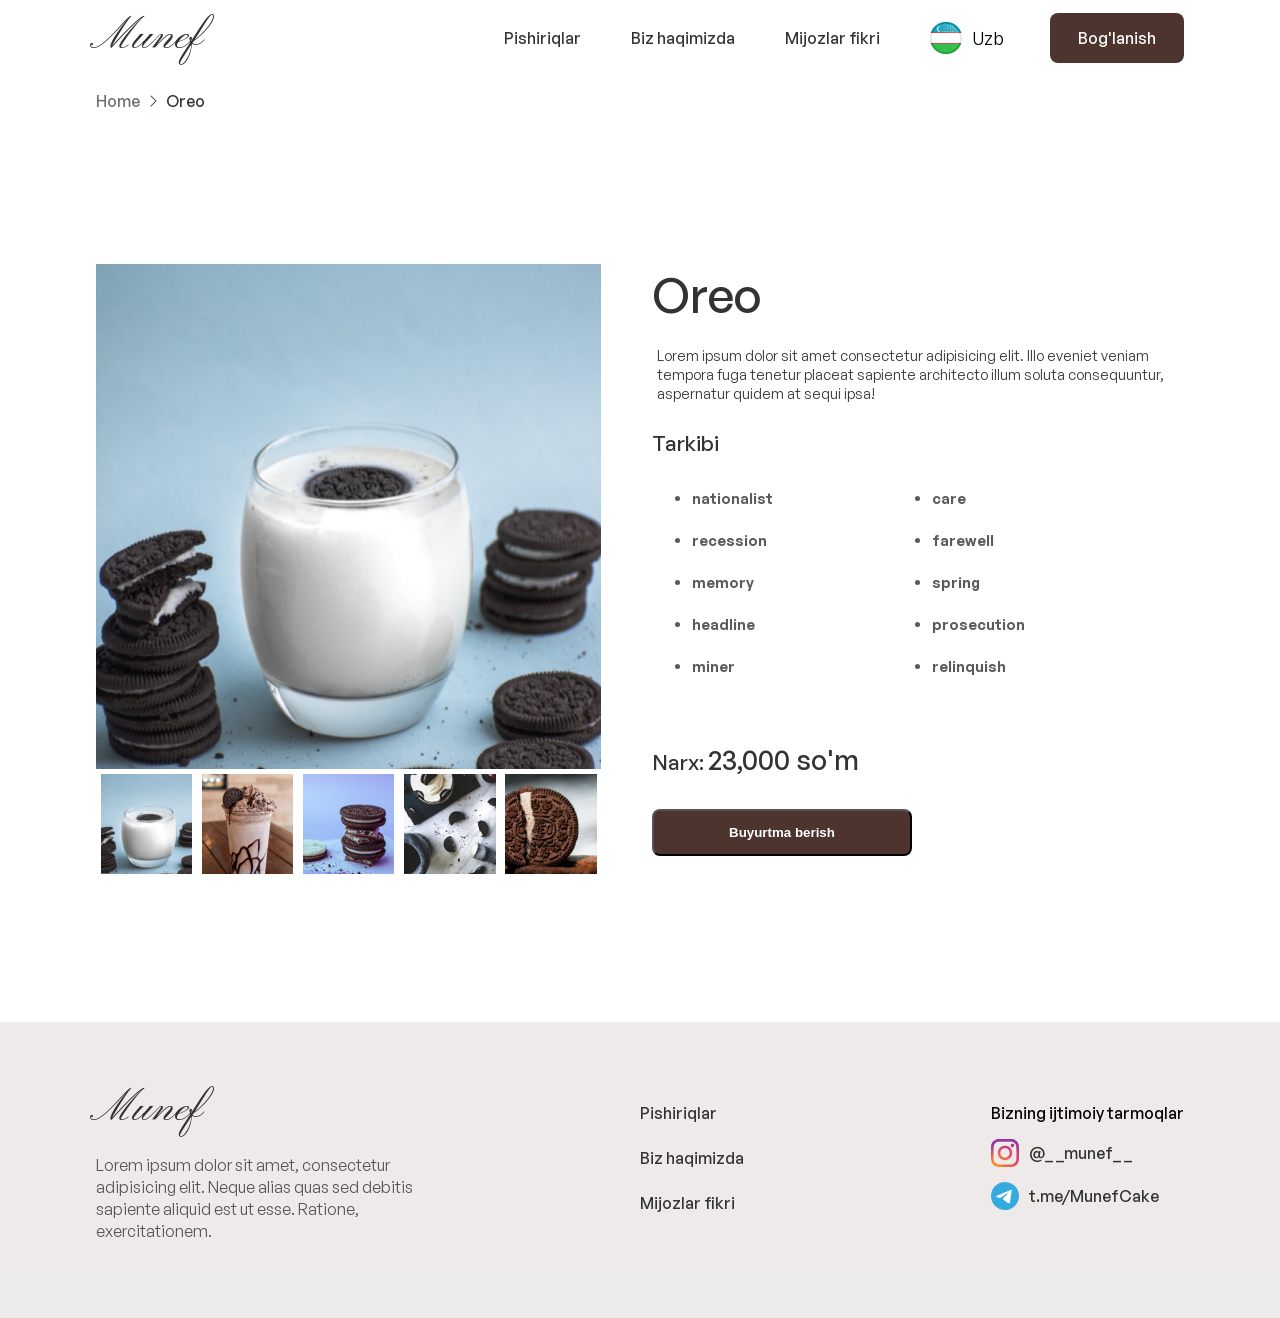
<file: product_detail.html>
<!DOCTYPE html>
<html lang="en">

<head>
    <meta charset="UTF-8">
    <meta name="viewport" content="width=device-width, initial-scale=1.0">
    <link rel="stylesheet" href="style.css">
    <link rel="stylesheet" href="https://cdnjs.cloudflare.com/ajax/libs/font-awesome/6.5.1/css/all.min.css"
        integrity="sha512-DTOQO9RWCH3ppGqcWaEA1BIZOC6xxalwEsw9c2QQeAIftl+Vegovlnee1c9QX4TctnWMn13TZye+giMm8e2LwA=="
        crossorigin="anonymous" referrerpolicy="no-referrer" />
    <title>Munef</title>
</head>

<body>
    <div id="preloader"></div>
    <div class="header">
        <div class="nav">
            <input type="checkbox" id="nav-check" />
            <a href="index.html" class="nav-header">
                <div class="nav-title">
                    Munef
                </div>
            </a>
            <div class="nav-btn">
                <div class="switch_lang_mob">
                    <div class="switch_lang">
                        <div class="selected_lang" id="selectedLang2">
                            <img src="./img/uzbflag.png" alt="">Uzb
                        </div>
                        <div class="selection_lang" id="languageOptions2" style="display: none;">
                            <a href="product_detail.html" class="sl1" id="uzbLang2"><img src="./img/uzbflag.png" alt="">Uzb</a>
                            <a href="./rus/product_detail.html" class="sl2" id="rusLang2"><img src="./img/rusflag.png" alt="">Rus</a>
                        </div>
                    </div>
                </div>
                <label for="nav-check">
                    <span></span>
                    <span></span>
                    <span></span>
                </label>
            </div>
            <nav class="nav-links">
                <a href="index.html">
                    Pishiriqlar
                </a>
                <a href="index.html#about">Biz haqimizda</a>
                <a href="index.html#fikrlar">Mijozlar fikri</a>
                <div class="switch_lang_des">
                    <div class="switch_lang">
                        <div class="selected_lang" id="selectedLang">
                            <img src="./img/uzbflag.png" alt="">Uzb
                        </div>
                        <div class="selection_lang" id="languageOptions" style="display: none;">
                            <a href="product_detail.html" class="sl1" id="uzbLang"><img src="./img/uzbflag.png" alt="">Uzb</a>
                            <a href="./rus/product_detail.html" class="sl2" id="rusLang"><img src="./img/rusflag.png" alt="">Rus</a>
                        </div>
                    </div>
                </div>
                <a href="contact.html" class="contact-btn">Bog'lanish</a>
            </nav>
        </div>
    </div>
    </div>
    <div class="body">

        <div class="breadcrumbs">
            <div class="bc_item1">Home</div>
            <img class="bc_item2" src="./img/slash.png" alt="">
            <div class="bc_item3">Oreo</div>
        </div>

        <div class="order">
            <div class="card-wrapper">
                <div class="card">
                    <!-- card left -->
                    <div class="card_imgs">
                        <div class="product-imgs">
                            <div class="img-display">
                                <div class="img-showcase">
                                    <img src="./img/Rectangle 22.png" alt="shoe image">
                                    <img src="./img/Rectangle 23.png" alt="shoe image">
                                    <img src="./img/Rectangle 24.png" alt="shoe image">
                                    <img src="./img/Rectangle 25.png" alt="shoe image">
                                    <img src="./img/Rectangle 26.png" alt="shoe image">
                                </div>
                            </div>
                            <div class="img-select">
                                <div class="img-item">
                                    <a href="#" data-id="1">
                                        <img src="./img/Rectangle 22.png" alt="shoe image">
                                    </a>
                                </div>
                                <div class="img-item">
                                    <a href="#" data-id="2">
                                        <img src="./img/Rectangle 23.png" alt="shoe image">
                                    </a>
                                </div>
                                <div class="img-item">
                                    <a href="#" data-id="3">
                                        <img src="./img/Rectangle 24.png" alt="shoe image">
                                    </a>
                                </div>
                                <div class="img-item">
                                    <a href="#" data-id="4">
                                        <img src="./img/Rectangle 25.png" alt="shoe image">
                                    </a>
                                </div>
                                <div class="img-item">
                                    <a href="#" data-id="5">
                                        <img src="./img/Rectangle 26.png" alt="shoe image">
                                    </a>
                                </div>
                            </div>
                        </div>
                    </div>
                    <!-- card right -->
                    <div class="product-content">

                        <div class="product-detail">
                            <div class="product-name">Oreo </div>
                            <p>Lorem ipsum dolor sit amet consectetur adipisicing elit. Illo eveniet veniam tempora fuga
                                tenetur placeat sapiente architecto illum soluta consequuntur, aspernatur quidem at
                                sequi ipsa!</p>
                            <h3 class="tar"> Tarkibi</h3>
                            <div class="inf">

                                <ul>
                                    <li>nationalist</li>
                                    <li>care</li>
                                    <li>recession</li>
                                    <li>farewell</li>
                                    <li>memory</li>
                                    <li>spring</li>
                                    <li>headline </li>
                                    <li>prosecution</li>
                                    <li>miner </li>
                                    <li>relinquish</li>
                                </ul>
                            </div>

                        </div>

                        <div class="purchase-info">
                            <div class="narx">
                                <p>Narx: <span class="narx2">23,000 so'm</span></p>
                            </div>

                            <button type="button">Buyurtma berish</button>
                        </div>
                    </div>
                </div>
            </div>
        </div>
    </div>
    <div class="footer">
        <div class="footerel">
            <div class="nav-title">
                Munef
            </div>
            <p class="desc3">Lorem ipsum dolor sit amet, consectetur adipisicing elit. Neque alias quas sed debitis
                sapiente aliquid est ut esse. Ratione, exercitationem.</p>
        </div>
        <div class="mobile-res">
            <div class="footer-item">
                <div>
                    <a href="index.html#products">
                        Pishiriqlar
                    </a>


                </div>
                <div>
                    <a href="index.html#about">Biz haqimizda</a>
                </div>
                <div>
                    <a href="index.html#fikrlar">Mijozlar fikri</a>
                </div>
            </div>

            <div class="footer-item">
                <div> Bizning ijtimoiy tarmoqlar</div>
                <div class="social-ins">
                    <svg xmlns="http://www.w3.org/2000/svg" width="28" height="28" viewBox="0 0 28 28" fill="none">
                        <path
                            d="M9.33445 14C9.33445 11.4228 11.4232 9.33296 14.0006 9.33296C16.5779 9.33296 18.6678 11.4228 18.6678 14C18.6678 16.5772 16.5779 18.667 14.0006 18.667C11.4232 18.667 9.33445 16.5772 9.33445 14ZM6.81144 14C6.81144 17.9704 10.03 21.1888 14.0006 21.1888C17.9711 21.1888 21.1897 17.9704 21.1897 14C21.1897 10.0296 17.9711 6.81117 14.0006 6.81117C10.03 6.81117 6.81144 10.0296 6.81144 14ZM19.7942 6.52613C19.7941 6.8584 19.8925 7.18325 20.077 7.4596C20.2615 7.73595 20.5238 7.95138 20.8307 8.07866C21.1377 8.20594 21.4755 8.23934 21.8014 8.17465C22.1273 8.10996 22.4267 7.95007 22.6618 7.71521C22.8969 7.48036 23.057 7.18107 23.1219 6.85521C23.1869 6.52935 23.1538 6.19154 23.0267 5.88451C22.8997 5.57748 22.6845 5.31502 22.4082 5.1303C22.132 4.94559 21.8072 4.84693 21.475 4.8468H21.4743C21.0289 4.84701 20.6018 5.02398 20.2868 5.33885C19.9718 5.65372 19.7946 6.08074 19.7942 6.52613ZM8.34433 25.3957C6.97934 25.3335 6.23742 25.1061 5.74437 24.9141C5.09072 24.6596 4.62433 24.3565 4.13397 23.8669C3.64362 23.3772 3.34009 22.9113 3.08673 22.2576C2.89453 21.7648 2.66716 21.0227 2.60511 19.6578C2.53724 18.1821 2.52369 17.7388 2.52369 14.0001C2.52369 10.2614 2.53836 9.81938 2.60511 8.34243C2.66727 6.97749 2.89632 6.23683 3.08673 5.74258C3.34121 5.08894 3.64429 4.62258 4.13397 4.13224C4.62366 3.6419 5.0896 3.33838 5.74437 3.08504C6.23719 2.89285 6.97934 2.66549 8.34433 2.60344C9.82011 2.53557 10.2634 2.52202 14.0006 2.52202C17.7377 2.52202 18.1815 2.53669 19.6585 2.60344C21.0235 2.6656 21.7642 2.89464 22.2584 3.08504C22.9121 3.33838 23.3785 3.64258 23.8688 4.13224C24.3592 4.6219 24.6616 5.08894 24.9161 5.74258C25.1083 6.23538 25.3356 6.97749 25.3977 8.34243C25.4656 9.81938 25.4791 10.2614 25.4791 14.0001C25.4791 17.7388 25.4656 18.1808 25.3977 19.6578C25.3355 21.0227 25.107 21.7646 24.9161 22.2576C24.6616 22.9113 24.3585 23.3776 23.8688 23.8669C23.3791 24.3561 22.9121 24.6596 22.2584 24.9141C21.7656 25.1063 21.0235 25.3336 19.6585 25.3957C18.1827 25.4635 17.7394 25.4771 14.0006 25.4771C10.2617 25.4771 9.81966 25.4635 8.34433 25.3957ZM8.22841 0.084784C6.73797 0.152656 5.71951 0.388976 4.83008 0.735056C3.90896 1.09245 3.12918 1.57192 2.34997 2.34987C1.57075 3.12782 1.09249 3.9088 0.735085 4.82989C0.388992 5.71984 0.152662 6.7377 0.0847874 8.22808C0.0157926 9.72082 0 10.198 0 14C0 17.802 0.0157926 18.2792 0.0847874 19.7719C0.152662 21.2624 0.388992 22.2802 0.735085 23.1701C1.09249 24.0906 1.57086 24.8725 2.34997 25.6501C3.12907 26.4277 3.90896 26.9065 4.83008 27.2649C5.72119 27.611 6.73797 27.8473 8.22841 27.9152C9.72199 27.9831 10.1985 28 14.0006 28C17.8027 28 18.2799 27.9842 19.7727 27.9152C21.2633 27.8473 22.2811 27.611 23.171 27.2649C24.0916 26.9065 24.8719 26.4281 25.6512 25.6501C26.4304 24.8722 26.9076 24.0906 27.266 23.1701C27.6121 22.2802 27.8496 21.2623 27.9163 19.7719C27.9842 18.2781 28 17.802 28 14C28 10.198 27.9842 9.72082 27.9163 8.22808C27.8485 6.73758 27.6121 5.71928 27.266 4.82989C26.9076 3.90936 26.4291 3.12906 25.6512 2.34987C24.8732 1.57069 24.0916 1.09245 23.1722 0.735056C22.2811 0.388976 21.2632 0.151536 19.7738 0.084784C18.281 0.016912 17.8038 0 14.0017 0C10.1996 0 9.72199 0.015792 8.22841 0.084784Z"
                            fill="url(#paint0_radial_101_26)" />
                        <path
                            d="M9.33445 14C9.33445 11.4228 11.4232 9.33296 14.0006 9.33296C16.5779 9.33296 18.6678 11.4228 18.6678 14C18.6678 16.5772 16.5779 18.667 14.0006 18.667C11.4232 18.667 9.33445 16.5772 9.33445 14ZM6.81144 14C6.81144 17.9704 10.03 21.1888 14.0006 21.1888C17.9711 21.1888 21.1897 17.9704 21.1897 14C21.1897 10.0296 17.9711 6.81117 14.0006 6.81117C10.03 6.81117 6.81144 10.0296 6.81144 14ZM19.7942 6.52613C19.7941 6.8584 19.8925 7.18325 20.077 7.4596C20.2615 7.73595 20.5238 7.95138 20.8307 8.07866C21.1377 8.20594 21.4755 8.23934 21.8014 8.17465C22.1273 8.10996 22.4267 7.95007 22.6618 7.71521C22.8969 7.48036 23.057 7.18107 23.1219 6.85521C23.1869 6.52935 23.1538 6.19154 23.0267 5.88451C22.8997 5.57748 22.6845 5.31502 22.4082 5.1303C22.132 4.94559 21.8072 4.84693 21.475 4.8468H21.4743C21.0289 4.84701 20.6018 5.02398 20.2868 5.33885C19.9718 5.65372 19.7946 6.08074 19.7942 6.52613ZM8.34433 25.3957C6.97934 25.3335 6.23742 25.1061 5.74437 24.9141C5.09072 24.6596 4.62433 24.3565 4.13397 23.8669C3.64362 23.3772 3.34009 22.9113 3.08673 22.2576C2.89453 21.7648 2.66716 21.0227 2.60511 19.6578C2.53724 18.1821 2.52369 17.7388 2.52369 14.0001C2.52369 10.2614 2.53836 9.81938 2.60511 8.34243C2.66727 6.97749 2.89632 6.23683 3.08673 5.74258C3.34121 5.08894 3.64429 4.62258 4.13397 4.13224C4.62366 3.6419 5.0896 3.33838 5.74437 3.08504C6.23719 2.89285 6.97934 2.66549 8.34433 2.60344C9.82011 2.53557 10.2634 2.52202 14.0006 2.52202C17.7377 2.52202 18.1815 2.53669 19.6585 2.60344C21.0235 2.6656 21.7642 2.89464 22.2584 3.08504C22.9121 3.33838 23.3785 3.64258 23.8688 4.13224C24.3592 4.6219 24.6616 5.08894 24.9161 5.74258C25.1083 6.23538 25.3356 6.97749 25.3977 8.34243C25.4656 9.81938 25.4791 10.2614 25.4791 14.0001C25.4791 17.7388 25.4656 18.1808 25.3977 19.6578C25.3355 21.0227 25.107 21.7646 24.9161 22.2576C24.6616 22.9113 24.3585 23.3776 23.8688 23.8669C23.3791 24.3561 22.9121 24.6596 22.2584 24.9141C21.7656 25.1063 21.0235 25.3336 19.6585 25.3957C18.1827 25.4635 17.7394 25.4771 14.0006 25.4771C10.2617 25.4771 9.81966 25.4635 8.34433 25.3957ZM8.22841 0.084784C6.73797 0.152656 5.71951 0.388976 4.83008 0.735056C3.90896 1.09245 3.12918 1.57192 2.34997 2.34987C1.57075 3.12782 1.09249 3.9088 0.735085 4.82989C0.388992 5.71984 0.152662 6.7377 0.0847874 8.22808C0.0157926 9.72082 0 10.198 0 14C0 17.802 0.0157926 18.2792 0.0847874 19.7719C0.152662 21.2624 0.388992 22.2802 0.735085 23.1701C1.09249 24.0906 1.57086 24.8725 2.34997 25.6501C3.12907 26.4277 3.90896 26.9065 4.83008 27.2649C5.72119 27.611 6.73797 27.8473 8.22841 27.9152C9.72199 27.9831 10.1985 28 14.0006 28C17.8027 28 18.2799 27.9842 19.7727 27.9152C21.2633 27.8473 22.2811 27.611 23.171 27.2649C24.0916 26.9065 24.8719 26.4281 25.6512 25.6501C26.4304 24.8722 26.9076 24.0906 27.266 23.1701C27.6121 22.2802 27.8496 21.2623 27.9163 19.7719C27.9842 18.2781 28 17.802 28 14C28 10.198 27.9842 9.72082 27.9163 8.22808C27.8485 6.73758 27.6121 5.71928 27.266 4.82989C26.9076 3.90936 26.4291 3.12906 25.6512 2.34987C24.8732 1.57069 24.0916 1.09245 23.1722 0.735056C22.2811 0.388976 21.2632 0.151536 19.7738 0.084784C18.281 0.016912 17.8038 0 14.0017 0C10.1996 0 9.72199 0.015792 8.22841 0.084784Z"
                            fill="url(#paint1_radial_101_26)" />
                        <defs>
                            <radialGradient id="paint0_radial_101_26" cx="0" cy="0" r="1" gradientUnits="userSpaceOnUse"
                                gradientTransform="translate(3.72012 28.1323) scale(36.5531 36.5516)">
                                <stop offset="0.09" stop-color="#FA8F21" />
                                <stop offset="0.78" stop-color="#D82D7E" />
                            </radialGradient>
                            <radialGradient id="paint1_radial_101_26" cx="0" cy="0" r="1" gradientUnits="userSpaceOnUse"
                                gradientTransform="translate(16.9814 29.3867) scale(28.8089 28.8077)">
                                <stop offset="0.64" stop-color="#8C3AAA" stop-opacity="0" />
                                <stop offset="1" stop-color="#8C3AAA" />
                            </radialGradient>
                        </defs>
                    </svg>
                    <a href="https://www.instagram.com/__munef__/" target="_blank"> @_ _munef_ _</a>
                </div>
                <div class="social-tg">
                    <svg xmlns="http://www.w3.org/2000/svg" width="28" height="28" viewBox="0 0 28 28" fill="none">
                        <path
                            d="M14 28C21.732 28 28 21.732 28 14C28 6.26802 21.732 0 14 0C6.26802 0 0 6.26802 0 14C0 21.732 6.26802 28 14 28Z"
                            fill="#34AADF" />
                        <path
                            d="M6.00157 13.6935C6.00157 13.6935 12.9365 10.7432 15.3416 9.70427C16.2636 9.28875 19.3903 7.95897 19.3903 7.95897C19.3903 7.95897 20.8334 7.37725 20.7131 8.79007C20.673 9.37185 20.3524 11.408 20.0317 13.6104C19.5506 16.727 19.0295 20.1344 19.0295 20.1344C19.0295 20.1344 18.9493 21.0902 18.2679 21.2564C17.5864 21.4226 16.464 20.6747 16.2636 20.5084C16.1032 20.3838 13.2571 18.5138 12.2149 17.5996C11.9343 17.3503 11.6136 16.8517 12.255 16.2699C13.6981 14.8986 15.4218 13.1949 16.464 12.1145C16.945 11.6158 17.426 10.4523 15.4218 11.8651C12.5757 13.9013 9.76965 15.8128 9.76965 15.8128C9.76965 15.8128 9.12826 16.2283 7.92569 15.8543C6.72307 15.4804 5.32006 14.9817 5.32006 14.9817C5.32006 14.9817 4.35805 14.3584 6.00157 13.6935Z"
                            fill="white" />
                    </svg> <a href="https://t.me/MunefCake" target="_blank"> t.me/MunefCake </a>
                </div>
            </div>
        </div>
    </div>
    <script>
        //loader

        var loader = document.getElementById("preloader");
        window.addEventListener("load", function () {
            loader.style.display = "none";
        });

        // languageSwitcher.js

        document.addEventListener('DOMContentLoaded', function () {

            document.getElementById('selectedLang').addEventListener('click', function () {
                var languageOptions = document.getElementById('languageOptions');
                if (languageOptions.style.display === 'none') {
                    languageOptions.style.display = 'block';
                } else {
                    languageOptions.style.display = 'none';
                }
            });

            document.getElementById('uzbLang').addEventListener('click', function () {
                changeLanguage('uzbflag.png', 'Uzb');
            });

            document.getElementById('rusLang').addEventListener('click', function () {
                changeLanguage('rusflag.png', 'Rus');
            });

            document.getElementById('engLang').addEventListener('click', function () {
                changeLanguage('engflag.png', 'Eng');
            });

            function changeLanguage(flagImage, languageText) {
                document.getElementById('selectedLang').innerHTML = '<img src="./img/' + flagImage + '" alt="">' + languageText;
                document.getElementById('languageOptions').style.display = 'none';
            }
        });


        //language switcher2

        document.getElementById('selectedLang2').addEventListener('click', function () {
            var languageOptions2 = document.getElementById('languageOptions2');
            if (languageOptions2.style.display === 'none') {
                languageOptions2.style.display = 'block';
            } else {
                languageOptions2.style.display = 'none';
            }
        });

        document.getElementById('uzbLang2').addEventListener('click', function () {
            changeLanguage2('uzbflag.png', 'Uzb');
        });

        document.getElementById('rusLang2').addEventListener('click', function () {
            changeLanguage2('rusflag.png', 'Rus');
        });

        document.getElementById('engLang2').addEventListener('click', function () {
            changeLanguage2('engflag.png', 'Eng');
        });

        function changeLanguage2(flagImage2, languageText2) {
            document.getElementById('selectedLang2').innerHTML = '<img src="./img/' + flagImage2 + '" alt="">' + languageText2;
            document.getElementById('languageOptions2').style.display = 'none';
        }
    </script>
    <script src="main.js"></script>
</body>

</html>
</file>
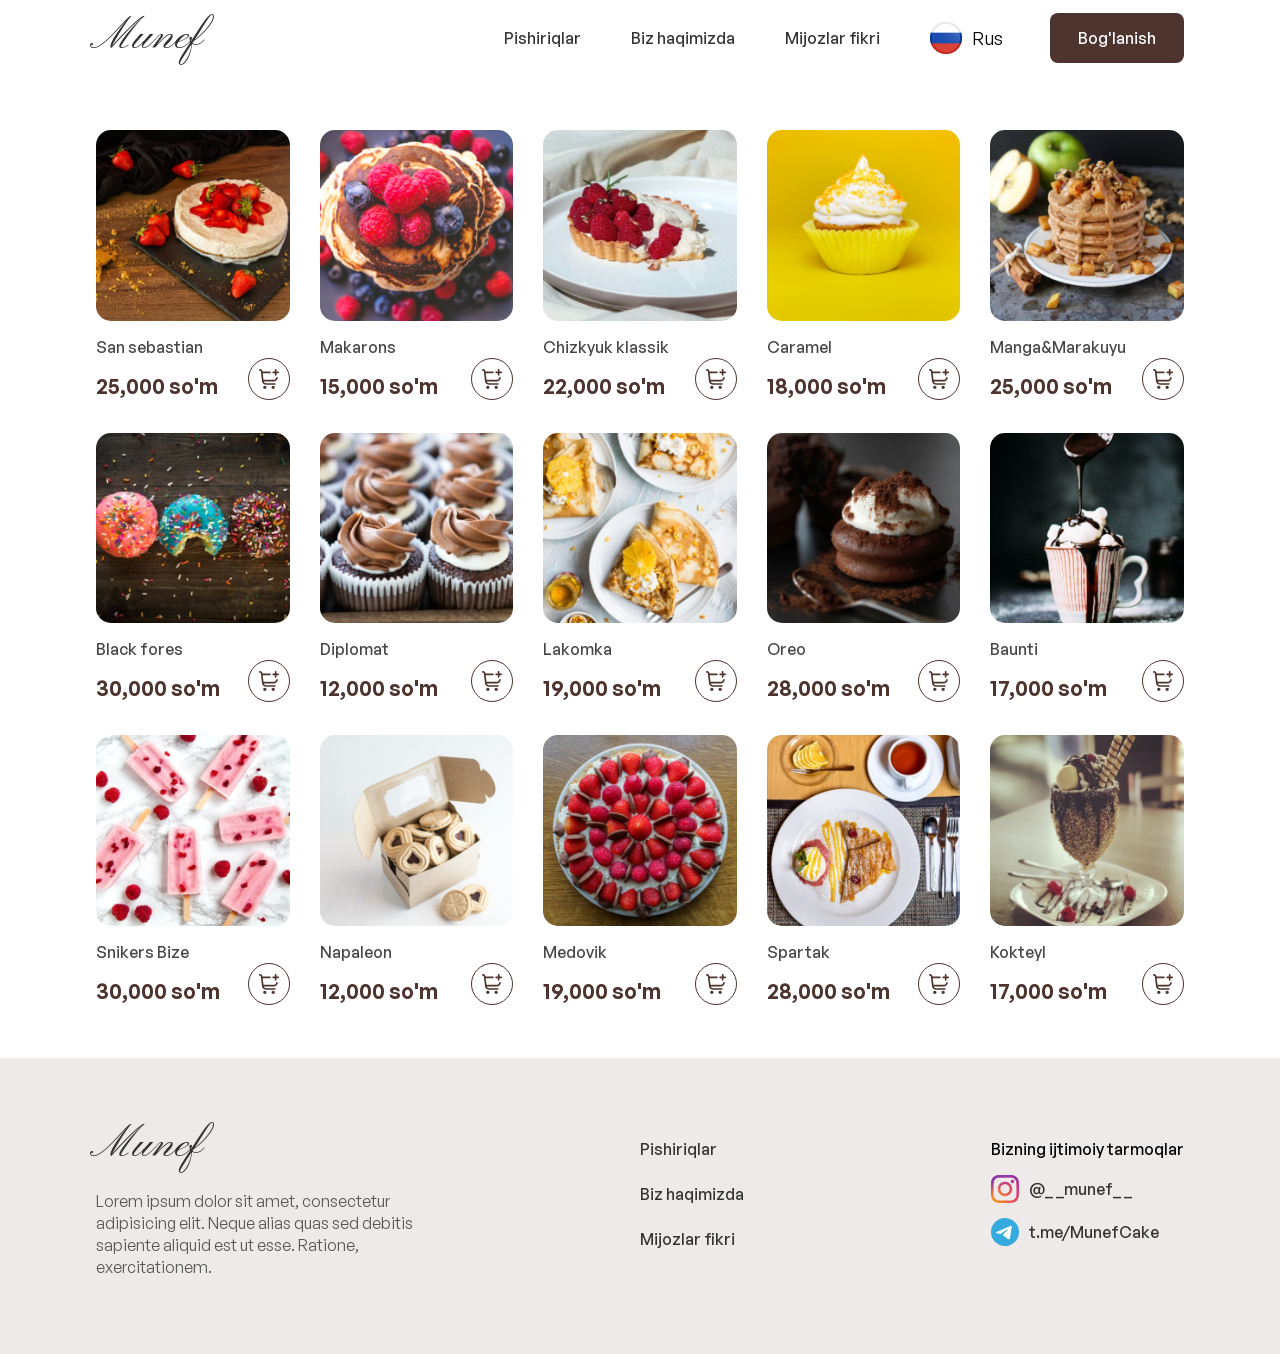
<file: rus/card.html>
<!DOCTYPE html>
<html lang="en">

<head>
    <meta charset="UTF-8" />
    <meta name="viewport" content="width=device-width, initial-scale=1.0" />
    <title>Munef</title>
    <link rel="stylesheet" href="../style.css">
    <link rel="stylesheet" href="https://cdnjs.cloudflare.com/ajax/libs/font-awesome/6.5.1/css/all.min.css"
        integrity="sha512-DTOQO9RWCH3ppGqcWaEA1BIZOC6xxalwEsw9c2QQeAIftl+Vegovlnee1c9QX4TctnWMn13TZye+giMm8e2LwA=="
        crossorigin="anonymous" referrerpolicy="no-referrer" />


</head>

<body>

    <div class="header">
        <div class="nav">
            <input type="checkbox" id="nav-check" />
            <a href="index.html" class="nav-header">
                <div class="nav-title">
                    Munef
                </div>
            </a>
            <div class="nav-btn">
                <div class="switch_lang_mob">
                    <div class="switch_lang">
                        <div class="selected_lang" id="selectedLang2">
                            <img src="../img/rusflag.png" alt="">Rus
                        </div>
                        <div class="selection_lang" id="languageOptions2" style="display: none;">
                            <a href="../card.html" class="sl1" id="uzbLang2"><img src="../img/uzbflag.png" alt="">Uzb</a>
                            <a href="card.html" class="sl2" id="rusLang2"><img src="../img/rusflag.png" alt="">Rus</a>
                        </div>
                    </div>
                </div>
                <label for="nav-check">
                    <span></span>
                    <span></span>
                    <span></span>
                </label>
            </div>
            <nav class="nav-links">
                <a href="index.html#products">
                    Pishiriqlar
                </a>
                <a href="index.html#about">Biz haqimizda</a>
                <a href="index.html#fikrlar">Mijozlar fikri</a>
                <div class="switch_lang_des">
                    <div class="switch_lang">
                        <div class="selected_lang" id="selectedLang">
                            <img src="../img/rusflag.png" alt="">Rus
                        </div>
                        <div class="selection_lang" id="languageOptions" style="display: none;">
                            <a href="../card.html" class="sl1" id="uzbLang"><img src="../img/uzbflag.png" alt="">Uzb</a>
                            <a href="card.html" class="sl2" id="rusLang"><img src="../img/rusflag.png" alt="">Rus</a>
                        </div>
                    </div>
                </div>
                <a href="contact.html" class="contact-btn">Bog'lanish</a>
            </nav>
        </div>
    </div>


    <div class="body">
        <div class="products" id="products">
            <!-- <div class="products_heading">
                Mashhur pishiriqlar
            </div> -->
            <div class="cards">
                <div class="pcard">
                    <a href="product_detail.html" id="productLink">
                        <img src="../img/Rectangle 2.png" class="pcard-img" alt="">
                    </a>
                    <div class="pcard-title">
                        San sebastian
                    </div>
                    <div class="for-el">
                        <div class="pcard-price">25,000 so'm</div>
                        <a href="product_detail.html" class="pcard-cart">
                            <svg xmlns="http://www.w3.org/2000/svg" width="20" height="20" viewBox="0 0 20 20"
                                fill="none">
                                <g clip-path="url(#clip0_132_1609)">
                                    <path
                                        d="M5.83366 20C6.75413 20 7.50033 19.2538 7.50033 18.3333C7.50033 17.4128 6.75413 16.6666 5.83366 16.6666C4.91318 16.6666 4.16699 17.4128 4.16699 18.3333C4.16699 19.2538 4.91318 20 5.83366 20Z"
                                        fill="#4E342E" />
                                    <path
                                        d="M14.1667 20C15.0871 20 15.8333 19.2538 15.8333 18.3333C15.8333 17.4128 15.0871 16.6666 14.1667 16.6666C13.2462 16.6666 12.5 17.4128 12.5 18.3333C12.5 19.2538 13.2462 20 14.1667 20Z"
                                        fill="#4E342E" />
                                    <path
                                        d="M19.1663 2.5H17.4997V0.833333C17.4997 0.61232 17.4119 0.400358 17.2556 0.244078C17.0993 0.0877974 16.8874 0 16.6663 0C16.4453 0 16.2334 0.0877974 16.0771 0.244078C15.9208 0.400358 15.833 0.61232 15.833 0.833333V2.5H14.1663C13.9453 2.5 13.7334 2.5878 13.5771 2.74408C13.4208 2.90036 13.333 3.11232 13.333 3.33333C13.333 3.55435 13.4208 3.76631 13.5771 3.92259C13.7334 4.07887 13.9453 4.16667 14.1663 4.16667H15.833V5.83333C15.833 6.05435 15.9208 6.26631 16.0771 6.42259C16.2334 6.57887 16.4453 6.66667 16.6663 6.66667C16.8874 6.66667 17.0993 6.57887 17.2556 6.42259C17.4119 6.26631 17.4997 6.05435 17.4997 5.83333V4.16667H19.1663C19.3874 4.16667 19.5993 4.07887 19.7556 3.92259C19.9119 3.76631 19.9997 3.55435 19.9997 3.33333C19.9997 3.11232 19.9119 2.90036 19.7556 2.74408C19.5993 2.5878 19.3874 2.5 19.1663 2.5Z"
                                        fill="#4E342E" />
                                    <path
                                        d="M18.1425 8.105C18.0348 8.08484 17.9241 8.08626 17.8169 8.10919C17.7097 8.13212 17.6081 8.1761 17.518 8.23857C17.428 8.30105 17.3512 8.38078 17.2922 8.47315C17.2331 8.56552 17.193 8.66868 17.1742 8.77667C17.0702 9.35346 16.767 9.87541 16.3173 10.2513C15.8677 10.6272 15.3003 10.8332 14.7142 10.8333H4.515L3.73167 4.16667H10.8333C11.0543 4.16667 11.2663 4.07887 11.4226 3.92259C11.5789 3.76631 11.6667 3.55435 11.6667 3.33333C11.6667 3.11232 11.5789 2.90036 11.4226 2.74408C11.2663 2.5878 11.0543 2.5 10.8333 2.5H3.535L3.5 2.20667C3.42818 1.59883 3.13588 1.03846 2.67849 0.631753C2.2211 0.225045 1.6304 0.000260697 1.01833 0L0.833333 0C0.61232 0 0.400358 0.0877974 0.244078 0.244078C0.0877974 0.400358 0 0.61232 0 0.833333C0 1.05435 0.0877974 1.26631 0.244078 1.42259C0.400358 1.57887 0.61232 1.66667 0.833333 1.66667H1.01833C1.22244 1.66669 1.41945 1.74163 1.57198 1.87726C1.72451 2.0129 1.82195 2.19979 1.84583 2.4025L2.9925 12.1525C3.11154 13.1665 3.59873 14.1015 4.36159 14.78C5.12445 15.4585 6.10988 15.8334 7.13083 15.8333H15.8333C16.0543 15.8333 16.2663 15.7455 16.4226 15.5893C16.5789 15.433 16.6667 15.221 16.6667 15C16.6667 14.779 16.5789 14.567 16.4226 14.4107C16.2663 14.2545 16.0543 14.1667 15.8333 14.1667H7.13083C6.61377 14.1668 6.10939 14.0065 5.68718 13.708C5.26496 13.4096 4.94569 12.9875 4.77333 12.5H14.7142C15.691 12.5001 16.6367 12.157 17.3863 11.5307C18.1358 10.9044 18.6415 10.0346 18.815 9.07333C18.8345 8.96559 18.8325 8.85507 18.8092 8.74808C18.786 8.6411 18.7419 8.53974 18.6794 8.44981C18.6169 8.35989 18.5374 8.28315 18.4453 8.22398C18.3531 8.16482 18.2503 8.12439 18.1425 8.105Z"
                                        fill="#4E342E" />
                                </g>
                                <defs>
                                    <clipPath id="clip0_132_1609">
                                        <rect width="20" height="20" fill="white" />
                                    </clipPath>
                                </defs>
                            </svg>
                        </a>
                    </div>
                </div>

                <div class="pcard">
                    <a href="product_detail.html">
                        <img src="../img/Rectangle 3.png" class="pcard-img" alt="">
                    </a>
                    <div class="pcard-title">
                        Makarons
                    </div>
                    <div class="for-el">
                        <div class="pcard-price">15,000 so'm</div>
                        <a href="product_detail.html" class="pcard-cart">
                            <svg xmlns="http://www.w3.org/2000/svg" width="20" height="20" viewBox="0 0 20 20"
                                fill="none">
                                <g clip-path="url(#clip0_132_1609)">
                                    <path
                                        d="M5.83366 20C6.75413 20 7.50033 19.2538 7.50033 18.3333C7.50033 17.4128 6.75413 16.6666 5.83366 16.6666C4.91318 16.6666 4.16699 17.4128 4.16699 18.3333C4.16699 19.2538 4.91318 20 5.83366 20Z"
                                        fill="#4E342E" />
                                    <path
                                        d="M14.1667 20C15.0871 20 15.8333 19.2538 15.8333 18.3333C15.8333 17.4128 15.0871 16.6666 14.1667 16.6666C13.2462 16.6666 12.5 17.4128 12.5 18.3333C12.5 19.2538 13.2462 20 14.1667 20Z"
                                        fill="#4E342E" />
                                    <path
                                        d="M19.1663 2.5H17.4997V0.833333C17.4997 0.61232 17.4119 0.400358 17.2556 0.244078C17.0993 0.0877974 16.8874 0 16.6663 0C16.4453 0 16.2334 0.0877974 16.0771 0.244078C15.9208 0.400358 15.833 0.61232 15.833 0.833333V2.5H14.1663C13.9453 2.5 13.7334 2.5878 13.5771 2.74408C13.4208 2.90036 13.333 3.11232 13.333 3.33333C13.333 3.55435 13.4208 3.76631 13.5771 3.92259C13.7334 4.07887 13.9453 4.16667 14.1663 4.16667H15.833V5.83333C15.833 6.05435 15.9208 6.26631 16.0771 6.42259C16.2334 6.57887 16.4453 6.66667 16.6663 6.66667C16.8874 6.66667 17.0993 6.57887 17.2556 6.42259C17.4119 6.26631 17.4997 6.05435 17.4997 5.83333V4.16667H19.1663C19.3874 4.16667 19.5993 4.07887 19.7556 3.92259C19.9119 3.76631 19.9997 3.55435 19.9997 3.33333C19.9997 3.11232 19.9119 2.90036 19.7556 2.74408C19.5993 2.5878 19.3874 2.5 19.1663 2.5Z"
                                        fill="#4E342E" />
                                    <path
                                        d="M18.1425 8.105C18.0348 8.08484 17.9241 8.08626 17.8169 8.10919C17.7097 8.13212 17.6081 8.1761 17.518 8.23857C17.428 8.30105 17.3512 8.38078 17.2922 8.47315C17.2331 8.56552 17.193 8.66868 17.1742 8.77667C17.0702 9.35346 16.767 9.87541 16.3173 10.2513C15.8677 10.6272 15.3003 10.8332 14.7142 10.8333H4.515L3.73167 4.16667H10.8333C11.0543 4.16667 11.2663 4.07887 11.4226 3.92259C11.5789 3.76631 11.6667 3.55435 11.6667 3.33333C11.6667 3.11232 11.5789 2.90036 11.4226 2.74408C11.2663 2.5878 11.0543 2.5 10.8333 2.5H3.535L3.5 2.20667C3.42818 1.59883 3.13588 1.03846 2.67849 0.631753C2.2211 0.225045 1.6304 0.000260697 1.01833 0L0.833333 0C0.61232 0 0.400358 0.0877974 0.244078 0.244078C0.0877974 0.400358 0 0.61232 0 0.833333C0 1.05435 0.0877974 1.26631 0.244078 1.42259C0.400358 1.57887 0.61232 1.66667 0.833333 1.66667H1.01833C1.22244 1.66669 1.41945 1.74163 1.57198 1.87726C1.72451 2.0129 1.82195 2.19979 1.84583 2.4025L2.9925 12.1525C3.11154 13.1665 3.59873 14.1015 4.36159 14.78C5.12445 15.4585 6.10988 15.8334 7.13083 15.8333H15.8333C16.0543 15.8333 16.2663 15.7455 16.4226 15.5893C16.5789 15.433 16.6667 15.221 16.6667 15C16.6667 14.779 16.5789 14.567 16.4226 14.4107C16.2663 14.2545 16.0543 14.1667 15.8333 14.1667H7.13083C6.61377 14.1668 6.10939 14.0065 5.68718 13.708C5.26496 13.4096 4.94569 12.9875 4.77333 12.5H14.7142C15.691 12.5001 16.6367 12.157 17.3863 11.5307C18.1358 10.9044 18.6415 10.0346 18.815 9.07333C18.8345 8.96559 18.8325 8.85507 18.8092 8.74808C18.786 8.6411 18.7419 8.53974 18.6794 8.44981C18.6169 8.35989 18.5374 8.28315 18.4453 8.22398C18.3531 8.16482 18.2503 8.12439 18.1425 8.105Z"
                                        fill="#4E342E" />
                                </g>
                                <defs>
                                    <clipPath id="clip0_132_1609">
                                        <rect width="20" height="20" fill="white" />
                                    </clipPath>
                                </defs>
                            </svg>
                        </a>
                    </div>
                </div>

                <div class="pcard">
                    <a href="product_detail.html">
                        <img src="../img/Rectangle 4.png" class="pcard-img" alt="">
                    </a>
                    <div class="pcard-title">
                        Chizkyuk klassik
                    </div>
                    <div class="for-el">
                        <div class="pcard-price">22,000 so'm</div>
                        <a href="product_detail.html" class="pcard-cart">
                            <svg xmlns="http://www.w3.org/2000/svg" width="20" height="20" viewBox="0 0 20 20"
                                fill="none">
                                <g clip-path="url(#clip0_132_1609)">
                                    <path
                                        d="M5.83366 20C6.75413 20 7.50033 19.2538 7.50033 18.3333C7.50033 17.4128 6.75413 16.6666 5.83366 16.6666C4.91318 16.6666 4.16699 17.4128 4.16699 18.3333C4.16699 19.2538 4.91318 20 5.83366 20Z"
                                        fill="#4E342E" />
                                    <path
                                        d="M14.1667 20C15.0871 20 15.8333 19.2538 15.8333 18.3333C15.8333 17.4128 15.0871 16.6666 14.1667 16.6666C13.2462 16.6666 12.5 17.4128 12.5 18.3333C12.5 19.2538 13.2462 20 14.1667 20Z"
                                        fill="#4E342E" />
                                    <path
                                        d="M19.1663 2.5H17.4997V0.833333C17.4997 0.61232 17.4119 0.400358 17.2556 0.244078C17.0993 0.0877974 16.8874 0 16.6663 0C16.4453 0 16.2334 0.0877974 16.0771 0.244078C15.9208 0.400358 15.833 0.61232 15.833 0.833333V2.5H14.1663C13.9453 2.5 13.7334 2.5878 13.5771 2.74408C13.4208 2.90036 13.333 3.11232 13.333 3.33333C13.333 3.55435 13.4208 3.76631 13.5771 3.92259C13.7334 4.07887 13.9453 4.16667 14.1663 4.16667H15.833V5.83333C15.833 6.05435 15.9208 6.26631 16.0771 6.42259C16.2334 6.57887 16.4453 6.66667 16.6663 6.66667C16.8874 6.66667 17.0993 6.57887 17.2556 6.42259C17.4119 6.26631 17.4997 6.05435 17.4997 5.83333V4.16667H19.1663C19.3874 4.16667 19.5993 4.07887 19.7556 3.92259C19.9119 3.76631 19.9997 3.55435 19.9997 3.33333C19.9997 3.11232 19.9119 2.90036 19.7556 2.74408C19.5993 2.5878 19.3874 2.5 19.1663 2.5Z"
                                        fill="#4E342E" />
                                    <path
                                        d="M18.1425 8.105C18.0348 8.08484 17.9241 8.08626 17.8169 8.10919C17.7097 8.13212 17.6081 8.1761 17.518 8.23857C17.428 8.30105 17.3512 8.38078 17.2922 8.47315C17.2331 8.56552 17.193 8.66868 17.1742 8.77667C17.0702 9.35346 16.767 9.87541 16.3173 10.2513C15.8677 10.6272 15.3003 10.8332 14.7142 10.8333H4.515L3.73167 4.16667H10.8333C11.0543 4.16667 11.2663 4.07887 11.4226 3.92259C11.5789 3.76631 11.6667 3.55435 11.6667 3.33333C11.6667 3.11232 11.5789 2.90036 11.4226 2.74408C11.2663 2.5878 11.0543 2.5 10.8333 2.5H3.535L3.5 2.20667C3.42818 1.59883 3.13588 1.03846 2.67849 0.631753C2.2211 0.225045 1.6304 0.000260697 1.01833 0L0.833333 0C0.61232 0 0.400358 0.0877974 0.244078 0.244078C0.0877974 0.400358 0 0.61232 0 0.833333C0 1.05435 0.0877974 1.26631 0.244078 1.42259C0.400358 1.57887 0.61232 1.66667 0.833333 1.66667H1.01833C1.22244 1.66669 1.41945 1.74163 1.57198 1.87726C1.72451 2.0129 1.82195 2.19979 1.84583 2.4025L2.9925 12.1525C3.11154 13.1665 3.59873 14.1015 4.36159 14.78C5.12445 15.4585 6.10988 15.8334 7.13083 15.8333H15.8333C16.0543 15.8333 16.2663 15.7455 16.4226 15.5893C16.5789 15.433 16.6667 15.221 16.6667 15C16.6667 14.779 16.5789 14.567 16.4226 14.4107C16.2663 14.2545 16.0543 14.1667 15.8333 14.1667H7.13083C6.61377 14.1668 6.10939 14.0065 5.68718 13.708C5.26496 13.4096 4.94569 12.9875 4.77333 12.5H14.7142C15.691 12.5001 16.6367 12.157 17.3863 11.5307C18.1358 10.9044 18.6415 10.0346 18.815 9.07333C18.8345 8.96559 18.8325 8.85507 18.8092 8.74808C18.786 8.6411 18.7419 8.53974 18.6794 8.44981C18.6169 8.35989 18.5374 8.28315 18.4453 8.22398C18.3531 8.16482 18.2503 8.12439 18.1425 8.105Z"
                                        fill="#4E342E" />
                                </g>
                                <defs>
                                    <clipPath id="clip0_132_1609">
                                        <rect width="20" height="20" fill="white" />
                                    </clipPath>
                                </defs>
                            </svg>
                        </a>
                    </div>
                </div>

                <div class="pcard">
                    <a href="product_detail.html">
                        <img src="../img/Rectangle 5.png" class="pcard-img" alt="">
                    </a>
                    <div class="pcard-title">
                        Caramel
                    </div>
                    <div class="for-el">
                        <div class="pcard-price">18,000 so'm</div>
                        <a href="product_detail.html" class="pcard-cart">
                            <svg xmlns="http://www.w3.org/2000/svg" width="20" height="20" viewBox="0 0 20 20"
                                fill="none">
                                <g clip-path="url(#clip0_132_1609)">
                                    <path
                                        d="M5.83366 20C6.75413 20 7.50033 19.2538 7.50033 18.3333C7.50033 17.4128 6.75413 16.6666 5.83366 16.6666C4.91318 16.6666 4.16699 17.4128 4.16699 18.3333C4.16699 19.2538 4.91318 20 5.83366 20Z"
                                        fill="#4E342E" />
                                    <path
                                        d="M14.1667 20C15.0871 20 15.8333 19.2538 15.8333 18.3333C15.8333 17.4128 15.0871 16.6666 14.1667 16.6666C13.2462 16.6666 12.5 17.4128 12.5 18.3333C12.5 19.2538 13.2462 20 14.1667 20Z"
                                        fill="#4E342E" />
                                    <path
                                        d="M19.1663 2.5H17.4997V0.833333C17.4997 0.61232 17.4119 0.400358 17.2556 0.244078C17.0993 0.0877974 16.8874 0 16.6663 0C16.4453 0 16.2334 0.0877974 16.0771 0.244078C15.9208 0.400358 15.833 0.61232 15.833 0.833333V2.5H14.1663C13.9453 2.5 13.7334 2.5878 13.5771 2.74408C13.4208 2.90036 13.333 3.11232 13.333 3.33333C13.333 3.55435 13.4208 3.76631 13.5771 3.92259C13.7334 4.07887 13.9453 4.16667 14.1663 4.16667H15.833V5.83333C15.833 6.05435 15.9208 6.26631 16.0771 6.42259C16.2334 6.57887 16.4453 6.66667 16.6663 6.66667C16.8874 6.66667 17.0993 6.57887 17.2556 6.42259C17.4119 6.26631 17.4997 6.05435 17.4997 5.83333V4.16667H19.1663C19.3874 4.16667 19.5993 4.07887 19.7556 3.92259C19.9119 3.76631 19.9997 3.55435 19.9997 3.33333C19.9997 3.11232 19.9119 2.90036 19.7556 2.74408C19.5993 2.5878 19.3874 2.5 19.1663 2.5Z"
                                        fill="#4E342E" />
                                    <path
                                        d="M18.1425 8.105C18.0348 8.08484 17.9241 8.08626 17.8169 8.10919C17.7097 8.13212 17.6081 8.1761 17.518 8.23857C17.428 8.30105 17.3512 8.38078 17.2922 8.47315C17.2331 8.56552 17.193 8.66868 17.1742 8.77667C17.0702 9.35346 16.767 9.87541 16.3173 10.2513C15.8677 10.6272 15.3003 10.8332 14.7142 10.8333H4.515L3.73167 4.16667H10.8333C11.0543 4.16667 11.2663 4.07887 11.4226 3.92259C11.5789 3.76631 11.6667 3.55435 11.6667 3.33333C11.6667 3.11232 11.5789 2.90036 11.4226 2.74408C11.2663 2.5878 11.0543 2.5 10.8333 2.5H3.535L3.5 2.20667C3.42818 1.59883 3.13588 1.03846 2.67849 0.631753C2.2211 0.225045 1.6304 0.000260697 1.01833 0L0.833333 0C0.61232 0 0.400358 0.0877974 0.244078 0.244078C0.0877974 0.400358 0 0.61232 0 0.833333C0 1.05435 0.0877974 1.26631 0.244078 1.42259C0.400358 1.57887 0.61232 1.66667 0.833333 1.66667H1.01833C1.22244 1.66669 1.41945 1.74163 1.57198 1.87726C1.72451 2.0129 1.82195 2.19979 1.84583 2.4025L2.9925 12.1525C3.11154 13.1665 3.59873 14.1015 4.36159 14.78C5.12445 15.4585 6.10988 15.8334 7.13083 15.8333H15.8333C16.0543 15.8333 16.2663 15.7455 16.4226 15.5893C16.5789 15.433 16.6667 15.221 16.6667 15C16.6667 14.779 16.5789 14.567 16.4226 14.4107C16.2663 14.2545 16.0543 14.1667 15.8333 14.1667H7.13083C6.61377 14.1668 6.10939 14.0065 5.68718 13.708C5.26496 13.4096 4.94569 12.9875 4.77333 12.5H14.7142C15.691 12.5001 16.6367 12.157 17.3863 11.5307C18.1358 10.9044 18.6415 10.0346 18.815 9.07333C18.8345 8.96559 18.8325 8.85507 18.8092 8.74808C18.786 8.6411 18.7419 8.53974 18.6794 8.44981C18.6169 8.35989 18.5374 8.28315 18.4453 8.22398C18.3531 8.16482 18.2503 8.12439 18.1425 8.105Z"
                                        fill="#4E342E" />
                                </g>
                                <defs>
                                    <clipPath id="clip0_132_1609">
                                        <rect width="20" height="20" fill="white" />
                                    </clipPath>
                                </defs>
                            </svg>
                        </a>
                    </div>
                </div>

                <div class="pcard">
                    <a href="product_detail.html">
                        <img src="../img/Rectangle 6.png" class="pcard-img" alt="">
                    </a>
                    <div class="pcard-title">
                        Manga&Marakuyu
                    </div>
                    <div class="for-el">
                        <div class="pcard-price">25,000 so'm</div>
                        <a href="product_detail.html" class="pcard-cart">
                            <svg xmlns="http://www.w3.org/2000/svg" width="20" height="20" viewBox="0 0 20 20"
                                fill="none">
                                <g clip-path="url(#clip0_132_1609)">
                                    <path
                                        d="M5.83366 20C6.75413 20 7.50033 19.2538 7.50033 18.3333C7.50033 17.4128 6.75413 16.6666 5.83366 16.6666C4.91318 16.6666 4.16699 17.4128 4.16699 18.3333C4.16699 19.2538 4.91318 20 5.83366 20Z"
                                        fill="#4E342E" />
                                    <path
                                        d="M14.1667 20C15.0871 20 15.8333 19.2538 15.8333 18.3333C15.8333 17.4128 15.0871 16.6666 14.1667 16.6666C13.2462 16.6666 12.5 17.4128 12.5 18.3333C12.5 19.2538 13.2462 20 14.1667 20Z"
                                        fill="#4E342E" />
                                    <path
                                        d="M19.1663 2.5H17.4997V0.833333C17.4997 0.61232 17.4119 0.400358 17.2556 0.244078C17.0993 0.0877974 16.8874 0 16.6663 0C16.4453 0 16.2334 0.0877974 16.0771 0.244078C15.9208 0.400358 15.833 0.61232 15.833 0.833333V2.5H14.1663C13.9453 2.5 13.7334 2.5878 13.5771 2.74408C13.4208 2.90036 13.333 3.11232 13.333 3.33333C13.333 3.55435 13.4208 3.76631 13.5771 3.92259C13.7334 4.07887 13.9453 4.16667 14.1663 4.16667H15.833V5.83333C15.833 6.05435 15.9208 6.26631 16.0771 6.42259C16.2334 6.57887 16.4453 6.66667 16.6663 6.66667C16.8874 6.66667 17.0993 6.57887 17.2556 6.42259C17.4119 6.26631 17.4997 6.05435 17.4997 5.83333V4.16667H19.1663C19.3874 4.16667 19.5993 4.07887 19.7556 3.92259C19.9119 3.76631 19.9997 3.55435 19.9997 3.33333C19.9997 3.11232 19.9119 2.90036 19.7556 2.74408C19.5993 2.5878 19.3874 2.5 19.1663 2.5Z"
                                        fill="#4E342E" />
                                    <path
                                        d="M18.1425 8.105C18.0348 8.08484 17.9241 8.08626 17.8169 8.10919C17.7097 8.13212 17.6081 8.1761 17.518 8.23857C17.428 8.30105 17.3512 8.38078 17.2922 8.47315C17.2331 8.56552 17.193 8.66868 17.1742 8.77667C17.0702 9.35346 16.767 9.87541 16.3173 10.2513C15.8677 10.6272 15.3003 10.8332 14.7142 10.8333H4.515L3.73167 4.16667H10.8333C11.0543 4.16667 11.2663 4.07887 11.4226 3.92259C11.5789 3.76631 11.6667 3.55435 11.6667 3.33333C11.6667 3.11232 11.5789 2.90036 11.4226 2.74408C11.2663 2.5878 11.0543 2.5 10.8333 2.5H3.535L3.5 2.20667C3.42818 1.59883 3.13588 1.03846 2.67849 0.631753C2.2211 0.225045 1.6304 0.000260697 1.01833 0L0.833333 0C0.61232 0 0.400358 0.0877974 0.244078 0.244078C0.0877974 0.400358 0 0.61232 0 0.833333C0 1.05435 0.0877974 1.26631 0.244078 1.42259C0.400358 1.57887 0.61232 1.66667 0.833333 1.66667H1.01833C1.22244 1.66669 1.41945 1.74163 1.57198 1.87726C1.72451 2.0129 1.82195 2.19979 1.84583 2.4025L2.9925 12.1525C3.11154 13.1665 3.59873 14.1015 4.36159 14.78C5.12445 15.4585 6.10988 15.8334 7.13083 15.8333H15.8333C16.0543 15.8333 16.2663 15.7455 16.4226 15.5893C16.5789 15.433 16.6667 15.221 16.6667 15C16.6667 14.779 16.5789 14.567 16.4226 14.4107C16.2663 14.2545 16.0543 14.1667 15.8333 14.1667H7.13083C6.61377 14.1668 6.10939 14.0065 5.68718 13.708C5.26496 13.4096 4.94569 12.9875 4.77333 12.5H14.7142C15.691 12.5001 16.6367 12.157 17.3863 11.5307C18.1358 10.9044 18.6415 10.0346 18.815 9.07333C18.8345 8.96559 18.8325 8.85507 18.8092 8.74808C18.786 8.6411 18.7419 8.53974 18.6794 8.44981C18.6169 8.35989 18.5374 8.28315 18.4453 8.22398C18.3531 8.16482 18.2503 8.12439 18.1425 8.105Z"
                                        fill="#4E342E" />
                                </g>
                                <defs>
                                    <clipPath id="clip0_132_1609">
                                        <rect width="20" height="20" fill="white" />
                                    </clipPath>
                                </defs>
                            </svg>
                        </a>
                    </div>
                </div>


                <div class="pcard">
                    <a href="product_detail.html">
                        <img src="../img/Rectangle 7.png" class="pcard-img" alt="">
                    </a>
                    <div class="pcard-title">
                        Black fores
                    </div>
                    <div class="for-el">
                        <div class="pcard-price">30,000 so'm</div>
                        <a href="product_detail.html" class="pcard-cart">
                            <svg xmlns="http://www.w3.org/2000/svg" width="20" height="20" viewBox="0 0 20 20"
                                fill="none">
                                <g clip-path="url(#clip0_132_1609)">
                                    <path
                                        d="M5.83366 20C6.75413 20 7.50033 19.2538 7.50033 18.3333C7.50033 17.4128 6.75413 16.6666 5.83366 16.6666C4.91318 16.6666 4.16699 17.4128 4.16699 18.3333C4.16699 19.2538 4.91318 20 5.83366 20Z"
                                        fill="#4E342E" />
                                    <path
                                        d="M14.1667 20C15.0871 20 15.8333 19.2538 15.8333 18.3333C15.8333 17.4128 15.0871 16.6666 14.1667 16.6666C13.2462 16.6666 12.5 17.4128 12.5 18.3333C12.5 19.2538 13.2462 20 14.1667 20Z"
                                        fill="#4E342E" />
                                    <path
                                        d="M19.1663 2.5H17.4997V0.833333C17.4997 0.61232 17.4119 0.400358 17.2556 0.244078C17.0993 0.0877974 16.8874 0 16.6663 0C16.4453 0 16.2334 0.0877974 16.0771 0.244078C15.9208 0.400358 15.833 0.61232 15.833 0.833333V2.5H14.1663C13.9453 2.5 13.7334 2.5878 13.5771 2.74408C13.4208 2.90036 13.333 3.11232 13.333 3.33333C13.333 3.55435 13.4208 3.76631 13.5771 3.92259C13.7334 4.07887 13.9453 4.16667 14.1663 4.16667H15.833V5.83333C15.833 6.05435 15.9208 6.26631 16.0771 6.42259C16.2334 6.57887 16.4453 6.66667 16.6663 6.66667C16.8874 6.66667 17.0993 6.57887 17.2556 6.42259C17.4119 6.26631 17.4997 6.05435 17.4997 5.83333V4.16667H19.1663C19.3874 4.16667 19.5993 4.07887 19.7556 3.92259C19.9119 3.76631 19.9997 3.55435 19.9997 3.33333C19.9997 3.11232 19.9119 2.90036 19.7556 2.74408C19.5993 2.5878 19.3874 2.5 19.1663 2.5Z"
                                        fill="#4E342E" />
                                    <path
                                        d="M18.1425 8.105C18.0348 8.08484 17.9241 8.08626 17.8169 8.10919C17.7097 8.13212 17.6081 8.1761 17.518 8.23857C17.428 8.30105 17.3512 8.38078 17.2922 8.47315C17.2331 8.56552 17.193 8.66868 17.1742 8.77667C17.0702 9.35346 16.767 9.87541 16.3173 10.2513C15.8677 10.6272 15.3003 10.8332 14.7142 10.8333H4.515L3.73167 4.16667H10.8333C11.0543 4.16667 11.2663 4.07887 11.4226 3.92259C11.5789 3.76631 11.6667 3.55435 11.6667 3.33333C11.6667 3.11232 11.5789 2.90036 11.4226 2.74408C11.2663 2.5878 11.0543 2.5 10.8333 2.5H3.535L3.5 2.20667C3.42818 1.59883 3.13588 1.03846 2.67849 0.631753C2.2211 0.225045 1.6304 0.000260697 1.01833 0L0.833333 0C0.61232 0 0.400358 0.0877974 0.244078 0.244078C0.0877974 0.400358 0 0.61232 0 0.833333C0 1.05435 0.0877974 1.26631 0.244078 1.42259C0.400358 1.57887 0.61232 1.66667 0.833333 1.66667H1.01833C1.22244 1.66669 1.41945 1.74163 1.57198 1.87726C1.72451 2.0129 1.82195 2.19979 1.84583 2.4025L2.9925 12.1525C3.11154 13.1665 3.59873 14.1015 4.36159 14.78C5.12445 15.4585 6.10988 15.8334 7.13083 15.8333H15.8333C16.0543 15.8333 16.2663 15.7455 16.4226 15.5893C16.5789 15.433 16.6667 15.221 16.6667 15C16.6667 14.779 16.5789 14.567 16.4226 14.4107C16.2663 14.2545 16.0543 14.1667 15.8333 14.1667H7.13083C6.61377 14.1668 6.10939 14.0065 5.68718 13.708C5.26496 13.4096 4.94569 12.9875 4.77333 12.5H14.7142C15.691 12.5001 16.6367 12.157 17.3863 11.5307C18.1358 10.9044 18.6415 10.0346 18.815 9.07333C18.8345 8.96559 18.8325 8.85507 18.8092 8.74808C18.786 8.6411 18.7419 8.53974 18.6794 8.44981C18.6169 8.35989 18.5374 8.28315 18.4453 8.22398C18.3531 8.16482 18.2503 8.12439 18.1425 8.105Z"
                                        fill="#4E342E" />
                                </g>
                                <defs>
                                    <clipPath id="clip0_132_1609">
                                        <rect width="20" height="20" fill="white" />
                                    </clipPath>
                                </defs>
                            </svg>
                        </a>
                    </div>
                </div>

                <div class="pcard">
                    <a href="product_detail.html">
                        <img src="../img/Rectangle 8.png" class="pcard-img" alt="">
                    </a>
                    <div class="pcard-title">
                        Diplomat
                    </div>
                    <div class="for-el">
                        <div class="pcard-price">12,000 so'm</div>
                        <a href="product_detail.html" class="pcard-cart">
                            <svg xmlns="http://www.w3.org/2000/svg" width="20" height="20" viewBox="0 0 20 20"
                                fill="none">
                                <g clip-path="url(#clip0_132_1609)">
                                    <path
                                        d="M5.83366 20C6.75413 20 7.50033 19.2538 7.50033 18.3333C7.50033 17.4128 6.75413 16.6666 5.83366 16.6666C4.91318 16.6666 4.16699 17.4128 4.16699 18.3333C4.16699 19.2538 4.91318 20 5.83366 20Z"
                                        fill="#4E342E" />
                                    <path
                                        d="M14.1667 20C15.0871 20 15.8333 19.2538 15.8333 18.3333C15.8333 17.4128 15.0871 16.6666 14.1667 16.6666C13.2462 16.6666 12.5 17.4128 12.5 18.3333C12.5 19.2538 13.2462 20 14.1667 20Z"
                                        fill="#4E342E" />
                                    <path
                                        d="M19.1663 2.5H17.4997V0.833333C17.4997 0.61232 17.4119 0.400358 17.2556 0.244078C17.0993 0.0877974 16.8874 0 16.6663 0C16.4453 0 16.2334 0.0877974 16.0771 0.244078C15.9208 0.400358 15.833 0.61232 15.833 0.833333V2.5H14.1663C13.9453 2.5 13.7334 2.5878 13.5771 2.74408C13.4208 2.90036 13.333 3.11232 13.333 3.33333C13.333 3.55435 13.4208 3.76631 13.5771 3.92259C13.7334 4.07887 13.9453 4.16667 14.1663 4.16667H15.833V5.83333C15.833 6.05435 15.9208 6.26631 16.0771 6.42259C16.2334 6.57887 16.4453 6.66667 16.6663 6.66667C16.8874 6.66667 17.0993 6.57887 17.2556 6.42259C17.4119 6.26631 17.4997 6.05435 17.4997 5.83333V4.16667H19.1663C19.3874 4.16667 19.5993 4.07887 19.7556 3.92259C19.9119 3.76631 19.9997 3.55435 19.9997 3.33333C19.9997 3.11232 19.9119 2.90036 19.7556 2.74408C19.5993 2.5878 19.3874 2.5 19.1663 2.5Z"
                                        fill="#4E342E" />
                                    <path
                                        d="M18.1425 8.105C18.0348 8.08484 17.9241 8.08626 17.8169 8.10919C17.7097 8.13212 17.6081 8.1761 17.518 8.23857C17.428 8.30105 17.3512 8.38078 17.2922 8.47315C17.2331 8.56552 17.193 8.66868 17.1742 8.77667C17.0702 9.35346 16.767 9.87541 16.3173 10.2513C15.8677 10.6272 15.3003 10.8332 14.7142 10.8333H4.515L3.73167 4.16667H10.8333C11.0543 4.16667 11.2663 4.07887 11.4226 3.92259C11.5789 3.76631 11.6667 3.55435 11.6667 3.33333C11.6667 3.11232 11.5789 2.90036 11.4226 2.74408C11.2663 2.5878 11.0543 2.5 10.8333 2.5H3.535L3.5 2.20667C3.42818 1.59883 3.13588 1.03846 2.67849 0.631753C2.2211 0.225045 1.6304 0.000260697 1.01833 0L0.833333 0C0.61232 0 0.400358 0.0877974 0.244078 0.244078C0.0877974 0.400358 0 0.61232 0 0.833333C0 1.05435 0.0877974 1.26631 0.244078 1.42259C0.400358 1.57887 0.61232 1.66667 0.833333 1.66667H1.01833C1.22244 1.66669 1.41945 1.74163 1.57198 1.87726C1.72451 2.0129 1.82195 2.19979 1.84583 2.4025L2.9925 12.1525C3.11154 13.1665 3.59873 14.1015 4.36159 14.78C5.12445 15.4585 6.10988 15.8334 7.13083 15.8333H15.8333C16.0543 15.8333 16.2663 15.7455 16.4226 15.5893C16.5789 15.433 16.6667 15.221 16.6667 15C16.6667 14.779 16.5789 14.567 16.4226 14.4107C16.2663 14.2545 16.0543 14.1667 15.8333 14.1667H7.13083C6.61377 14.1668 6.10939 14.0065 5.68718 13.708C5.26496 13.4096 4.94569 12.9875 4.77333 12.5H14.7142C15.691 12.5001 16.6367 12.157 17.3863 11.5307C18.1358 10.9044 18.6415 10.0346 18.815 9.07333C18.8345 8.96559 18.8325 8.85507 18.8092 8.74808C18.786 8.6411 18.7419 8.53974 18.6794 8.44981C18.6169 8.35989 18.5374 8.28315 18.4453 8.22398C18.3531 8.16482 18.2503 8.12439 18.1425 8.105Z"
                                        fill="#4E342E" />
                                </g>
                                <defs>
                                    <clipPath id="clip0_132_1609">
                                        <rect width="20" height="20" fill="white" />
                                    </clipPath>
                                </defs>
                            </svg>
                        </a>
                    </div>
                </div>

                <div class="pcard">
                    <a href="product_detail.html">
                        <img src="../img/Rectangle 9.png" class="pcard-img" alt="">
                    </a>
                    <div class="pcard-title">
                        Lakomka
                    </div>
                    <div class="for-el">
                        <div class="pcard-price">19,000 so'm</div>
                        <a href="product_detail.html" class="pcard-cart">
                            <svg xmlns="http://www.w3.org/2000/svg" width="20" height="20" viewBox="0 0 20 20"
                                fill="none">
                                <g clip-path="url(#clip0_132_1609)">
                                    <path
                                        d="M5.83366 20C6.75413 20 7.50033 19.2538 7.50033 18.3333C7.50033 17.4128 6.75413 16.6666 5.83366 16.6666C4.91318 16.6666 4.16699 17.4128 4.16699 18.3333C4.16699 19.2538 4.91318 20 5.83366 20Z"
                                        fill="#4E342E" />
                                    <path
                                        d="M14.1667 20C15.0871 20 15.8333 19.2538 15.8333 18.3333C15.8333 17.4128 15.0871 16.6666 14.1667 16.6666C13.2462 16.6666 12.5 17.4128 12.5 18.3333C12.5 19.2538 13.2462 20 14.1667 20Z"
                                        fill="#4E342E" />
                                    <path
                                        d="M19.1663 2.5H17.4997V0.833333C17.4997 0.61232 17.4119 0.400358 17.2556 0.244078C17.0993 0.0877974 16.8874 0 16.6663 0C16.4453 0 16.2334 0.0877974 16.0771 0.244078C15.9208 0.400358 15.833 0.61232 15.833 0.833333V2.5H14.1663C13.9453 2.5 13.7334 2.5878 13.5771 2.74408C13.4208 2.90036 13.333 3.11232 13.333 3.33333C13.333 3.55435 13.4208 3.76631 13.5771 3.92259C13.7334 4.07887 13.9453 4.16667 14.1663 4.16667H15.833V5.83333C15.833 6.05435 15.9208 6.26631 16.0771 6.42259C16.2334 6.57887 16.4453 6.66667 16.6663 6.66667C16.8874 6.66667 17.0993 6.57887 17.2556 6.42259C17.4119 6.26631 17.4997 6.05435 17.4997 5.83333V4.16667H19.1663C19.3874 4.16667 19.5993 4.07887 19.7556 3.92259C19.9119 3.76631 19.9997 3.55435 19.9997 3.33333C19.9997 3.11232 19.9119 2.90036 19.7556 2.74408C19.5993 2.5878 19.3874 2.5 19.1663 2.5Z"
                                        fill="#4E342E" />
                                    <path
                                        d="M18.1425 8.105C18.0348 8.08484 17.9241 8.08626 17.8169 8.10919C17.7097 8.13212 17.6081 8.1761 17.518 8.23857C17.428 8.30105 17.3512 8.38078 17.2922 8.47315C17.2331 8.56552 17.193 8.66868 17.1742 8.77667C17.0702 9.35346 16.767 9.87541 16.3173 10.2513C15.8677 10.6272 15.3003 10.8332 14.7142 10.8333H4.515L3.73167 4.16667H10.8333C11.0543 4.16667 11.2663 4.07887 11.4226 3.92259C11.5789 3.76631 11.6667 3.55435 11.6667 3.33333C11.6667 3.11232 11.5789 2.90036 11.4226 2.74408C11.2663 2.5878 11.0543 2.5 10.8333 2.5H3.535L3.5 2.20667C3.42818 1.59883 3.13588 1.03846 2.67849 0.631753C2.2211 0.225045 1.6304 0.000260697 1.01833 0L0.833333 0C0.61232 0 0.400358 0.0877974 0.244078 0.244078C0.0877974 0.400358 0 0.61232 0 0.833333C0 1.05435 0.0877974 1.26631 0.244078 1.42259C0.400358 1.57887 0.61232 1.66667 0.833333 1.66667H1.01833C1.22244 1.66669 1.41945 1.74163 1.57198 1.87726C1.72451 2.0129 1.82195 2.19979 1.84583 2.4025L2.9925 12.1525C3.11154 13.1665 3.59873 14.1015 4.36159 14.78C5.12445 15.4585 6.10988 15.8334 7.13083 15.8333H15.8333C16.0543 15.8333 16.2663 15.7455 16.4226 15.5893C16.5789 15.433 16.6667 15.221 16.6667 15C16.6667 14.779 16.5789 14.567 16.4226 14.4107C16.2663 14.2545 16.0543 14.1667 15.8333 14.1667H7.13083C6.61377 14.1668 6.10939 14.0065 5.68718 13.708C5.26496 13.4096 4.94569 12.9875 4.77333 12.5H14.7142C15.691 12.5001 16.6367 12.157 17.3863 11.5307C18.1358 10.9044 18.6415 10.0346 18.815 9.07333C18.8345 8.96559 18.8325 8.85507 18.8092 8.74808C18.786 8.6411 18.7419 8.53974 18.6794 8.44981C18.6169 8.35989 18.5374 8.28315 18.4453 8.22398C18.3531 8.16482 18.2503 8.12439 18.1425 8.105Z"
                                        fill="#4E342E" />
                                </g>
                                <defs>
                                    <clipPath id="clip0_132_1609">
                                        <rect width="20" height="20" fill="white" />
                                    </clipPath>
                                </defs>
                            </svg>
                        </a>
                    </div>
                </div>

                <div class="pcard">
                    <a href="product_detail.html">
                        <img src="../img/Rectangle 10.png" class="pcard-img" alt="">
                    </a>
                    <div class="pcard-title">
                        Oreo
                    </div>
                    <div class="for-el">
                        <div class="pcard-price">28,000 so'm</div>
                        <a href="product_detail.html" class="pcard-cart">
                            <svg xmlns="http://www.w3.org/2000/svg" width="20" height="20" viewBox="0 0 20 20"
                                fill="none">
                                <g clip-path="url(#clip0_132_1609)">
                                    <path
                                        d="M5.83366 20C6.75413 20 7.50033 19.2538 7.50033 18.3333C7.50033 17.4128 6.75413 16.6666 5.83366 16.6666C4.91318 16.6666 4.16699 17.4128 4.16699 18.3333C4.16699 19.2538 4.91318 20 5.83366 20Z"
                                        fill="#4E342E" />
                                    <path
                                        d="M14.1667 20C15.0871 20 15.8333 19.2538 15.8333 18.3333C15.8333 17.4128 15.0871 16.6666 14.1667 16.6666C13.2462 16.6666 12.5 17.4128 12.5 18.3333C12.5 19.2538 13.2462 20 14.1667 20Z"
                                        fill="#4E342E" />
                                    <path
                                        d="M19.1663 2.5H17.4997V0.833333C17.4997 0.61232 17.4119 0.400358 17.2556 0.244078C17.0993 0.0877974 16.8874 0 16.6663 0C16.4453 0 16.2334 0.0877974 16.0771 0.244078C15.9208 0.400358 15.833 0.61232 15.833 0.833333V2.5H14.1663C13.9453 2.5 13.7334 2.5878 13.5771 2.74408C13.4208 2.90036 13.333 3.11232 13.333 3.33333C13.333 3.55435 13.4208 3.76631 13.5771 3.92259C13.7334 4.07887 13.9453 4.16667 14.1663 4.16667H15.833V5.83333C15.833 6.05435 15.9208 6.26631 16.0771 6.42259C16.2334 6.57887 16.4453 6.66667 16.6663 6.66667C16.8874 6.66667 17.0993 6.57887 17.2556 6.42259C17.4119 6.26631 17.4997 6.05435 17.4997 5.83333V4.16667H19.1663C19.3874 4.16667 19.5993 4.07887 19.7556 3.92259C19.9119 3.76631 19.9997 3.55435 19.9997 3.33333C19.9997 3.11232 19.9119 2.90036 19.7556 2.74408C19.5993 2.5878 19.3874 2.5 19.1663 2.5Z"
                                        fill="#4E342E" />
                                    <path
                                        d="M18.1425 8.105C18.0348 8.08484 17.9241 8.08626 17.8169 8.10919C17.7097 8.13212 17.6081 8.1761 17.518 8.23857C17.428 8.30105 17.3512 8.38078 17.2922 8.47315C17.2331 8.56552 17.193 8.66868 17.1742 8.77667C17.0702 9.35346 16.767 9.87541 16.3173 10.2513C15.8677 10.6272 15.3003 10.8332 14.7142 10.8333H4.515L3.73167 4.16667H10.8333C11.0543 4.16667 11.2663 4.07887 11.4226 3.92259C11.5789 3.76631 11.6667 3.55435 11.6667 3.33333C11.6667 3.11232 11.5789 2.90036 11.4226 2.74408C11.2663 2.5878 11.0543 2.5 10.8333 2.5H3.535L3.5 2.20667C3.42818 1.59883 3.13588 1.03846 2.67849 0.631753C2.2211 0.225045 1.6304 0.000260697 1.01833 0L0.833333 0C0.61232 0 0.400358 0.0877974 0.244078 0.244078C0.0877974 0.400358 0 0.61232 0 0.833333C0 1.05435 0.0877974 1.26631 0.244078 1.42259C0.400358 1.57887 0.61232 1.66667 0.833333 1.66667H1.01833C1.22244 1.66669 1.41945 1.74163 1.57198 1.87726C1.72451 2.0129 1.82195 2.19979 1.84583 2.4025L2.9925 12.1525C3.11154 13.1665 3.59873 14.1015 4.36159 14.78C5.12445 15.4585 6.10988 15.8334 7.13083 15.8333H15.8333C16.0543 15.8333 16.2663 15.7455 16.4226 15.5893C16.5789 15.433 16.6667 15.221 16.6667 15C16.6667 14.779 16.5789 14.567 16.4226 14.4107C16.2663 14.2545 16.0543 14.1667 15.8333 14.1667H7.13083C6.61377 14.1668 6.10939 14.0065 5.68718 13.708C5.26496 13.4096 4.94569 12.9875 4.77333 12.5H14.7142C15.691 12.5001 16.6367 12.157 17.3863 11.5307C18.1358 10.9044 18.6415 10.0346 18.815 9.07333C18.8345 8.96559 18.8325 8.85507 18.8092 8.74808C18.786 8.6411 18.7419 8.53974 18.6794 8.44981C18.6169 8.35989 18.5374 8.28315 18.4453 8.22398C18.3531 8.16482 18.2503 8.12439 18.1425 8.105Z"
                                        fill="#4E342E" />
                                </g>
                                <defs>
                                    <clipPath id="clip0_132_1609">
                                        <rect width="20" height="20" fill="white" />
                                    </clipPath>
                                </defs>
                            </svg>
                        </a>
                    </div>
                </div>
                <div class="pcard">
                    <a href="product_detail.html">
                        <img src="../img/Rectangle 11.png" class="pcard-img" alt="">
                    </a>
                    <div class="pcard-title">
                        Baunti
                    </div>
                    <div class="for-el">
                        <div class="pcard-price">17,000 so'm</div>
                        <a href="product_detail.html" class="pcard-cart">
                            <svg xmlns="http://www.w3.org/2000/svg" width="20" height="20" viewBox="0 0 20 20"
                                fill="none">
                                <g clip-path="url(#clip0_132_1609)">
                                    <path
                                        d="M5.83366 20C6.75413 20 7.50033 19.2538 7.50033 18.3333C7.50033 17.4128 6.75413 16.6666 5.83366 16.6666C4.91318 16.6666 4.16699 17.4128 4.16699 18.3333C4.16699 19.2538 4.91318 20 5.83366 20Z"
                                        fill="#4E342E" />
                                    <path
                                        d="M14.1667 20C15.0871 20 15.8333 19.2538 15.8333 18.3333C15.8333 17.4128 15.0871 16.6666 14.1667 16.6666C13.2462 16.6666 12.5 17.4128 12.5 18.3333C12.5 19.2538 13.2462 20 14.1667 20Z"
                                        fill="#4E342E" />
                                    <path
                                        d="M19.1663 2.5H17.4997V0.833333C17.4997 0.61232 17.4119 0.400358 17.2556 0.244078C17.0993 0.0877974 16.8874 0 16.6663 0C16.4453 0 16.2334 0.0877974 16.0771 0.244078C15.9208 0.400358 15.833 0.61232 15.833 0.833333V2.5H14.1663C13.9453 2.5 13.7334 2.5878 13.5771 2.74408C13.4208 2.90036 13.333 3.11232 13.333 3.33333C13.333 3.55435 13.4208 3.76631 13.5771 3.92259C13.7334 4.07887 13.9453 4.16667 14.1663 4.16667H15.833V5.83333C15.833 6.05435 15.9208 6.26631 16.0771 6.42259C16.2334 6.57887 16.4453 6.66667 16.6663 6.66667C16.8874 6.66667 17.0993 6.57887 17.2556 6.42259C17.4119 6.26631 17.4997 6.05435 17.4997 5.83333V4.16667H19.1663C19.3874 4.16667 19.5993 4.07887 19.7556 3.92259C19.9119 3.76631 19.9997 3.55435 19.9997 3.33333C19.9997 3.11232 19.9119 2.90036 19.7556 2.74408C19.5993 2.5878 19.3874 2.5 19.1663 2.5Z"
                                        fill="#4E342E" />
                                    <path
                                        d="M18.1425 8.105C18.0348 8.08484 17.9241 8.08626 17.8169 8.10919C17.7097 8.13212 17.6081 8.1761 17.518 8.23857C17.428 8.30105 17.3512 8.38078 17.2922 8.47315C17.2331 8.56552 17.193 8.66868 17.1742 8.77667C17.0702 9.35346 16.767 9.87541 16.3173 10.2513C15.8677 10.6272 15.3003 10.8332 14.7142 10.8333H4.515L3.73167 4.16667H10.8333C11.0543 4.16667 11.2663 4.07887 11.4226 3.92259C11.5789 3.76631 11.6667 3.55435 11.6667 3.33333C11.6667 3.11232 11.5789 2.90036 11.4226 2.74408C11.2663 2.5878 11.0543 2.5 10.8333 2.5H3.535L3.5 2.20667C3.42818 1.59883 3.13588 1.03846 2.67849 0.631753C2.2211 0.225045 1.6304 0.000260697 1.01833 0L0.833333 0C0.61232 0 0.400358 0.0877974 0.244078 0.244078C0.0877974 0.400358 0 0.61232 0 0.833333C0 1.05435 0.0877974 1.26631 0.244078 1.42259C0.400358 1.57887 0.61232 1.66667 0.833333 1.66667H1.01833C1.22244 1.66669 1.41945 1.74163 1.57198 1.87726C1.72451 2.0129 1.82195 2.19979 1.84583 2.4025L2.9925 12.1525C3.11154 13.1665 3.59873 14.1015 4.36159 14.78C5.12445 15.4585 6.10988 15.8334 7.13083 15.8333H15.8333C16.0543 15.8333 16.2663 15.7455 16.4226 15.5893C16.5789 15.433 16.6667 15.221 16.6667 15C16.6667 14.779 16.5789 14.567 16.4226 14.4107C16.2663 14.2545 16.0543 14.1667 15.8333 14.1667H7.13083C6.61377 14.1668 6.10939 14.0065 5.68718 13.708C5.26496 13.4096 4.94569 12.9875 4.77333 12.5H14.7142C15.691 12.5001 16.6367 12.157 17.3863 11.5307C18.1358 10.9044 18.6415 10.0346 18.815 9.07333C18.8345 8.96559 18.8325 8.85507 18.8092 8.74808C18.786 8.6411 18.7419 8.53974 18.6794 8.44981C18.6169 8.35989 18.5374 8.28315 18.4453 8.22398C18.3531 8.16482 18.2503 8.12439 18.1425 8.105Z"
                                        fill="#4E342E" />
                                </g>
                                <defs>
                                    <clipPath id="clip0_132_1609">
                                        <rect width="20" height="20" fill="white" />
                                    </clipPath>
                                </defs>
                            </svg>
                        </a>
                    </div>
                </div>

                <div class="pcard">
                    <a href="product_detail.html">
                        <img src="../img/Rectangle 12.png" class="pcard-img" alt="">
                    </a>
                    <div class="pcard-title">
                        Snikers Bize
                    </div>
                    <div class="for-el">
                        <div class="pcard-price">30,000 so'm</div>
                        <a href="product_detail.html" class="pcard-cart">
                            <svg xmlns="http://www.w3.org/2000/svg" width="20" height="20" viewBox="0 0 20 20"
                                fill="none">
                                <g clip-path="url(#clip0_132_1609)">
                                    <path
                                        d="M5.83366 20C6.75413 20 7.50033 19.2538 7.50033 18.3333C7.50033 17.4128 6.75413 16.6666 5.83366 16.6666C4.91318 16.6666 4.16699 17.4128 4.16699 18.3333C4.16699 19.2538 4.91318 20 5.83366 20Z"
                                        fill="#4E342E" />
                                    <path
                                        d="M14.1667 20C15.0871 20 15.8333 19.2538 15.8333 18.3333C15.8333 17.4128 15.0871 16.6666 14.1667 16.6666C13.2462 16.6666 12.5 17.4128 12.5 18.3333C12.5 19.2538 13.2462 20 14.1667 20Z"
                                        fill="#4E342E" />
                                    <path
                                        d="M19.1663 2.5H17.4997V0.833333C17.4997 0.61232 17.4119 0.400358 17.2556 0.244078C17.0993 0.0877974 16.8874 0 16.6663 0C16.4453 0 16.2334 0.0877974 16.0771 0.244078C15.9208 0.400358 15.833 0.61232 15.833 0.833333V2.5H14.1663C13.9453 2.5 13.7334 2.5878 13.5771 2.74408C13.4208 2.90036 13.333 3.11232 13.333 3.33333C13.333 3.55435 13.4208 3.76631 13.5771 3.92259C13.7334 4.07887 13.9453 4.16667 14.1663 4.16667H15.833V5.83333C15.833 6.05435 15.9208 6.26631 16.0771 6.42259C16.2334 6.57887 16.4453 6.66667 16.6663 6.66667C16.8874 6.66667 17.0993 6.57887 17.2556 6.42259C17.4119 6.26631 17.4997 6.05435 17.4997 5.83333V4.16667H19.1663C19.3874 4.16667 19.5993 4.07887 19.7556 3.92259C19.9119 3.76631 19.9997 3.55435 19.9997 3.33333C19.9997 3.11232 19.9119 2.90036 19.7556 2.74408C19.5993 2.5878 19.3874 2.5 19.1663 2.5Z"
                                        fill="#4E342E" />
                                    <path
                                        d="M18.1425 8.105C18.0348 8.08484 17.9241 8.08626 17.8169 8.10919C17.7097 8.13212 17.6081 8.1761 17.518 8.23857C17.428 8.30105 17.3512 8.38078 17.2922 8.47315C17.2331 8.56552 17.193 8.66868 17.1742 8.77667C17.0702 9.35346 16.767 9.87541 16.3173 10.2513C15.8677 10.6272 15.3003 10.8332 14.7142 10.8333H4.515L3.73167 4.16667H10.8333C11.0543 4.16667 11.2663 4.07887 11.4226 3.92259C11.5789 3.76631 11.6667 3.55435 11.6667 3.33333C11.6667 3.11232 11.5789 2.90036 11.4226 2.74408C11.2663 2.5878 11.0543 2.5 10.8333 2.5H3.535L3.5 2.20667C3.42818 1.59883 3.13588 1.03846 2.67849 0.631753C2.2211 0.225045 1.6304 0.000260697 1.01833 0L0.833333 0C0.61232 0 0.400358 0.0877974 0.244078 0.244078C0.0877974 0.400358 0 0.61232 0 0.833333C0 1.05435 0.0877974 1.26631 0.244078 1.42259C0.400358 1.57887 0.61232 1.66667 0.833333 1.66667H1.01833C1.22244 1.66669 1.41945 1.74163 1.57198 1.87726C1.72451 2.0129 1.82195 2.19979 1.84583 2.4025L2.9925 12.1525C3.11154 13.1665 3.59873 14.1015 4.36159 14.78C5.12445 15.4585 6.10988 15.8334 7.13083 15.8333H15.8333C16.0543 15.8333 16.2663 15.7455 16.4226 15.5893C16.5789 15.433 16.6667 15.221 16.6667 15C16.6667 14.779 16.5789 14.567 16.4226 14.4107C16.2663 14.2545 16.0543 14.1667 15.8333 14.1667H7.13083C6.61377 14.1668 6.10939 14.0065 5.68718 13.708C5.26496 13.4096 4.94569 12.9875 4.77333 12.5H14.7142C15.691 12.5001 16.6367 12.157 17.3863 11.5307C18.1358 10.9044 18.6415 10.0346 18.815 9.07333C18.8345 8.96559 18.8325 8.85507 18.8092 8.74808C18.786 8.6411 18.7419 8.53974 18.6794 8.44981C18.6169 8.35989 18.5374 8.28315 18.4453 8.22398C18.3531 8.16482 18.2503 8.12439 18.1425 8.105Z"
                                        fill="#4E342E" />
                                </g>
                                <defs>
                                    <clipPath id="clip0_132_1609">
                                        <rect width="20" height="20" fill="white" />
                                    </clipPath>
                                </defs>
                            </svg>
                        </a>
                    </div>
                </div>

                <div class="pcard">
                    <a href="product_detail.html">
                        <img src="../img/Rectangle 13.png" class="pcard-img" alt="">
                    </a>
                    <div class="pcard-title">
                        Napaleon
                    </div>
                    <div class="for-el">
                        <div class="pcard-price">12,000 so'm</div>
                        <a href="product_detail.html" class="pcard-cart">
                            <svg xmlns="http://www.w3.org/2000/svg" width="20" height="20" viewBox="0 0 20 20"
                                fill="none">
                                <g clip-path="url(#clip0_132_1609)">
                                    <path
                                        d="M5.83366 20C6.75413 20 7.50033 19.2538 7.50033 18.3333C7.50033 17.4128 6.75413 16.6666 5.83366 16.6666C4.91318 16.6666 4.16699 17.4128 4.16699 18.3333C4.16699 19.2538 4.91318 20 5.83366 20Z"
                                        fill="#4E342E" />
                                    <path
                                        d="M14.1667 20C15.0871 20 15.8333 19.2538 15.8333 18.3333C15.8333 17.4128 15.0871 16.6666 14.1667 16.6666C13.2462 16.6666 12.5 17.4128 12.5 18.3333C12.5 19.2538 13.2462 20 14.1667 20Z"
                                        fill="#4E342E" />
                                    <path
                                        d="M19.1663 2.5H17.4997V0.833333C17.4997 0.61232 17.4119 0.400358 17.2556 0.244078C17.0993 0.0877974 16.8874 0 16.6663 0C16.4453 0 16.2334 0.0877974 16.0771 0.244078C15.9208 0.400358 15.833 0.61232 15.833 0.833333V2.5H14.1663C13.9453 2.5 13.7334 2.5878 13.5771 2.74408C13.4208 2.90036 13.333 3.11232 13.333 3.33333C13.333 3.55435 13.4208 3.76631 13.5771 3.92259C13.7334 4.07887 13.9453 4.16667 14.1663 4.16667H15.833V5.83333C15.833 6.05435 15.9208 6.26631 16.0771 6.42259C16.2334 6.57887 16.4453 6.66667 16.6663 6.66667C16.8874 6.66667 17.0993 6.57887 17.2556 6.42259C17.4119 6.26631 17.4997 6.05435 17.4997 5.83333V4.16667H19.1663C19.3874 4.16667 19.5993 4.07887 19.7556 3.92259C19.9119 3.76631 19.9997 3.55435 19.9997 3.33333C19.9997 3.11232 19.9119 2.90036 19.7556 2.74408C19.5993 2.5878 19.3874 2.5 19.1663 2.5Z"
                                        fill="#4E342E" />
                                    <path
                                        d="M18.1425 8.105C18.0348 8.08484 17.9241 8.08626 17.8169 8.10919C17.7097 8.13212 17.6081 8.1761 17.518 8.23857C17.428 8.30105 17.3512 8.38078 17.2922 8.47315C17.2331 8.56552 17.193 8.66868 17.1742 8.77667C17.0702 9.35346 16.767 9.87541 16.3173 10.2513C15.8677 10.6272 15.3003 10.8332 14.7142 10.8333H4.515L3.73167 4.16667H10.8333C11.0543 4.16667 11.2663 4.07887 11.4226 3.92259C11.5789 3.76631 11.6667 3.55435 11.6667 3.33333C11.6667 3.11232 11.5789 2.90036 11.4226 2.74408C11.2663 2.5878 11.0543 2.5 10.8333 2.5H3.535L3.5 2.20667C3.42818 1.59883 3.13588 1.03846 2.67849 0.631753C2.2211 0.225045 1.6304 0.000260697 1.01833 0L0.833333 0C0.61232 0 0.400358 0.0877974 0.244078 0.244078C0.0877974 0.400358 0 0.61232 0 0.833333C0 1.05435 0.0877974 1.26631 0.244078 1.42259C0.400358 1.57887 0.61232 1.66667 0.833333 1.66667H1.01833C1.22244 1.66669 1.41945 1.74163 1.57198 1.87726C1.72451 2.0129 1.82195 2.19979 1.84583 2.4025L2.9925 12.1525C3.11154 13.1665 3.59873 14.1015 4.36159 14.78C5.12445 15.4585 6.10988 15.8334 7.13083 15.8333H15.8333C16.0543 15.8333 16.2663 15.7455 16.4226 15.5893C16.5789 15.433 16.6667 15.221 16.6667 15C16.6667 14.779 16.5789 14.567 16.4226 14.4107C16.2663 14.2545 16.0543 14.1667 15.8333 14.1667H7.13083C6.61377 14.1668 6.10939 14.0065 5.68718 13.708C5.26496 13.4096 4.94569 12.9875 4.77333 12.5H14.7142C15.691 12.5001 16.6367 12.157 17.3863 11.5307C18.1358 10.9044 18.6415 10.0346 18.815 9.07333C18.8345 8.96559 18.8325 8.85507 18.8092 8.74808C18.786 8.6411 18.7419 8.53974 18.6794 8.44981C18.6169 8.35989 18.5374 8.28315 18.4453 8.22398C18.3531 8.16482 18.2503 8.12439 18.1425 8.105Z"
                                        fill="#4E342E" />
                                </g>
                                <defs>
                                    <clipPath id="clip0_132_1609">
                                        <rect width="20" height="20" fill="white" />
                                    </clipPath>
                                </defs>
                            </svg>
                        </a>
                    </div>
                </div>
                <div class="pcard">
                    <a href="product_detail.html">
                        <img src="../img/Rectangle 14.png" class="pcard-img" alt="">
                    </a>
                    <div class="pcard-title">
                        Medovik
                    </div>
                    <div class="for-el">
                        <div class="pcard-price">19,000 so'm</div>
                        <a href="product_detail.html" class="pcard-cart">
                            <svg xmlns="http://www.w3.org/2000/svg" width="20" height="20" viewBox="0 0 20 20"
                                fill="none">
                                <g clip-path="url(#clip0_132_1609)">
                                    <path
                                        d="M5.83366 20C6.75413 20 7.50033 19.2538 7.50033 18.3333C7.50033 17.4128 6.75413 16.6666 5.83366 16.6666C4.91318 16.6666 4.16699 17.4128 4.16699 18.3333C4.16699 19.2538 4.91318 20 5.83366 20Z"
                                        fill="#4E342E" />
                                    <path
                                        d="M14.1667 20C15.0871 20 15.8333 19.2538 15.8333 18.3333C15.8333 17.4128 15.0871 16.6666 14.1667 16.6666C13.2462 16.6666 12.5 17.4128 12.5 18.3333C12.5 19.2538 13.2462 20 14.1667 20Z"
                                        fill="#4E342E" />
                                    <path
                                        d="M19.1663 2.5H17.4997V0.833333C17.4997 0.61232 17.4119 0.400358 17.2556 0.244078C17.0993 0.0877974 16.8874 0 16.6663 0C16.4453 0 16.2334 0.0877974 16.0771 0.244078C15.9208 0.400358 15.833 0.61232 15.833 0.833333V2.5H14.1663C13.9453 2.5 13.7334 2.5878 13.5771 2.74408C13.4208 2.90036 13.333 3.11232 13.333 3.33333C13.333 3.55435 13.4208 3.76631 13.5771 3.92259C13.7334 4.07887 13.9453 4.16667 14.1663 4.16667H15.833V5.83333C15.833 6.05435 15.9208 6.26631 16.0771 6.42259C16.2334 6.57887 16.4453 6.66667 16.6663 6.66667C16.8874 6.66667 17.0993 6.57887 17.2556 6.42259C17.4119 6.26631 17.4997 6.05435 17.4997 5.83333V4.16667H19.1663C19.3874 4.16667 19.5993 4.07887 19.7556 3.92259C19.9119 3.76631 19.9997 3.55435 19.9997 3.33333C19.9997 3.11232 19.9119 2.90036 19.7556 2.74408C19.5993 2.5878 19.3874 2.5 19.1663 2.5Z"
                                        fill="#4E342E" />
                                    <path
                                        d="M18.1425 8.105C18.0348 8.08484 17.9241 8.08626 17.8169 8.10919C17.7097 8.13212 17.6081 8.1761 17.518 8.23857C17.428 8.30105 17.3512 8.38078 17.2922 8.47315C17.2331 8.56552 17.193 8.66868 17.1742 8.77667C17.0702 9.35346 16.767 9.87541 16.3173 10.2513C15.8677 10.6272 15.3003 10.8332 14.7142 10.8333H4.515L3.73167 4.16667H10.8333C11.0543 4.16667 11.2663 4.07887 11.4226 3.92259C11.5789 3.76631 11.6667 3.55435 11.6667 3.33333C11.6667 3.11232 11.5789 2.90036 11.4226 2.74408C11.2663 2.5878 11.0543 2.5 10.8333 2.5H3.535L3.5 2.20667C3.42818 1.59883 3.13588 1.03846 2.67849 0.631753C2.2211 0.225045 1.6304 0.000260697 1.01833 0L0.833333 0C0.61232 0 0.400358 0.0877974 0.244078 0.244078C0.0877974 0.400358 0 0.61232 0 0.833333C0 1.05435 0.0877974 1.26631 0.244078 1.42259C0.400358 1.57887 0.61232 1.66667 0.833333 1.66667H1.01833C1.22244 1.66669 1.41945 1.74163 1.57198 1.87726C1.72451 2.0129 1.82195 2.19979 1.84583 2.4025L2.9925 12.1525C3.11154 13.1665 3.59873 14.1015 4.36159 14.78C5.12445 15.4585 6.10988 15.8334 7.13083 15.8333H15.8333C16.0543 15.8333 16.2663 15.7455 16.4226 15.5893C16.5789 15.433 16.6667 15.221 16.6667 15C16.6667 14.779 16.5789 14.567 16.4226 14.4107C16.2663 14.2545 16.0543 14.1667 15.8333 14.1667H7.13083C6.61377 14.1668 6.10939 14.0065 5.68718 13.708C5.26496 13.4096 4.94569 12.9875 4.77333 12.5H14.7142C15.691 12.5001 16.6367 12.157 17.3863 11.5307C18.1358 10.9044 18.6415 10.0346 18.815 9.07333C18.8345 8.96559 18.8325 8.85507 18.8092 8.74808C18.786 8.6411 18.7419 8.53974 18.6794 8.44981C18.6169 8.35989 18.5374 8.28315 18.4453 8.22398C18.3531 8.16482 18.2503 8.12439 18.1425 8.105Z"
                                        fill="#4E342E" />
                                </g>
                                <defs>
                                    <clipPath id="clip0_132_1609">
                                        <rect width="20" height="20" fill="white" />
                                    </clipPath>
                                </defs>
                            </svg>
                        </a>
                    </div>
                </div>

                <div class="pcard">
                    <a href="product_detail.html">
                        <img src="../img/Rectangle 15.png" class="pcard-img" alt="">
                    </a>
                    <div class="pcard-title">
                        Spartak
                    </div>
                    <div class="for-el">
                        <div class="pcard-price">28,000 so'm</div>
                        <a href="product_detail.html" class="pcard-cart">
                            <svg xmlns="http://www.w3.org/2000/svg" width="20" height="20" viewBox="0 0 20 20"
                                fill="none">
                                <g clip-path="url(#clip0_132_1609)">
                                    <path
                                        d="M5.83366 20C6.75413 20 7.50033 19.2538 7.50033 18.3333C7.50033 17.4128 6.75413 16.6666 5.83366 16.6666C4.91318 16.6666 4.16699 17.4128 4.16699 18.3333C4.16699 19.2538 4.91318 20 5.83366 20Z"
                                        fill="#4E342E" />
                                    <path
                                        d="M14.1667 20C15.0871 20 15.8333 19.2538 15.8333 18.3333C15.8333 17.4128 15.0871 16.6666 14.1667 16.6666C13.2462 16.6666 12.5 17.4128 12.5 18.3333C12.5 19.2538 13.2462 20 14.1667 20Z"
                                        fill="#4E342E" />
                                    <path
                                        d="M19.1663 2.5H17.4997V0.833333C17.4997 0.61232 17.4119 0.400358 17.2556 0.244078C17.0993 0.0877974 16.8874 0 16.6663 0C16.4453 0 16.2334 0.0877974 16.0771 0.244078C15.9208 0.400358 15.833 0.61232 15.833 0.833333V2.5H14.1663C13.9453 2.5 13.7334 2.5878 13.5771 2.74408C13.4208 2.90036 13.333 3.11232 13.333 3.33333C13.333 3.55435 13.4208 3.76631 13.5771 3.92259C13.7334 4.07887 13.9453 4.16667 14.1663 4.16667H15.833V5.83333C15.833 6.05435 15.9208 6.26631 16.0771 6.42259C16.2334 6.57887 16.4453 6.66667 16.6663 6.66667C16.8874 6.66667 17.0993 6.57887 17.2556 6.42259C17.4119 6.26631 17.4997 6.05435 17.4997 5.83333V4.16667H19.1663C19.3874 4.16667 19.5993 4.07887 19.7556 3.92259C19.9119 3.76631 19.9997 3.55435 19.9997 3.33333C19.9997 3.11232 19.9119 2.90036 19.7556 2.74408C19.5993 2.5878 19.3874 2.5 19.1663 2.5Z"
                                        fill="#4E342E" />
                                    <path
                                        d="M18.1425 8.105C18.0348 8.08484 17.9241 8.08626 17.8169 8.10919C17.7097 8.13212 17.6081 8.1761 17.518 8.23857C17.428 8.30105 17.3512 8.38078 17.2922 8.47315C17.2331 8.56552 17.193 8.66868 17.1742 8.77667C17.0702 9.35346 16.767 9.87541 16.3173 10.2513C15.8677 10.6272 15.3003 10.8332 14.7142 10.8333H4.515L3.73167 4.16667H10.8333C11.0543 4.16667 11.2663 4.07887 11.4226 3.92259C11.5789 3.76631 11.6667 3.55435 11.6667 3.33333C11.6667 3.11232 11.5789 2.90036 11.4226 2.74408C11.2663 2.5878 11.0543 2.5 10.8333 2.5H3.535L3.5 2.20667C3.42818 1.59883 3.13588 1.03846 2.67849 0.631753C2.2211 0.225045 1.6304 0.000260697 1.01833 0L0.833333 0C0.61232 0 0.400358 0.0877974 0.244078 0.244078C0.0877974 0.400358 0 0.61232 0 0.833333C0 1.05435 0.0877974 1.26631 0.244078 1.42259C0.400358 1.57887 0.61232 1.66667 0.833333 1.66667H1.01833C1.22244 1.66669 1.41945 1.74163 1.57198 1.87726C1.72451 2.0129 1.82195 2.19979 1.84583 2.4025L2.9925 12.1525C3.11154 13.1665 3.59873 14.1015 4.36159 14.78C5.12445 15.4585 6.10988 15.8334 7.13083 15.8333H15.8333C16.0543 15.8333 16.2663 15.7455 16.4226 15.5893C16.5789 15.433 16.6667 15.221 16.6667 15C16.6667 14.779 16.5789 14.567 16.4226 14.4107C16.2663 14.2545 16.0543 14.1667 15.8333 14.1667H7.13083C6.61377 14.1668 6.10939 14.0065 5.68718 13.708C5.26496 13.4096 4.94569 12.9875 4.77333 12.5H14.7142C15.691 12.5001 16.6367 12.157 17.3863 11.5307C18.1358 10.9044 18.6415 10.0346 18.815 9.07333C18.8345 8.96559 18.8325 8.85507 18.8092 8.74808C18.786 8.6411 18.7419 8.53974 18.6794 8.44981C18.6169 8.35989 18.5374 8.28315 18.4453 8.22398C18.3531 8.16482 18.2503 8.12439 18.1425 8.105Z"
                                        fill="#4E342E" />
                                </g>
                                <defs>
                                    <clipPath id="clip0_132_1609">
                                        <rect width="20" height="20" fill="white" />
                                    </clipPath>
                                </defs>
                            </svg>
                        </a>
                    </div>
                </div>

                <div class="pcard">
                    <a href="product_detail.html">
                        <img src="../img/Rectangle 16.png" class="pcard-img" alt="">
                    </a>
                    <div class="pcard-title">
                        Kokteyl
                    </div>
                    <div class="for-el">
                        <div class="pcard-price">17,000 so'm</div>
                        <a href="product_detail.html" class="pcard-cart">
                            <svg xmlns="http://www.w3.org/2000/svg" width="20" height="20" viewBox="0 0 20 20"
                                fill="none">
                                <g clip-path="url(#clip0_132_1609)">
                                    <path
                                        d="M5.83366 20C6.75413 20 7.50033 19.2538 7.50033 18.3333C7.50033 17.4128 6.75413 16.6666 5.83366 16.6666C4.91318 16.6666 4.16699 17.4128 4.16699 18.3333C4.16699 19.2538 4.91318 20 5.83366 20Z"
                                        fill="#4E342E" />
                                    <path
                                        d="M14.1667 20C15.0871 20 15.8333 19.2538 15.8333 18.3333C15.8333 17.4128 15.0871 16.6666 14.1667 16.6666C13.2462 16.6666 12.5 17.4128 12.5 18.3333C12.5 19.2538 13.2462 20 14.1667 20Z"
                                        fill="#4E342E" />
                                    <path
                                        d="M19.1663 2.5H17.4997V0.833333C17.4997 0.61232 17.4119 0.400358 17.2556 0.244078C17.0993 0.0877974 16.8874 0 16.6663 0C16.4453 0 16.2334 0.0877974 16.0771 0.244078C15.9208 0.400358 15.833 0.61232 15.833 0.833333V2.5H14.1663C13.9453 2.5 13.7334 2.5878 13.5771 2.74408C13.4208 2.90036 13.333 3.11232 13.333 3.33333C13.333 3.55435 13.4208 3.76631 13.5771 3.92259C13.7334 4.07887 13.9453 4.16667 14.1663 4.16667H15.833V5.83333C15.833 6.05435 15.9208 6.26631 16.0771 6.42259C16.2334 6.57887 16.4453 6.66667 16.6663 6.66667C16.8874 6.66667 17.0993 6.57887 17.2556 6.42259C17.4119 6.26631 17.4997 6.05435 17.4997 5.83333V4.16667H19.1663C19.3874 4.16667 19.5993 4.07887 19.7556 3.92259C19.9119 3.76631 19.9997 3.55435 19.9997 3.33333C19.9997 3.11232 19.9119 2.90036 19.7556 2.74408C19.5993 2.5878 19.3874 2.5 19.1663 2.5Z"
                                        fill="#4E342E" />
                                    <path
                                        d="M18.1425 8.105C18.0348 8.08484 17.9241 8.08626 17.8169 8.10919C17.7097 8.13212 17.6081 8.1761 17.518 8.23857C17.428 8.30105 17.3512 8.38078 17.2922 8.47315C17.2331 8.56552 17.193 8.66868 17.1742 8.77667C17.0702 9.35346 16.767 9.87541 16.3173 10.2513C15.8677 10.6272 15.3003 10.8332 14.7142 10.8333H4.515L3.73167 4.16667H10.8333C11.0543 4.16667 11.2663 4.07887 11.4226 3.92259C11.5789 3.76631 11.6667 3.55435 11.6667 3.33333C11.6667 3.11232 11.5789 2.90036 11.4226 2.74408C11.2663 2.5878 11.0543 2.5 10.8333 2.5H3.535L3.5 2.20667C3.42818 1.59883 3.13588 1.03846 2.67849 0.631753C2.2211 0.225045 1.6304 0.000260697 1.01833 0L0.833333 0C0.61232 0 0.400358 0.0877974 0.244078 0.244078C0.0877974 0.400358 0 0.61232 0 0.833333C0 1.05435 0.0877974 1.26631 0.244078 1.42259C0.400358 1.57887 0.61232 1.66667 0.833333 1.66667H1.01833C1.22244 1.66669 1.41945 1.74163 1.57198 1.87726C1.72451 2.0129 1.82195 2.19979 1.84583 2.4025L2.9925 12.1525C3.11154 13.1665 3.59873 14.1015 4.36159 14.78C5.12445 15.4585 6.10988 15.8334 7.13083 15.8333H15.8333C16.0543 15.8333 16.2663 15.7455 16.4226 15.5893C16.5789 15.433 16.6667 15.221 16.6667 15C16.6667 14.779 16.5789 14.567 16.4226 14.4107C16.2663 14.2545 16.0543 14.1667 15.8333 14.1667H7.13083C6.61377 14.1668 6.10939 14.0065 5.68718 13.708C5.26496 13.4096 4.94569 12.9875 4.77333 12.5H14.7142C15.691 12.5001 16.6367 12.157 17.3863 11.5307C18.1358 10.9044 18.6415 10.0346 18.815 9.07333C18.8345 8.96559 18.8325 8.85507 18.8092 8.74808C18.786 8.6411 18.7419 8.53974 18.6794 8.44981C18.6169 8.35989 18.5374 8.28315 18.4453 8.22398C18.3531 8.16482 18.2503 8.12439 18.1425 8.105Z"
                                        fill="#4E342E" />
                                </g>
                                <defs>
                                    <clipPath id="clip0_132_1609">
                                        <rect width="20" height="20" fill="white" />
                                    </clipPath>
                                </defs>
                            </svg>
                        </a>
                    </div>
                </div>

            </div>
            <!-- <div class="products_load">
                <button>
                    Hammasini ko’rish
                </button>
            </div> -->
        </div>
    </div>


    <div class="footer">
        <div class="footerel">
            <div class="nav-title">
                Munef
            </div>
            <p class="desc3">Lorem ipsum dolor sit amet, consectetur adipisicing elit. Neque alias quas sed debitis
                sapiente aliquid est ut esse. Ratione, exercitationem.</p>
        </div>
        <div class="mobile-res">
            <div class="footer-item">
                <div>
                    <a href="index.html#products">
                        Pishiriqlar
                    </a>


                </div>
                <div>
                    <a href="index.html#about">Biz haqimizda</a>
                </div>
                <div>
                    <a href="index.html#fikrlar">Mijozlar fikri</a>
                </div>
            </div>

            <div class="footer-item">
                <div> Bizning ijtimoiy tarmoqlar</div>
                <div class="social-ins">
                    <svg xmlns="http://www.w3.org/2000/svg" width="28" height="28" viewBox="0 0 28 28" fill="none">
                        <path
                            d="M9.33445 14C9.33445 11.4228 11.4232 9.33296 14.0006 9.33296C16.5779 9.33296 18.6678 11.4228 18.6678 14C18.6678 16.5772 16.5779 18.667 14.0006 18.667C11.4232 18.667 9.33445 16.5772 9.33445 14ZM6.81144 14C6.81144 17.9704 10.03 21.1888 14.0006 21.1888C17.9711 21.1888 21.1897 17.9704 21.1897 14C21.1897 10.0296 17.9711 6.81117 14.0006 6.81117C10.03 6.81117 6.81144 10.0296 6.81144 14ZM19.7942 6.52613C19.7941 6.8584 19.8925 7.18325 20.077 7.4596C20.2615 7.73595 20.5238 7.95138 20.8307 8.07866C21.1377 8.20594 21.4755 8.23934 21.8014 8.17465C22.1273 8.10996 22.4267 7.95007 22.6618 7.71521C22.8969 7.48036 23.057 7.18107 23.1219 6.85521C23.1869 6.52935 23.1538 6.19154 23.0267 5.88451C22.8997 5.57748 22.6845 5.31502 22.4082 5.1303C22.132 4.94559 21.8072 4.84693 21.475 4.8468H21.4743C21.0289 4.84701 20.6018 5.02398 20.2868 5.33885C19.9718 5.65372 19.7946 6.08074 19.7942 6.52613ZM8.34433 25.3957C6.97934 25.3335 6.23742 25.1061 5.74437 24.9141C5.09072 24.6596 4.62433 24.3565 4.13397 23.8669C3.64362 23.3772 3.34009 22.9113 3.08673 22.2576C2.89453 21.7648 2.66716 21.0227 2.60511 19.6578C2.53724 18.1821 2.52369 17.7388 2.52369 14.0001C2.52369 10.2614 2.53836 9.81938 2.60511 8.34243C2.66727 6.97749 2.89632 6.23683 3.08673 5.74258C3.34121 5.08894 3.64429 4.62258 4.13397 4.13224C4.62366 3.6419 5.0896 3.33838 5.74437 3.08504C6.23719 2.89285 6.97934 2.66549 8.34433 2.60344C9.82011 2.53557 10.2634 2.52202 14.0006 2.52202C17.7377 2.52202 18.1815 2.53669 19.6585 2.60344C21.0235 2.6656 21.7642 2.89464 22.2584 3.08504C22.9121 3.33838 23.3785 3.64258 23.8688 4.13224C24.3592 4.6219 24.6616 5.08894 24.9161 5.74258C25.1083 6.23538 25.3356 6.97749 25.3977 8.34243C25.4656 9.81938 25.4791 10.2614 25.4791 14.0001C25.4791 17.7388 25.4656 18.1808 25.3977 19.6578C25.3355 21.0227 25.107 21.7646 24.9161 22.2576C24.6616 22.9113 24.3585 23.3776 23.8688 23.8669C23.3791 24.3561 22.9121 24.6596 22.2584 24.9141C21.7656 25.1063 21.0235 25.3336 19.6585 25.3957C18.1827 25.4635 17.7394 25.4771 14.0006 25.4771C10.2617 25.4771 9.81966 25.4635 8.34433 25.3957ZM8.22841 0.084784C6.73797 0.152656 5.71951 0.388976 4.83008 0.735056C3.90896 1.09245 3.12918 1.57192 2.34997 2.34987C1.57075 3.12782 1.09249 3.9088 0.735085 4.82989C0.388992 5.71984 0.152662 6.7377 0.0847874 8.22808C0.0157926 9.72082 0 10.198 0 14C0 17.802 0.0157926 18.2792 0.0847874 19.7719C0.152662 21.2624 0.388992 22.2802 0.735085 23.1701C1.09249 24.0906 1.57086 24.8725 2.34997 25.6501C3.12907 26.4277 3.90896 26.9065 4.83008 27.2649C5.72119 27.611 6.73797 27.8473 8.22841 27.9152C9.72199 27.9831 10.1985 28 14.0006 28C17.8027 28 18.2799 27.9842 19.7727 27.9152C21.2633 27.8473 22.2811 27.611 23.171 27.2649C24.0916 26.9065 24.8719 26.4281 25.6512 25.6501C26.4304 24.8722 26.9076 24.0906 27.266 23.1701C27.6121 22.2802 27.8496 21.2623 27.9163 19.7719C27.9842 18.2781 28 17.802 28 14C28 10.198 27.9842 9.72082 27.9163 8.22808C27.8485 6.73758 27.6121 5.71928 27.266 4.82989C26.9076 3.90936 26.4291 3.12906 25.6512 2.34987C24.8732 1.57069 24.0916 1.09245 23.1722 0.735056C22.2811 0.388976 21.2632 0.151536 19.7738 0.084784C18.281 0.016912 17.8038 0 14.0017 0C10.1996 0 9.72199 0.015792 8.22841 0.084784Z"
                            fill="url(#paint0_radial_101_26)" />
                        <path
                            d="M9.33445 14C9.33445 11.4228 11.4232 9.33296 14.0006 9.33296C16.5779 9.33296 18.6678 11.4228 18.6678 14C18.6678 16.5772 16.5779 18.667 14.0006 18.667C11.4232 18.667 9.33445 16.5772 9.33445 14ZM6.81144 14C6.81144 17.9704 10.03 21.1888 14.0006 21.1888C17.9711 21.1888 21.1897 17.9704 21.1897 14C21.1897 10.0296 17.9711 6.81117 14.0006 6.81117C10.03 6.81117 6.81144 10.0296 6.81144 14ZM19.7942 6.52613C19.7941 6.8584 19.8925 7.18325 20.077 7.4596C20.2615 7.73595 20.5238 7.95138 20.8307 8.07866C21.1377 8.20594 21.4755 8.23934 21.8014 8.17465C22.1273 8.10996 22.4267 7.95007 22.6618 7.71521C22.8969 7.48036 23.057 7.18107 23.1219 6.85521C23.1869 6.52935 23.1538 6.19154 23.0267 5.88451C22.8997 5.57748 22.6845 5.31502 22.4082 5.1303C22.132 4.94559 21.8072 4.84693 21.475 4.8468H21.4743C21.0289 4.84701 20.6018 5.02398 20.2868 5.33885C19.9718 5.65372 19.7946 6.08074 19.7942 6.52613ZM8.34433 25.3957C6.97934 25.3335 6.23742 25.1061 5.74437 24.9141C5.09072 24.6596 4.62433 24.3565 4.13397 23.8669C3.64362 23.3772 3.34009 22.9113 3.08673 22.2576C2.89453 21.7648 2.66716 21.0227 2.60511 19.6578C2.53724 18.1821 2.52369 17.7388 2.52369 14.0001C2.52369 10.2614 2.53836 9.81938 2.60511 8.34243C2.66727 6.97749 2.89632 6.23683 3.08673 5.74258C3.34121 5.08894 3.64429 4.62258 4.13397 4.13224C4.62366 3.6419 5.0896 3.33838 5.74437 3.08504C6.23719 2.89285 6.97934 2.66549 8.34433 2.60344C9.82011 2.53557 10.2634 2.52202 14.0006 2.52202C17.7377 2.52202 18.1815 2.53669 19.6585 2.60344C21.0235 2.6656 21.7642 2.89464 22.2584 3.08504C22.9121 3.33838 23.3785 3.64258 23.8688 4.13224C24.3592 4.6219 24.6616 5.08894 24.9161 5.74258C25.1083 6.23538 25.3356 6.97749 25.3977 8.34243C25.4656 9.81938 25.4791 10.2614 25.4791 14.0001C25.4791 17.7388 25.4656 18.1808 25.3977 19.6578C25.3355 21.0227 25.107 21.7646 24.9161 22.2576C24.6616 22.9113 24.3585 23.3776 23.8688 23.8669C23.3791 24.3561 22.9121 24.6596 22.2584 24.9141C21.7656 25.1063 21.0235 25.3336 19.6585 25.3957C18.1827 25.4635 17.7394 25.4771 14.0006 25.4771C10.2617 25.4771 9.81966 25.4635 8.34433 25.3957ZM8.22841 0.084784C6.73797 0.152656 5.71951 0.388976 4.83008 0.735056C3.90896 1.09245 3.12918 1.57192 2.34997 2.34987C1.57075 3.12782 1.09249 3.9088 0.735085 4.82989C0.388992 5.71984 0.152662 6.7377 0.0847874 8.22808C0.0157926 9.72082 0 10.198 0 14C0 17.802 0.0157926 18.2792 0.0847874 19.7719C0.152662 21.2624 0.388992 22.2802 0.735085 23.1701C1.09249 24.0906 1.57086 24.8725 2.34997 25.6501C3.12907 26.4277 3.90896 26.9065 4.83008 27.2649C5.72119 27.611 6.73797 27.8473 8.22841 27.9152C9.72199 27.9831 10.1985 28 14.0006 28C17.8027 28 18.2799 27.9842 19.7727 27.9152C21.2633 27.8473 22.2811 27.611 23.171 27.2649C24.0916 26.9065 24.8719 26.4281 25.6512 25.6501C26.4304 24.8722 26.9076 24.0906 27.266 23.1701C27.6121 22.2802 27.8496 21.2623 27.9163 19.7719C27.9842 18.2781 28 17.802 28 14C28 10.198 27.9842 9.72082 27.9163 8.22808C27.8485 6.73758 27.6121 5.71928 27.266 4.82989C26.9076 3.90936 26.4291 3.12906 25.6512 2.34987C24.8732 1.57069 24.0916 1.09245 23.1722 0.735056C22.2811 0.388976 21.2632 0.151536 19.7738 0.084784C18.281 0.016912 17.8038 0 14.0017 0C10.1996 0 9.72199 0.015792 8.22841 0.084784Z"
                            fill="url(#paint1_radial_101_26)" />
                        <defs>
                            <radialGradient id="paint0_radial_101_26" cx="0" cy="0" r="1" gradientUnits="userSpaceOnUse"
                                gradientTransform="translate(3.72012 28.1323) scale(36.5531 36.5516)">
                                <stop offset="0.09" stop-color="#FA8F21" />
                                <stop offset="0.78" stop-color="#D82D7E" />
                            </radialGradient>
                            <radialGradient id="paint1_radial_101_26" cx="0" cy="0" r="1" gradientUnits="userSpaceOnUse"
                                gradientTransform="translate(16.9814 29.3867) scale(28.8089 28.8077)">
                                <stop offset="0.64" stop-color="#8C3AAA" stop-opacity="0" />
                                <stop offset="1" stop-color="#8C3AAA" />
                            </radialGradient>
                        </defs>
                    </svg>
                    <a href="https://www.instagram.com/__munef__/" target="_blank"> @_ _munef_ _</a>
                </div>
                <div class="social-tg">
                    <svg xmlns="http://www.w3.org/2000/svg" width="28" height="28" viewBox="0 0 28 28" fill="none">
                        <path
                            d="M14 28C21.732 28 28 21.732 28 14C28 6.26802 21.732 0 14 0C6.26802 0 0 6.26802 0 14C0 21.732 6.26802 28 14 28Z"
                            fill="#34AADF" />
                        <path
                            d="M6.00157 13.6935C6.00157 13.6935 12.9365 10.7432 15.3416 9.70427C16.2636 9.28875 19.3903 7.95897 19.3903 7.95897C19.3903 7.95897 20.8334 7.37725 20.7131 8.79007C20.673 9.37185 20.3524 11.408 20.0317 13.6104C19.5506 16.727 19.0295 20.1344 19.0295 20.1344C19.0295 20.1344 18.9493 21.0902 18.2679 21.2564C17.5864 21.4226 16.464 20.6747 16.2636 20.5084C16.1032 20.3838 13.2571 18.5138 12.2149 17.5996C11.9343 17.3503 11.6136 16.8517 12.255 16.2699C13.6981 14.8986 15.4218 13.1949 16.464 12.1145C16.945 11.6158 17.426 10.4523 15.4218 11.8651C12.5757 13.9013 9.76965 15.8128 9.76965 15.8128C9.76965 15.8128 9.12826 16.2283 7.92569 15.8543C6.72307 15.4804 5.32006 14.9817 5.32006 14.9817C5.32006 14.9817 4.35805 14.3584 6.00157 13.6935Z"
                            fill="white" />
                    </svg> <a href="https://t.me/MunefCake" target="_blank"> t.me/MunefCake </a>
                </div>
            </div>
        </div>
    </div>
    <script>

        var loader = document.getElementById("preloader");
        window.addEventListener("load", function () {
            loader.style.display = "none";
        });

        // languageSwitcher.js

        document.addEventListener('DOMContentLoaded', function () {

            document.getElementById('selectedLang').addEventListener('click', function () {
                var languageOptions = document.getElementById('languageOptions');
                if (languageOptions.style.display === 'none') {
                    languageOptions.style.display = 'block';
                } else {
                    languageOptions.style.display = 'none';
                }
            });

            document.getElementById('uzbLang').addEventListener('click', function () {
                changeLanguage('uzbflag.png', 'Uzb');
            });

            document.getElementById('rusLang').addEventListener('click', function () {
                changeLanguage('rusflag.png', 'Rus');
            });

            function changeLanguage(flagImage, languageText) {
                document.getElementById('selectedLang').innerHTML = '<img src="../img/' + flagImage + '" alt="">' + languageText;
                document.getElementById('languageOptions').style.display = 'none';
            }
        });


        //language switcher2

        document.getElementById('selectedLang2').addEventListener('click', function () {
            var languageOptions2 = document.getElementById('languageOptions2');
            if (languageOptions2.style.display === 'none') {
                languageOptions2.style.display = 'block';
            } else {
                languageOptions2.style.display = 'none';
            }
        });

        document.getElementById('uzbLang2').addEventListener('click', function () {
            changeLanguage2('uzbflag.png', 'Uzb');
        });

        document.getElementById('rusLang2').addEventListener('click', function () {
            changeLanguage2('rusflag.png', 'Rus');
        });

        function changeLanguage2(flagImage2, languageText2) {
            document.getElementById('selectedLang2').innerHTML = '<img src="../img/' + flagImage2 + '" alt="">' + languageText2;
            document.getElementById('languageOptions2').style.display = 'none';
        }
    </script>
    <script src="../main.js"></script>
</body>

</html>
</file>
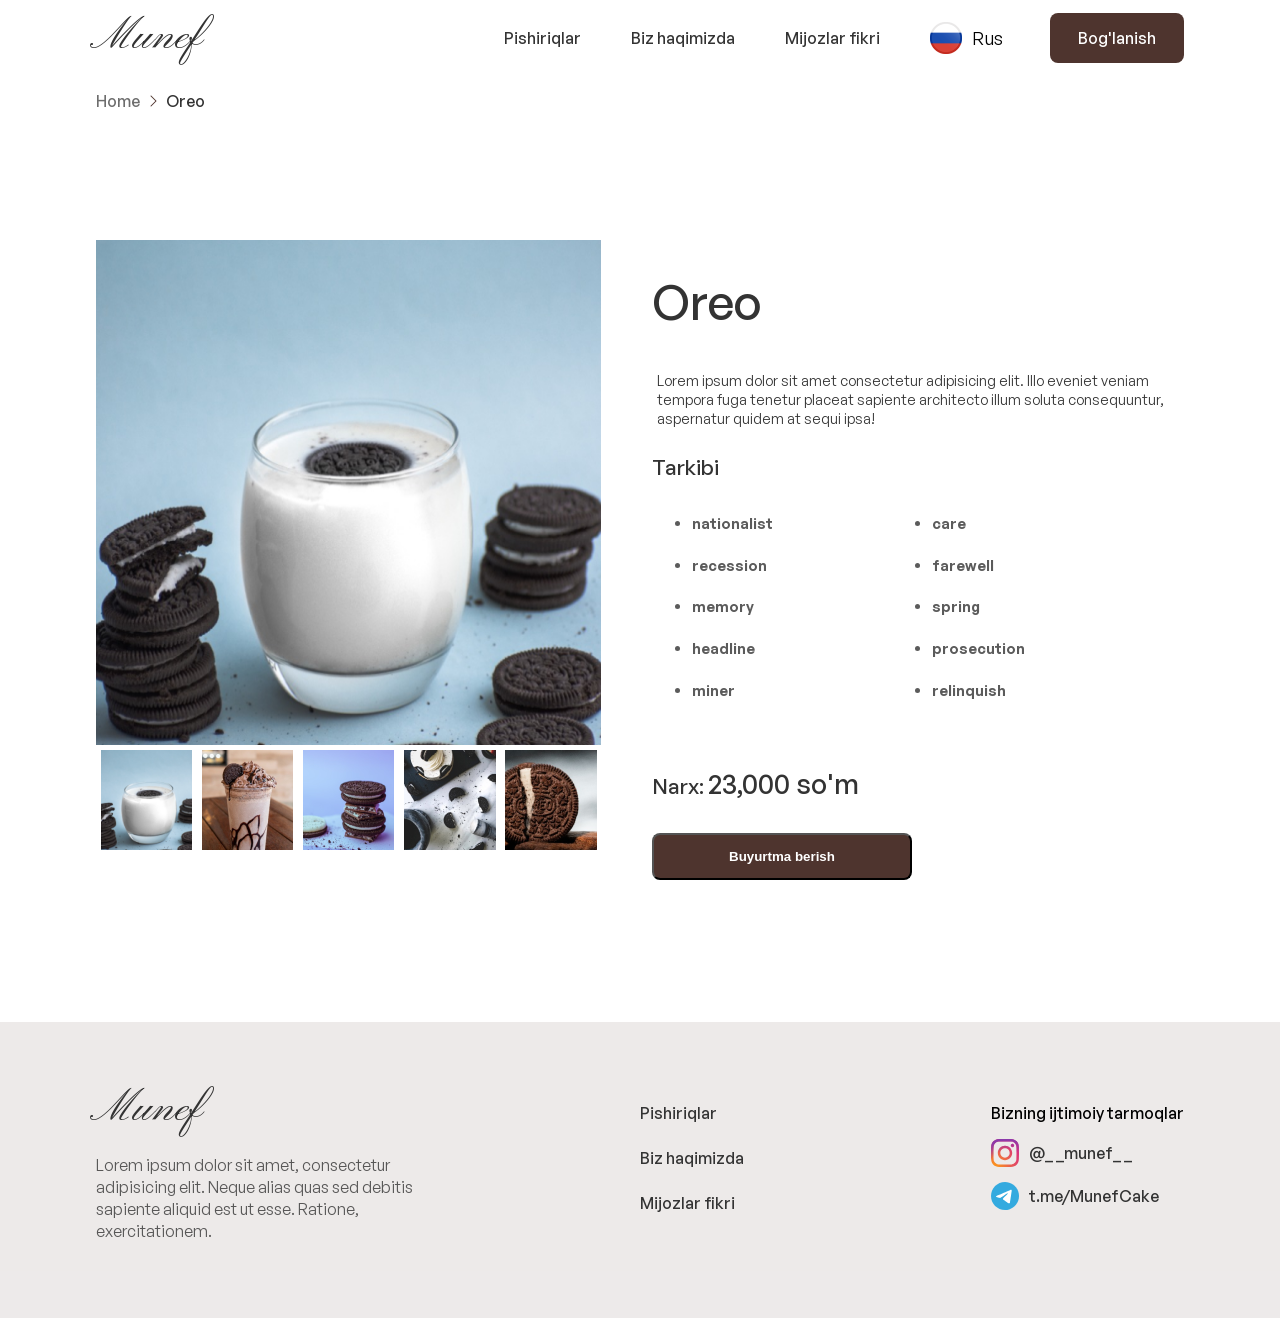
<file: rus/product_detail.html>
<!DOCTYPE html>
<html lang="en">

<head>
    <meta charset="UTF-8">
    <meta name="viewport" content="width=device-width, initial-scale=1.0">
    <link rel="stylesheet" href="../style.css">
    <link rel="stylesheet" href="https://cdnjs.cloudflare.com/ajax/libs/font-awesome/6.5.1/css/all.min.css"
        integrity="sha512-DTOQO9RWCH3ppGqcWaEA1BIZOC6xxalwEsw9c2QQeAIftl+Vegovlnee1c9QX4TctnWMn13TZye+giMm8e2LwA=="
        crossorigin="anonymous" referrerpolicy="no-referrer" />
    <title>Munef</title>
</head>

<body>
    <div id="preloader"></div>
    <div class="header">
        <div class="nav">
            <input type="checkbox" id="nav-check" />
            <a href="index.html" class="nav-header">
                <div class="nav-title">
                    Munef
                </div>
            </a>
            <div class="nav-btn">
                <div class="switch_lang_mob">
                    <div class="switch_lang">
                        <div class="selected_lang" id="selectedLang2">
                            <img src="../img/rusflag.png" alt="">Rus
                        </div>
                        <div class="selection_lang" id="languageOptions2" style="display: none;">
                            <a href="../product_detail.html" class="sl1" id="uzbLang2"><img src="../img/uzbflag.png" alt="">Uzb</a>
                            <a href="product_detail.html" class="sl2" id="rusLang2"><img src="../img/rusflag.png" alt="">Rus</a>
                        </div>
                    </div>
                </div>
                <label for="nav-check">
                    <span></span>
                    <span></span>
                    <span></span>
                </label>
            </div>
            <nav class="nav-links">
                <a href="index.html#products">
                    Pishiriqlar
                </a>
                <a href="index.html#about">Biz haqimizda</a>
                <a href="index.html#fikrlar">Mijozlar fikri</a>
                <div class="switch_lang_des">
                    <div class="switch_lang">
                        <div class="selected_lang" id="selectedLang">
                            <img src="../img/rusflag.png" alt="">Rus
                        </div>
                        <div class="selection_lang" id="languageOptions" style="display: none;">
                            <a href="../product_detail.html" class="sl1" id="uzbLang"><img src="../img/uzbflag.png" alt="">Uzb</a>
                            <a href="product_detail.html" class="sl2" id="rusLang"><img src="../img/rusflag.png" alt="">Rus</a>
                        </div>
                    </div>
                </div>
                <a href="contact.html" class="contact-btn">Bog'lanish</a>
            </nav>
        </div>
    </div>
    </div>
    <div class="body">

        <div class="breadcrumbs">
            <div class="bc_item1">Home</div>
            <img class="bc_item2" src="../img/slash.png" alt="">
            <div class="bc_item3">Oreo</div>
        </div>

        <div class="order">
            <div class="card-wrapper">
                <div class="card">
                    <!-- card left -->
                    <div class="card_imgs">
                        <div class="product-imgs">
                            <div class="img-display">
                                <div class="img-showcase">
                                    <img src="../img/Rectangle 22.png" alt="shoe image">
                                    <img src="../img/Rectangle 23.png" alt="shoe image">
                                    <img src="../img/Rectangle 24.png" alt="shoe image">
                                    <img src="../img/Rectangle 25.png" alt="shoe image">
                                    <img src="../img/Rectangle 26.png" alt="shoe image">
                                </div>
                            </div>
                            <div class="img-select">
                                <div class="img-item">
                                    <a href="#" data-id="1">
                                        <img src="../img/Rectangle 22.png" alt="shoe image">
                                    </a>
                                </div>
                                <div class="img-item">
                                    <a href="#" data-id="2">
                                        <img src="../img/Rectangle 23.png" alt="shoe image">
                                    </a>
                                </div>
                                <div class="img-item">
                                    <a href="#" data-id="3">
                                        <img src="../img/Rectangle 24.png" alt="shoe image">
                                    </a>
                                </div>
                                <div class="img-item">
                                    <a href="#" data-id="4">
                                        <img src="../img/Rectangle 25.png" alt="shoe image">
                                    </a>
                                </div>
                                <div class="img-item">
                                    <a href="#" data-id="5">
                                        <img src="../img/Rectangle 26.png" alt="shoe image">
                                    </a>
                                </div>
                            </div>
                        </div>
                    </div>
                    <!-- card right -->
                    <div class="product-content">

                        <div class="product-detail">
                            <h1 class="product-name">Oreo </h1>
                            <p>Lorem ipsum dolor sit amet consectetur adipisicing elit. Illo eveniet veniam tempora fuga
                                tenetur placeat sapiente architecto illum soluta consequuntur, aspernatur quidem at
                                sequi ipsa!</p>
                            <h3 class="tar"> Tarkibi</h3>
                            <div class="inf">

                                <ul>
                                    <li>nationalist</li>
                                    <li>care</li>
                                    <li>recession</li>
                                    <li>farewell</li>
                                    <li>memory</li>
                                    <li>spring</li>
                                    <li>headline </li>
                                    <li>prosecution</li>
                                    <li>miner </li>
                                    <li>relinquish</li>
                                </ul>
                            </div>

                        </div>

                        <div class="purchase-info">
                            <div class="narx">
                                <p>Narx: <span class="narx2">23,000 so'm</span></p>
                            </div>

                            <button type="button">Buyurtma berish</button>
                        </div>
                    </div>
                </div>
            </div>
        </div>
    </div>
    <div class="footer">
        <div class="footerel">
            <div class="nav-title">
                Munef
            </div>
            <p class="desc3">Lorem ipsum dolor sit amet, consectetur adipisicing elit. Neque alias quas sed debitis
                sapiente aliquid est ut esse. Ratione, exercitationem.</p>
        </div>
        <div class="mobile-res">
            <div class="footer-item">
                <div>
                    <a href="index.html#products">
                        Pishiriqlar
                    </a>


                </div>
                <div>
                    <a href="index.html#about">Biz haqimizda</a>
                </div>
                <div>
                    <a href="index.html#fikrlar">Mijozlar fikri</a>
                </div>
            </div>

            <div class="footer-item">
                <div> Bizning ijtimoiy tarmoqlar</div>
                <div class="social-ins">
                    <svg xmlns="http://www.w3.org/2000/svg" width="28" height="28" viewBox="0 0 28 28" fill="none">
                        <path
                            d="M9.33445 14C9.33445 11.4228 11.4232 9.33296 14.0006 9.33296C16.5779 9.33296 18.6678 11.4228 18.6678 14C18.6678 16.5772 16.5779 18.667 14.0006 18.667C11.4232 18.667 9.33445 16.5772 9.33445 14ZM6.81144 14C6.81144 17.9704 10.03 21.1888 14.0006 21.1888C17.9711 21.1888 21.1897 17.9704 21.1897 14C21.1897 10.0296 17.9711 6.81117 14.0006 6.81117C10.03 6.81117 6.81144 10.0296 6.81144 14ZM19.7942 6.52613C19.7941 6.8584 19.8925 7.18325 20.077 7.4596C20.2615 7.73595 20.5238 7.95138 20.8307 8.07866C21.1377 8.20594 21.4755 8.23934 21.8014 8.17465C22.1273 8.10996 22.4267 7.95007 22.6618 7.71521C22.8969 7.48036 23.057 7.18107 23.1219 6.85521C23.1869 6.52935 23.1538 6.19154 23.0267 5.88451C22.8997 5.57748 22.6845 5.31502 22.4082 5.1303C22.132 4.94559 21.8072 4.84693 21.475 4.8468H21.4743C21.0289 4.84701 20.6018 5.02398 20.2868 5.33885C19.9718 5.65372 19.7946 6.08074 19.7942 6.52613ZM8.34433 25.3957C6.97934 25.3335 6.23742 25.1061 5.74437 24.9141C5.09072 24.6596 4.62433 24.3565 4.13397 23.8669C3.64362 23.3772 3.34009 22.9113 3.08673 22.2576C2.89453 21.7648 2.66716 21.0227 2.60511 19.6578C2.53724 18.1821 2.52369 17.7388 2.52369 14.0001C2.52369 10.2614 2.53836 9.81938 2.60511 8.34243C2.66727 6.97749 2.89632 6.23683 3.08673 5.74258C3.34121 5.08894 3.64429 4.62258 4.13397 4.13224C4.62366 3.6419 5.0896 3.33838 5.74437 3.08504C6.23719 2.89285 6.97934 2.66549 8.34433 2.60344C9.82011 2.53557 10.2634 2.52202 14.0006 2.52202C17.7377 2.52202 18.1815 2.53669 19.6585 2.60344C21.0235 2.6656 21.7642 2.89464 22.2584 3.08504C22.9121 3.33838 23.3785 3.64258 23.8688 4.13224C24.3592 4.6219 24.6616 5.08894 24.9161 5.74258C25.1083 6.23538 25.3356 6.97749 25.3977 8.34243C25.4656 9.81938 25.4791 10.2614 25.4791 14.0001C25.4791 17.7388 25.4656 18.1808 25.3977 19.6578C25.3355 21.0227 25.107 21.7646 24.9161 22.2576C24.6616 22.9113 24.3585 23.3776 23.8688 23.8669C23.3791 24.3561 22.9121 24.6596 22.2584 24.9141C21.7656 25.1063 21.0235 25.3336 19.6585 25.3957C18.1827 25.4635 17.7394 25.4771 14.0006 25.4771C10.2617 25.4771 9.81966 25.4635 8.34433 25.3957ZM8.22841 0.084784C6.73797 0.152656 5.71951 0.388976 4.83008 0.735056C3.90896 1.09245 3.12918 1.57192 2.34997 2.34987C1.57075 3.12782 1.09249 3.9088 0.735085 4.82989C0.388992 5.71984 0.152662 6.7377 0.0847874 8.22808C0.0157926 9.72082 0 10.198 0 14C0 17.802 0.0157926 18.2792 0.0847874 19.7719C0.152662 21.2624 0.388992 22.2802 0.735085 23.1701C1.09249 24.0906 1.57086 24.8725 2.34997 25.6501C3.12907 26.4277 3.90896 26.9065 4.83008 27.2649C5.72119 27.611 6.73797 27.8473 8.22841 27.9152C9.72199 27.9831 10.1985 28 14.0006 28C17.8027 28 18.2799 27.9842 19.7727 27.9152C21.2633 27.8473 22.2811 27.611 23.171 27.2649C24.0916 26.9065 24.8719 26.4281 25.6512 25.6501C26.4304 24.8722 26.9076 24.0906 27.266 23.1701C27.6121 22.2802 27.8496 21.2623 27.9163 19.7719C27.9842 18.2781 28 17.802 28 14C28 10.198 27.9842 9.72082 27.9163 8.22808C27.8485 6.73758 27.6121 5.71928 27.266 4.82989C26.9076 3.90936 26.4291 3.12906 25.6512 2.34987C24.8732 1.57069 24.0916 1.09245 23.1722 0.735056C22.2811 0.388976 21.2632 0.151536 19.7738 0.084784C18.281 0.016912 17.8038 0 14.0017 0C10.1996 0 9.72199 0.015792 8.22841 0.084784Z"
                            fill="url(#paint0_radial_101_26)" />
                        <path
                            d="M9.33445 14C9.33445 11.4228 11.4232 9.33296 14.0006 9.33296C16.5779 9.33296 18.6678 11.4228 18.6678 14C18.6678 16.5772 16.5779 18.667 14.0006 18.667C11.4232 18.667 9.33445 16.5772 9.33445 14ZM6.81144 14C6.81144 17.9704 10.03 21.1888 14.0006 21.1888C17.9711 21.1888 21.1897 17.9704 21.1897 14C21.1897 10.0296 17.9711 6.81117 14.0006 6.81117C10.03 6.81117 6.81144 10.0296 6.81144 14ZM19.7942 6.52613C19.7941 6.8584 19.8925 7.18325 20.077 7.4596C20.2615 7.73595 20.5238 7.95138 20.8307 8.07866C21.1377 8.20594 21.4755 8.23934 21.8014 8.17465C22.1273 8.10996 22.4267 7.95007 22.6618 7.71521C22.8969 7.48036 23.057 7.18107 23.1219 6.85521C23.1869 6.52935 23.1538 6.19154 23.0267 5.88451C22.8997 5.57748 22.6845 5.31502 22.4082 5.1303C22.132 4.94559 21.8072 4.84693 21.475 4.8468H21.4743C21.0289 4.84701 20.6018 5.02398 20.2868 5.33885C19.9718 5.65372 19.7946 6.08074 19.7942 6.52613ZM8.34433 25.3957C6.97934 25.3335 6.23742 25.1061 5.74437 24.9141C5.09072 24.6596 4.62433 24.3565 4.13397 23.8669C3.64362 23.3772 3.34009 22.9113 3.08673 22.2576C2.89453 21.7648 2.66716 21.0227 2.60511 19.6578C2.53724 18.1821 2.52369 17.7388 2.52369 14.0001C2.52369 10.2614 2.53836 9.81938 2.60511 8.34243C2.66727 6.97749 2.89632 6.23683 3.08673 5.74258C3.34121 5.08894 3.64429 4.62258 4.13397 4.13224C4.62366 3.6419 5.0896 3.33838 5.74437 3.08504C6.23719 2.89285 6.97934 2.66549 8.34433 2.60344C9.82011 2.53557 10.2634 2.52202 14.0006 2.52202C17.7377 2.52202 18.1815 2.53669 19.6585 2.60344C21.0235 2.6656 21.7642 2.89464 22.2584 3.08504C22.9121 3.33838 23.3785 3.64258 23.8688 4.13224C24.3592 4.6219 24.6616 5.08894 24.9161 5.74258C25.1083 6.23538 25.3356 6.97749 25.3977 8.34243C25.4656 9.81938 25.4791 10.2614 25.4791 14.0001C25.4791 17.7388 25.4656 18.1808 25.3977 19.6578C25.3355 21.0227 25.107 21.7646 24.9161 22.2576C24.6616 22.9113 24.3585 23.3776 23.8688 23.8669C23.3791 24.3561 22.9121 24.6596 22.2584 24.9141C21.7656 25.1063 21.0235 25.3336 19.6585 25.3957C18.1827 25.4635 17.7394 25.4771 14.0006 25.4771C10.2617 25.4771 9.81966 25.4635 8.34433 25.3957ZM8.22841 0.084784C6.73797 0.152656 5.71951 0.388976 4.83008 0.735056C3.90896 1.09245 3.12918 1.57192 2.34997 2.34987C1.57075 3.12782 1.09249 3.9088 0.735085 4.82989C0.388992 5.71984 0.152662 6.7377 0.0847874 8.22808C0.0157926 9.72082 0 10.198 0 14C0 17.802 0.0157926 18.2792 0.0847874 19.7719C0.152662 21.2624 0.388992 22.2802 0.735085 23.1701C1.09249 24.0906 1.57086 24.8725 2.34997 25.6501C3.12907 26.4277 3.90896 26.9065 4.83008 27.2649C5.72119 27.611 6.73797 27.8473 8.22841 27.9152C9.72199 27.9831 10.1985 28 14.0006 28C17.8027 28 18.2799 27.9842 19.7727 27.9152C21.2633 27.8473 22.2811 27.611 23.171 27.2649C24.0916 26.9065 24.8719 26.4281 25.6512 25.6501C26.4304 24.8722 26.9076 24.0906 27.266 23.1701C27.6121 22.2802 27.8496 21.2623 27.9163 19.7719C27.9842 18.2781 28 17.802 28 14C28 10.198 27.9842 9.72082 27.9163 8.22808C27.8485 6.73758 27.6121 5.71928 27.266 4.82989C26.9076 3.90936 26.4291 3.12906 25.6512 2.34987C24.8732 1.57069 24.0916 1.09245 23.1722 0.735056C22.2811 0.388976 21.2632 0.151536 19.7738 0.084784C18.281 0.016912 17.8038 0 14.0017 0C10.1996 0 9.72199 0.015792 8.22841 0.084784Z"
                            fill="url(#paint1_radial_101_26)" />
                        <defs>
                            <radialGradient id="paint0_radial_101_26" cx="0" cy="0" r="1" gradientUnits="userSpaceOnUse"
                                gradientTransform="translate(3.72012 28.1323) scale(36.5531 36.5516)">
                                <stop offset="0.09" stop-color="#FA8F21" />
                                <stop offset="0.78" stop-color="#D82D7E" />
                            </radialGradient>
                            <radialGradient id="paint1_radial_101_26" cx="0" cy="0" r="1" gradientUnits="userSpaceOnUse"
                                gradientTransform="translate(16.9814 29.3867) scale(28.8089 28.8077)">
                                <stop offset="0.64" stop-color="#8C3AAA" stop-opacity="0" />
                                <stop offset="1" stop-color="#8C3AAA" />
                            </radialGradient>
                        </defs>
                    </svg>
                    <a href="https://www.instagram.com/__munef__/" target="_blank"> @_ _munef_ _</a>
                </div>
                <div class="social-tg">
                    <svg xmlns="http://www.w3.org/2000/svg" width="28" height="28" viewBox="0 0 28 28" fill="none">
                        <path
                            d="M14 28C21.732 28 28 21.732 28 14C28 6.26802 21.732 0 14 0C6.26802 0 0 6.26802 0 14C0 21.732 6.26802 28 14 28Z"
                            fill="#34AADF" />
                        <path
                            d="M6.00157 13.6935C6.00157 13.6935 12.9365 10.7432 15.3416 9.70427C16.2636 9.28875 19.3903 7.95897 19.3903 7.95897C19.3903 7.95897 20.8334 7.37725 20.7131 8.79007C20.673 9.37185 20.3524 11.408 20.0317 13.6104C19.5506 16.727 19.0295 20.1344 19.0295 20.1344C19.0295 20.1344 18.9493 21.0902 18.2679 21.2564C17.5864 21.4226 16.464 20.6747 16.2636 20.5084C16.1032 20.3838 13.2571 18.5138 12.2149 17.5996C11.9343 17.3503 11.6136 16.8517 12.255 16.2699C13.6981 14.8986 15.4218 13.1949 16.464 12.1145C16.945 11.6158 17.426 10.4523 15.4218 11.8651C12.5757 13.9013 9.76965 15.8128 9.76965 15.8128C9.76965 15.8128 9.12826 16.2283 7.92569 15.8543C6.72307 15.4804 5.32006 14.9817 5.32006 14.9817C5.32006 14.9817 4.35805 14.3584 6.00157 13.6935Z"
                            fill="white" />
                    </svg> <a href="https://t.me/MunefCake" target="_blank"> t.me/MunefCake </a>
                </div>
            </div>
        </div>
    </div>
    <script>
        //loader

        var loader = document.getElementById("preloader");
        window.addEventListener("load", function () {
            loader.style.display = "none";
        });

        // languageSwitcher.js

        document.addEventListener('DOMContentLoaded', function () {

            document.getElementById('selectedLang').addEventListener('click', function () {
                var languageOptions = document.getElementById('languageOptions');
                if (languageOptions.style.display === 'none') {
                    languageOptions.style.display = 'block';
                } else {
                    languageOptions.style.display = 'none';
                }
            });

            document.getElementById('uzbLang').addEventListener('click', function () {
                changeLanguage('uzbflag.png', 'Uzb');
            });

            document.getElementById('rusLang').addEventListener('click', function () {
                changeLanguage('rusflag.png', 'Rus');
            });

            function changeLanguage(flagImage, languageText) {
                document.getElementById('selectedLang').innerHTML = '<img src="../img/' + flagImage + '" alt="">' + languageText;
                document.getElementById('languageOptions').style.display = 'none';
            }
        });


        //language switcher2

        document.getElementById('selectedLang2').addEventListener('click', function () {
            var languageOptions2 = document.getElementById('languageOptions2');
            if (languageOptions2.style.display === 'none') {
                languageOptions2.style.display = 'block';
            } else {
                languageOptions2.style.display = 'none';
            }
        });

        document.getElementById('uzbLang2').addEventListener('click', function () {
            changeLanguage2('uzbflag.png', 'Uzb');
        });

        document.getElementById('rusLang2').addEventListener('click', function () {
            changeLanguage2('rusflag.png', 'Rus');
        });

        function changeLanguage2(flagImage2, languageText2) {
            document.getElementById('selectedLang2').innerHTML = '<img src="../img/' + flagImage2 + '" alt="">' + languageText2;
            document.getElementById('languageOptions2').style.display = 'none';
        }
    </script>
    <script src="../main.js"></script>
</body>

</html>
</file>
<file: style.css>
@import url("https://fonts.googleapis.com/css2?family=Open+Sans:wght@300;400;600;700;800&display=swap");

@font-face {
  font-family: "Kapakana Regular";
  font-style: normal;
  font-weight: normal;
  src: local("Kapakana Regular"),
    url("./fonts/Kapakana[wght].woff") format("woff");
}

@font-face {
  font-family: 'GeneralSans-Variable';
  src: url('./fonts/GeneralSans-Variable.ttf') format('truetype');
       font-weight: 200 700;
       font-display: swap;
       font-style: normal;
}

:root {
  --primary-color: #333;
  --secondary: #4e342e;
}

body {
  margin: 0;
  font-family: GeneralSans-Variable;
  scroll-behavior: smooth;
  background: #fff;
}
.body {
  padding: 80px 96px 0 96px;
}
#preloader {
  background: #fff url(./img/loading.gif) no-repeat center center;
  background-size: 15%;
  height: 100vh;
  width: 100%;
  position: fixed;
  z-index: 100;
}
select {
  -webkit-appearance: none;
  -moz-appearance: none;
  appearance: none;
}
a {
  text-decoration: none;
}
@media (min-width: 769px) {
  .header {
    position: fixed;
    z-index: 10;
    width: 100%;
    padding: 10px 0;
    background: #fff;
    top: 0;
    margin-bottom: 50px;
  }
}
.header {
  z-index: 100;
  width: 100%;
}
.nav {
  margin: 0 auto;
  z-index: 10;
  padding: 0 96px;
  display: flex;
  align-items: center;
  justify-content: space-between;
}

.nav .nav-btn {
  display: none;
  z-index: 100;
}

.nav .nav-links {
  font-size: 18px;
  display: flex;
  align-items: center;
  gap: 50px;
}

.nav .nav-links > a {
  display: inline-block;
  text-decoration: none;
  color: var(--primary-color);

  font-size: 16px;
  font-weight: 500;

}

.nav #nav-check {
  display: none;
}

.nav-title {
  font-family: Kapakana Regular;
  color: var(--black, #333);
  font-size: 56px;
  font-style: normal;
  font-weight: 400;
  line-height: normal;
}

.contact-name{
  font-size: 27px;
  font-style: normal;
  font-weight: 500;
  line-height: normal;
}
.contact-item{
  color: var(--primary-color);
  font-size: 16px;
  font-style: normal;
  font-weight: 500;
  line-height: normal;
}

.contact-btn {
  text-decoration: none;
  background: #4e342e;
  padding: 14px 28px;
  border-radius: 8px;
  color: #fff !important;
}
.contact-mob {
  display: none !important;
}
.switch_lang_mob {
  display: none;
  background-color: transparent;
}

.switch_lang_mob,
.switch_lang_des {
  border: none;
}

.switch_lang_mob:focus,
.switch_lang_des:focus {
  outline: none;
}
@media (max-width: 768px) {
  .body {
    padding: 0 18px;
  }
  .nav {
    padding: 0 18px;
  }
  .switch_lang_des {
    display: none;
  }
  .switch_lang_mob {
    display: block;
  }
  .contact-btn {
    width: auto;
    margin: 0 10px;
  }
  .nav > .nav-btn {
    display: flex;
    align-items: center;
  }
  .nav > .nav-btn > label {
    display: block;
    padding: 30px 0 20px 20px;
  }
  .nav > .nav-btn > label > span {
    display: block;
    width: 25px;
    height: 10px;
    border-top: 2px solid #000;
  }
  .nav .nav-links {
    position: absolute;
    display: block;
    width: 100%;
    background-color: #fff;
    height: 0px;
    transition: all 0.3s ease-in;
    overflow-y: hidden;
    top: 70px;
    left: 0;
    box-shadow: 0px 200px 400px -56px rgba(0, 0, 0, 0.25);
    -webkit-box-shadow: 0px 200px 400px -56px rgba(0, 0, 0, 0.25);
    -moz-box-shadow: 0px 200px 400px -56px rgba(0, 0, 0, 0.25);
    z-index: 10;
    text-align: center;
  }
  .nav .nav-links a {
    padding: 15px 0;
    display: block;
    color: #333;
  }
  .nav #nav-check:not(:checked) ~ .nav-links {
    height: 0px;
  }
  .nav > #nav-check:checked ~ .nav-links {
    height: calc(45% - 50px);
    overflow-y: auto;
  }
  .nav-links a i {
    display: inline-block;
    color: var(--myteal);
    padding-right: 20px;
  }
}
@media screen and (min-width: 769px) and (max-width: 1200px) {
  .body {
    padding: 90px 32px 0 32px;
  }
  .nav {
    padding: 0 40px;
  }
  .nav .nav-links {
    gap: 10px;
  }
  .purchase-info button {
    width: 100%;
  }
}

/* -------------------contact----------------- */
.contact {
  display: flex;
  justify-content: space-between;
  width: 728px;
  margin: 0 auto;
  padding: 100px 0;
}

.boglanish {
  width: 50%;
}

.boglanish div {
  color: #333;
}

.call,
.loc {
  display: flex;
  align-items: center;
}

.call svg,
.loc svg {
  padding-right: 7px;
}

.aloqa {
  display: block;
}

.aloqa input {
  width: 312px;
  display: block;
  border: none;
  height: 48px;
  border-radius: 12px;
  background-color: rgb(234, 234, 234);
  margin: 15px 0;
  padding: 0 10px;
}

.aloqa input::placeholder {
  /* padding: 0 10px; */
  color: #000;
  opacity: 0.3;
  font-weight: 700;
}

.aloqa button {
  font-weight: 700;
  background: #4e342e;
  width: 312px;
  height: 48px;
  border-radius: 8px;
  color: #fff;
}
@media (max-width: 768px) {
  .contact {
    display: block;
    width: 100%;
    padding: 20px 0;
  }
  .boglanish,
  .aloqa input,
  .aloqa,
  .aloqa button {
    width: 100%;
  }
}
/* -----------------order----------------- */

.card-wrapper {
  max-width: 1100px;
  margin: 0 auto;
}
.order img {
  width: 100%;
  display: block;
}
.img-display {
  width: 95%;
  overflow: hidden;
}
.img-showcase {
  display: flex;
  width: 100%;
  transition: all 0.5s ease;
}
.img-showcase img {
  min-width: 100%;
}
.img-select {
  width: 95%;
  display: flex;
  justify-content: space-between;
}
.img-item {
  margin: 0.3rem;
}
.img-item:nth-child(1),
.img-item:nth-child(2),
.img-item:nth-child(3) .img-item:nth-child(4) .img-item:nth-child(5) {
  width: 100px;
  height: 100px;
}
.img-item img {
  width: 100%;
  height: 100%;
  object-fit: cover;
}
.img-item:hover {
  opacity: 0.8;
}
.product-name{
  color: var(--primary-color);
  font-size: 47px;
  font-style: normal;
  font-weight: 500;
  /* line-height: normal; */
}

.product-detail h2 {
  text-transform: capitalize;
  color: #12263a;
  padding-bottom: 0.6rem;
}
.product-detail p {
  font-size: 0.9rem;
  padding: 0.3rem;
  opacity: 0.8;
}
.product-detail ul {
  margin: 1rem 0;
  font-size: 0.9rem;
}
.product-detail ul li {
  margin: 0;
  background-size: 18px;
  margin: 0.4rem 0;
  font-weight: 600;
  opacity: 0.9;
}
.product-detail ul li span {
  font-weight: 400;
}
.purchase-info {
  margin: 1.5rem 0;
}
.purchase-info input {
  width: 60px;
}
.purchase-info .btn:first-of-type {
  background: #256eff;
}
.purchase-info .btn:last-of-type {
  background: #f64749;
}
.purchase-info .btn:hover {
  opacity: 0.9;
}
.social-links {
  display: flex;
  align-items: center;
}
.social-links a {
  display: flex;
  align-items: center;
  justify-content: center;
  width: 32px;
  height: 32px;
  color: #000;
  border: 1px solid #000;
  margin: 0 0.2rem;
  border-radius: 50%;
  text-decoration: none;
  font-size: 0.8rem;
  transition: all 0.5s ease;
}
.social-links a:hover {
  background: #000;
  border-color: transparent;
  color: #fff;
}
.purchase-info button {
  font-weight: 700;
  background: #4e342e;
  border-radius: 8px;
  color: #fff;
  display: inline-flex;
  padding: 14px 75px;
  justify-content: center;
  align-items: center;
}
.inf ul {
  display: grid;
  grid-template-columns: auto auto;
}
.inf ul li {
  padding: 5px 0;
  color: var(--primary-color);
  opacity: 0.8;
}
.narx {
  padding: 10px 0;
  font-size: 21px;
  font-style: normal;
  font-weight: 500;
  line-height: normal;
  color: var(--primary-color);
}
.narx2 {
  font-size: 27px;
  font-style: normal;
  font-weight: 500;
  line-height: normal;
  color: var(--primary-color);
}
.tar {
  font-size: 21px;
  font-style: normal;
  font-weight: 500;
  line-height: normal;
  color: var(--primary-color);
}

@media screen and (min-width: 992px) {
  .card {
    display: grid;
    grid-template-columns: repeat(2, 1fr);
    grid-gap: 1.5rem;
  }
  .card-wrapper {
    height: 100vh;
    display: flex;
    justify-content: center;
    align-items: center;
  }
  .product-imgs {
    display: flex;
    flex-direction: column;
    justify-content: center;
  }
  .product-content {
    padding-top: 0;
  }
}

@media (max-width: 768px) {
  .card-wrapper {
    display: block;
  }
  .img-display {
    width: 100%;
  }
  .img-select {
    width: 100%;
  }
  .img-select img {
    object-fit: cover;
  }
  .card-imgs {
    display: flex;
    justify-content: center;
  }
  .img-item:nth-child(1)
    .img-item:nth-child(2)
    .img-item:nth-child(3)
    .img-item:nth-child(4)
    .img-item:nth-child(5) {
    width: 84px !important;
    height: 84px !important;
  }
}

@media screen and (min-width: 769px) and (max-width: 1200px) {
  .img-display{
    width: 100%;
  }
  .img-select{
    width: 100%;
    justify-content: space-around;
    margin: 20px 0;
  }
}

@media (max-width: 550px) {
  .img-item:nth-child(1)
    .img-item:nth-child(2)
    .img-item:nth-child(3)
    .img-item:nth-child(4)
    .img-item:nth-child(5) {
    width: 64px !important;
    height: 64px !important;
  }
}

@media (max-width: 400px) {
  .img-select {
    display: flex;
    justify-content: space-between;
  }
  .img-item:nth-child(1)
    .img-item:nth-child(2)
    .img-item:nth-child(3)
    .img-item:nth-child(4)
    .img-item:nth-child(5) {
    width: 45px !important;
    height: 45px !important;
  }
}

/* -----------------fikrlar--------------- */

.fikrlar {
  margin: 50px 0;
  color: var(--primary-color);
}

.full-boxer {
  display: grid;
  grid-template-columns: auto auto;
  margin: 50px 0;
  width: 100%;
  gap: 40px;
}

.box-top {
  display: flex;
  justify-content: space-between;
  align-items: center;
  margin-bottom: 20px;
}
.comment-box {
  background: white;
  padding: 20px 32px;
  border-radius: 8px;
  cursor: pointer;
  border: 1px solid #33333334;
}

.Profile {
  display: flex;
  align-items: center;
}

.profile-image {
  width: 50px;
  height: 50px;
  border: #33333374 1px solid;
  overflow: hidden;
  border-radius: 50%;
  /* margin-right: 10px; */
  /* margin: 20px 0 0 0; */
}

.profile-image img {
  width: 100%;
  height: 100%;
  object-fit: cover;
  object-position: center;
}

.Name {
  display: flex;
  flex-direction: column;
  margin-left: 10px;
}

.Name strong {
  color: var(--primary-color);
  font-size: 18px;
}

.Name span {
  color: gray;
  margin-top: 2px;
}

.comment p {
  color: var(--primary-color);
  opacity: 0.7;
}

@media (max-width: 768px) {
  .full-boxer {
    display: block;
  }
  .comment-box {
    max-width: 100%;
    margin: 25px 0;
  }
}

/* -----------------footer------------------ */

.footer {
  background-color: rgba(78, 52, 46, 0.1);
  padding: 60px 96px;
  display: flex;
  justify-content: space-between;
}

.footerel {
  width: 30%;
}

.footer-item {
  display: block;
  padding: 20px 0;
  
  font-size: 16px;
  font-style: normal;
  font-weight: 500;
  line-height: normal;
}

.footer-item:nth-child(1) div:nth-child(2) {
  padding: 23px 0;
}

.footer-item:nth-child(2) div:nth-child(2) {
  padding: 15px 0;
}

.footer-item a {
  color: var(--primary-color);
  text-decoration: none;
  font-size: 16px;
  font-style: normal;
  font-weight: 500;
  line-height: normal;
  }

.social-ins {
  display: flex;
  color: rgb(215, 70, 70);
  align-items: center;
}

.social-ins svg,
.social-tg svg {
  padding-right: 10px;
}

.social-tg {
  display: flex;
  color: #0088cc;
  align-items: center;
}

.mobile-res {
  width: 50%;
  display: flex;
  justify-content: space-between;
}

@media screen and (max-width: 1200px) {
  .footer{
    padding: 40px 40px;
  }
}

@media screen and (max-width: 768px) {
  .footer {
    display: block;
    padding: 20px 20px;
  }
  .footer-item {
    font-size: 16px;
  }

  .footerel {
    width: 100%;
  }

  .mobile-res {
    width: 100%;
  }
}

/* Carousel */

.mySlides {
  display: none;
}

.slideshow-container {
  max-width: 100%;
  max-height: 500px;
  position: relative;
  margin-top: 50px;
}
.slideshow-container img {
  width: 100%;
  vertical-align: middle;
  /* height: 100%; */
  max-height: 500px;
  border-radius: 8px;
  object-fit: cover;
}

.slideshow-container .prev,
.slideshow-container .next {
  cursor: pointer;
  position: absolute;
  top: 50%;
  width: auto;
  padding: 16px;
  margin-top: -22px;
  color: white;
  font-weight: bold;
  font-size: 18px;
  transition: 0.6s ease;
  border-radius: 0 3px 3px 0;
  user-select: none;
}

.slideshow-container .next {
  right: 0;
  border-radius: 3px 0 0 3px;
}

.slideshow-container .prev:hover,
.slideshow-container .next:hover {
  background-color: rgba(0, 0, 0, 0.8);
}

.slideshow-container .text {
  color: #f2f2f2;
  font-size: 15px;
  padding: 8px 12px;
  position: absolute;
  bottom: 8px;
  width: 100%;
  text-align: center;
}

.slideshow-container .numbertext {
  color: #f2f2f2;
  font-size: 12px;
  padding: 8px 12px;
  position: absolute;
  top: 0;
}

.dot {
  cursor: pointer;
  height: 12px;
  width: 12px;
  margin: 0 5px;
  background-color: #bbb;
  border-radius: 50%;
  display: inline-block;
  transition: background-color 0.6s ease;
}
.slideshow-container .active,
.dot:hover {
  background-color: #717171;
}

.slideshow-container .fade {
  -webkit-animation-name: fade;
  -webkit-animation-duration: 1.5s;
  animation-name: fade;
  animation-duration: 1.5s;
}
@-webkit-keyframes fade {
  from {
    opacity: 0.4;
  }
  to {
    opacity: 1;
  }
}
@keyframes fade {
  from {
    opacity: 0.4;
  }
  to {
    opacity: 1;
  }
}

@media (max-width: 500px) {
  .prev,
  .next,
  .text {
    font-size: 14px;
  }
}
@media (max-width: 768px) {
  .slideshow-container {
    /* max-height: 350px; */
    margin-top: 0;
  }
}

@media (max-width: 350px) {
  .body {
    padding: 0 5px;
  }
  .nav{
    padding: 0 5px;
  }
  .slideshow-container .prev,
  .slideshow-container .next,
  .slideshow-container .text {
    font-size: 11px;
  }
  .dot {
    height: 10px;
    width: 10px;
  }
  .slideshow-container {
    /* max-height: 150px; */
  }
  .slideshow-container img {
    /* max-height: 150px; */
  }
}
@media only screen and (min-width: 768px) and (max-width: 1200px) {
  .slideshow-container{
    margin-top: 100px;
  }
}
/* Products */

.products {
  margin: 50px 0;
}

.cards {
  display: grid;
  grid-template-columns: 1fr 1fr 1fr 1fr 1fr;
  justify-content: space-around;
  gap: 30px;
  margin: 50px 0;
}

.products_heading {
  font-size: 36px;
  font-style: normal;
  font-weight: 500;
  line-height: normal;
  color: var(--primary-color);
}

.pcard {
  max-width: 224px;
}

img.pcard-img {
  width: 100%;
  height: 70%;
  border-radius: 15px;
  object-fit: cover;
}

.pcard-title {
  color: var(--primary-color);
  font-size: 16px;
  font-style: normal;
  font-weight: 500;
  line-height: normal;
  padding-top: 10px;
  opacity: 0.9;
}

.for-el {
  display: flex;
  justify-content: space-between;
  align-items: end;
}

.pcard-price {
  color: var(--secondary);
  font-size: 21px;
  font-style: normal;
  font-weight: 600;
  line-height: normal;
}

.pcard-cart {
  border: 1px solid #4e342e;
  border-radius: 50%;
  padding: 10px;
  display: flex;
  justify-content: center;
  align-items: center;
}

.products_load {
  display: flex;
  justify-content: center;
 
  
}

.products_load .products-btn {
  padding: 15px 120px;
  border-radius: 12px;
  font-size: 20px;
  border: none;
  background: rgba(78, 52, 46, 0.28);
  color: var(--primary-color);
  font-weight: 500;


}

.single_content {
  display: flex;
  border-radius: 15px;
  border: 2px solid #33333365;
  max-width: 1000px;
  margin: 100px auto;
  max-height: 256px;
}

.single_content .sc_img_m {
  display: none;
}
.single_content .sc_img {
  display: block;
  width: 50%;
}

.sc_detail {
  width: 50%;
  padding: 30px 40px;
}

.sc_title {
  font-size: 27px;
  font-style: normal;
  font-weight: 500;
  line-height: normal;
  color: var(--primary-color);
}

.sc_desc {
  font-size: 16px;
  font-style: normal;
  font-weight: 500;
  line-height: normal;
  color: var(--primary-color);
  opacity: 0.8;
  margin: 25px 0;
}

.sc_btn button {
  border: none;
  padding: 14px 28px;
  border-radius: 8px;
  background: #4e342e;
  color: #fff;
}

@media (max-width: 1200px) {
  .cards {
    grid-template-columns: auto auto auto;
    /* gap: 20px 30px; */
  }
  .sc_detail {
    padding: 20px 30px;
  }
  .sc_desc{
    margin: 10px 0;
  }
}

@media (max-width: 768px) {
  .single_content {
    max-height: 600px;
  }
  .cards {
    grid-template-columns: auto auto;
    gap: 15px;
  }
  .products_heading {
    font-size: 27px;
  }
  .pcard {
    max-width: 164px !important;
  }
  .pcard-img {
    width: 164px !important;
  }
  .products_load .products-btn { 
    text-align: center;
    width: 100%;
    font-size: 16px;
    padding: 15px 0;
  }
  .pcard-price {
    font-size: 16px;
  }
  .single_content {
    display: block;
    max-height: 606px;
  }
  .sc_detail {
    padding:40px 20px;
    width: 90%;
    height: 50%;
  }
  .sc_img_box {
    height: 300px;
    width: 100%;
  }
  .single_content .sc_img_box img {
    display: inline-block;
    width: 100%;
    height: 100%;
    object-fit: cover;
    border-bottom-right-radius: 12px;
    border-bottom-left-radius: 12px;
  }
  .single_content .sc_img {
    display: none;
  }
  .sc_btn button {
    width: 100%;
  }
}
@media (max-width: 350px) {
  .pcard {
    max-width: 124px !important;
  }
  .pcard-img {
    width: 124px !important;
  }
}
/* ------------------------ About----------------- */
.about-name{
  color: var(--primary-color);
  font-size: 16px;
  font-style: normal;
  font-weight: 600;
  line-height: normal;
}


.about-item {
  color: var(--primary-color);


}

.about-heading{
  color: var(--primary-color);

  font-size: 36px;
  font-style: normal;
  font-weight: 500;
  line-height: normal;
}

.about-main {
  display: flex;
  justify-content: space-between;
  /* gap: 100px; */
}

.about_des{
  width: 50%;
}

.about .about_img{
  display: flex;
  justify-content: center;
  width: 50%;
}

.about img {
  width: 50%;
}

.about .address {
  display: block;
  margin: 0;
  padding: 0;
}
.about .cnt {
  display: block;
  height: 70px;
}

.about .adress {
  display: flex;
  align-items: center;
  gap: 0 10px;
  height: 50%;
}

.about .phone {
  display: flex;
  height: 50%;
  align-items: center;
  gap: 0 10px;
}

.about > .about-main > div > .owner {
  padding: 1px 0;
}

.about > .about-main > div > .owner p {
  font-style: italic;
}
.desc3 {
  color: var(--primary-color);
  opacity: 0.8;
}

@media (max-width: 1200px) {
  .about .about-main {
    display: block;
    justify-content: space-around;
  }
  .about .about_img{
    display: flex;
    justify-content: center;
    width: 100%;
  }
  .about_img, .about_des{
    width: 100%;
  }
  .about img {
    width: 100%;
    margin-top: 50px;
  }
}

/* breadcrumbs */

.breadcrumbs {
  display: flex;
  align-items: center;
  gap: 0 5px;
  font-size: 16px;
  font-weight: 500;
  line-height: normal;
  padding: 10px 0;
  color: var(--primary-color);
}

.breadcrumbs .bc_item1 {
  color: #333333b7;
}

@media only screen and (max-width: 768px) {
  .breadcrumbs {
    display: none;
  }
}


/* switch language */

.switch_lang{
  width: 70px;
}
.selected_lang, .sl1, .sl2{
  display: flex;
  align-items: center;
  gap: 10px;
}
.switch_lang img {
  width: 32px;
  height: 32px;
}
.switch_lang .selection_lang{
  position: absolute;
  margin: 10px 0;
  background: #fff;
  padding: 10px;
  border-radius: 12px;
}
</file>
